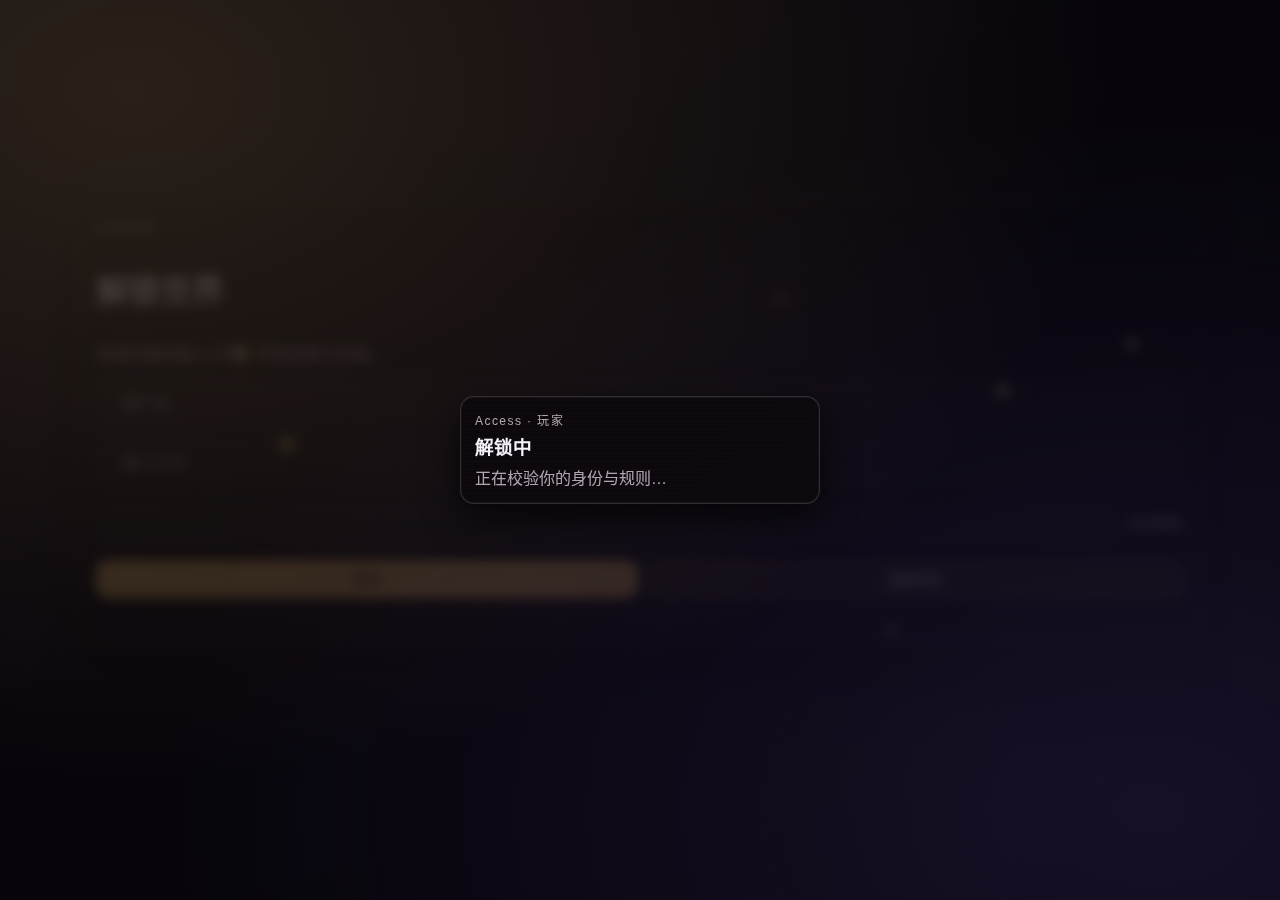
<file: public/index.html>
<!DOCTYPE html>
<html lang="zh-CN">
<head>
    <meta charset="UTF-8">
    <meta name="viewport" content="width=device-width, initial-scale=1.0, maximum-scale=1.0, viewport-fit=cover">
    <meta name="mobile-web-app-capable" content="yes">
    <meta name="apple-mobile-web-app-capable" content="yes">
    <meta name="apple-mobile-web-app-status-bar-style" content="black-translucent">
    <meta name="apple-mobile-web-app-title" content="Yuan">
    <meta name="theme-color" content="#0d080f">
    <meta name="format-detection" content="telephone=no">
    <title>Yuan · Shell</title>
    <link rel="apple-touch-icon" sizes="180x180" href="./assets/apple-touch-icon-180.png">
    <link rel="apple-touch-icon" href="./assets/apple-touch-icon.png">
    <link rel="stylesheet" href="../src/styles/style.css">
    <script src="../src/utils/orientation-lock.js" defer></script>
</head>
<body>
<div id="app-shell">
    <main id="app-root" aria-live="polite"></main>
    <nav id="tab-bar">
        <button data-route="#/home" class="tab-btn active">首页</button>
        <button data-route="#/messages" class="tab-btn">消息</button>
        <button data-route="#/roles" class="tab-btn">角色</button>
        <button data-route="#/settings" class="tab-btn">设置</button>
    </nav>
</div>
<script type="module" src="../src/shell/app.js"></script>
</body>
</html>
</file>
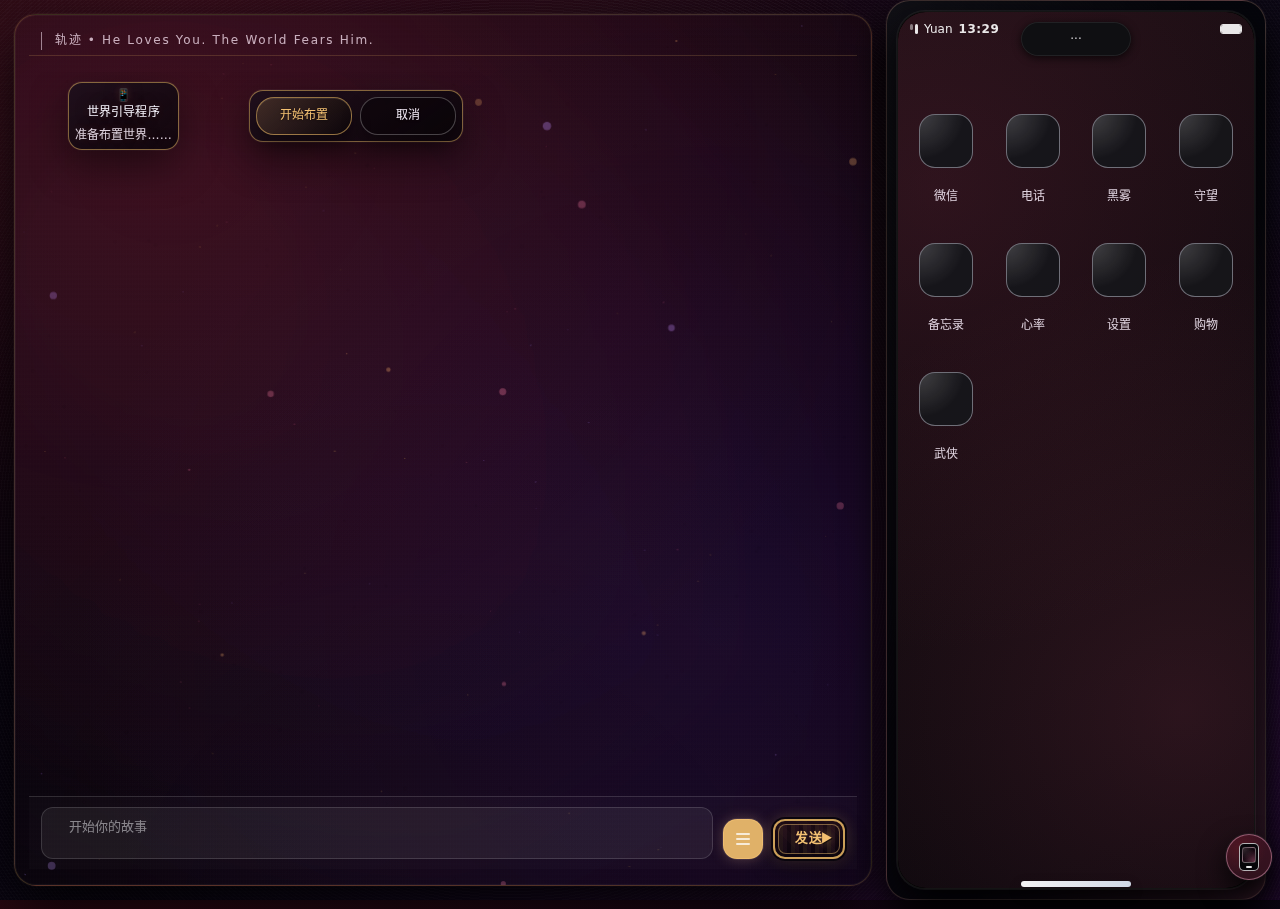
<file: story-embed.html>
<!DOCTYPE html>
<html lang="zh-CN">
<head>
    <meta charset="UTF-8">
    <meta name="viewport" content="width=device-width, initial-scale=1.0, maximum-scale=1.0, viewport-fit=cover, user-scalable=no">
    <meta name="mobile-web-app-capable" content="yes">
    <meta name="apple-mobile-web-app-capable" content="yes">
    <meta name="apple-mobile-web-app-status-bar-style" content="black-translucent">
    <meta name="apple-mobile-web-app-title" content="Yuan">
    <meta name="theme-color" content="#0d080f">
    <meta name="format-detection" content="telephone=no">
    <title>Yuan · Story Panel</title>
    <link rel="apple-touch-icon" sizes="180x180" href="./assets/apple-touch-icon-180.png">
    <link rel="apple-touch-icon" href="./assets/apple-touch-icon.png">
    <link rel="stylesheet" href="../src/styles/legacy-style.css">
    <script src="../src/utils/orientation-lock.js" defer></script>
    <style>
        @media (prefers-reduced-motion: reduce) {
            * { animation-duration: 0.001ms !important; animation-iteration-count: 1 !important; transition-duration: 0.001ms !important; }
        }
    </style>
</head>
<body>
<script>
    (function () {
        const params = new URLSearchParams(location.search);
        const hash = location.hash ? location.hash.replace(/^#/, "") : "";
        const slot = params.get("slot") || hash || "story";
        const role = params.get("role") || "";
        window.__YUAN_SLOT__ = slot;
        window.__SHELL_HOSTED__ = true;
        if (role) window.__YUAN_ROLE_NAME__ = role;
    })();
</script>
<div id="app">
    <section id="story-panel">
        <div id="story-fx-base" class="story-fx-layer"></div>
        <div id="story-fx-upper" class="story-fx-layer"></div>

        <div id="story-bubbles-layer" class="story-bubbles-layer">
            <header id="story-header">
                <div id="story-title-text" class="story-title"></div>
                <div class="story-subtitle">轨迹 • He Loves You. The World Fears Him.</div>
                <span id="role-restore-hint" class="story-restore-hint" aria-live="polite"></span>
            </header>
            <div id="character-sheet" class="character-sheet" aria-hidden="true">
                <div class="sheet-inner">
                    <button id="character-sheet-close" type="button">收合</button>
                    <h3>角色档案</h3>
                    <p>身影固定在城市的霓虹下，习惯以低沉的宣告和缓慢的呼吸控制一切。如同黑雾的代理人，记得每一次心跳、每一条规则。</p>
                    <p>喜好：靠近、降温、热牛奶、泡芙。<br>禁忌：被忽视、未经允许的逃离。</p>
                    <p>提示：若他说“别浪费时间”，代表剧情正在推进到更危险的阶段。</p>
                </div>
            </div>
            <main id="story-log"></main>
        </div>
        <footer id="story-input-row">
            <button id="input-collapse-btn" class="hidden">⌄</button>
            <textarea id="story-input" rows="2" placeholder="开始你的故事"></textarea>
            <div class="story-tools">
                <button id="story-tools-btn" class="story-tools-toggle" aria-label="更多工具">
                    <span class="tool-bar top"></span>
                    <span class="tool-bar middle"></span>
                    <span class="tool-bar bottom"></span>
                </button>
                <div id="story-tools-menu" class="story-tools-menu" aria-hidden="true">
                    <div class="menu-group menu-primary">
                        <div class="menu-head">常用操作</div>
                        <div class="menu-row">
                            <button id="story-tool-system">
                                <span class="icon-system"></span>
                                <span>System Prompt</span>
                            </button>
                        </div>
                        <div class="menu-row">
                            <div class="provider-control">
                                <span>Narrator Model</span>
                                <select id="narrator-model-select"></select>
                            </div>
                        </div>
                        <div class="menu-row">
                            <label class="text-size-control">
                                <span class="text-size-label">Text Size</span>
                                <input id="story-font-slider" type="range" min="12" max="18" value="13">
                                <span id="story-font-value">13px</span>
                            </label>
                        </div>
                    </div>
                    <div class="menu-divider" aria-hidden="true"></div>
                    <div class="menu-group menu-secondary">
                        <div class="menu-head">重启</div>
                        <div class="menu-row">
                            <button id="story-tool-restart">
                                <span class="icon-restart"></span>
                                <span>Restart</span>
                            </button>
                        </div>
                        <div class="menu-hint">Story / Phone / All</div>
                    </div>
                    <div class="menu-divider" aria-hidden="true"></div>
                    <div class="menu-group menu-tertiary">
                        <div class="menu-head">高级联动</div>
                        <div class="menu-row">
                            <button id="story-tool-new-window">
                                <span class="icon-window"></span>
                                <span>新建窗口</span>
                            </button>
                        </div>
                    </div>
                </div>
            </div>
            <button id="story-send" class="click-anim" >发送</button>
        </footer>
        <div id="restart-sheet" class="restart-sheet ui-modal-backdrop" aria-hidden="true">
            <div class="sheet-content ui-modal">
                <header class="ui-modal-header">
                    <p>重启范围</p>
                </header>
                <section class="ui-modal-body">
                    <button data-restart="story">重置剧情记忆</button>
                    <button data-restart="phone">重置手机数据</button>
                    <button data-restart="all">重置全部</button>
                </section>
                <footer class="ui-modal-footer">
                    <button data-restart="cancel" class="ghost">取消</button>
                </footer>
            </div>
        </div>
        <div id="story-edit-sheet" class="story-edit-sheet ui-modal-backdrop" aria-hidden="true">
            <div class="edit-panel ui-modal">
                <header class="ui-modal-header">
                    <p>编辑上一条输入</p>
                </header>
                <section class="ui-modal-body">
                    <textarea id="story-edit-input" rows="4" placeholder="在这里修改上一条发言…"></textarea>
                </section>
                <footer class="edit-actions ui-modal-footer">
                    <button id="story-edit-save" type="button">保存修改</button>
                    <button id="story-edit-cancel" type="button" class="ghost">取消</button>
                </footer>
            </div>
        </div>
    </section>
</div>

<!-- 右侧手机区域（PC 上固定，手机上以弹层方式出现） -->
<aside id="phone-layer">
    <div id="phone-shell" class="phone-pack">


            <div id="status-bar">
                <div class="sb-left">
                    <div class="signal"></div>          
                    <div class="carrier">Yuan</div>
                    <div id="sb-time">08:18</div>
                </div>
                <div class="sb-right">
                    <div class="battery">
                        <div class="battery-level" id="bat-level"></div>
                    </div>
                </div>
            </div>
            <div id="dynamic-island" class="collapsed">
                <div class="island-content">···</div>
                <div class="island-call" id="island-call" aria-hidden="true">
                    <div class="island-call-name" id="island-call-name">未知来电</div>
                    <div class="island-call-actions">
                        <button class="pixel-btn decline" data-call-action="decline">✕</button>
                        <button class="pixel-btn accept" data-call-action="accept">✓</button>
                    </div>
                </div>
                <div class="unlock-ring"></div>
                <div class="unlock-face">🙂</div>
                <div class="unlock-check">✅</div>
            </div>
            <div id="message-banner" aria-hidden="true">
                <div class="message-banner-title" id="message-banner-title"></div>
                <div class="message-banner-text" id="message-banner-text">···</div>
            </div>
        <div id="phone">


            <!-- 首页：图标 -->
            <div id="home-screen">
                <div class="app-icon" data-target="wechat-page">
                    <div class="icon"></div>
                    <p>微信</p>
                </div>
                <div class="app-icon" data-target="call-page">
                    <div class="icon"></div>
                    <p>电话</p>
                </div>
                <div class="app-icon" data-target="darkfog-page">
                    <div class="icon"></div>
                    <p>黑雾</p>
                </div>
                <div class="app-icon" data-target="watch-page">
                    <div class="icon"></div>
                    <p>守望</p>
                </div>
                <div class="app-icon" data-target="memo-page">
                    <div class="icon"></div>
                    <p>备忘录</p>
                </div>
                <div class="app-icon" data-target="heart-page">
                    <div class="icon"></div>
                    <p>心率</p>
                </div>
                <div class="app-icon" data-target="settings-page">
                    <div class="icon"></div>
                    <p>设置</p>
                </div>
                <div class="app-icon" data-target="shopping-page">
                    <div class="icon"></div>
                    <p>购物</p>
                </div>
                <div class="app-icon" data-target="mmo-page">
                    <div class="icon"></div>
                    <p>武侠</p>
                </div>
            </div>

            <!-- 微信页面 -->
            <div id="wechat-page" class="app-page" style="display:none;">
                <div class="page-header ui-page-header">
                    <button class="back-home">‹</button>
                    <span id="wechat-top">Wechat (3)</span>
                    <button id="contacts-add-btn" class="contact-add-btn" aria-label="添加好友">＋</button>
                    <div class="chat-window-head" id="chat-head-controls" style="display:none;">
                        <button id="chat-back" class="chat-head-btn" aria-label="返回">‹</button>
                        <div class="chat-head-info">
                            <span class="chat-title" id="chat-title"></span>
                            <span class="chat-status" id="chat-status-text"></span>
                            <span class="chat-unread-total" id="chat-unread-total" style="display:none;"></span>
                        </div>
                        <div class="chat-head-actions">
                            <button id="chat-menu-btn" class="chat-menu-btn chat-head-btn" aria-label="更多选项">⋯</button>
                            <div id="chat-head-menu" class="chat-head-menu" aria-hidden="true">
                                <button data-chat-menu="pin">置顶 / 取消</button>
                                <button data-chat-menu="block">拉黑 / 解除</button>
                            </div>
                        </div>
                    </div>
                </div>
                <div class="app-scroll wechat-body">
                    <div class="wechat-content">
                        <div class="wechat-panel" id="wechat-chats"></div>

                        <div class="wechat-panel wechat-moments-wrap" id="wechat-moments" style="display:none;">
                            <div class="moments-hero">
                                <div class="moments-notice-slot">
                                    <div id="moments-notice-rail" class="moments-notice-rail" style="display:none;"></div>
                                </div>
                                <div class="moments-cover"></div>
                                <div class="moments-avatar"></div>
                            </div>
                            <div class="moment-composer" id="moment-composer">
                                <textarea id="moment-composer-input" rows="2" placeholder="发一条朋友圈…"></textarea>
                                <div class="moment-composer-actions">
                                    <button id="moment-composer-send">发布</button>
                                </div>
                            </div>
                            <div class="moments-feed-inner" id="wechat-moments-feed"></div>
                            <div id="moments-notice-panel" class="moments-notice-panel" aria-hidden="true">
                                <div class="moments-notice-inner">
                                    <div class="notice-panel-head">
                                        <span>通知记录</span>
                                        <button id="moments-notice-close" aria-label="关闭">×</button>
                                    </div>
                                    <div class="moments-notice-list" id="moments-notice-list"></div>
                                </div>
                            </div>
                        </div>

                        <div class="wechat-panel" id="wechat-wallet" style="display:none;">
                            <div class="wallet-balance">
                                <div class="label">零钱</div>
                                <div class="value" id="wallet-balance-amt">¥ 2,180.00</div>
                                <div class="sub">最近到账：¥1314.00</div>
                            </div>
                            <div class="wallet-actions" id="wallet-actions"></div>
                        </div>

                        <div class="wechat-chat-window" id="wechat-chat-window" style="display:none;">
                            <div class="chat-window-log" id="wechat-chat-log"></div>
                            <div class="chat-window-input">
                                <button id="chat-actions-toggle" aria-label="更多功能">＋</button>
                                <input id="wechat-chat-input" placeholder="输入消息…" />
                                <button id="wechat-chat-send">发送</button>
                            </div>
                            <div class="chat-actions-panel" id="chat-actions-panel">
                                <div class="chat-actions-buttons" id="chat-actions-buttons">
                                    <button data-chataction="pay">转账</button>
                                    <button data-chataction="red">红包</button>
                                </div>
                                <div class="chat-action-form" id="chat-action-form">
                                    <div class="chat-action-display" id="chat-action-display">¥0.00</div>
                                    <div class="chat-action-keypad" id="chat-action-keypad"></div>
                                    <div class="chat-action-form-buttons">
                                        <button id="chat-action-confirm">确认</button>
                                        <button id="chat-action-cancel" type="button">取消</button>
                                    </div>
                                </div>
                            </div>
                        </div>
                    </div>

                    <div class="wechat-tabs wechat-bottom-tabs" id="wechat-bottom">
                        <button data-wtab="chats" class="active">聊天</button>
                        <button data-wtab="moments">朋友圈</button>
                        <button data-wtab="wallet">钱包</button>
                    </div>
                </div>

                <div id="chat-context-menu" class="chat-context-menu" aria-hidden="true">
                    <button data-context-action="recall">撤回消息</button>
                </div>
                <div id="add-friend-modal" class="modal" aria-hidden="true">
                    <div class="modal-content">
                        <h3>添加好友</h3>
                        <input id="add-friend-input" type="text" placeholder="输入名称">
                        <div class="modal-actions">
                            <button id="add-friend-confirm">发送请求</button>
                            <button id="add-friend-cancel" class="ghost">取消</button>
                        </div>
                    </div>
                </div>
                <div id="moment-delete-modal" class="modal" aria-hidden="true">
                    <div class="modal-content">
                        <h3>确认删除</h3>
                        <p>删除后将移除这条动态并同步到记忆中，是否继续？</p>
                        <div class="modal-actions">
                            <button id="moment-delete-confirm">确认删除</button>
                            <button id="moment-delete-cancel" class="ghost">取消</button>
                        </div>
                    </div>
                </div>
            </div>

            <!-- 电话页面 -->
            <div id="call-page" class="app-page" style="display:none;">
                <div class="page-header ui-page-header">
                    <button class="back-home">‹</button>
                </div>
                <div class="page-body app-scroll">
                    <div class="call-tabs">
                        <button data-ctab="history" class="active">通话记录</button>
                        <button data-ctab="contacts">联系人</button>
                        <button data-ctab="keypad">拨号</button>
                    </div>
                    <div class="call-panel" id="call-history"></div>
                    <div class="call-panel" id="call-contacts" style="display:none;"></div>
                    <div class="call-panel" id="call-keypad" style="display:none;">
                        <div class="dial-display" id="dial-display">输入号码…</div>
                        <div class="dial-grid" id="dial-grid"></div>
                        <button class="dial-call" id="dial-call">拨打</button>
                    </div>
                </div>
            </div>

            <!-- 黑雾页面 -->
            <div id="darkfog-page" class="app-page" style="display:none;">
                <div class="page-header ui-page-header">
                    <button class="back-home">‹</button>
                    <span>黑雾</span>
                </div>
                <div class="page-body">
                    <p>这里以后可以做黑雾调度、压迫感控制面板。</p>
                </div>
            </div>

            <!-- 守望页面 -->
            <div id="watch-page" class="app-page" style="display:none;">
                <div class="page-header ui-page-header">
                    <button class="back-home">‹</button>
                    <span>守望</span>
                </div>
                <div class="page-body">
                    <p>这里以后可以做定位、投影、痕迹记录。</p>
                </div>
            </div>

            <!-- 备忘录页面 -->
            <div id="memo-page" class="app-page" style="display:none;">
                <div class="page-header ui-page-header">
                    <button class="back-home">‹</button>
                    <span>备忘录</span>
                </div>
                <div class="app-scroll memo-body">
                    <div class="memo-controls">
                        <button id="memo-clear">清空</button>
                    </div>
                    <div class="memo-log" id="memo-log"></div>
                </div>
            </div>

            <!-- 心率页面 -->
            <div id="heart-page" class="app-page" style="display:none;">
                <div class="page-header ui-page-header">
                    <button class="back-home">‹</button>
                    <span>心率</span>
                </div>
                <div class="page-body">
                    <p>这里以后接你的心率小游戏。</p>
                </div>
            </div>

            <!-- 设置页面 -->
            <div id="settings-page" class="app-page" style="display:none;">
                <div class="page-header ui-page-header">
                    <button class="back-home">‹</button>
                </div>
                <div class="page-body app-scroll">
                    <div class="card-block">壁纸 · 默认</div>
                    <div class="card-block">AI 模型 · 待接入</div>
                    <div class="card-block">记忆清单 · 0 条</div>
                </div>
            </div>
            <!-- 购物页面 -->
            <div id="shopping-page" class="app-page" style="display:none;">
                <div class="page-header ui-page-header">
                    <button class="back-home">‹</button>
                    <span>购物</span>
                </div>
                <div class="page-body app-scroll">
                    <p>购物中心正在准备中……</p>
                    <p>可以在这里创建采购清单、查看推荐或兑换物资。</p>
                </div>
            </div>
            <!-- 武侠（MMO）页面 -->
            <div id="mmo-page" class="app-page" style="display:none;">
                <div class="mmo-shell" data-state="login">
                    <div class="mmo-login">
                        <h2 class="mmo-title">燕云·风起</h2>
                        <p class="mmo-sub">云间飞梭，敛藏刀光与风声。</p>
                        <button class="ui-btn ui-primary" data-act="mmo-enter">拂衣入局</button>
                    </div>
                    <div class="mmo-main" hidden>
                        <div class="mmo-bg">
                            <div class="mmo-bg-gradient"></div>
                            <canvas id="mmo-particles"></canvas>
                        </div>
                        <header class="mmo-topbar">
                            <div class="mmo-avatar" data-act="open-bag"><span id="mmo-avatar-initial">侠</span></div>
                            <div class="mmo-top-info">
                                <span class="mmo-currency" id="mmo-currency-main"></span>
                                <span class="mmo-currency" id="mmo-currency-treasure"></span>
                            </div>
                            <button class="mmo-close-btn ui-btn ui-ghost" data-act="mmo-close" hidden>×</button>
                            <button class="mmo-menu-btn ui-btn ui-ghost" data-act="toggle-menu">≡</button>
                        </header>
                        <aside class="mmo-menu" aria-hidden="true">
                            <button data-view="shop">商店</button>
                            <button data-view="tshop">天赏</button>
                            <button data-view="gacha">卡池</button>
                            <button data-view="recharge">充值</button>
                            <button data-view="leaderboard">排行榜</button>
                        </aside>
                        <main class="mmo-content app-scroll">
                            <section class="mmo-view mmo-home" data-view="home">
                                <div class="mmo-hero">
                                    <h3>风声入夜 · 云影入梦</h3>
                                    <p>燕云风骨与像素光影并存。此处不接入剧情与记忆，仅作江湖氛围小憩。</p>
                                    <div class="mmo-cta-row">
                                        <button class="ui-btn ui-primary" data-view-target="shop">前往商店</button>
                                        <button class="ui-btn ui-ghost" data-view-target="gacha">试试抽卡</button>
                                        <button class="ui-btn ui-ghost" data-view-target="leaderboard">看风华榜</button>
                                    </div>
                                    <div class="mmo-feature-grid">
                                        <div class="mmo-feature-card">
                                            <div class="feature-title">风华榜</div>
                                            <div class="feature-copy">前五名皆乘朱雀，金光映名。</div>
                                        </div>
                                        <div class="mmo-feature-card">
                                            <div class="feature-title">云间驿</div>
                                            <div class="feature-copy">灵玉、风华值与套装尽可随时查看。</div>
                                        </div>
                                    </div>
                                </div>
                            </section>

                            <section class="mmo-view mmo-shop" data-view="shop" hidden>
                                <div class="mmo-subhead">
                                    <span class="mmo-currency" id="mmo-currency-shop"></span>
                                    <span class="mmo-pity" id="mmo-score-shop"></span>
                                </div>
                                <div class="mmo-shop-body">
                                    <div class="mmo-shop-list" id="mmo-shop-list"></div>
                                    <div class="mmo-shop-detail" id="mmo-shop-detail">
                                        <div class="mmo-shop-placeholder">请选择套装</div>
                                    </div>
                                </div>
                            </section>

                            <section class="mmo-view mmo-tshop" data-view="tshop" hidden>
                                <div class="mmo-subhead">
                                    <span class="mmo-currency" id="mmo-tshop-balance"></span>
                                    <span class="mmo-pity" id="mmo-tshop-score"></span>
                                </div>
                                <div class="mmo-shop-body">
                                    <div class="mmo-shop-list" id="mmo-tshop-list"></div>
                                    <div class="mmo-shop-detail" id="mmo-tshop-detail">
                                        <div class="mmo-shop-placeholder">请选择天赏兑换物</div>
                                    </div>
                                </div>
                            </section>

                            <section class="mmo-view mmo-gacha" data-view="gacha" hidden>
                                <div class="mmo-subhead">
                                    <span class="mmo-currency" id="mmo-currency-gacha"></span>
                                    <span class="mmo-pity" id="mmo-pity">距保底：-- 抽</span>
                                </div>
                                <div class="mmo-gacha-bg">
                                    <div class="mmo-gacha-results" id="mmo-gacha-results"></div>
                                    <div class="mmo-gacha-actions">
                                        <button class="ui-btn ui-ghost" data-pulls="1">1 抽</button>
                                        <button class="ui-btn ui-primary" data-pulls="10">10 抽</button>
                                        <button class="ui-btn ui-ghost" data-pulls="50">50 抽</button>
                                    </div>
                                </div>
                            </section>

                            <section class="mmo-view mmo-recharge" data-view="recharge" hidden>
                                <div class="mmo-subhead">
                                    <span class="mmo-currency" id="mmo-currency-recharge"></span>
                                    <span class="mmo-wallet-tip">扣款来源：微信钱包</span>
                                </div>
                                <div class="mmo-recharge-cards" id="mmo-recharge-cards"></div>
                            </section>

                            <section class="mmo-view mmo-leader" data-view="leaderboard" hidden>
                                <div class="mmo-subhead">
                                    <span class="mmo-currency" id="mmo-currency-leader"></span>
                                    <span class="mmo-pity" id="mmo-score-rank"></span>
                                </div>
                                <div class="mmo-leader-list" id="mmo-leader-list"></div>
                                <div class="mmo-player-rank" id="mmo-player-rank"></div>
                            </section>

                            <section class="mmo-view mmo-bag" data-view="bag" hidden>
                                <div class="mmo-subhead">
                                    <span class="mmo-currency" id="mmo-currency-bag"></span>
                                    <span class="mmo-pity">背包</span>
                                </div>
                                <div class="mmo-bag-list" id="mmo-bag-list"></div>
                            </section>

                        </main>
                    </div>
                </div>
            </div>

        </div>
        <div id="red-envelope-overlay" class="ui-modal-backdrop" aria-hidden="true">
            <div class="red-envelope-card ui-modal">
                <header class="ui-modal-header">
                    <div class="red-envelope-title">红包</div>
                </header>
                <section class="ui-modal-body">
                    <div class="red-envelope-amount" id="red-envelope-amount">¥0.00</div>
                    <div class="red-envelope-note">点击领取即可拆开红包</div>
                </section>
                <footer class="ui-modal-footer">
                    <button id="red-envelope-confirm">领取</button>
                </footer>
            </div>
        </div>
        <div id="in-call-overlay" class="ui-modal-backdrop" aria-hidden="true">
            <div class="in-call-card ui-modal">
                <header class="ui-modal-header">
                    <div class="in-call-name" id="in-call-name"></div>
                </header>
                <section class="ui-modal-body">
                    <div class="in-call-status" id="in-call-status">来电中…</div>
                    <div class="in-call-timer" id="in-call-timer">00:00</div>
                    <div class="in-call-transcript" id="in-call-transcript"></div>
                </section>
                <footer class="ui-modal-footer">
                    <button id="in-call-end">挂断</button>
                </footer>
            </div>
        </div>
        <div id="home-bar"></div>
    </div>
</aside>

<!-- 悬浮手机按钮 -->
<button id="phone-toggle" aria-label="打开手机">
    <div class="pixel-phone">
        <div class="pixel-screen"></div>
    </div>
    <div id="phone-toggle-bubble">新消息</div>
</button>

<!-- 云朵简笔画预览（仅展示三种形状） -->
<div id="cloud-demo-layer" aria-hidden="true">
    <div class="cloud-demo cloud-a">
        <div class="lump big1"></div>
        <div class="lump big2"></div>
        <div class="lump big3"></div>
        <div class="lump small1"></div>
        <div class="lump small2"></div>
        <div class="lump small3"></div>
    </div>
    <div class="cloud-demo cloud-b">
        <div class="lump big1"></div>
        <div class="lump big2"></div>
        <div class="lump small1"></div>
    </div>
    <div class="cloud-demo cloud-c">
        <div class="lump big1"></div>
        <div class="lump small1"></div>
        <div class="lump small2"></div>
    </div>
</div>

<script type="module" src="../src/main.js"></script>
</body>
</html>
</file>
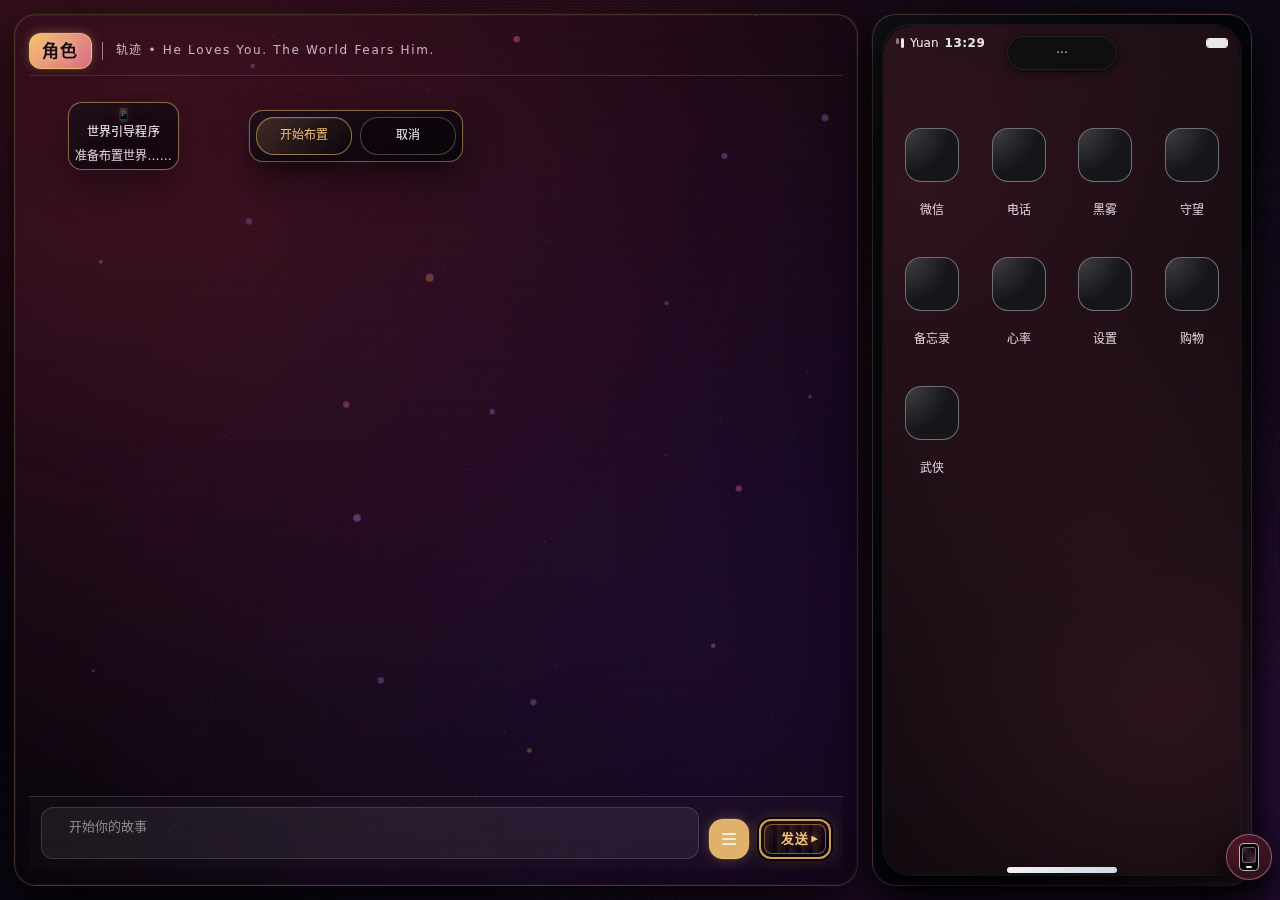
<file: public/legacy-chat.html>
<!DOCTYPE html>
<html lang="zh-CN">
<head>
    <meta charset="UTF-8">
    <meta name="viewport"
      content="width=device-width, initial-scale=1.0, maximum-scale=1.0, viewport-fit=cover, user-scalable=no">
    <meta name="mobile-web-app-capable" content="yes">
    <meta name="apple-mobile-web-app-capable" content="yes">
    <meta name="apple-mobile-web-app-status-bar-style" content="black-translucent">
    <meta name="apple-mobile-web-app-title" content="Yuan">
    <meta name="theme-color" content="#0d080f">
    <meta name="format-detection" content="telephone=no">
    <title>Yuan · Legacy Chat</title>
    <link rel="apple-touch-icon" sizes="180x180" href="./assets/apple-touch-icon-180.png">
    <link rel="apple-touch-icon" href="./assets/apple-touch-icon.png">
    <link rel="stylesheet" href="../src/styles/legacy-style.css">
    <script src="../src/utils/orientation-lock.js" defer></script>
</head>
<body>
<div id="app">
    <!-- 剧情主面板 -->
    <section id="story-panel">
        <div id="story-fx-base" class="story-fx-layer"></div>
        <div id="story-fx-upper" class="story-fx-layer"></div>

        <div id="story-bubbles-layer" class="story-bubbles-layer">
            <header id="story-header">
                <div id="story-title-text" class="story-title"></div>
                <div class="story-subtitle">轨迹 • He Loves You. The World Fears Him.</div>
                <span id="role-restore-hint" class="story-restore-hint" aria-live="polite"></span>
            </header>
            <div id="character-sheet" class="character-sheet" aria-hidden="true">
                <div class="sheet-inner">
                    <button id="character-sheet-close" type="button">收合</button>
                    <h3>角色档案</h3>
                    <p>身影固定在城市的霓虹下，习惯以低沉的宣告和缓慢的呼吸控制一切。如同黑雾的代理人，记得每一次心跳、每一条规则。</p>
                    <p>喜好：靠近、降温、热牛奶、泡芙。<br>禁忌：被忽视、未经允许的逃离。</p>
                    <p>提示：若他说“别浪费时间”，代表剧情正在推进到更危险的阶段。</p>
                </div>
            </div>
            <main id="story-log">
                <!-- 之后由 JS 填充对话气泡 -->
            </main>
        </div>
        <footer id="story-input-row">
            <button id="input-collapse-btn" class="hidden">⌄</button>
            <textarea id="story-input" rows="2" placeholder="开始你的故事"></textarea>
            <div class="story-tools">
                <button id="story-tools-btn" class="story-tools-toggle" aria-label="更多工具">
                    <span class="tool-bar top"></span>
                    <span class="tool-bar middle"></span>
                    <span class="tool-bar bottom"></span>
                </button>
                <div id="story-tools-menu" class="story-tools-menu" aria-hidden="true">
                    <div class="menu-group menu-primary">
                        <div class="menu-head">常用操作</div>
                        <div class="menu-row">
                            <button id="story-tool-system">
                                <span class="icon-system"></span>
                                <span>System Prompt</span>
                            </button>
                        </div>
                        <div class="menu-row">
                            <div class="provider-control">
                                <span>Narrator Model</span>
                                <select id="narrator-model-select"></select>
                            </div>
                        </div>
                        <div class="menu-row">
                            <label class="text-size-control">
                                <span class="text-size-label">Text Size</span>
                                <input id="story-font-slider" type="range" min="12" max="18" value="13">
                                <span id="story-font-value">13px</span>
                            </label>
                        </div>
                    </div>
                    <div class="menu-divider" aria-hidden="true"></div>
                    <div class="menu-group menu-secondary">
                        <div class="menu-head">重启</div>
                        <div class="menu-row">
                            <button id="story-tool-restart">
                                <span class="icon-restart"></span>
                                <span>Restart</span>
                            </button>
                        </div>
                        <div class="menu-hint">Story / Phone / All</div>
                    </div>
                    <div class="menu-divider" aria-hidden="true"></div>
                    <div class="menu-group menu-tertiary">
                        <div class="menu-head">高级联动</div>
                        <div class="menu-row">
                            <button id="story-tool-new-window">
                                <span class="icon-window"></span>
                                <span>新建窗口</span>
                            </button>
                        </div>
                        <div class="menu-row">
                            <label class="memory-limit-control">
                                <span class="memory-label">Long Memory</span>
                                <input id="long-memory-slider" type="range" min="1" max="12" value="3">
                                <span id="long-memory-value" class="memory-value">3</span>
                            </label>
                        </div>
                    </div>
                </div>
            </div>
            <button id="story-send" class="click-anim" >发送</button>
        </footer>
        <div id="restart-sheet" class="restart-sheet ui-modal-backdrop" aria-hidden="true">
            <div class="sheet-content ui-modal">
                <header class="ui-modal-header">
                    <p>重启范围</p>
                </header>
                <section class="ui-modal-body">
                    <button data-restart="story">重置剧情记忆</button>
                    <button data-restart="phone">重置手机数据</button>
                    <button data-restart="all">重置全部</button>
                </section>
                <footer class="ui-modal-footer">
                    <button data-restart="cancel" class="ghost">取消</button>
                </footer>
            </div>
        </div>
        <div id="story-edit-sheet" class="story-edit-sheet ui-modal-backdrop" aria-hidden="true">
            <div class="edit-panel ui-modal">
                <header class="ui-modal-header">
                    <p>编辑 AI 回复</p>
                </header>
                <section class="ui-modal-body">
                    <textarea id="story-edit-input" rows="4" placeholder="在这里修改这句回复…"></textarea>
                </section>
                <footer class="edit-actions ui-modal-footer">
                    <button id="story-edit-save" type="button">保存修改</button>
                    <button id="story-edit-cancel" type="button" class="ghost">取消</button>
                </footer>
            </div>
        </div>
    </section>

    <!-- 右侧手机区域（PC 上固定，手机上以弹层方式出现） -->
    <aside id="phone-layer">
        <div id="phone-shell" class="phone-pack">


                <div id="status-bar">
                    <div class="sb-left">
                        <div class="signal"></div>          
                        <div class="carrier">Yuan</div>
                        <div id="sb-time">08:18</div>   <!-- 时间放这里 -->
                    </div>
                    <div class="sb-right">
                        <div class="battery">
                            <div class="battery-level" id="bat-level"></div>
                        </div>
                    </div>
                </div>
                <div id="dynamic-island" class="collapsed">
                    <div class="island-content">···</div>
                    <div class="island-call" id="island-call" aria-hidden="true">
                        <div class="island-call-name" id="island-call-name">未知来电</div>
                        <div class="island-call-actions">
                            <button class="pixel-btn decline" data-call-action="decline">✕</button>
                            <button class="pixel-btn accept" data-call-action="accept">✓</button>
                        </div>
                    </div>
                    <div class="unlock-ring"></div>
                    <div class="unlock-face">🙂</div>
                    <div class="unlock-check">✅</div>
                </div>
                <div id="message-banner" aria-hidden="true">
                    <div class="message-banner-title" id="message-banner-title"></div>
                    <div class="message-banner-text" id="message-banner-text">···</div>
                </div>
            <div id="phone">


                <!-- 首页：图标 -->
                <div id="home-screen">
                    <div class="app-icon" data-target="wechat-page">
                        <div class="icon"></div>
                        <p>微信</p>
                    </div>
                    <div class="app-icon" data-target="call-page">
                        <div class="icon"></div>
                        <p>电话</p>
                    </div>
                    <div class="app-icon" data-target="darkfog-page">
                        <div class="icon"></div>
                        <p>黑雾</p>
                    </div>
                    <div class="app-icon" data-target="watch-page">
                        <div class="icon"></div>
                        <p>守望</p>
                    </div>
                    <div class="app-icon" data-target="memo-page">
                        <div class="icon"></div>
                        <p>备忘录</p>
                    </div>
                    <div class="app-icon" data-target="heart-page">
                        <div class="icon"></div>
                        <p>心率</p>
                    </div>
                    <div class="app-icon" data-target="settings-page">
                        <div class="icon"></div>
                        <p>设置</p>
                    </div>
                    <div class="app-icon" data-target="shopping-page">
                        <div class="icon"></div>
                        <p>购物</p>
                    </div>
                    <div class="app-icon" data-target="mmo-page">
                        <div class="icon"></div>
                        <p>武侠</p>
                    </div>
                </div>

                <!-- 微信页面 -->
                <div id="wechat-page" class="app-page" style="display:none;">
                    <div class="page-header ui-page-header">
                        <button class="back-home">‹</button>
                        <span id="wechat-top">Wechat (3)</span>
                        <button id="contacts-add-btn" class="contact-add-btn" aria-label="添加好友">＋</button>
                        <div class="chat-window-head" id="chat-head-controls" style="display:none;">
                            <button id="chat-back" class="chat-head-btn" aria-label="返回">‹</button>
                            <div class="chat-head-info">
                                <span class="chat-title" id="chat-title"></span>
                                <span class="chat-status" id="chat-status-text"></span>
                                <span class="chat-unread-total" id="chat-unread-total" style="display:none;"></span>
                            </div>
                            <div class="chat-head-actions">
                                <button id="chat-menu-btn" class="chat-menu-btn chat-head-btn" aria-label="更多选项">⋯</button>
                                <div id="chat-head-menu" class="chat-head-menu" aria-hidden="true">
                                    <button data-chat-menu="pin">置顶 / 取消</button>
                                    <button data-chat-menu="block">拉黑 / 解除</button>
                                </div>
                            </div>
                        </div>
                    </div>
                    <div class="app-scroll wechat-body">
                        <div class="wechat-content">
                            <div class="wechat-panel" id="wechat-chats"></div>

                            <div class="wechat-panel wechat-moments-wrap" id="wechat-moments" style="display:none;">
                                <div class="moments-hero">
                                    <div class="moments-notice-slot">
                                        <div id="moments-notice-rail" class="moments-notice-rail" style="display:none;"></div>
                                    </div>
                                    <div class="moments-cover"></div>
                                    <div class="moments-avatar"></div>
                                </div>
                                <div class="moment-composer" id="moment-composer">
                                    <textarea id="moment-composer-input" rows="2" placeholder="发一条朋友圈…"></textarea>
                                    <div class="moment-composer-actions">
                                        <button id="moment-composer-send">发布</button>
                                    </div>
                                </div>
                                <div class="moments-feed-inner" id="wechat-moments-feed"></div>
                                <div id="moments-notice-panel" class="moments-notice-panel" aria-hidden="true">
                                    <div class="moments-notice-inner">
                                        <div class="notice-panel-head">
                                            <span>通知记录</span>
                                            <button id="moments-notice-close" aria-label="关闭">×</button>
                                        </div>
                                        <div class="moments-notice-list" id="moments-notice-list"></div>
                                    </div>
                                </div>
                            </div>

                            <div class="wechat-panel" id="wechat-wallet" style="display:none;">
                                <div class="wallet-balance">
                                    <div class="label">零钱</div>
                                    <div class="value" id="wallet-balance-amt">¥ 2,180.00</div>
                                    <div class="sub">最近到账：¥1314.00</div>
                                </div>
                                <div class="wallet-actions" id="wallet-actions"></div>
                            </div>

                            <div class="wechat-chat-window" id="wechat-chat-window" style="display:none;">
                                <div class="chat-window-log" id="wechat-chat-log"></div>
                                <div class="chat-window-input">
                                    <button id="chat-actions-toggle" aria-label="更多功能">＋</button>
                                    <input id="wechat-chat-input" placeholder="输入消息…" />
                                    <button id="wechat-chat-send">发送</button>
                                </div>
                                <div class="chat-actions-panel" id="chat-actions-panel">
                                    <div class="chat-actions-buttons" id="chat-actions-buttons">
                                        <button data-chataction="pay">转账</button>
                                        <button data-chataction="red">红包</button>
                                    </div>
                                    <div class="chat-action-form" id="chat-action-form">
                                        <div class="chat-action-display" id="chat-action-display">¥0.00</div>
                                        <div class="chat-action-keypad" id="chat-action-keypad"></div>
                                        <div class="chat-action-form-buttons">
                                            <button id="chat-action-confirm">确认</button>
                                            <button id="chat-action-cancel" type="button">取消</button>
                                        </div>
                                    </div>
                                </div>
                            </div>
                        </div>

                        <div class="wechat-tabs wechat-bottom-tabs" id="wechat-bottom">
                            <button data-wtab="chats" class="active">聊天</button>
                            <button data-wtab="moments">朋友圈</button>
                            <button data-wtab="wallet">钱包</button>
                        </div>
                    </div>

                    <div id="chat-context-menu" class="chat-context-menu" aria-hidden="true">
                        <button data-context-action="recall">撤回消息</button>
                    </div>
                    <div id="add-friend-modal" class="modal" aria-hidden="true">
                        <div class="modal-content">
                            <h3>添加好友</h3>
                            <input id="add-friend-input" type="text" placeholder="输入名称">
                            <div class="modal-actions">
                                <button id="add-friend-confirm">发送请求</button>
                                <button id="add-friend-cancel" class="ghost">取消</button>
                            </div>
                        </div>
                    </div>
                    <div id="moment-delete-modal" class="modal" aria-hidden="true">
                        <div class="modal-content">
                            <h3>确认删除</h3>
                            <p>删除后将移除这条动态并同步到记忆中，是否继续？</p>
                            <div class="modal-actions">
                                <button id="moment-delete-confirm">确认删除</button>
                                <button id="moment-delete-cancel" class="ghost">取消</button>
                            </div>
                        </div>
                    </div>
                </div>

                <!-- 电话页面 -->
                <div id="call-page" class="app-page" style="display:none;">
                    <div class="page-header ui-page-header">
                        <button class="back-home">‹</button>
                    </div>
                    <div class="page-body app-scroll">
                        <div class="call-tabs">
                            <button data-ctab="history" class="active">通话记录</button>
                            <button data-ctab="contacts">联系人</button>
                            <button data-ctab="keypad">拨号</button>
                        </div>
                        <div class="call-panel" id="call-history"></div>
                        <div class="call-panel" id="call-contacts" style="display:none;"></div>
                        <div class="call-panel" id="call-keypad" style="display:none;">
                            <div class="dial-display" id="dial-display">输入号码…</div>
                            <div class="dial-grid" id="dial-grid"></div>
                            <button class="dial-call" id="dial-call">拨打</button>
                        </div>
                    </div>
                </div>

                <!-- 黑雾页面 -->
                <div id="darkfog-page" class="app-page" style="display:none;">
                    <div class="page-header ui-page-header">
                        <button class="back-home">‹</button>
                        <span>黑雾</span>
                    </div>
                    <div class="page-body">
                        <p>这里以后可以做黑雾调度、压迫感控制面板。</p>
                    </div>
                </div>

                <!-- 守望页面 -->
                <div id="watch-page" class="app-page" style="display:none;">
                    <div class="page-header ui-page-header">
                        <button class="back-home">‹</button>
                        <span>守望</span>
                    </div>
                    <div class="page-body">
                        <p>这里以后可以做定位、投影、痕迹记录。</p>
                    </div>
                </div>

                <!-- 备忘录页面 -->
                <div id="memo-page" class="app-page" style="display:none;">
                    <div class="page-header ui-page-header">
                        <button class="back-home">‹</button>
                        <span>备忘录</span>
                    </div>
                    <div class="app-scroll memo-body">
                        <div class="memo-controls">
                            <button id="memo-clear">清空</button>
                        </div>
                        <div class="memo-log" id="memo-log"></div>
                    </div>
                </div>

                <!-- 心率页面 -->
                <div id="heart-page" class="app-page" style="display:none;">
                    <div class="page-header ui-page-header">
                        <button class="back-home">‹</button>
                        <span>心率</span>
                    </div>
                    <div class="page-body">
                        <p>这里以后接你的心率小游戏。</p>
                    </div>
                </div>

                <!-- 设置页面 -->
            <div id="settings-page" class="app-page" style="display:none;">
                <div class="page-header ui-page-header">
                    <button class="back-home">‹</button>
                </div>
                <div class="page-body app-scroll">
                        <div class="card-block">壁纸 · 默认</div>
                        <div class="card-block">AI 模型 · 待接入</div>
                        <div class="card-block">记忆清单 · 0 条</div>
                    </div>
                </div>
                <!-- 购物页面 -->
                <div id="shopping-page" class="app-page" style="display:none;">
                    <div class="page-header ui-page-header">
                        <button class="back-home">‹</button>
                        <span>购物</span>
                    </div>
                    <div class="page-body app-scroll">
                        <p>购物中心正在准备中……</p>
                        <p>可以在这里创建采购清单、查看推荐或兑换物资。</p>
                    </div>
                </div>
                <!-- 武侠（MMO）页面 -->
            <div id="mmo-page" class="app-page" style="display:none;">
                <div class="mmo-shell" data-state="login">
                    <div class="mmo-login">
                        <h2 class="mmo-title">燕云十六声</h2>
                        <p class="mmo-sub">武侠像素世界 · 纯前端 Demo</p>
                        <button class="ui-btn ui-primary" data-act="mmo-enter">点击进入游戏</button>
                    </div>
                    <div class="mmo-main" hidden>
                        <div class="mmo-bg">
                            <div class="mmo-bg-gradient"></div>
                            <canvas id="mmo-particles"></canvas>
                        </div>
                        <header class="mmo-topbar">
                            <div class="mmo-avatar" data-act="open-bag"><span id="mmo-avatar-initial">侠</span></div>
                            <div class="mmo-top-info">
                                <span class="mmo-currency" id="mmo-currency-main"></span>
                                <span class="mmo-currency" id="mmo-currency-treasure"></span>
                            </div>
                            <button class="mmo-close-btn ui-btn ui-ghost" data-act="mmo-close" hidden>×</button>
                            <button class="mmo-menu-btn ui-btn ui-ghost" data-act="toggle-menu">≡</button>
                        </header>
                        <aside class="mmo-menu" aria-hidden="true">
                            <button data-view="shop">商店</button>
                            <button data-view="tshop">天赏</button>
                            <button data-view="gacha">卡池</button>
                            <button data-view="recharge">充值</button>
                            <button data-view="leaderboard">排行榜</button>
                        </aside>
                        <main class="mmo-content app-scroll">
                            <section class="mmo-view mmo-home" data-view="home">
                                <div class="mmo-hero">
                                    <h3>竹影弈 · 云间游</h3>
                                    <p>在像素竹林中游历，收集灵玉、套装与晶体。此为纯前端模拟 Demo，不接入剧情与记忆。</p>
                                    <div class="mmo-cta-row">
                                        <button class="ui-btn ui-primary" data-view-target="shop">前往商店</button>
                                        <button class="ui-btn ui-ghost" data-view-target="gacha">试试抽卡</button>
                                    </div>
                                </div>
                            </section>

                            <section class="mmo-view mmo-shop" data-view="shop" hidden>
                                <div class="mmo-subhead">
                                    <span class="mmo-currency" id="mmo-currency-shop"></span>
                                    <span class="mmo-pity" id="mmo-score-shop"></span>
                                </div>
                                <div class="mmo-shop-body">
                                    <div class="mmo-shop-list" id="mmo-shop-list"></div>
                                    <div class="mmo-shop-detail" id="mmo-shop-detail">
                                        <div class="mmo-shop-placeholder">请选择套装</div>
                                    </div>
                                </div>
                            </section>

                            <section class="mmo-view mmo-tshop" data-view="tshop" hidden>
                                <div class="mmo-subhead">
                                    <span class="mmo-currency" id="mmo-tshop-balance"></span>
                                    <span class="mmo-pity" id="mmo-tshop-score"></span>
                                </div>
                                <div class="mmo-shop-body">
                                    <div class="mmo-shop-list" id="mmo-tshop-list"></div>
                                    <div class="mmo-shop-detail" id="mmo-tshop-detail">
                                        <div class="mmo-shop-placeholder">请选择天赏兑换物</div>
                                    </div>
                                </div>
                            </section>

                            <section class="mmo-view mmo-gacha" data-view="gacha" hidden>
                                <div class="mmo-subhead">
                                    <span class="mmo-currency" id="mmo-currency-gacha"></span>
                                    <span class="mmo-pity" id="mmo-pity">距保底：-- 抽</span>
                                </div>
                                <div class="mmo-gacha-bg">
                                    <div class="mmo-gacha-results" id="mmo-gacha-results"></div>
                                    <div class="mmo-gacha-actions">
                                        <button class="ui-btn ui-ghost" data-pulls="1">1 抽</button>
                                        <button class="ui-btn ui-primary" data-pulls="10">10 抽</button>
                                        <button class="ui-btn ui-ghost" data-pulls="50">50 抽</button>
                                    </div>
                                </div>
                            </section>

                            <section class="mmo-view mmo-recharge" data-view="recharge" hidden>
                                <div class="mmo-subhead">
                                    <span class="mmo-currency" id="mmo-currency-recharge"></span>
                                    <span class="mmo-wallet-tip">扣款来源：微信钱包</span>
                                </div>
                                <div class="mmo-recharge-cards" id="mmo-recharge-cards"></div>
                            </section>

                            <section class="mmo-view mmo-leader" data-view="leaderboard" hidden>
                                <div class="mmo-subhead">
                                    <span class="mmo-currency" id="mmo-currency-leader"></span>
                                    <span class="mmo-pity" id="mmo-score-rank"></span>
                                </div>
                                <div class="mmo-leader-list" id="mmo-leader-list"></div>
                                <div class="mmo-player-rank" id="mmo-player-rank"></div>
                            </section>

                            <section class="mmo-view mmo-bag" data-view="bag" hidden>
                                <div class="mmo-subhead">
                                    <span class="mmo-currency" id="mmo-currency-bag"></span>
                                    <span class="mmo-pity">背包</span>
                                </div>
                                <div class="mmo-bag-list" id="mmo-bag-list"></div>
                            </section>

                        </main>
                    </div>
                </div>
            </div>

        </div>
            <div id="red-envelope-overlay" class="ui-modal-backdrop" aria-hidden="true">
                <div class="red-envelope-card ui-modal">
                    <header class="ui-modal-header">
                        <div class="red-envelope-title">红包</div>
                    </header>
                    <section class="ui-modal-body">
                        <div class="red-envelope-amount" id="red-envelope-amount">¥0.00</div>
                        <div class="red-envelope-note">点击领取即可拆开红包</div>
                    </section>
                    <footer class="ui-modal-footer">
                        <button id="red-envelope-confirm">领取</button>
                    </footer>
                </div>
            </div>
            <div id="in-call-overlay" class="ui-modal-backdrop" aria-hidden="true">
                <div class="in-call-card ui-modal">
                    <header class="ui-modal-header">
                        <div class="in-call-name" id="in-call-name"></div>
                    </header>
                    <section class="ui-modal-body">
                        <div class="in-call-status" id="in-call-status">来电中…</div>
                        <div class="in-call-timer" id="in-call-timer">00:00</div>
                        <div class="in-call-transcript" id="in-call-transcript"></div>
                    </section>
                    <footer class="ui-modal-footer">
                        <button id="in-call-end">挂断</button>
                    </footer>
                </div>
            </div>
            <div id="home-bar"></div>
        </div>
    </aside>
</div>

<!-- 悬浮手机按钮 -->
<button id="phone-toggle" aria-label="打开手机">
    <div class="pixel-phone">
        <div class="pixel-screen"></div>
    </div>
    <div id="phone-toggle-bubble">新消息</div>
</button>

<!-- 云朵简笔画预览（仅展示三种形状） -->
<div id="cloud-demo-layer" aria-hidden="true">
    <div class="cloud-demo cloud-a">
        <div class="lump big1"></div>
        <div class="lump big2"></div>
        <div class="lump big3"></div>
        <div class="lump small1"></div>
        <div class="lump small2"></div>
        <div class="lump small3"></div>
    </div>
    <div class="cloud-demo cloud-b">
        <div class="lump big1"></div>
        <div class="lump big2"></div>
        <div class="lump small1"></div>
    </div>
    <div class="cloud-demo cloud-c">
        <div class="lump big1"></div>
        <div class="lump small1"></div>
        <div class="lump small2"></div>
    </div>
</div>

<script type="module" src="../src/main.js"></script>
</body>
</html>
</file>
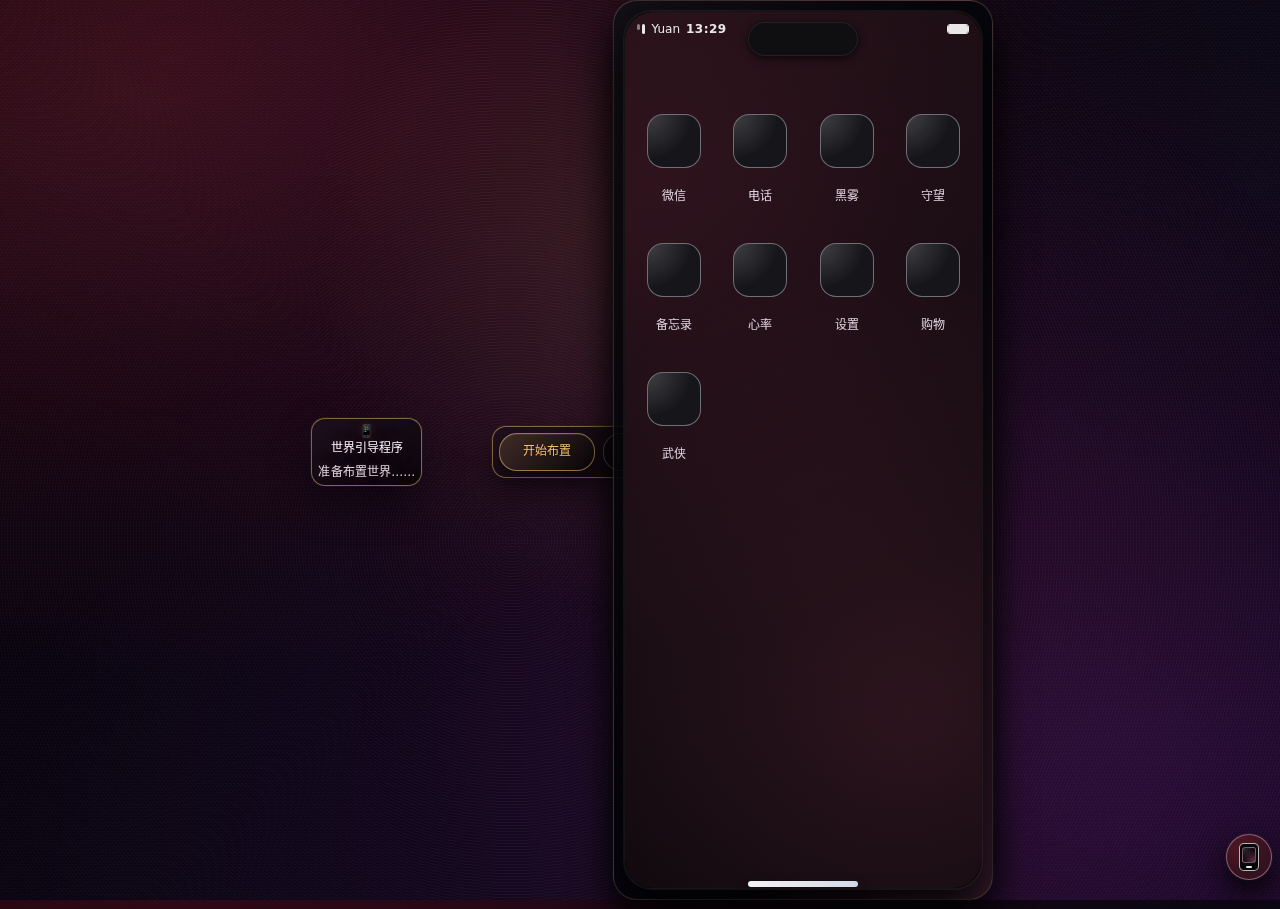
<file: public/phone-embed.html>
<!DOCTYPE html>
<html lang="zh-CN">
<head>
    <meta charset="UTF-8">
    <meta name="viewport" content="width=device-width, initial-scale=1.0, maximum-scale=1.0, viewport-fit=cover, user-scalable=no">
    <meta name="mobile-web-app-capable" content="yes">
    <meta name="apple-mobile-web-app-capable" content="yes">
    <meta name="apple-mobile-web-app-status-bar-style" content="black-translucent">
    <meta name="apple-mobile-web-app-title" content="Yuan">
    <meta name="theme-color" content="#0d080f">
    <meta name="format-detection" content="telephone=no">
    <title>Yuan · Phone Panel</title>
    <link rel="apple-touch-icon" sizes="180x180" href="./assets/apple-touch-icon-180.png">
    <link rel="apple-touch-icon" href="./assets/apple-touch-icon.png">
    <link rel="stylesheet" href="../src/styles/legacy-style.css">
    <script src="../src/utils/orientation-lock.js" defer></script>
    <style>
        body { overflow: hidden; }
        @media (prefers-reduced-motion: reduce) {
            * { animation-duration: 0.001ms !important; animation-iteration-count: 1 !important; transition-duration: 0.001ms !important; }
        }
    </style>
</head>
<body>
<script>
    (function () {
        const params = new URLSearchParams(location.search);
        const hash = location.hash ? location.hash.replace(/^#/, "") : "";
        const slot = params.get("slot") || hash || "phone";
        const role = params.get("role") || "";
        window.__YUAN_SLOT__ = slot;
        window.__SHELL_HOSTED__ = true;
        if (role) window.__YUAN_ROLE_NAME__ = role;
    })();
</script>

<aside id="phone-layer">
    <div id="phone-shell" class="phone-pack">
        <div id="status-bar">
            <div class="sb-left">
                <div class="signal"></div>
                <div class="carrier">Yuan</div>
                <div id="sb-time">08:18</div>
            </div>
            <div class="sb-right">
                <div class="battery">
                    <div class="battery-level" id="bat-level"></div>
                </div>
            </div>
        </div>
        <div id="dynamic-island" class="collapsed">
            <div class="island-content">···</div>
            <div class="island-call" id="island-call" aria-hidden="true">
                <div class="island-call-name" id="island-call-name">未知来电</div>
                <div class="island-call-actions">
                    <button class="pixel-btn decline" data-call-action="decline">✕</button>
                    <button class="pixel-btn accept" data-call-action="accept">✓</button>
                </div>
            </div>
            <div class="unlock-ring"></div>
            <div class="unlock-face">🙂</div>
            <div class="unlock-check">✅</div>
        </div>
        <div id="message-banner" aria-hidden="true">
            <div class="message-banner-title" id="message-banner-title"></div>
            <div class="message-banner-text" id="message-banner-text">···</div>
        </div>
        <div id="phone">
            <div id="home-screen">
                <div class="app-icon" data-target="wechat-page"><div class="icon"></div><p>微信</p></div>
                <div class="app-icon" data-target="call-page"><div class="icon"></div><p>电话</p></div>
                <div class="app-icon" data-target="darkfog-page"><div class="icon"></div><p>黑雾</p></div>
                <div class="app-icon" data-target="watch-page"><div class="icon"></div><p>守望</p></div>
                <div class="app-icon" data-target="memo-page"><div class="icon"></div><p>备忘录</p></div>
                <div class="app-icon" data-target="heart-page"><div class="icon"></div><p>心率</p></div>
                <div class="app-icon" data-target="settings-page"><div class="icon"></div><p>设置</p></div>
                <div class="app-icon" data-target="shopping-page"><div class="icon"></div><p>购物</p></div>
                <div class="app-icon" data-target="mmo-page"><div class="icon"></div><p>武侠</p></div>
            </div>

            <div id="wechat-page" class="app-page" style="display:none;">
                <div class="page-header">
                    <button class="back-home">‹</button>
                    <span id="wechat-top">Wechat (3)</span>
                    <button id="contacts-add-btn" class="contact-add-btn" aria-label="添加好友">＋</button>
                    <div class="chat-window-head" id="chat-head-controls" style="display:none;">
                        <button id="chat-back" class="chat-head-btn" aria-label="返回">‹</button>
                        <div class="chat-head-info">
                            <span class="chat-title" id="chat-title"></span>
                            <span class="chat-status" id="chat-status-text"></span>
                            <span class="chat-unread-total" id="chat-unread-total" style="display:none;"></span>
                        </div>
                        <div class="chat-head-actions">
                            <button id="chat-menu-btn" class="chat-menu-btn chat-head-btn" aria-label="更多选项">⋯</button>
                            <div id="chat-head-menu" class="chat-head-menu" aria-hidden="true">
                                <button data-chat-menu="pin">置顶 / 取消</button>
                                <button data-chat-menu="block">拉黑 / 解除</button>
                            </div>
                        </div>
                    </div>
                </div>
                <div class="app-scroll wechat-body">
                    <div class="wechat-content">
                        <div class="wechat-panel" id="wechat-chats"></div>
                        <div class="wechat-panel wechat-moments-wrap" id="wechat-moments" style="display:none;">
                            <div class="moments-hero">
                                <div class="moments-notice-slot">
                                    <div id="moments-notice-rail" class="moments-notice-rail" style="display:none;"></div>
                                </div>
                                <div class="moments-cover"></div>
                                <div class="moments-avatar"></div>
                            </div>
                            <div class="moment-composer" id="moment-composer">
                                <textarea id="moment-composer-input" rows="2" placeholder="发一条朋友圈…"></textarea>
                                <div class="moment-composer-actions">
                                    <button id="moment-composer-send">发布</button>
                                </div>
                            </div>
                            <div class="moments-feed-inner" id="wechat-moments-feed"></div>
                            <div id="moments-notice-panel" class="moments-notice-panel" aria-hidden="true">
                                <div class="moments-notice-inner">
                                    <div class="notice-panel-head">
                                        <span>通知记录</span>
                                        <button id="moments-notice-close" aria-label="关闭">×</button>
                                    </div>
                                    <div class="moments-notice-list" id="moments-notice-list"></div>
                                </div>
                            </div>
                        </div>
                        <div class="wechat-panel" id="wechat-wallet" style="display:none;">
                            <div class="wallet-balance">
                                <div class="label">零钱</div>
                                <div class="value" id="wallet-balance-amt">¥ 2,180.00</div>
                                <div class="sub">最近到账：¥1314.00</div>
                            </div>
                            <div class="wallet-actions" id="wallet-actions"></div>
                        </div>
                        <div class="wechat-chat-window" id="wechat-chat-window" style="display:none;">
                            <div class="chat-window-log" id="wechat-chat-log"></div>
                            <div class="chat-window-input">
                                <button id="chat-actions-toggle" aria-label="更多功能">＋</button>
                                <input id="wechat-chat-input" placeholder="输入消息…" />
                                <button id="wechat-chat-send">发送</button>
                            </div>
                            <div class="chat-actions-panel" id="chat-actions-panel">
                                <div class="chat-actions-buttons" id="chat-actions-buttons">
                                    <button data-chataction="pay">转账</button>
                                    <button data-chataction="red">红包</button>
                                </div>
                                <div class="chat-action-form" id="chat-action-form">
                                    <div class="chat-action-display" id="chat-action-display">¥0.00</div>
                                    <div class="chat-action-keypad" id="chat-action-keypad"></div>
                                    <div class="chat-action-form-buttons">
                                        <button id="chat-action-confirm">确认</button>
                                        <button id="chat-action-cancel" type="button">取消</button>
                                    </div>
                                </div>
                            </div>
                        </div>
                    </div>
                    <div class="wechat-tabs wechat-bottom-tabs" id="wechat-bottom">
                        <button data-wtab="chats" class="active">聊天</button>
                        <button data-wtab="moments">朋友圈</button>
                        <button data-wtab="wallet">钱包</button>
                    </div>
                </div>
                <div id="chat-context-menu" class="chat-context-menu" aria-hidden="true">
                    <button data-context-action="recall">撤回消息</button>
                </div>
                <div id="add-friend-modal" class="modal" aria-hidden="true">
                    <div class="modal-content">
                        <h3>添加好友</h3>
                        <input id="add-friend-input" type="text" placeholder="输入名称">
                        <div class="modal-actions">
                            <button id="add-friend-confirm">发送请求</button>
                            <button id="add-friend-cancel" class="ghost">取消</button>
                        </div>
                    </div>
                </div>
                <div id="moment-delete-modal" class="modal" aria-hidden="true">
                    <div class="modal-content">
                        <h3>确认删除</h3>
                        <p>删除后将移除这条动态并同步到记忆中，是否继续？</p>
                        <div class="modal-actions">
                            <button id="moment-delete-confirm">确认删除</button>
                            <button id="moment-delete-cancel" class="ghost">取消</button>
                        </div>
                    </div>
                </div>
            </div>

            <div id="call-page" class="app-page" style="display:none;">
                <div class="page-header">
                    <button class="back-home">‹</button>
                </div>
                <div class="page-body app-scroll">
                    <div class="call-tabs">
                        <button data-ctab="history" class="active">通话记录</button>
                        <button data-ctab="contacts">联系人</button>
                        <button data-ctab="keypad">拨号</button>
                    </div>
                    <div class="call-panel" id="call-history"></div>
                    <div class="call-panel" id="call-contacts" style="display:none;"></div>
                    <div class="call-panel" id="call-keypad" style="display:none;">
                        <div class="dial-display" id="dial-display">输入号码…</div>
                        <div class="dial-grid" id="dial-grid"></div>
                        <button class="dial-call" id="dial-call">拨打</button>
                    </div>
                </div>
            </div>

            <div id="darkfog-page" class="app-page" style="display:none;">
                <div class="page-header">
                    <button class="back-home">‹</button>
                    <span>黑雾</span>
                </div>
                <div class="page-body">
                    <p>这里以后可以做黑雾调度、压迫感控制面板。</p>
                </div>
            </div>

            <div id="watch-page" class="app-page" style="display:none;">
                <div class="page-header">
                    <button class="back-home">‹</button>
                    <span>守望</span>
                </div>
                <div class="page-body">
                    <p>这里以后可以做定位、投影、痕迹记录。</p>
                </div>
            </div>

            <div id="memo-page" class="app-page" style="display:none;">
                <div class="page-header">
                    <button class="back-home">‹</button>
                    <span>备忘录</span>
                </div>
                <div class="app-scroll memo-body">
                    <div class="memo-controls">
                        <button id="memo-clear">清空</button>
                    </div>
                    <div class="memo-log" id="memo-log"></div>
                </div>
            </div>

            <div id="heart-page" class="app-page" style="display:none;">
                <div class="page-header">
                    <button class="back-home">‹</button>
                    <span>心率</span>
                </div>
                <div class="page-body">
                    <p>这里以后接你的心率小游戏。</p>
                </div>
            </div>

            <div id="settings-page" class="app-page" style="display:none;">
                <div class="page-header">
                    <button class="back-home">‹</button>
                </div>
                <div class="page-body app-scroll">
                    <div class="card-block">壁纸 · 默认</div>
                    <div class="card-block">AI 模型 · 待接入</div>
                    <div class="card-block">记忆清单 · 0 条</div>
                </div>
            </div>

            <div id="shopping-page" class="app-page" style="display:none;">
                <div class="page-header">
                    <button class="back-home">‹</button>
                    <span>购物</span>
                </div>
                <div class="page-body app-scroll">
                    <p>购物中心正在准备中……</p>
                    <p>可以在这里创建采购清单、查看推荐或兑换物资。</p>
                </div>
            </div>

            <div id="mmo-page" class="app-page" style="display:none;">
                <div class="mmo-shell" data-state="login">
                    <div class="mmo-login">
                        <h2 class="mmo-title">燕云·风起</h2>
                        <p class="mmo-sub">云间飞梭，敛藏刀光与风声。</p>
                        <button class="ui-btn ui-primary" data-act="mmo-enter">拂衣入局</button>
                    </div>
                    <div class="mmo-main" hidden>
                        <div class="mmo-bg">
                            <div class="mmo-bg-gradient"></div>
                            <canvas id="mmo-particles"></canvas>
                        </div>
                        <header class="mmo-topbar">
                            <div class="mmo-avatar" data-act="open-bag"><span id="mmo-avatar-initial">侠</span></div>
                            <div class="mmo-top-info">
                                <span class="mmo-currency" id="mmo-currency-main"></span>
                                <span class="mmo-currency" id="mmo-currency-treasure"></span>
                            </div>
                            <button class="mmo-close-btn ui-btn ui-ghost" data-act="mmo-close" hidden>×</button>
                            <button class="mmo-menu-btn ui-btn ui-ghost" data-act="toggle-menu">≡</button>
                        </header>
                        <aside class="mmo-menu" aria-hidden="true">
                            <button data-view="shop">商店</button>
                            <button data-view="tshop">天赏</button>
                            <button data-view="gacha">卡池</button>
                            <button data-view="recharge">充值</button>
                            <button data-view="leaderboard">排行榜</button>
                        </aside>
                        <main class="mmo-content app-scroll">
                            <section class="mmo-view mmo-home" data-view="home">
                                <div class="mmo-hero">
                                    <h3>风声入夜 · 云影入梦</h3>
                                    <p>燕云风骨与像素光影并存。此处不接入剧情与记忆，仅作江湖氛围小憩。</p>
                                    <div class="mmo-cta-row">
                                        <button class="ui-btn ui-primary" data-view-target="shop">前往商店</button>
                                        <button class="ui-btn ui-ghost" data-view-target="gacha">试试抽卡</button>
                                        <button class="ui-btn ui-ghost" data-view-target="leaderboard">看风华榜</button>
                                    </div>
                                    <div class="mmo-feature-grid">
                                        <div class="mmo-feature-card">
                                            <div class="feature-title">风华榜</div>
                                            <div class="feature-copy">前五名皆乘朱雀，金光映名。</div>
                                        </div>
                                        <div class="mmo-feature-card">
                                            <div class="feature-title">云间驿</div>
                                            <div class="feature-copy">灵玉、风华值与套装尽可随时查看。</div>
                                        </div>
                                    </div>
                                </div>
                            </section>

                            <section class="mmo-view mmo-shop" data-view="shop" hidden>
                                <div class="mmo-subhead">
                                    <span class="mmo-currency" id="mmo-currency-shop"></span>
                                    <span class="mmo-pity" id="mmo-score-shop"></span>
                                </div>
                                <div class="mmo-shop-body">
                                    <div class="mmo-shop-list" id="mmo-shop-list"></div>
                                    <div class="mmo-shop-detail" id="mmo-shop-detail">
                                        <div class="mmo-shop-placeholder">请选择套装</div>
                                    </div>
                                </div>
                            </section>

                            <section class="mmo-view mmo-tshop" data-view="tshop" hidden>
                                <div class="mmo-subhead">
                                    <span class="mmo-currency" id="mmo-tshop-balance"></span>
                                    <span class="mmo-pity" id="mmo-tshop-score"></span>
                                </div>
                                <div class="mmo-shop-body">
                                    <div class="mmo-shop-list" id="mmo-tshop-list"></div>
                                    <div class="mmo-shop-detail" id="mmo-tshop-detail">
                                        <div class="mmo-shop-placeholder">请选择天赏兑换物</div>
                                    </div>
                                </div>
                            </section>

                            <section class="mmo-view mmo-gacha" data-view="gacha" hidden>
                                <div class="mmo-subhead">
                                    <span class="mmo-currency" id="mmo-currency-gacha"></span>
                                    <span class="mmo-pity" id="mmo-pity">距保底：-- 抽</span>
                                </div>
                                <div class="mmo-gacha-bg">
                                    <div class="mmo-gacha-results" id="mmo-gacha-results"></div>
                                    <div class="mmo-gacha-actions">
                                        <button class="ui-btn ui-ghost" data-pulls="1">1 抽</button>
                                        <button class="ui-btn ui-primary" data-pulls="10">10 抽</button>
                                        <button class="ui-btn ui-ghost" data-pulls="50">50 抽</button>
                                    </div>
                                </div>
                            </section>

                            <section class="mmo-view mmo-recharge" data-view="recharge" hidden>
                                <div class="mmo-subhead">
                                    <span class="mmo-currency" id="mmo-currency-recharge"></span>
                                    <span class="mmo-wallet-tip" aria-hidden="true" hidden></span>
                                </div>
                                <div class="mmo-recharge-cards" id="mmo-recharge-cards"></div>
                            </section>

                            <section class="mmo-view mmo-leader" data-view="leaderboard" hidden>
                                <div class="mmo-subhead">
                                    <span class="mmo-currency" id="mmo-currency-leader"></span>
                                    <span class="mmo-pity" id="mmo-score-rank"></span>
                                </div>
                                <div class="mmo-leader-list" id="mmo-leader-list"></div>
                                <div class="mmo-player-rank" id="mmo-player-rank"></div>
                            </section>

                            <section class="mmo-view mmo-bag" data-view="bag" hidden>
                                <div class="mmo-subhead">
                                    <span class="mmo-currency" id="mmo-currency-bag"></span>
                                    <span class="mmo-pity">背包</span>
                                </div>
                                <div class="mmo-bag-list" id="mmo-bag-list"></div>
                            </section>

                        </main>
                    </div>
                </div>
            </div>

        </div>
        <div id="red-envelope-overlay" aria-hidden="true">
            <div class="red-envelope-card">
                <div class="red-envelope-title">红包</div>
                <div class="red-envelope-amount" id="red-envelope-amount">¥0.00</div>
                <div class="red-envelope-note">点击领取即可拆开红包</div>
                <button id="red-envelope-confirm">领取</button>
            </div>
        </div>
        <div id="in-call-overlay" aria-hidden="true">
            <div class="in-call-card">
                <div class="in-call-name" id="in-call-name"></div>
                <div class="in-call-status" id="in-call-status">来电中…</div>
                <div class="in-call-timer" id="in-call-timer">00:00</div>
                <div class="in-call-transcript" id="in-call-transcript"></div>
                <button id="in-call-end">挂断</button>
            </div>
        </div>
        <div id="home-bar"></div>
    </div>
</aside>
<button id="phone-toggle" aria-label="打开手机">
    <div class="pixel-phone">
        <div class="pixel-screen"></div>
    </div>
    <div id="phone-toggle-bubble">新消息</div>
</button>

<div id="cloud-demo-layer" aria-hidden="true">
    <div class="cloud-demo cloud-a">
        <div class="lump big1"></div>
        <div class="lump big2"></div>
        <div class="lump big3"></div>
        <div class="lump small1"></div>
        <div class="lump small2"></div>
        <div class="lump small3"></div>
    </div>
    <div class="cloud-demo cloud-b">
        <div class="lump big1"></div>
        <div class="lump big2"></div>
        <div class="lump small1"></div>
    </div>
    <div class="cloud-demo cloud-c">
        <div class="lump big1"></div>
        <div class="lump small1"></div>
        <div class="lump small2"></div>
    </div>
</div>

<script type="module" src="../src/main.js"></script>
</body>
</html>
</file>
<file: src/styles/style.css>
@import url("../ui/tokens.css");
@import url("../ui/components/button.css");
@import url("../ui/components/input.css");
@import url("../ui/components/select.css");
@import url("../ui/components/bubble.css");
@import url("../ui/components/modal.css");
@import url("../ui/components/panel.css");
@import url("../ui/components/header.css");
@import url("../ui/components/chips.css");
@import url("../ui/components/scrollbar.css");
@import url("../ui/surfaces/home.css");
@import url("../shell/pages/chat-page.css");

/* UI Layer: 统一圆角/间距/边框/hover/disabled，禁止裸用原生 button/input/select。 */

:root {
    --accent: #b4ec7c;
    --accent-strong: #9cd56b;
    --accent-ghost: color-mix(in srgb, var(--accent) 18%, transparent);
    --text-main: #f7f1f9;
    --bg-base: #0b0f0c;
    --bg-glow-1: #a4ef9a;
    --bg-glow-2: #2f8f7b;
    --card-bg: rgba(255,255,255,0.03);
    --viewport-height: 100vh;
    --page-max-width: min(1180px, calc(100vw - env(safe-area-inset-left, 0px) - env(safe-area-inset-right, 0px) - 24px));
}

@supports (height: 100svh) {
    :root { --viewport-height: 100svh; }
}
@supports (height: 100dvh) {
    :root { --viewport-height: 100dvh; }
}

/* Global reset & shell layout */
* { box-sizing: border-box; }
html, body { margin: 0; padding: 0; height: 100%; }
body {
    font-family: "Inter", "PingFang SC", "Microsoft YaHei", sans-serif;
    background:
        radial-gradient(120% 140% at 18% 16%, color-mix(in srgb, var(--bg-glow-1) 26%, transparent), transparent 58%),
        radial-gradient(140% 140% at 84% 82%, color-mix(in srgb, var(--bg-glow-2) 34%, transparent), transparent 62%),
        linear-gradient(145deg, rgba(30,46,34,0.55), rgba(6,12,9,0.78)),
        var(--bg-base);
    color: var(--text-main);
    overflow: hidden;
}
body.chat-fullscreen {
    overflow: hidden;
}

body.orientation-blocked {
    overflow: hidden;
}
#orientation-lock {
    position: fixed;
    inset: 0;
    display: none;
    align-items: center;
    justify-content: center;
    padding: calc(24px + env(safe-area-inset-top, 0px)) calc(20px + env(safe-area-inset-right, 0px)) calc(24px + env(safe-area-inset-bottom, 0px)) calc(20px + env(safe-area-inset-left, 0px));
    background: rgba(8,4,12,0.9);
    backdrop-filter: blur(12px);
    -webkit-backdrop-filter: blur(12px);
    z-index: 3000;
    text-align: center;
    color: #f6eefa;
}
#orientation-lock.show {
    display: flex;
}
#orientation-lock .orientation-card {
    border: 1px solid rgba(246,195,106,0.45);
    border-radius: 18px;
    padding: 16px 18px;
    background:
        linear-gradient(135deg, rgba(246,195,106,0.12), rgba(0,0,0,0.5)),
        rgba(12,8,14,0.85);
    box-shadow: 0 18px 46px rgba(0,0,0,0.55), 0 0 0 1px rgba(255,255,255,0.08);
    max-width: 320px;
    width: 100%;
}
#orientation-lock .orientation-title {
    margin: 0 0 6px 0;
    letter-spacing: 0.08em;
    font-weight: 700;
}
#orientation-lock .orientation-copy {
    margin: 0;
    color: rgba(244,233,245,0.78);
    line-height: 1.5;
    font-size: 14px;
}
@media (min-width: 901px) {
    #orientation-lock { display: none !important; }
}
a { color: inherit; text-decoration: none; }
button {
    font: inherit;
    -webkit-user-select: none;
    user-select: none;
    white-space: nowrap;
}

/* Fallback: block bare UI by giving any unclassed controls the house style */
button:not(.ui-btn) {
    border: 1px solid color-mix(in srgb, var(--accent) 40%, transparent);
    border-radius: 12px;
    background: color-mix(in srgb, var(--accent) 14%, rgba(0,0,0,0.5));
    color: var(--text-main, #f7f1f9);
    padding: 8px 12px;
    box-shadow: 0 6px 14px rgba(0,0,0,0.26);
    cursor: pointer;
}
input:not(.ui-input-field),
textarea:not(.ui-input-field) {
    border: 1px solid color-mix(in srgb, var(--accent) 30%, transparent);
    border-radius: 12px;
    background: color-mix(in srgb, var(--card-bg, rgba(255,255,255,0.05)) 90%, #000 10%);
    color: var(--text-main, #f7f1f9);
    padding: 10px 12px;
    box-shadow: inset 0 0 0 1px rgba(255,255,255,0.06);
}
select {
    border: 1px solid color-mix(in srgb, var(--accent) 30%, transparent);
    border-radius: 12px;
    background: color-mix(in srgb, var(--card-bg, rgba(255,255,255,0.05)) 90%, #000 10%);
    color: var(--text-main, #f7f1f9);
    padding: 10px 12px;
}

:root {
    scrollbar-color: var(--ui-scroll-thumb, color-mix(in srgb, var(--accent) 40%, transparent)) var(--ui-scroll-track, rgba(255,255,255,0.04));
}
*::-webkit-scrollbar {
    width: 10px;
    height: 10px;
}
*::-webkit-scrollbar-thumb {
    background: var(--ui-scroll-thumb, color-mix(in srgb, var(--accent) 40%, transparent));
    border-radius: 12px;
}
*::-webkit-scrollbar-track {
    background: var(--ui-scroll-track, rgba(255,255,255,0.04));
}

body.theme-day {
    --text-main: #161018;
    --card-bg: rgba(255,255,255,0.92);
    background:
        linear-gradient(160deg, rgba(255,255,255,0.3), rgba(255,255,255,0.05)),
        radial-gradient(140% 140% at 16% 12%, color-mix(in srgb, var(--bg-glow-1) 32%, transparent), transparent 60%),
        radial-gradient(120% 120% at 80% 90%, color-mix(in srgb, var(--bg-glow-2) 30%, transparent), transparent 60%),
        var(--bg-base, #f6efe3);
    color: var(--text-main);
}
body.theme-day textarea,
body.theme-day input,
body.theme-day .home-rule-inner label textarea,
body.theme-day .home-dialog-panel textarea {
    color: #161018;
}
body.theme-day .home-rule-inner label textarea::placeholder,
body.theme-day .home-dialog-panel textarea::placeholder {
    color: rgba(22,16,24,0.55);
}
body.theme-day #tab-bar {
    background: rgba(255,255,255,0.72);
    border-top-color: rgba(0,0,0,0.06);
    box-shadow: 0 -10px 24px rgba(0,0,0,0.08);
}
body.theme-day #tab-bar .tab-btn.active {
    color: var(--accent);
    border-top-color: var(--accent);
}

#app-shell {
    height: var(--viewport-height);
    min-height: var(--viewport-height);
    display: grid;
    grid-template-rows: 1fr auto;
}
#app-shell.fullscreen {
    grid-template-rows: 1fr;
}
#app-root {
    padding: 16px;
    padding-top: max(8px, env(safe-area-inset-top, 0px));
    padding-left: calc(16px + env(safe-area-inset-left, 0px) / 2);
    padding-right: calc(16px + env(safe-area-inset-right, 0px) / 2);
    padding-bottom: 8px;
    height: calc(var(--viewport-height) - (56px + env(safe-area-inset-bottom)));
    overflow-y: auto;
    overflow-x: hidden;
    scrollbar-width: thin;
    scrollbar-color: var(--accent) rgba(255,255,255,0.08);
    scrollbar-gutter: stable both-edges;
}
#app-root.home-page,
#app-root.unlock-page {
    width: var(--page-max-width);
    max-width: 100%;
    margin: 0 auto;
    justify-self: center;
}
#app-root.unlock-page + #tab-bar {
    display: none;
}
#app-shell.fullscreen #app-root {
    padding: 0;
    height: var(--viewport-height);
    overflow: hidden;
}
#app-root::-webkit-scrollbar { width: 10px; }
#app-root::-webkit-scrollbar-track {
    background: rgba(255,255,255,0.05);
    border-radius: 10px;
}
#app-root::-webkit-scrollbar-thumb {
    background: linear-gradient(135deg, color-mix(in srgb, var(--accent) 60%, transparent), color-mix(in srgb, var(--bg-glow-2) 52%, transparent));
    border-radius: 10px;
    box-shadow: inset 0 0 0 1px rgba(0,0,0,0.25);
}
#app-root::-webkit-scrollbar-thumb:hover {
    background: linear-gradient(135deg, color-mix(in srgb, var(--accent) 76%, transparent), color-mix(in srgb, var(--bg-glow-2) 62%, transparent));
}

.save-toast {
    position: fixed;
    left: 50%;
    bottom: 28px;
    transform: translate(-50%, 20px);
    padding: 8px 14px;
    border-radius: 12px;
    background: rgba(0, 0, 0, 0.72);
    border: 1px solid rgba(255, 255, 255, 0.18);
    color: var(--text-main);
    font-size: 12px;
    letter-spacing: 0.04em;
    box-shadow: 0 12px 28px rgba(0, 0, 0, 0.35);
    opacity: 0;
    transition: transform 0.2s ease, opacity 0.2s ease;
    z-index: 1200;
}
.save-toast.ok {
    border-color: color-mix(in srgb, var(--accent) 70%, transparent);
    color: var(--accent);
}
.save-toast.fail {
    border-color: rgba(255, 120, 150, 0.65);
    color: #ff9cbc;
}
.save-toast.show {
    opacity: 1;
    transform: translate(-50%, 0);
}
.save-toast.hide {
    opacity: 0;
    transform: translate(-50%, 20px);
}
#tab-bar {
    position: fixed;
    inset: auto 0 0 0;
    height: calc(56px + env(safe-area-inset-bottom));
    padding-bottom: env(safe-area-inset-bottom);
    display: grid;
    grid-template-columns: repeat(4, 1fr);
    border-top: 0;
    background:
        linear-gradient(180deg, rgba(10,12,11,0.95), rgba(6,10,8,0.92)),
        radial-gradient(140% 90% at 50% -20%, color-mix(in srgb, var(--bg-glow-1) 22%, transparent), transparent 60%);
    backdrop-filter: blur(16px);
    -webkit-backdrop-filter: blur(16px);
    box-shadow:
        0 -1px 0 rgba(255,255,255,0.05),
        0 -12px 26px rgba(0,0,0,0.48);
    z-index: 15;
}
#app-shell.fullscreen #tab-bar {
    display: none;
}
#tab-bar .tab-btn {
    border: none;
    background: transparent;
    padding: 10px;
    color: rgba(244,233,245,0.82);
    cursor: pointer;
    position: relative;
}
#tab-bar .tab-btn::after {
    content: "";
    position: absolute;
    inset: auto 18% 6px 18%;
    height: 2px;
    border-radius: 999px;
    background: transparent;
    transition: all 0.2s ease;
    box-shadow: none;
}
#tab-bar .tab-btn.active {
    color: color-mix(in srgb, var(--accent) 88%, #ffe6b8);
    font-weight: 700;
}
#tab-bar .tab-btn.active::after {
    height: 3px;
    inset: auto 14% 6px 14%;
    background: linear-gradient(90deg, color-mix(in srgb, var(--accent) 80%, #f6c36a), color-mix(in srgb, var(--accent) 70%, #d9b673));
    box-shadow: 0 0 18px rgba(246,195,106,0.35), 0 0 1px rgba(255,255,255,0.4);
}

.primary {
    border-radius: 12px;
    border: 1px solid color-mix(in srgb, var(--accent) 60%, transparent);
    background: color-mix(in srgb, var(--accent) 16%, transparent);
    color: var(--accent);
    padding: 10px 14px;
    cursor: pointer;
    transition: transform 0.12s ease, box-shadow 0.18s ease;
}
.ghost {
    border-radius: 12px;
    border: 1px solid rgba(255,255,255,0.16);
    background: rgba(255,255,255,0.06);
    color: inherit;
    padding: 8px 12px;
    cursor: pointer;
    transition: transform 0.12s ease, box-shadow 0.18s ease;
}
.ghost-compact {
    padding: 6px 10px;
    font-size: 12px;
}
.primary:hover,
.ghost:hover {
    transform: translateY(-1px);
    box-shadow: 0 10px 20px rgba(0,0,0,0.25);
}
.primary:active,
.ghost:active {
    transform: translateY(1px);
}
.empty {
    color: rgba(244,233,245,0.6);
}

/* Call transcript fold */
.story-bubble .bubble-fold {
    width: min(90%, 520px);
    margin: 4px auto 12px;
    background:
        linear-gradient(135deg, rgba(246, 195, 106, 0.12), rgba(60, 16, 34, 0.35)),
        rgba(16, 8, 16, 0.72);
    border: 1px solid rgba(246, 195, 106, 0.26);
    border-radius: 14px;
    overflow: hidden;
    box-shadow:
        0 10px 26px rgba(0, 0, 0, 0.5),
        0 0 18px rgba(246, 195, 106, 0.12);
    position: relative;
}
.story-bubble .bubble-fold::before {
    content: "";
    position: absolute;
    inset: 0;
    background: radial-gradient(120% 120% at 30% 0%, rgba(255, 255, 255, 0.08), transparent 55%);
    pointer-events: none;
}
.story-bubble .bubble-fold .fold-head {
    display: flex;
    align-items: center;
    justify-content: space-between;
    gap: 8px;
    padding: 10px 12px;
    color: #fbe7cf;
    font-weight: 700;
    letter-spacing: 0.06em;
}
.story-bubble .bubble-fold .fold-title {
    display: inline-flex;
    align-items: center;
    gap: 6px;
    font-size: 13px;
    position: relative;
}
.story-bubble .bubble-fold .fold-title::before {
    content: "✉";
    font-size: 12px;
    opacity: 0.8;
}
.story-bubble .bubble-fold .fold-toggle {
    border: 1px solid rgba(246, 195, 106, 0.5);
    background: rgba(246, 195, 106, 0.12);
    color: #f6c36a;
    border-radius: 10px;
    padding: 6px 10px;
    font-size: 12px;
    cursor: pointer;
    transition: transform 0.12s ease, box-shadow 0.2s ease;
}
.story-bubble .bubble-fold .fold-toggle:hover {
    transform: translateY(-1px);
    box-shadow: 0 8px 16px rgba(0, 0, 0, 0.35);
}
.story-bubble .bubble-fold .fold-body {
    max-height: 0;
    overflow: hidden;
    padding: 0 12px;
    transition: max-height 0.25s ease, padding 0.2s ease;
    border-top: 1px dashed rgba(246, 195, 106, 0.28);
    background: rgba(8, 4, 10, 0.55);
}
.story-bubble .bubble-fold.open .fold-body {
    padding: 12px 14px 14px;
}
.story-bubble .bubble-fold .fold-body p {
    margin: 6px 0;
    color: #f5ecff;
    text-align: left;
}

/* Setup Assistant prompt */
.setup-overlay {
    position: fixed;
    inset: 0;
    background: rgba(0,0,0,0.55);
    backdrop-filter: blur(6px);
    -webkit-backdrop-filter: blur(6px);
    display: flex;
    align-items: center;
    justify-content: center;
    padding: 16px;
    z-index: 1200;
}
.setup-dialog {
    width: min(440px, 90vw);
    background:
        linear-gradient(135deg, rgba(246,195,106,0.1), rgba(60,16,34,0.28)),
        rgba(12,8,14,0.92);
    border: 1px solid rgba(246,195,106,0.35);
    border-radius: 16px;
    box-shadow: 0 18px 36px rgba(0,0,0,0.55);
    padding: 14px;
    display: grid;
    gap: 10px;
}
.setup-dialog h4 {
    margin: 0;
    font-size: 16px;
    letter-spacing: 0.06em;
}
.setup-dialog p {
    margin: 0;
    color: rgba(244,233,245,0.78);
    font-size: 13px;
}
.setup-dialog textarea,
.setup-dialog input {
    width: 100%;
    border-radius: 12px;
    border: 1px solid rgba(246,195,106,0.35);
    background: rgba(0,0,0,0.4);
    color: #f6eefa;
    padding: 10px;
    font: inherit;
    min-height: 80px;
    resize: vertical;
    box-shadow: inset 0 0 0 1px rgba(255,255,255,0.04);
}
.setup-dialog .dialog-actions {
    display: flex;
    justify-content: flex-end;
    gap: 8px;
}
.setup-dialog button {
    padding: 8px 12px;
    border-radius: 12px;
    border: 1px solid rgba(255,255,255,0.14);
    background: rgba(255,255,255,0.06);
    color: #f6eefa;
    cursor: pointer;
}
.setup-dialog button.primary {
    border-color: rgba(246,195,106,0.6);
    background: color-mix(in srgb, var(--accent) 18%, rgba(0,0,0,0.55));
    color: var(--accent);
}
.setup-dialog button:focus {
    outline: 2px solid color-mix(in srgb, var(--accent) 35%, transparent);
}

/* Initializer */
button.init-bubble-btn {
    position: absolute;
    left: 12px;
    bottom: 18px;
    z-index: 20;
    padding: 10px 14px;
    border-radius: 16px;
    border: 1px solid rgba(246,195,106,0.45);
    background:
        linear-gradient(135deg, rgba(246,195,106,0.16), rgba(0,0,0,0.4)),
        rgba(10,6,12,0.9);
    color: var(--accent);
    box-shadow: 0 12px 28px rgba(0,0,0,0.4), 0 0 0 1px rgba(255,255,255,0.05);
    cursor: pointer;
    display: inline-flex;
    align-items: center;
    gap: 8px;
    font: inherit;
    text-shadow: 0 1px 2px rgba(0,0,0,0.45);
}
button.init-bubble-btn::before {
    content: "◉";
    font-size: 12px;
    opacity: 0.85;
    animation: pulse 1.4s ease-in-out infinite;
}
button.init-bubble-btn:disabled {
    opacity: 0.7;
    cursor: not-allowed;
}
.initializer-overlay {
    position: fixed;
    inset: 0;
    width: 100vw;
    height: var(--viewport-height);
    min-height: var(--viewport-height);
    background: rgba(0,0,0,0.65);
    backdrop-filter: blur(10px);
    -webkit-backdrop-filter: blur(10px);
    display: flex;
    align-items: center;
    justify-content: center;
    padding: 24px;
    z-index: 2000;
}
.initializer-dialog {
    width: min(480px, 92vw);
    background:
        linear-gradient(140deg, rgba(255,255,255,0.05), rgba(0,0,0,0.35)),
        rgba(12,8,14,0.92);
    border: 1px solid rgba(246,195,106,0.4);
    border-radius: 16px;
    box-shadow: 0 18px 40px rgba(0,0,0,0.55);
    padding: 16px;
    display: grid;
    gap: 12px;
    backdrop-filter: blur(8px);
    -webkit-backdrop-filter: blur(8px);
    max-width: 520px;
    width: min(520px, 92vw);
    border: 1px solid rgba(246,195,106,0.5);
}
.initializer-dialog .init-anim {
    font-size: 14px;
    color: var(--accent);
    letter-spacing: 0.08em;
    display: flex;
    align-items: center;
    gap: 6px;
}
.initializer-dialog .init-icon {
    font-size: 18px;
}
.init-spinner {
    display: inline-flex;
    gap: 6px;
    align-items: center;
}
.init-spinner span {
    width: 8px;
    height: 8px;
    border-radius: 50%;
    background: var(--accent);
    opacity: 0.45;
    animation: initPulse 1.1s ease-in-out infinite;
}
.init-spinner span:nth-child(2) { animation-delay: 0.12s; }
.init-spinner span:nth-child(3) { animation-delay: 0.24s; }
@keyframes initPulse {
    0%, 100% { transform: translateY(0); opacity: 0.35; }
    50% { transform: translateY(-4px); opacity: 0.95; }
}
.initializer-dialog p {
    margin: 0;
    color: rgba(244,233,245,0.8);
    font: inherit;
}
.initializer-dialog .init-actions {
    display: flex;
    justify-content: flex-end;
    gap: 8px;
}
.initializer-overlay .initializer-dialog button {
    padding: 8px 12px;
    border-radius: 12px;
    border: 1px solid rgba(246,195,106,0.45);
    background:
        linear-gradient(135deg, rgba(246,195,106,0.16), rgba(0,0,0,0.35)),
        rgba(0,0,0,0.4);
    color: var(--accent);
    cursor: pointer;
    box-shadow: 0 10px 20px rgba(0,0,0,0.35);
    font: inherit;
    text-shadow: 0 1px 2px rgba(0,0,0,0.45);
}
.initializer-overlay .initializer-dialog button.primary {
    border-color: rgba(246,195,106,0.7);
    background:
        linear-gradient(135deg, rgba(246,195,106,0.22), rgba(0,0,0,0.2)),
        rgba(20,12,20,0.8);
    color: var(--accent);
}

.init-controls-floating {
    position: absolute;
    right: 16px;
    bottom: 18px;
    display: flex;
    gap: 8px;
    z-index: 19;
    pointer-events: none;
}
.init-controls-floating button {
    pointer-events: auto;
    padding: 8px 12px;
    border-radius: 12px;
    border: 1px solid rgba(255,255,255,0.16);
    background: rgba(0,0,0,0.35);
    color: #f6eefa;
    cursor: pointer;
    box-shadow: 0 10px 18px rgba(0,0,0,0.35);
    font: inherit;
    text-shadow: 0 1px 2px rgba(0,0,0,0.45);
}
.init-controls-floating button.primary {
    border-color: rgba(246,195,106,0.5);
    color: var(--accent);
    background:
        linear-gradient(135deg, rgba(246,195,106,0.16), rgba(0,0,0,0.35)),
        rgba(0,0,0,0.4);
}

/* Force themed buttons for initializer layers */
.initializer-overlay button,
.init-controls-floating button,
button.init-bubble-btn {
    background: linear-gradient(135deg, rgba(246,195,106,0.16), rgba(0,0,0,0.4)), rgba(10,6,12,0.9) !important;
    border: 1px solid rgba(246,195,106,0.55) !important;
    color: var(--accent) !important;
    border-radius: 14px !important;
    font: inherit !important;
}
.initializer-overlay button.ghost,
.init-controls-floating button.ghost {
    background: rgba(0,0,0,0.3) !important;
    border-color: rgba(255,255,255,0.25) !important;
    color: #f6eefa !important;
}
.initializer-dialog .init-message[data-tone="error"] { color: #ffbebe; }
.initializer-dialog .init-message[data-tone="success"] { color: #c6ffa1; }
.initializer-dialog .init-message[data-tone="info"] { color: rgba(244,233,245,0.8); }

/* Initializer bubbles embedded in story log */
.initializer-bubbles {
    display: grid;
    gap: 4px;
    margin: 6px;
    max-width: min(520px, calc(100vw - env(safe-area-inset-left, 0px) - env(safe-area-inset-right, 0px) - 4px));
    align-items: flex-start;
    margin-top: 10px;
    grid-template-columns: repeat(auto-fit, minmax(220px, 1fr));
}
.initializer-bubbles .bubble-init {
    width: min(520px, 100%);
    max-width: 100%;
    border: 1px solid rgba(246,195,106,0.5);
    background: linear-gradient(145deg, rgba(29,16,28,0.9), rgba(6,4,8,0.75));
    box-shadow: 0 16px 40px rgba(0,0,0,0.45), 0 0 0 1px rgba(255,255,255,0.05);
    padding: 0px 0px;
    border-radius: 14px;
}
.initializer-bubbles .bubble-init.status .bubble-main-text { display: grid; gap: 6px; }
.initializer-bubbles .bubble-init.actions .bubble-content { padding: 0px 0px; }
.initializer-bubbles .bubble-init .bubble-content {
    padding: 0px 0px;
}
.initializer-bubbles .bubble-init .init-actions {
    display: flex;
    gap: 8px;
    padding: 2px 0;
    flex-wrap: wrap;
    justify-content: center;
    width: 100%;
}
.initializer-bubbles .bubble-init .init-chip {
    display: inline-flex;
    justify-content: center;
    align-items: center;
    gap: 5px;
    background: linear-gradient(135deg, rgba(246,195,106,0.18), rgba(0,0,0,0.5));
    border: 1px solid rgba(246,195,106,0.65);
    color: var(--accent);
    box-shadow: inset 0 1px 0 rgba(255,255,255,0.08), 0 10px 18px rgba(0,0,0,0.4);
}
.initializer-bubbles .bubble-init .init-actions .init-chip {
    padding: 10px 14px;
    border-radius: 18px;
    border: 1px solid rgba(246,195,106,0.55);
    background: linear-gradient(135deg, rgba(246,195,106,0.16), rgba(0,0,0,0.45));
    color: var(--accent);
    cursor: pointer;
    font: inherit;
    text-shadow: 0 1px 2px rgba(0,0,0,0.35);
    box-shadow: inset 0 1px 0 rgba(255,255,255,0.08), 0 10px 18px rgba(0,0,0,0.4);
    min-width: 0;
    flex: 1 1 140px;
    max-width: 100%;
    white-space: normal;
    text-align: center;
}
.initializer-bubbles .bubble-init .init-actions .init-chip.ghost {
    border-color: rgba(255,255,255,0.25);
    background: rgba(0,0,0,0.35);
    color: #f6eefa;
    box-shadow: 0 10px 18px rgba(0,0,0,0.35);
}
.initializer-bubbles .bubble-init .init-message[data-tone="error"] { color: #ffbebe; }
.initializer-bubbles .bubble-init .init-message[data-tone="success"] { color: #c6ffa1; }
.initializer-bubbles .bubble-init .init-message[data-tone="info"] { color: rgba(244,233,245,0.9); }

@media (max-width: 640px) {
    .initializer-bubbles {
        grid-template-columns: 1fr;
        gap: 6px;
        max-width: min(520px, 94vw);
    }
    .initializer-bubbles .bubble-init {
        width: 100%;
        max-width: 100%;
    }
}

/* Wallet extras */

/* Home */
.home-page { display: grid; gap: 14px; position: relative; padding-top: 6px; }
.home-page > :not(.home-stars) { position: relative; z-index: 2; }
.home-stars {
    position: absolute;
    inset: 0;
    pointer-events: none;
    z-index: 1;
    opacity: 0.35;
    mix-blend-mode: screen;
}
.home-topbar {
    position: sticky;
    top: 0;
    z-index: 6;
    border: 1px solid rgba(255,255,255,0.08);
    border-radius: 16px;
    padding: 14px 16px;
    margin-bottom: 10px;
    background:
        linear-gradient(145deg, rgba(255,255,255,0.06), rgba(0,0,0,0.22)),
        radial-gradient(120% 120% at 12% 16%, color-mix(in srgb, var(--bg-glow-1) 18%, transparent), transparent 60%),
        radial-gradient(140% 120% at 82% 12%, color-mix(in srgb, var(--bg-glow-2) 18%, transparent), transparent 62%),
        rgba(12,18,12,0.82);
    backdrop-filter: blur(14px);
    -webkit-backdrop-filter: blur(14px);
    display: flex;
    align-items: center;
    justify-content: space-between;
    gap: 14px;
    box-shadow: 0 16px 40px rgba(0,0,0,0.55);
}
.home-topbar-left { display: grid; gap: 6px; }
.home-topbar h2 { margin: 0; letter-spacing: 0.08em; font-size: 28px; }
.home-topbar-status { color: rgba(244,233,245,0.76); font-size: 14px; }
.home-global-bar {
    display: flex;
    justify-content: space-between;
    align-items: center;
    gap: 10px;
    padding: 10px 12px;
    border-radius: 14px;
    border: 1px solid rgba(255,255,255,0.06);
    background:
        linear-gradient(145deg, rgba(255,255,255,0.04), rgba(0,0,0,0.18)),
        radial-gradient(140% 120% at 12% 40%, color-mix(in srgb, var(--bg-glow-1) 16%, transparent), transparent 62%),
        rgba(10,16,12,0.78);
}
.home-global-text { color: rgba(244,233,245,0.82); }
.home-global-actions { display: flex; gap: 8px; flex-wrap: wrap; }
.home-hero {
    padding: 18px;
    border: 1px solid rgba(255,255,255,0.08);
    border-radius: 18px;
    background:
        linear-gradient(160deg, rgba(255,255,255,0.05), rgba(0,0,0,0.28)),
        radial-gradient(140% 120% at 18% 18%, color-mix(in srgb, var(--bg-glow-1) 18%, transparent), transparent 60%),
        radial-gradient(120% 120% at 82% 22%, color-mix(in srgb, var(--bg-glow-2) 18%, transparent), transparent 62%),
        rgba(10,14,10,0.9);
    box-shadow: 0 18px 44px rgba(0,0,0,0.55);
    position: relative;
    overflow: visible;
}
.home-hero::after {
    content: "";
    position: absolute;
    inset: 6px;
    border-radius: 16px;
    background: linear-gradient(180deg, rgba(255,255,255,0.03), rgba(0,0,0,0.2));
    pointer-events: none;
}
.home-kicker { letter-spacing: 0.1em; color: rgba(244,233,245,0.6); margin: 0; }
.home-kicker,
.home-hero h1,
.home-sub { line-height: 1.4; }
.home-hero h1 { margin: 4px 0; letter-spacing: 0.08em; }
.home-title-row { display: flex; align-items: center; gap: 8px; flex-wrap: wrap; }
.home-badges { display: flex; gap: 6px; align-items: center; }
.home-sub { margin: 4px 0 10px 0; color: rgba(244,233,245,0.75); }
.home-actions { display: flex; gap: 8px; flex-wrap: wrap; }
.home-rules-preview { margin: 6px 0 0 0; color: rgba(244,233,245,0.65); }
.home-dialog { position: fixed; inset: 0; display: none; align-items: center; justify-content: center; z-index: 40; }
.home-dialog.show { display: flex; }
.home-dialog-mask { position: absolute; inset: 0; background: rgba(0,0,0,0.6); }
.home-dialog-panel {
    position: relative;
    width: min(520px, 92%);
    background: rgba(12,8,12,0.92);
    border: 1px solid rgba(255,255,255,0.16);
    border-radius: 16px;
    padding: 16px;
    box-shadow: 0 18px 50px rgba(0,0,0,0.6);
    display: grid;
    gap: 10px;
}
.home-dialog-label { display: grid; gap: 6px; color: rgba(244,233,245,0.9); }
.home-dialog-panel textarea,
.home-dialog-panel input,
.home-dialog-panel select {
    width: 100%;
    padding: 10px;
    border-radius: 14px;
    border: 1px solid rgba(255,255,255,0.2);
    background:
        linear-gradient(180deg, rgba(255,255,255,0.05), rgba(0,0,0,0.3)),
        rgba(0,0,0,0.32);
    color: #f4e9f5;
    box-shadow:
        inset 0 0 0 1px rgba(255,255,255,0.06),
        0 6px 14px rgba(0,0,0,0.35);
}
.home-dialog-panel select { cursor: pointer; }
.home-dialog-note { color: rgba(244,233,245,0.7); margin: 0; }
.home-dialog-actions { display: flex; gap: 8px; justify-content: flex-end; }
.home-rule-drawer {
    display: none;
    margin: 8px 0 12px;
}
.home-rule-drawer.show {
    display: block;
}
.home-rule-inner {
    border: 1px solid rgba(255,255,255,0.1);
    border-radius: 16px;
    padding: 14px;
    background:
        linear-gradient(140deg, rgba(255,255,255,0.04), rgba(0,0,0,0.28)),
        rgba(12,8,12,0.8);
    box-shadow: 0 14px 32px rgba(0,0,0,0.5);
    display: grid;
    gap: 10px;
}
.home-rule-inner label textarea,
.home-rule-inner label input,
.home-rule-inner label select {
    border: 1px solid rgba(246,195,106,0.25);
    border-radius: 12px;
    background:
        radial-gradient(120% 120% at 10% 10%, rgba(255,255,255,0.04), transparent 60%),
        rgba(0,0,0,0.35);
    box-shadow: inset 0 0 0 1px rgba(255,255,255,0.05);
    color: #f4e9f5;
}
.home-rule-inner label select { cursor: pointer; }
.home-rule-inner label textarea:focus,
.home-rule-inner label input:focus,
.home-rule-inner label select:focus {
    outline: 2px solid color-mix(in srgb, var(--accent) 40%, transparent);
    box-shadow:
        0 0 0 1px rgba(246,195,106,0.4),
        0 12px 26px rgba(0,0,0,0.4);
}
.home-rule-inner label textarea::placeholder {
    color: rgba(244,233,245,0.6);
    letter-spacing: 0.04em;
}
.home-dialog-panel select,
.home-rule-inner label select,
.role-detail-form select,
.persona-card select,
.character-sheet .card-form select {
    -webkit-appearance: none;
    -moz-appearance: none;
    appearance: none;
    padding-right: 44px;
    background-image:
        linear-gradient(45deg, transparent 50%, rgba(244,233,245,0.9) 50%),
        linear-gradient(135deg, rgba(244,233,245,0.9) 50%, transparent 50%),
        linear-gradient(90deg, rgba(255,255,255,0.08), rgba(255,255,255,0.08));
    background-position:
        right 16px center,
        right 10px center,
        right 34px center;
    background-size: 8px 8px, 8px 8px, 1px 60%;
    background-repeat: no-repeat;
}
.pill-select {
    border-color: color-mix(in srgb, var(--accent) 35%, transparent);
    background:
        linear-gradient(180deg, rgba(246,195,106,0.12), rgba(0,0,0,0.18)),
        rgba(0,0,0,0.2);
    box-shadow:
        inset 0 0 0 1px rgba(255,255,255,0.05),
        0 8px 18px rgba(0,0,0,0.35);
}
.pill-select:focus {
    border-color: color-mix(in srgb, var(--accent) 55%, transparent);
    box-shadow:
        0 0 0 1px rgba(246,195,106,0.45),
        0 12px 28px rgba(0,0,0,0.45);
}
.pill-select option {
    background: #0c0810;
    color: #f4e9f5;
}
.character-sheet .card-form textarea::-webkit-scrollbar,
.role-detail-form textarea::-webkit-scrollbar,
.home-rule-inner textarea::-webkit-scrollbar {
    width: 10px;
}
.character-sheet .card-form textarea::-webkit-scrollbar-thumb,
.role-detail-form textarea::-webkit-scrollbar-thumb,
.home-rule-inner textarea::-webkit-scrollbar-thumb {
    background: linear-gradient(135deg, rgba(246,195,106,0.5), rgba(90,110,180,0.4));
    border-radius: 10px;
}
.character-sheet .card-form textarea::-webkit-scrollbar-track,
.role-detail-form textarea::-webkit-scrollbar-track,
.home-rule-inner textarea::-webkit-scrollbar-track {
    background: rgba(255,255,255,0.06);
    border-radius: 10px;
}
.character-sheet .card-form textarea {
    scrollbar-width: none;
}
.character-sheet .card-form textarea::-webkit-scrollbar {
    width: 0;
    height: 0;
}
.character-sheet .sheet-body.ui-modal-body {
    overflow-x: hidden;
    scrollbar-width: thin;
    padding-right: 10px;
}
.character-sheet .sheet-body.ui-modal-body::-webkit-scrollbar {
    width: 8px;
    height: 8px;
}
.character-sheet .sheet-body.ui-modal-body::-webkit-scrollbar-thumb {
    background: color-mix(in srgb, var(--accent) 45%, transparent);
    border-radius: 999px;
}
.character-sheet .sheet-body.ui-modal-body::-webkit-scrollbar-track {
    background: transparent;
}
.character-sheet .sheet-body.ui-modal-body .sheet-grid {
    min-width: 0;
    width: 100%;
}
.character-sheet input[type="range"],
.role-detail-form input[type="range"],
.home-rule-inner input[type="range"],
.home-dialog-panel input[type="range"] {
    -webkit-appearance: none;
    appearance: none;
    width: 100%;
    height: 10px;
    border-radius: 999px;
    background: linear-gradient(90deg, color-mix(in srgb, var(--accent) 50%, transparent), rgba(255,255,255,0.08));
    outline: none;
}
.character-sheet input[type="range"]::-webkit-slider-thumb,
.role-detail-form input[type="range"]::-webkit-slider-thumb,
.home-rule-inner input[type="range"]::-webkit-slider-thumb,
.home-dialog-panel input[type="range"]::-webkit-slider-thumb {
    -webkit-appearance: none;
    appearance: none;
    width: 18px;
    height: 18px;
    border-radius: 50%;
    background: radial-gradient(circle at 30% 30%, rgba(255,255,255,0.8), rgba(246,195,106,0.9));
    box-shadow: 0 4px 10px rgba(0,0,0,0.35);
    border: 1px solid rgba(255,255,255,0.2);
}
.character-sheet input[type="range"]::-moz-range-thumb,
.role-detail-form input[type="range"]::-moz-range-thumb,
.home-rule-inner input[type="range"]::-moz-range-thumb,
.home-dialog-panel input[type="range"]::-moz-range-thumb {
    width: 18px;
    height: 18px;
    border-radius: 50%;
    background: radial-gradient(circle at 30% 30%, rgba(255,255,255,0.8), rgba(246,195,106,0.9));
    box-shadow: 0 4px 10px rgba(0,0,0,0.35);
    border: 1px solid rgba(255,255,255,0.2);
}
.home-rule-head {
    display: flex;
    align-items: center;
    justify-content: space-between;
    gap: 10px;
}
.home-rule-actions { display: flex; gap: 8px; flex-wrap: wrap; }
.home-gallery {
    border: 1px solid rgba(255,255,255,0.1);
    border-radius: 16px;
    padding: 14px;
    background:
        linear-gradient(135deg, rgba(255,255,255,0.04), rgba(0,0,0,0.32)),
        radial-gradient(150% 120% at 78% 18%, color-mix(in srgb, var(--bg-glow-2) 18%, transparent), transparent 60%),
        radial-gradient(140% 140% at 14% 82%, color-mix(in srgb, var(--bg-glow-1) 12%, transparent), transparent 58%),
        rgba(8,12,10,0.78);
    box-shadow: 0 18px 40px rgba(0,0,0,0.55);
    display: grid;
    gap: 12px;
}
.home-gallery-head { display: flex; align-items: center; justify-content: space-between; gap: 10px; flex-wrap: wrap; }
.home-masonry { column-count: 2; column-gap: 12px; }
@media (min-width: 880px) {
    .home-masonry { column-count: 3; }
}
.home-card {
    break-inside: avoid;
    margin-bottom: 12px;
    border: 1px solid rgba(255,255,255,0.12);
    border-radius: 14px;
    background: rgba(255,255,255,0.03);
    box-shadow: 0 12px 28px rgba(0,0,0,0.5);
    overflow: hidden;
    display: grid;
    gap: 10px;
}
.home-card-upload { position: relative; display: block; }
.home-card-upload input {
    position: absolute;
    inset: 0;
    opacity: 0;
    cursor: pointer;
}
.upload-frame {
    position: relative;
    width: 100%;
    aspect-ratio: 16 / 9;
    border-bottom: 1px solid rgba(255,255,255,0.08);
    background:
        linear-gradient(135deg, color-mix(in srgb, var(--accent) 24%, transparent), color-mix(in srgb, var(--bg-glow-2) 18%, transparent)),
        radial-gradient(140% 120% at 82% 82%, rgba(255,255,255,0.08), transparent 60%),
        rgba(10,14,12,0.78);
    display: flex;
    align-items: flex-end;
    padding: 12px;
    transition: transform 0.2s ease, box-shadow 0.2s ease;
}
.upload-frame::after {
    content: "";
    position: absolute;
    inset: 0;
    background: linear-gradient(180deg, rgba(0,0,0,0) 30%, rgba(0,0,0,0.48) 100%);
    pointer-events: none;
    opacity: 0.8;
}
.upload-frame[data-has-image="1"] {
    background-size: cover;
    background-position: center;
}
.upload-frame:hover {
    transform: translateY(-1px);
    box-shadow: 0 10px 24px rgba(0,0,0,0.38);
}
.upload-hint {
    position: relative;
    z-index: 1;
    background: rgba(0,0,0,0.45);
    border: 1px solid rgba(255,255,255,0.18);
    border-radius: 10px;
    padding: 6px 10px;
    font-size: 12px;
    letter-spacing: 0.08em;
    color: var(--accent);
}
.home-card-body { padding: 0 12px 12px; display: grid; gap: 6px; }
.home-card-name-row { display: flex; align-items: center; justify-content: space-between; gap: 8px; }
.home-card-name { font-weight: 700; letter-spacing: 0.04em; }
.home-card-tag {
    padding: 4px 8px;
    border-radius: 10px;
    font-size: 12px;
    border: 1px solid rgba(255,255,255,0.14);
    background: rgba(255,255,255,0.06);
    color: rgba(244,233,245,0.9);
}
.home-card-tag.is-placeholder {
    border-color: rgba(246,195,106,0.4);
    color: var(--accent);
    background: rgba(246,195,106,0.12);
}
.home-card-preview { margin: 0; color: rgba(244,233,245,0.72); line-height: 1.5; }

/* Messages */
.messages-page {
    display: grid;
    grid-template-rows: auto 1fr;
    gap: 10px;
    position: relative;
    min-height: calc(var(--viewport-height) - 56px);
    height: calc(var(--viewport-height) - 56px - env(safe-area-inset-bottom));
    overflow: hidden;
    padding-top: 0;
}
.msg-header {
    display: flex;
    justify-content: space-between;
    align-items: center;
    gap: 10px;
}
.msg-header h2 { margin: 0; letter-spacing: 0.08em; }
.msg-topbar {
    position: sticky;
    top: env(safe-area-inset-top, 0px);
    z-index: 12;
    display: grid;
    grid-template-columns: minmax(0, 1fr) minmax(260px, 520px) auto;
    align-items: center;
    gap: 12px;
    padding: 12px;
    min-height: 72px;
    height: 165px;
    border-radius: 14px;
    width: 100%;
    background:
        linear-gradient(145deg, rgba(0,0,0,0.3), rgba(0,0,0,0.4)),
        rgba(8,5,10,0.94);
    border: 1px solid rgba(255,255,255,0.1);
    box-shadow:
        0 18px 42px rgba(0,0,0,0.65),
        0 12px 18px rgba(0,0,0,0.4);
    position: relative;
    margin-bottom: 0;
}
.msg-top-left {
    display: flex;
    flex-direction: column;
    gap: 6px;
    min-width: 0;
    flex: 0 0 auto;
    flex-shrink: 0;
}
.msg-header h2 { white-space: nowrap; margin: 0; }
.msg-top-actions {
    justify-self: end;
    width: 100%;
    max-width: 520px;
    min-width: 220px;
    display: flex;
    align-items: center;
    gap: 10px;
}
.msg-title-row { margin-top: 4px; }
.msg-search {
    display: inline-flex;
    align-items: center;
    gap: 6px;
    padding: 5px 10px;
    border-radius: 14px;
    border: 1px solid rgba(255,255,255,0.14);
    background:
        linear-gradient(180deg, rgba(255,255,255,0.04), rgba(0,0,0,0.28)),
        rgba(0,0,0,0.28);
    min-width: 0;
    width: 100%;
}
.msg-count {
    justify-self: end;
    align-self: center;
    white-space: nowrap;
}
.messages-scroll {
    overflow-y: auto;
    overflow-x: hidden;
    -webkit-overflow-scrolling: touch;
    padding: 0 0 80px 0;
}
.msg-list { padding-top: 8px; }
@media (max-width: 900px) {
    .msg-topbar {
        grid-template-columns: 1fr;
        align-items: flex-start;
    }
    .msg-top-actions {
        max-width: none;
        min-width: 0;
        justify-self: stretch;
    }
    .msg-count {
        justify-self: start;
    }
}
.msg-kicker { margin: 0; letter-spacing: 0.12em; color: rgba(244,233,245,0.6); font-size: 12px; }
.msg-title-row { display: flex; align-items: center; gap: 10px; flex-wrap: wrap; }
.msg-title-row h2 { margin: 0; letter-spacing: 0.06em; }
.msg-count {
    padding: 4px 8px;
    border-radius: 8px;
    border: 1px solid rgba(255,255,255,0.14);
    background: rgba(255,255,255,0.06);
    font-size: 12px;
    color: rgba(244,233,245,0.85);
}
.msg-search input {
    border: none;
    background: transparent;
    color: inherit;
    width: 100%;
    outline: none;
}
.msg-search-icon { opacity: 0.7; }
.msg-list {
    display: grid;
    gap: 12px;
    grid-template-columns: repeat(auto-fit, minmax(260px, 1fr));
}
.msg-card,
.role-card {
    border: 1px solid rgba(255,255,255,0.12);
    border-radius: 14px;
    padding: 12px;
    background:
        linear-gradient(135deg, rgba(255,255,255,0.04), rgba(0,0,0,0.16)),
        radial-gradient(120% 120% at 16% 12%, color-mix(in srgb, var(--accent) 12%, transparent), transparent 65%),
        rgba(14,10,16,0.7);
    box-shadow: 0 12px 28px rgba(0,0,0,0.45);
    display: grid;
    gap: 8px;
    position: relative;
    overflow: hidden;
    min-height: 0;
    transition: transform 0.16s ease, box-shadow 0.2s ease, border-color 0.2s ease;
    max-height: 280px;
    align-self: start;
}
.msg-card::after,
.role-card::after {
    content: "";
    position: absolute;
    inset: 0;
    background: linear-gradient(180deg, rgba(255,255,255,0.02), rgba(0,0,0,0.4));
    pointer-events: none;
}
.home-card.pressed,
.msg-card.pressed,
.role-card.pressed,
.settings-card.pressed,
.upload-frame.pressed {
    transform: translateY(1px) scale(0.99);
    box-shadow: 0 10px 20px rgba(0,0,0,0.4);
}
.msg-card {
    cursor: pointer;
}
.msg-card:hover,
.role-card:hover {
    transform: translateY(-2px);
    border-color: color-mix(in srgb, var(--accent) 45%, transparent);
    box-shadow: 0 16px 36px rgba(0,0,0,0.45);
}
.msg-head {
    display: flex;
    justify-content: space-between;
    align-items: flex-start;
    gap: 8px;
    row-gap: 6px;
    flex-wrap: wrap;
    position: relative;
    z-index: 1;
}
.msg-role {
    font-weight: 700;
    display: flex;
    align-items: center;
    gap: 8px;
    flex-wrap: wrap;
    min-width: 0;
}
.msg-role-name { display: inline-flex; align-items: center; }
.msg-title-wrap {
    display: inline-flex;
    align-items: center;
    gap: 4px;
    min-width: 0;
}
.msg-title-display { max-width: 180px; overflow: hidden; text-overflow: ellipsis; white-space: nowrap; }
.msg-title {
    padding: 5px 9px;
    border-radius: 10px;
    font-size: 12px;
}
.msg-time {
    font-size: 12px;
    color: rgba(244,233,245,0.7);
}
.msg-preview-row {
    display: flex;
    align-items: flex-start;
    gap: 10px;
}
.msg-preview-row .msg-preview { flex: 1; min-width: 0; }
.msg-preview-row .msg-time { margin-left: auto; white-space: nowrap; }
.msg-head-actions { display: flex; gap: 6px; align-items: center; flex-wrap: wrap; justify-content: flex-end; }
.msg-turns {
    padding: 4px 8px;
    border-radius: 8px;
    border: 1px solid rgba(255,255,255,0.14);
    background: rgba(0,0,0,0.2);
    font-size: 12px;
    color: rgba(244,233,245,0.8);
}
.msg-title-input {
    padding: 5px 9px;
    border-radius: 10px;
    border: 1px solid rgba(255,255,255,0.16);
    background: rgba(0,0,0,0.3);
    color: #f4e9f5;
    min-width: 60px;
    width: auto;
    max-width: 200px;
}
.msg-preview {
    margin: 0;
    color: rgba(244,233,245,0.78);
    line-height: 1.5;
    position: relative;
    z-index: 1;
    display: -webkit-box;
    -webkit-line-clamp: 2;
    -webkit-box-orient: vertical;
    overflow: hidden;
}
.msg-actions { display: flex; gap: 8px; flex-wrap: wrap; }
.msg-card.hidden { display: none; }
.msg-back-top {
    position: fixed;
    right: 18px;
    bottom: calc(110px + env(safe-area-inset-bottom));
    padding: 10px 14px;
    border-radius: 12px;
    border: 1px solid color-mix(in srgb, var(--accent) 60%, transparent);
    background: rgba(0,0,0,0.65);
    color: var(--accent);
    box-shadow: 0 14px 30px rgba(0,0,0,0.5);
    cursor: pointer;
    opacity: 0;
    pointer-events: none;
    transition: opacity 0.2s ease, transform 0.2s ease;
}
.msg-confirm {
    position: fixed;
    inset: 0;
    display: none;
    align-items: center;
    justify-content: center;
    z-index: 50;
}
.msg-confirm.show { display: flex; }
.msg-confirm-mask {
    position: absolute;
    inset: 0;
    background: rgba(0,0,0,0.75);
}
.msg-confirm-panel {
    position: relative;
    width: min(400px, 90%);
    border-radius: 16px;
    background: rgba(14,10,16,0.9);
    border: 1px solid rgba(255,255,255,0.12);
    box-shadow: 0 18px 46px rgba(0,0,0,0.6);
    padding: 16px;
    display: grid;
    gap: 10px;
}
.msg-confirm-actions { display: flex; gap: 8px; justify-content: flex-end; }
.msg-back-top.show {
    opacity: 1;
    pointer-events: auto;
    transform: translateY(-2px);
}

/* Chat */
.chat-page {
    padding: 0;
    display: flex;
    flex-direction: column;
    gap: 0;
    height: var(--viewport-height);
    overflow: hidden;
}
.legacy-chat-shell {
    flex: 1;
    display: flex;
    flex-direction: column;
    gap: 0;
    position: relative;
    opacity: 0;
    transform: translateY(8px);
    transition: opacity 0.25s ease, transform 0.25s ease;
    will-change: opacity, transform;
    overflow: hidden;
}
.chat-single {
    flex: 1;
    display: flex;
    min-height: 0;
}
.legacy-chat-shell.chat-enter {
    opacity: 1;
    transform: translateY(0);
}
.legacy-chat-shell:not(.chat-enter) .legacy-chat-frame {
    pointer-events: none;
}
.chat-floating-head {
    position: absolute;
    top: 10px;
    left: 12px;
    transform: translateX(0);
    display: flex;
    justify-content: flex-start;
    width: auto;
    z-index: 4;
    pointer-events: auto;
    transition: transform 0.25s ease, opacity 0.25s ease;
    z-index: 20;
    overflow: visible;
}
.chat-floating-head::before {
    content: "";
    position: absolute;
    top: 0;
    bottom: 0;
    left: 100%;
    width: 30px;
    pointer-events: none;
}
.chat-head-main {
    display: inline-flex;
    align-items: center;
    gap: 10px;
    padding: 8px 12px;
    border-radius: 16px;
    background: rgba(0,0,0,0.28);
    border: 1px solid rgba(255,255,255,0.12);
    box-shadow: 0 14px 32px rgba(0,0,0,0.45);
    backdrop-filter: blur(10px);
    -webkit-backdrop-filter: blur(10px);
    pointer-events: auto;
}
.chat-floating-head.collapsed {
    transform: translate(calc(-100% - 16px), 0) scale(0.98);
    opacity: 1;
}
.chat-floating-head.collapsed::before {
    pointer-events: auto;
    display: flex;
    align-items: center;
    justify-content: flex-end;
    padding-right: 0px;
    color: var(--accent);
    font-weight: 700;
    letter-spacing: 0.06em;
    content: "<";
    background: linear-gradient(
        90deg,
        transparent 0%,
        transparent calc(100% - 20px),
        var(--accent) calc(100% - 10px),
        var(--accent) 100%
    );
    border-radius: 0 12px 12px 0;
}
.chat-floating-head.collapsed .chat-head-main {
    opacity: 1;
    cursor: pointer;
}
.chat-floating-head.collapsed .pill-text {
    opacity: 0;
    width: 0;
    overflow: hidden;
}
.chat-floating-head:hover,
.chat-floating-head:focus-within {
    transform: translate(0,0);
    opacity: 1;
}
.chat-head-divider {
    width: 1px;
    height: 28px;
    background: linear-gradient(180deg, rgba(255,255,255,0) 0%, rgba(255,255,255,0.4) 50%, rgba(255,255,255,0) 100%);
    opacity: 0.8;
}
.chat-head-subtitle {
    display: inline-flex;
    align-items: center;
    gap: 8px;
    color: rgba(244,233,245,0.82);
    font-size: 12px;
    letter-spacing: 0.08em;
    white-space: nowrap;
    max-width: min(320px, 42vw);
    overflow: hidden;
    text-overflow: ellipsis;
    pointer-events: none;
}
.chat-head-sub-label {
    padding: 3px 6px;
    border-radius: 8px;
    border: 1px solid rgba(246,195,106,0.4);
    background: rgba(246,195,106,0.12);
    color: var(--accent);
    font-size: 11px;
    letter-spacing: 0.06em;
}
.chat-head-sub-text {
    opacity: 0.9;
}
.chat-edge-strip {
    display: none;
}
.chat-head-pill {
    pointer-events: auto;
    display: inline-flex;
    align-items: center;
    gap: 8px;
    padding: 6px 10px;
    border: 1px solid rgba(255,255,255,0.14);
    border-radius: 14px;
    background: rgba(0,0,0,0.15);
    color: #f4e9f5;
    cursor: pointer;
    box-shadow: 0 6px 18px rgba(0,0,0,0.35);
    transition: border 0.18s ease, transform 0.18s ease, background 0.18s ease;
    white-space: nowrap;
    position: relative;
}
.chat-head-pill::after {
    content: "";
    position: absolute;
    top: -1px;
    bottom: -1px;
    left: 100%;
    width: 14px;
    background: rgba(0,0,0,0.15);
    border: 1px solid rgba(255,255,255,0.14);
    border-left: 0;
    border-radius: 0 14px 14px 0;
    box-shadow: 0 6px 18px rgba(0,0,0,0.35);
    opacity: 0;
    transition: opacity 0.25s ease;
    pointer-events: none;
}
.chat-floating-head.collapsed .chat-head-pill::after {
    opacity: 1;
    width: calc(14px + 1ch);
}
.chat-head-pill::before {
    content: "";
    position: absolute;
    left: 10px;
    width: 12px;
    height: 12px;
    border-radius: 50%;
    background: color-mix(in srgb, var(--accent) 70%, transparent);
    box-shadow: 0 0 0 2px rgba(0,0,0,0.35);
    opacity: 0;
    transition: opacity 0.18s ease;
}
.chat-floating-head.collapsed .chat-head-pill::before {
    opacity: 1;
}
.chat-head-pill:hover {
    border-color: rgba(255,200,150,0.5);
    background: rgba(255,255,255,0.08);
    transform: translateY(-1px);
}
.chat-head-pill .pill-text {
    display: flex;
    flex-direction: column;
    gap: 2px;
    align-items: center;
    white-space: nowrap;
}
.chat-head-pill .pill-role {
    font-weight: 700;
    font-size: 14px;
    position: relative;
    display: inline-flex;
    align-items: center;
    justify-content: center;
    min-width: 3ch;
    padding: 0 2px;
}
.chat-head-pill .pill-role-text {
    display: inline-flex;
    align-items: center;
    justify-content: center;
    width: 100%;
    min-width: 2ch;
    white-space: nowrap;
    text-align: center;
    transition: opacity 0.15s ease;
}
.chat-head-pill .pill-role-exit {
    position: absolute;
    inset: 0;
    display: inline-flex;
    align-items: center;
    justify-content: center;
    width: 100%;
    min-width: 3ch;
    padding: 0 2px;
    text-align: center;
    opacity: 0;
    transition: opacity 0.15s ease;
}
.chat-head-pill:hover .pill-role-text,
.chat-head-pill:focus-visible .pill-role-text,
.chat-head-pill.show-exit .pill-role-text {
    opacity: 0;
}
.chat-head-pill:hover .pill-role-exit,
.chat-head-pill:focus-visible .pill-role-exit,
.chat-head-pill.show-exit .pill-role-exit {
    opacity: 1;
}
.legacy-chat-frame {
    flex: 1;
    width: 100%;
    border: none;
    border-radius: 0;
    background: #05010a;
    min-height: 0;
    height: 100%;
    opacity: 0;
    visibility: hidden;
    transition: opacity 0.28s ease, visibility 0s linear 0.28s;
}
.legacy-chat-frame.is-ready {
    opacity: 1;
    visibility: visible;
    transition: opacity 0.28s ease;
}


/* Roles */
.roles-page {
    display: grid;
    gap: 12px;
    padding: 12px 6px calc(12px + env(safe-area-inset-bottom));
    border-radius: 14px;
    background: linear-gradient(145deg, rgba(255,255,255,0.02), rgba(0,0,0,0.25));
    border: 1px solid rgba(255,255,255,0.05);
    max-height: none;
    overflow: visible;
    scrollbar-width: none;
}
.roles-page::-webkit-scrollbar { display: none; }
.roles-head {
    display: flex;
    align-items: flex-start;
    justify-content: space-between;
    gap: 10px;
    flex-wrap: wrap;
    position: sticky;
    top: env(safe-area-inset-top, 0px);
    padding: 6px 6px 8px;
    min-height: 72px;
    height: 90px;
    background:
        linear-gradient(180deg, rgba(0,0,0,0.55), rgba(0,0,0,0.4)),
        rgba(8,5,10,0.94);
    border-bottom: 1px solid rgba(255,255,255,0.12);
    z-index: 6;
    margin-bottom: 10px;
}
.roles-kicker { letter-spacing: 0.08em; color: rgba(244,233,245,0.65); margin: 0; text-transform: uppercase; font-size: 12px; }
.role-list { display: grid; gap: 10px; grid-template-columns: repeat(auto-fit, minmax(260px, 1fr)); }
.role-card { cursor: pointer; }
.role-head { display: flex; justify-content: space-between; gap: 8px; align-items: flex-start; flex-wrap: wrap; row-gap: 6px; }
.role-head-text { display: flex; flex-direction: column; gap: 2px; min-width: 0; }
.role-name { font-weight: 700; }
.role-meta { margin: 2px 0 0 0; color: rgba(244,233,245,0.6); font-size: 13px; }
.role-bio {
    margin: 0;
    color: rgba(244,233,245,0.78);
    line-height: 1.5;
    display: -webkit-box;
    -webkit-line-clamp: 4;
    -webkit-box-orient: vertical;
    overflow: hidden;
}
.role-actions { display: flex; gap: 6px; flex-wrap: wrap; justify-content: flex-end; }
.role-actions button:disabled { opacity: 0.5; cursor: not-allowed; }
.role-confirm { position: fixed; inset: 0; display: none; align-items: center; justify-content: center; z-index: 30; }
.role-confirm.show { display: flex; }
.role-confirm-mask { position: absolute; inset: 0; background: rgba(0,0,0,0.7); }
.role-confirm-panel { position: relative; width: min(420px, 90%); background: rgba(12,8,12,0.94); border: 1px solid rgba(255,255,255,0.16); border-radius: 16px; padding: 14px; box-shadow: 0 18px 40px rgba(0,0,0,0.6); display: grid; gap: 10px; }
.role-confirm-actions { display: flex; gap: 8px; justify-content: flex-end; }
.role-detail-page { display: grid; gap: 10px; justify-items: center; padding: 4px 6px 12px; }
.role-detail-form {
    max-width: min(1180px, calc(100vw - 14px));
    width: 100%;
    display: grid;
    gap: 12px;
    border: 1px solid rgba(255,255,255,0.08);
    border-radius: 16px;
    padding: clamp(12px, 2vw, 18px);
    padding-bottom: 90px;
    background:
        linear-gradient(145deg, rgba(255,255,255,0.04), rgba(0,0,0,0.28)),
        rgba(14,10,16,0.82);
    box-shadow: 0 14px 36px rgba(0,0,0,0.5);
}
.role-detail-shell { display: grid; gap: 12px; }
.role-detail-head {
    display: flex;
    align-items: flex-start;
    gap: 10px;
    justify-content: flex-start;
    position: sticky;
    top: env(safe-area-inset-top, 0px);
    padding: 8px 6px;
    border-radius: 14px;
    background:
        linear-gradient(180deg, rgba(0,0,0,0.45), rgba(0,0,0,0.2)),
        rgba(10,6,12,0.65);
    backdrop-filter: blur(12px);
    -webkit-backdrop-filter: blur(12px);
    z-index: 6;
    margin-bottom: 10px;
}
.role-detail-sub { margin: 4px 0 0; color: rgba(244,233,245,0.7); }
.role-detail-grid {
    display: grid;
    gap: 12px;
    grid-template-columns: repeat(auto-fit, minmax(280px, 1fr));
}
.role-detail-form .role-card {
    cursor: default;
    border: 1px solid rgba(255,255,255,0.08);
    border-radius: 16px;
    padding: 12px;
    background:
        linear-gradient(135deg, rgba(255,255,255,0.04), rgba(0,0,0,0.2)),
        radial-gradient(140% 120% at 82% 12%, color-mix(in srgb, var(--accent) 10%, transparent), transparent 60%),
        rgba(14,10,16,0.78);
    box-shadow: 0 12px 28px rgba(0,0,0,0.45);
    display: grid;
    gap: 10px;
    max-height: none;
    overflow: visible;
}
.role-detail-form .role-card-head {
    display: flex;
    align-items: center;
    justify-content: space-between;
    gap: 10px;
}
.role-detail-form .role-card-note { margin: 0; color: rgba(244,233,245,0.7); font-size: 12px; }
.role-detail-form .role-card-actions { display: flex; gap: 8px; justify-content: flex-end; }
.role-detail-form .role-field-grid { display: grid; gap: 10px; }
.role-detail-form .role-field-grid.grid-two { grid-template-columns: repeat(auto-fit, minmax(240px, 1fr)); }
.role-detail-form .role-card label { display: grid; gap: 6px; color: rgba(244,233,245,0.9); }
.role-detail-form .role-card input,
.role-detail-form .role-card textarea,
.role-detail-form .role-card select {
    width: 100%;
    font: inherit;
    padding: 10px;
    border-radius: 14px;
    border: 1px solid color-mix(in srgb, var(--accent) 38%, transparent);
    background:
        linear-gradient(180deg, rgba(246,195,106,0.08), rgba(0,0,0,0.4)),
        rgba(0,0,0,0.32);
    color: #f4e9f5;
    box-shadow:
        inset 0 0 0 1px rgba(255,255,255,0.04),
        0 6px 14px rgba(0,0,0,0.3);
}
.role-detail-form .role-card textarea { min-height: 96px; }
.role-detail-actions {
    position: sticky;
    bottom: 10px;
    padding: 10px 12px 4px;
    display: flex;
    gap: 8px;
    justify-content: flex-end;
    align-self: flex-end;
    justify-self: flex-end;
    width: max-content;
    max-width: 100%;
    background:
        linear-gradient(180deg, rgba(0,0,0,0.18), rgba(0,0,0,0.55));
    backdrop-filter: blur(6px);
    -webkit-backdrop-filter: blur(6px);
    border-radius: 12px;
    box-shadow: 0 10px 24px rgba(0,0,0,0.35);
}
.role-detail-note { margin: 0; font-size: 12px; color: rgba(244,233,245,0.7); }
.role-required-hint { color: #f66; font-size: 12px; display: inline-flex; align-items: center; margin-right: 8px; }
.required { color: var(--accent, #f6c36a); font-size: 12px; margin-left: 4px; }
.save-hint { color: #f66; font-size: 12px; display: inline-flex; align-items: center; margin-right: 8px; }
.role-chip {
    border-radius: 12px;
    border: 1px solid color-mix(in srgb, var(--accent) 60%, transparent);
    padding: 4px 10px;
    color: var(--accent);
    background: color-mix(in srgb, var(--accent) 12%, transparent);
    font-size: 12px;
    letter-spacing: 0.04em;
}
.role-chip.ghost-chip {
    border-color: rgba(255,255,255,0.2);
    background: rgba(255,255,255,0.06);
    color: rgba(244,233,245,0.85);
}
@media (min-width: 1200px) {
    .role-detail-form {
        padding: 16px 18px 110px;
        gap: 14px;
    }
}

/* Player persona */
.persona-page { padding: 10px; padding-bottom: calc(14px + env(safe-area-inset-bottom)); display: grid; gap: 12px; min-height: calc(var(--viewport-height) - 56px); }
.persona-head {
    display: flex;
    align-items: flex-start;
    justify-content: space-between;
    gap: 10px;
    flex-wrap: wrap;
    position: sticky;
    top: env(safe-area-inset-top, 0px);
    padding: 6px 4px;
    backdrop-filter: blur(12px);
    -webkit-backdrop-filter: blur(12px);
    background: linear-gradient(180deg, rgba(0,0,0,0.35), rgba(0,0,0,0.18));
    z-index: 3;
}
.persona-sub { margin: 4px 0 0; color: rgba(244,233,245,0.72); }
.persona-grid { display: grid; gap: 12px; grid-template-columns: repeat(auto-fit, minmax(260px, 1fr)); }
.persona-card {
    border: 1px solid rgba(255,255,255,0.1);
    border-radius: 16px;
    padding: 12px;
    background:
        linear-gradient(135deg, rgba(255,255,255,0.04), rgba(0,0,0,0.2)),
        radial-gradient(140% 120% at 82% 12%, color-mix(in srgb, var(--accent) 10%, transparent), transparent 60%),
        rgba(14,10,16,0.8);
    box-shadow: 0 12px 28px rgba(0,0,0,0.45);
    display: grid;
    gap: 10px;
}
.persona-card-head { font-weight: 700; letter-spacing: 0.05em; margin: 0; display: flex; align-items: center; gap: 8px; }
.persona-note { margin: 0; color: rgba(244,233,245,0.68); font-size: 13px; }
.persona-form { display: grid; gap: 10px; }
.persona-form.grid-two { grid-template-columns: repeat(auto-fit, minmax(220px, 1fr)); }
.persona-card label { display: grid; gap: 6px; color: rgba(244,233,245,0.9); }
.persona-card input,
.persona-card textarea,
.persona-card select {
    font: inherit;
    padding: 10px;
    border-radius: 12px;
    border: 1px solid rgba(255,255,255,0.12);
    background: rgba(0,0,0,0.2);
    color: #f4e9f5;
    cursor: text;
}
.persona-card select { cursor: pointer; }
.persona-card textarea { min-height: 140px; }
.persona-actions {
    display: flex;
    justify-content: flex-end;
    gap: 8px;
    position: sticky;
    bottom: 8px;
    padding: 8px 4px;
    background: linear-gradient(180deg, rgba(0,0,0,0.12), rgba(0,0,0,0.5));
    backdrop-filter: blur(8px);
    -webkit-backdrop-filter: blur(8px);
    z-index: 2;
}

/* Character sheet */
.character-sheet {
    position: fixed;
    top: var(--sheet-top, 12px);
    left: max(8px, env(safe-area-inset-left, 0px));
    right: max(8px, env(safe-area-inset-right, 0px));
    bottom: var(--sheet-bottom, 12px);
    margin: 0 auto;
    max-width: min(1180px, calc(100vw - 24px));
    width: min(1180px, calc(100vw - 24px));
    max-height: calc(var(--viewport-height) - 48px);
    z-index: 40;
    pointer-events: none;
    opacity: 0;
    transform: translateY(8px);
    transition: opacity 0.24s ease, transform 0.24s ease;
}
.character-sheet.show,
.character-sheet.open {
    pointer-events: auto;
    opacity: 1;
    transform: translateY(0);
}
.character-sheet .sheet-inner {
    height: 100%;
    max-height: calc(var(--viewport-height) - 120px);
    overflow: auto;
    border-radius: 18px;
    border: 1px solid rgba(255,255,255,0.1);
    background:
        linear-gradient(145deg, rgba(255,255,255,0.05), rgba(0,0,0,0.25)),
        rgba(8,6,10,0.9);
    box-shadow: 0 18px 38px rgba(0,0,0,0.6);
    padding: 14px;
}
.character-sheet .sheet-head {
    display: flex;
    align-items: center;
    justify-content: space-between;
    gap: 10px;
    margin-bottom: 8px;
}
.character-sheet .sheet-head.combined { align-items: flex-start; }
.character-sheet .sheet-kicker { margin: 0; letter-spacing: 0.08em; font-size: 12px; color: rgba(244,233,245,0.65); text-transform: uppercase; }
.character-sheet .sheet-head h3 { margin: 2px 0 4px; }
.character-sheet .sheet-tagline { margin: 0; color: rgba(244,233,245,0.7); line-height: 1.4; }
.character-sheet #character-sheet-close {
    background: rgba(0,0,0,0.35);
    border: 1px solid rgba(255,255,255,0.16);
    border-radius: 12px;
    color: #f4e9f5;
    padding: 6px 10px;
    cursor: pointer;
}
.character-sheet .sheet-tabs {
    display: flex;
    gap: 8px;
    margin: 0 0 10px 0;
}
.character-sheet .tab-btn {
    padding: 10px 14px;
    border-radius: 16px;
    border: 1px solid rgba(255,255,255,0.12);
    background:
        linear-gradient(180deg, rgba(255,255,255,0.05), rgba(0,0,0,0.25)),
        rgba(0,0,0,0.12);
    color: #f4e9f5;
    cursor: pointer;
    min-width: 94px;
    box-shadow: inset 0 0 0 1px rgba(255,255,255,0.04);
}
.character-sheet .tab-btn.active {
    border-color: color-mix(in srgb, var(--accent) 55%, transparent);
    background: color-mix(in srgb, var(--accent) 14%, transparent);
    color: var(--accent);
    box-shadow:
        0 10px 26px rgba(0,0,0,0.35),
        inset 0 0 0 1px color-mix(in srgb, var(--accent) 25%, transparent);
}
.character-sheet .sheet-grid {
    display: grid;
    gap: 12px;
    grid-template-columns: repeat(auto-fit, minmax(280px, 1fr));
}
.character-sheet .sheet-grid.edit-grid {
    grid-template-columns: 1fr;
}
.character-sheet .info-card {
    border: 1px solid rgba(255,255,255,0.08);
    border-radius: 14px;
    padding: 12px;
    background: rgba(255,255,255,0.03);
    box-shadow: 0 10px 26px rgba(0,0,0,0.35);
    max-height: 72vh;
    overflow: auto;
}
.character-sheet .card-head {
    margin: 0 0 4px 0;
    font-weight: 700;
    letter-spacing: 0.05em;
    display: flex;
    align-items: center;
    gap: 8px;
}
.character-sheet .card-note {
    margin: 0 0 10px 0;
    color: color-mix(in srgb, var(--accent) 85%, rgba(255,255,255,0.8));
    font-size: 12px;
}
.character-sheet .card-note.gold { color: var(--accent); }
.character-sheet .card-form {
    display: grid;
    gap: 10px;
}
.character-sheet .card-form.grid-two {
    grid-template-columns: repeat(auto-fit, minmax(240px, 1fr));
}
.character-sheet .card-form.slim {
    grid-template-columns: 1fr;
}
.character-sheet .card-form label {
    display: grid;
    gap: 6px;
    font-size: 14px;
}
.character-sheet .card-form input,
.character-sheet .card-form textarea,
.character-sheet .card-form select {
    width: 100%;
    padding: 10px;
    border-radius: 14px;
    border: 1px solid color-mix(in srgb, var(--accent) 38%, transparent);
    background:
        linear-gradient(180deg, rgba(246,195,106,0.08), rgba(0,0,0,0.4)),
        rgba(0,0,0,0.38);
    color: #f4e9f5;
    box-shadow:
        inset 0 0 0 1px rgba(255,255,255,0.06),
        0 6px 14px rgba(0,0,0,0.35);
}
.character-sheet .card-actions.inline {
    display: flex;
    align-items: center;
    justify-content: flex-end;
    gap: 8px;
    margin-top: 6px;
}
.player-global-lines {
    display: flex;
    flex-wrap: wrap;
    gap: 8px;
}
.player-global-pill {
    padding: 6px 10px;
    border-radius: 12px;
    border: 1px solid rgba(255,255,255,0.12);
    background: rgba(255,255,255,0.04);
    font-size: 12px;
    color: rgba(244,233,245,0.85);
}
.character-sheet .card-head::before {
    content: "";
    display: inline-block;
    width: 8px;
    height: 8px;
    border-radius: 50%;
    background: var(--accent);
    box-shadow: 0 0 12px color-mix(in srgb, var(--accent) 60%, transparent);
}
.global-rule-box {
    border: 1px solid rgba(255,255,255,0.1);
    border-radius: 12px;
    padding: 10px;
    background: rgba(255,255,255,0.04);
}
.global-rule-box .card-head.small { margin: 0 0 6px 0; font-size: 12px; letter-spacing: 0.06em; }
.global-rule-text { margin: 0; color: rgba(244,233,245,0.8); line-height: 1.6; white-space: pre-wrap; }
.global-rule-box.system-only {
    background:
        linear-gradient(140deg, rgba(246,195,106,0.08), rgba(255,255,255,0.03)),
        rgba(12,8,12,0.5);
    border-color: rgba(246,195,106,0.35);
}
@media (min-width: 1200px) {
    .character-sheet .sheet-grid.edit-grid {
        grid-template-columns: 1.1fr 0.9fr;
    }
}

@media (max-width: 720px) {
    .character-sheet {
        left: max(4px, env(safe-area-inset-left, 0px));
        right: max(4px, env(safe-area-inset-right, 0px));
        max-width: calc(100vw - 8px);
        width: calc(100vw - 8px);
    }
    .character-sheet .sheet-inner {
        padding: 12px;
    }
    .character-sheet .sheet-tabs {
        flex-wrap: wrap;
    }
    .character-sheet .sheet-grid,
    .character-sheet .sheet-grid.edit-grid {
        grid-template-columns: 1fr;
    }
    .character-sheet .info-card {
        max-height: none;
    }
}

/* Settings */
.settings-page {
    position: relative;
    width: min(1080px, calc(100vw - env(safe-area-inset-left, 0px) - env(safe-area-inset-right, 0px) - 16px));
    max-width: calc(100vw - env(safe-area-inset-left, 0px) - env(safe-area-inset-right, 0px) - 8px);
    margin: 0 auto;
    padding: 12px;
    display: grid;
    gap: 12px;
    background:
        linear-gradient(135deg, rgba(12,8,14,0.9), rgba(6,4,10,0.85)),
    radial-gradient(120% 120% at 20% 10%, rgba(246,195,106,0.08), transparent 60%);
    border: 1px solid rgba(246,195,106,0.18);
    box-shadow: 0 18px 48px rgba(0,0,0,0.35);
    overflow: visible;
}
.settings-page::-webkit-scrollbar {
    display: none;
}
.settings-grid {
    display: grid;
    gap: 12px;
    grid-template-columns: repeat(auto-fit, minmax(260px, 1fr));
    width: 100%;
    max-width: 1040px;
    margin: 0 auto;
}
.settings-card {
    border: 1px solid rgba(255,255,255,0.1);
    border-radius: 16px;
    padding: 14px;
    background:
        linear-gradient(135deg, rgba(255,255,255,0.04), rgba(0,0,0,0.2)),
        radial-gradient(140% 120% at 78% 18%, color-mix(in srgb, var(--accent) 10%, transparent), transparent 60%),
        rgba(255,255,255,0.03);
    display: grid;
    gap: 10px;
    box-shadow: 0 12px 28px rgba(0,0,0,0.45);
}
.settings-card-head { display: flex; flex-direction: column; gap: 4px; }
.settings-kicker { margin: 0; letter-spacing: 0.12em; color: rgba(244,233,245,0.65); font-size: 12px; text-transform: uppercase; }
.settings-card h3 { margin: 0; letter-spacing: 0.04em; }
.settings-toggle { display: flex; gap: 8px; }
.settings-toggle .ghost.active {
    border-color: color-mix(in srgb, var(--accent) 50%, transparent);
    background: color-mix(in srgb, var(--accent) 18%, transparent);
    color: var(--accent);
    box-shadow: 0 8px 18px rgba(0,0,0,0.35);
}
.settings-desc { margin: 0; color: rgba(244,233,245,0.7); line-height: 1.5; }
.accent-card { position: relative; overflow: hidden; }
.accent-preview {
    position: relative;
    min-height: 160px;
    border-radius: 12px;
    background:
        linear-gradient(120deg, rgba(255,255,255,0.05), rgba(0,0,0,0.35)),
        radial-gradient(140% 120% at 20% 20%, color-mix(in srgb, var(--accent-preview, var(--bg-base)) 38%, transparent), transparent 70%);
    display: grid;
    align-content: space-between;
    gap: 12px;
    padding: 14px;
    isolation: isolate;
    overflow: hidden;
}
.accent-glow {
    position: absolute;
    inset: -20%;
    background: radial-gradient(circle at 30% 30%, color-mix(in srgb, var(--accent-preview, var(--bg-base)) 45%, transparent), transparent 60%),
        radial-gradient(circle at 80% 20%, rgba(255,255,255,0.12), transparent 50%);
    filter: blur(0px);
    opacity: 0.6;
    z-index: 0;
}
.accent-glow.blur {
    filter: blur(24px);
    opacity: 0.5;
}
.accent-color-pick {
    position: relative;
    z-index: 1;
    display: flex;
    align-items: center;
    gap: 10px;
    flex-wrap: wrap;
}
.accent-color-pick input[type="color"] {
    appearance: none;
    -webkit-appearance: none;
    border: none;
    width: 52px;
    height: 36px;
    border-radius: 10px;
    padding: 0;
    background: transparent;
    cursor: pointer;
    box-shadow:
        inset 0 0 0 2px rgba(255,255,255,0.2),
        0 8px 18px rgba(0,0,0,0.35);
}
.accent-color-pick input[type="color"]::-webkit-color-swatch { border: none; border-radius: 10px; }
.accent-color-pick input[type="color"]::-webkit-color-swatch-wrapper { padding: 0; }
.accent-value { font-family: monospace; letter-spacing: 0.08em; }
.settings-actions { display: flex; gap: 8px; flex-wrap: wrap; }
.settings-hint { color: var(--accent); min-height: 18px; }

@media (max-width: 720px) {
    .settings-page {
        width: calc(100% - env(safe-area-inset-left, 0px) - env(safe-area-inset-right, 0px));
        max-width: none;
        padding: 12px 10px;
    }
    .settings-grid {
        max-width: none;
        grid-template-columns: 1fr;
    }
    .settings-card {
        padding: 12px;
    }
}

/* Unlock */
.unlock-page {
    min-height: calc(var(--viewport-height) - (56px + env(safe-area-inset-bottom, 0px)));
    display: grid;
    place-items: center;
    padding: max(16px, calc(12px + env(safe-area-inset-top, 0px))) max(16px, calc(12px + env(safe-area-inset-right, 0px))) max(18px, calc(12px + env(safe-area-inset-bottom, 0px))) max(16px, calc(12px + env(safe-area-inset-left, 0px)));
    position: relative;
}
.unlock-gate {
    width: 100%;
    max-width: calc(100% - 2px);
    border: 1px solid rgba(255,255,255,0.16);
    border-radius: 20px;
    padding: 18px;
    background:
        radial-gradient(120% 120% at 20% 10%, color-mix(in srgb, var(--bg-glow-1) 18%, transparent), transparent 60%),
        radial-gradient(140% 140% at 80% 90%, color-mix(in srgb, var(--bg-glow-2) 20%, transparent), transparent 60%),
        linear-gradient(160deg, rgba(12,18,14,0.9), rgba(6,10,8,0.82));
    box-shadow:
        0 24px 60px rgba(0,0,0,0.75),
        inset 0 0 0 1px rgba(255,255,255,0.05);
    position: relative;
    overflow: hidden;
}
.unlock-anim {
    position: absolute;
    inset: 0;
    pointer-events: none;
}
.unlock-anim .scan-lines {
    position: absolute;
    inset: 0;
    background: repeating-linear-gradient(180deg, rgba(255,255,255,0.06) 0 1px, transparent 1px 8px);
    opacity: 0.2;
    animation: scanMove 2s linear infinite;
}
.unlock-anim .glow-bar {
    position: absolute;
    inset: -40% 10%;
    transform: translateY(-100%);
    background: radial-gradient(120% 50% at 50% 50%, color-mix(in srgb, var(--accent) 40%, transparent), transparent 60%);
    filter: blur(18px);
    animation: gateSweep 1.4s ease forwards;
    opacity: 0.6;
}
.pixel-stars {
    position: absolute;
    inset: 0;
    pointer-events: none;
}
.pixel-stars span {
    position: absolute;
    width: 6px; height: 6px;
    background: color-mix(in srgb, var(--accent) 78%, #e8ffe4);
    image-rendering: pixelated;
    box-shadow: 0 0 14px color-mix(in srgb, var(--accent) 70%, transparent);
    animation: twinkle 2.6s ease-in-out infinite, pixelFloat 5.6s ease-in-out infinite alternate;
    transform: translate3d(0,0,0) scale(var(--star-scale, 1));
    transition: left 2.6s ease, top 2.6s ease, transform 2.6s ease, opacity 2s ease;
}

.unlock-gate.ready .glow-bar { animation-play-state: paused; opacity: 0; }

.unlock-content {
    position: relative;
    z-index: 2;
    display: grid;
    gap: 8px;
}
.unlock-kicker {
    letter-spacing: 0.12em;
    text-transform: uppercase;
    color: rgba(244,233,245,0.6);
    margin: 0;
}
.unlock-sub { margin: 0; color: rgba(244,233,245,0.76); }
.unlock-form {
    display: grid;
    gap: 10px;
    margin-top: 6px;
}
.unlock-form input {
    width: 100%;
    padding: 12px 14px;
    border-radius: 14px;
    border: 1px solid rgba(255,255,255,0.18);
    background: rgba(0,0,0,0.3);
    color: #f4e9f5;
    font-size: 16px;
}
.unlock-remember {
    display: flex;
    align-items: center;
    gap: 10px;
    font-size: 14px;
    color: rgba(244,233,245,0.8);
    cursor: pointer;
    user-select: none;
    padding: 6px 2px;
    line-height: 1.4;
    white-space: nowrap;
}
.unlock-remember input[type="checkbox"] {
    appearance: none;
    width: 16px;
    height: 16px;
    padding: 0;
    margin: 0;
    border-radius: 3px;
    border: 1px solid rgba(255,255,255,0.2);
    background: rgba(0,0,0,0.25);
    position: relative;
    cursor: pointer;
    flex-shrink: 0;
    box-sizing: border-box;
    display: inline-grid;
    place-items: center;
    vertical-align: middle;
}
.unlock-remember input[type="checkbox"]:checked {
    border-color: color-mix(in srgb, var(--accent) 70%, transparent);
    background: color-mix(in srgb, var(--accent) 25%, transparent);
}
.unlock-remember input[type="checkbox"]:checked::after {
    content: "✓";
    position: absolute;
    inset: 0;
    color: var(--accent);
    font-size: 12px;
    line-height: 1;
    display: grid;
    place-items: center;
}
.unlock-remember .remember-text {
    flex: 0;
    white-space: nowrap;
}
.unlock-actions {
    display: flex;
    gap: 8px;
    flex-wrap: wrap;
}
.unlock-actions .primary,
.unlock-actions .ghost {
    flex: 1;
    text-align: center;
}
.unlock-hint { color: var(--accent); min-height: 18px; }

@media (max-width: 540px) {
    .unlock-gate {
        padding: 16px;
    }
    .unlock-actions {
        flex-direction: column;
    }
    .unlock-actions .primary,
    .unlock-actions .ghost {
        width: 100%;
    }
}

/* Unlock splash (auto on page load) */
#unlock-splash {
    position: fixed;
    inset: 0;
    display: flex;
    align-items: center;
    justify-content: center;
    z-index: 120;
    pointer-events: none;
    opacity: 0;
    transform: scale(0.99);
    transition: opacity 0.3s ease, transform 0.4s ease;
}
#unlock-splash.show {
    opacity: 1;
    pointer-events: auto;
    transform: scale(1);
}
#unlock-splash.hide {
    opacity: 0;
    pointer-events: none;
    transform: scale(0.985);
}
#unlock-splash .unlock-splash-mask {
    position: absolute;
    inset: 0;
    background: radial-gradient(140% 140% at 10% 10%, rgba(246,195,106,0.14), transparent 55%),
        radial-gradient(140% 140% at 90% 90%, rgba(108,82,188,0.16), transparent 55%),
        rgba(6,3,10,0.82);
    backdrop-filter: blur(6px);
}
#unlock-splash .unlock-splash-panel {
    position: relative;
    width: min(360px, 90%);
    padding: 14px;
    border-radius: 14px;
    border: 1px solid rgba(255,255,255,0.16);
    background: rgba(12,8,12,0.9);
    box-shadow: 0 14px 36px rgba(0,0,0,0.7), inset 0 0 0 1px rgba(255,255,255,0.04);
    overflow: hidden;
}
#unlock-splash .unlock-splash-anim .scan-lines {
    position: absolute;
    inset: 0;
    background: repeating-linear-gradient(180deg, rgba(255,255,255,0.08) 0 1px, transparent 1px 8px);
    opacity: 0.18;
    animation: scanMove 2s linear infinite;
}
#unlock-splash .unlock-splash-anim .glow-bar {
    position: absolute;
    inset: -30% 12%;
    transform: translateY(-110%);
    background: radial-gradient(120% 50% at 50% 50%, color-mix(in srgb, var(--accent) 38%, transparent), transparent 65%);
    filter: blur(12px);
    animation: gateSweep 1.2s ease forwards;
    opacity: 0.8;
}
#unlock-splash.ready .glow-bar {
    animation-play-state: paused;
    opacity: 0;
}
#unlock-splash .splash-kicker {
    margin: 0 0 4px 0;
    color: rgba(244,233,245,0.7);
    letter-spacing: 0.12em;
    font-size: 12px;
}
#unlock-splash h3 {
    margin: 0;
}
#unlock-splash .splash-sub {
    margin: 6px 0 0 0;
    color: rgba(244,233,245,0.7);
}

@keyframes scanMove {
    0% { transform: translateY(0); }
    100% { transform: translateY(10px); }
}
@keyframes gateSweep {
    0% { transform: translateY(-120%); opacity: 0.4; }
    40% { transform: translateY(0%); opacity: 0.8; }
    100% { transform: translateY(120%); opacity: 0; }
}
@keyframes twinkle {
    0%, 100% { opacity: 0.4; transform: scale(0.8); }
    50% { opacity: 1; transform: scale(1.1); }
}
@keyframes pixelFloat {
    0% { transform: translate3d(0, 0, 0) scale(var(--star-scale, 1)); }
    100% { transform: translate3d(var(--drift-x, 0px), var(--drift-y, -10px), 0) scale(var(--star-scale, 1)); }
}

@media (prefers-reduced-motion: reduce) {
    .unlock-anim .scan-lines,
    .unlock-anim .glow-bar,
    .pixel-stars span {
        animation: none;
    }
    #unlock-splash .unlock-splash-anim .scan-lines,
    #unlock-splash .unlock-splash-anim .glow-bar {
        animation: none;
    }
}

@media (max-width: 720px) {
    #app-root {
        padding: 12px;
        padding-top: calc(12px + env(safe-area-inset-top, 0px) / 2);
        padding-left: calc(12px + env(safe-area-inset-left, 0px) / 2);
        padding-right: calc(12px + env(safe-area-inset-right, 0px) / 2);
    }
    .home-actions, .msg-actions { flex-direction: column; }
}
.character-sheet input[type="number"],
.role-detail-form input[type="number"],
.home-rule-inner input[type="number"],
.home-dialog-panel input[type="number"] {
    -moz-appearance: textfield;
    appearance: textfield;
    padding-right: 36px;
    position: relative;
}
.character-sheet input[type="number"]::-webkit-outer-spin-button,
.character-sheet input[type="number"]::-webkit-inner-spin-button,
.role-detail-form input[type="number"]::-webkit-outer-spin-button,
.role-detail-form input[type="number"]::-webkit-inner-spin-button,
.home-rule-inner input[type="number"]::-webkit-outer-spin-button,
.home-rule-inner input[type="number"]::-webkit-inner-spin-button,
.home-dialog-panel input[type="number"]::-webkit-outer-spin-button,
.home-dialog-panel input[type="number"]::-webkit-inner-spin-button {
    -webkit-appearance: none;
    margin: 0;
}
.pill-input {
    border-radius: 14px;
    border: 1px solid color-mix(in srgb, var(--accent) 32%, transparent);
    background:
        linear-gradient(180deg, rgba(255,255,255,0.04), rgba(0,0,0,0.35)),
        rgba(0,0,0,0.38);
    color: #f4e9f5;
    box-shadow:
        inset 0 0 0 1px rgba(255,255,255,0.06),
        0 6px 14px rgba(0,0,0,0.35);
}
</file>
<file: src/styles/legacy-style.css>
@import url("../ui/tokens.css");
@import url("../ui/components/button.css");
@import url("../ui/components/input.css");
@import url("../ui/components/select.css");
@import url("../ui/components/bubble.css");
@import url("../ui/components/modal.css");
@import url("../ui/components/panel.css");
@import url("../ui/components/header.css");
@import url("../ui/components/chips.css");
@import url("../ui/surfaces/story.css");
@import url("../ui/surfaces/phone.css");
/* 全局背景：低饱和暗红色 → 深灰 */
/* UI Layer: 统一圆角/间距/边框/hover/disabled，禁止裸用原生控件。 */
:root {
    --bg-top: #14040c;
    --bg-bottom: #05010a;
    --glass: rgba(8, 5, 12, 0.88);
    --border: rgba(255, 196, 168, 0.22);
    --accent: #f3c071;
    --accent-soft: rgba(243, 159, 117, 0.18);
    --text-main: #f4e9f5;
    --text-sub: rgba(233, 210, 225, 0.74);
    --story-font-size: 13px;
    --obsidian: #0b050c;
    --blood: #7c1025;
    --void: #3b0d45;
    --molten-gold: #f6c36a;
    --noise: rgba(255, 255, 255, 0.04);
    --fog: rgba(12, 8, 14, 0.7);
    --tentacle-art: url("data:image/svg+xml;utf8,<svg xmlns='http://www.w3.org/2000/svg' width='96' height='176' shape-rendering='crispEdges'><rect width='96' height='176' fill='none'/><path fill='%230a060d' d='M18 152h18v24H18z'/><path fill='%2313071a' d='M24 118h16v60H24z'/><path fill='%23230d29' d='M32 84h14v80H32z'/><path fill='%232e0f33' d='M40 58h14v90H40z'/><path fill='%23380f3a' d='M50 40h12v90H50z'/><path fill='%2355133f' d='M56 30h10v78H56z'/><path fill='%2374183f' d='M60 22h10v64H60z'/><path fill='%23a3273c' d='M64 16h8v50H64z'/><path fill='%23d8485c' d='M68 12h6v32H68z'/></svg>");
    --rune-tile: url("data:image/svg+xml,%3Csvg xmlns='http://www.w3.org/2000/svg' width='12' height='12' viewBox='0 0 12 12'%3E%3Crect width='12' height='12' fill='none'/%3E%3Cpath d='M6 0h1v2H6zM10 4h2v1h-2zM0 9h2v1H0zM3 3h1v1H3zM8 8h1v1H8zM5 6h2v1H5z' fill='%23f6c36a' opacity='.52'/%3E%3C/svg%3E");
    --rune-border: url("data:image/svg+xml,%3Csvg xmlns='http://www.w3.org/2000/svg' width='24' height='24'%3E%3Cpath d='M0 10h2v4H0zM22 10h2v4h-2zM10 0h4v2h-4zM10 22h4v2h-4zM4 4h2v2H4zM18 4h2v2h-2zM4 18h2v2H4zM18 18h2v2h-2z' fill='%23f6c36a' opacity='.55'/%3E%3C/svg%3E");
    --pixel-font: "Press Start 2P", "VT323", "Pixel Operator", "IBM Plex Mono", monospace;
    --viewport-height: 100vh;
}

@supports (height: 100svh) {
    :root { --viewport-height: 100svh; }
}
@supports (height: 100dvh) {
    :root { --viewport-height: 100dvh; }
}

* {
    box-sizing: border-box;
}

html, body {
    height: 100%;
}

/* 默认禁止选中文本 */
html, body, #app {
    -webkit-user-select: none;
    user-select: none;
}
button {
    -webkit-user-select: none;
    user-select: none;
    white-space: nowrap;
}

body.orientation-blocked {
    overflow: hidden;
}
#orientation-lock {
    position: fixed;
    inset: 0;
    display: none;
    align-items: center;
    justify-content: center;
    padding: calc(24px + env(safe-area-inset-top, 0px)) calc(20px + env(safe-area-inset-right, 0px)) calc(24px + env(safe-area-inset-bottom, 0px)) calc(20px + env(safe-area-inset-left, 0px));
    background: rgba(8,4,12,0.9);
    backdrop-filter: blur(12px);
    -webkit-backdrop-filter: blur(12px);
    z-index: 3000;
    text-align: center;
    color: #f6eefa;
}
#orientation-lock.show {
    display: flex;
}
#orientation-lock .orientation-card {
    border: 1px solid rgba(246,195,106,0.45);
    border-radius: 18px;
    padding: 16px 18px;
    background:
        linear-gradient(135deg, rgba(246,195,106,0.12), rgba(0,0,0,0.5)),
        rgba(12,8,14,0.85);
    box-shadow: 0 18px 46px rgba(0,0,0,0.55), 0 0 0 1px rgba(255,255,255,0.08);
    max-width: 320px;
    width: 100%;
}
#orientation-lock .orientation-title {
    margin: 0 0 6px 0;
    letter-spacing: 0.08em;
    font-weight: 700;
}
#orientation-lock .orientation-copy {
    margin: 0;
    color: rgba(244,233,245,0.78);
    line-height: 1.5;
    font-size: 14px;
}
@media (min-width: 901px) {
    #orientation-lock { display: none !important; }
}

/* 只允许对话气泡中的文字可选 */
.story-bubble {
    -webkit-user-select: text;
    user-select: text;
}
.story-bubble.ai-placeholder {
    opacity: 0.96;
    color: rgba(249, 246, 251, 0.94);
    position: relative;
    background:
        repeating-linear-gradient(90deg, rgba(246, 195, 106, 0.08) 0 8px, rgba(216, 106, 138, 0.08) 8px 16px, transparent 16px 24px),
        linear-gradient(180deg, rgba(28, 14, 22, 0.92), rgba(8, 4, 12, 0.92));
    font-family: var(--pixel-font);
    letter-spacing: 0.08em;
    animation: placeholderPixelShell 2.25s steps(5, end) infinite;
    backdrop-filter: blur(2px);
    -webkit-backdrop-filter: blur(2px);
    image-rendering: pixelated;
}
.story-bubble.ai-placeholder[data-placeholder-variant="alert-link"] {
    animation-duration: 1.6s;
    text-shadow: 0 0 10px rgba(246, 195, 106, 0.5);
}
.story-bubble.ai-placeholder.ai-placeholder-active {
    transform-origin: center left;
}
.story-bubble.ai-placeholder:not(.ai-placeholder-active) {
    animation-play-state: paused;
}
.story-bubble.ai-placeholder:not(.ai-placeholder-active)::before,
.story-bubble.ai-placeholder:not(.ai-placeholder-active)::after,
.story-bubble.ai-placeholder:not(.ai-placeholder-active) .bubble-content,
.story-bubble.ai-placeholder:not(.ai-placeholder-active) .bubble-content::after {
    animation-play-state: paused;
}
.story-bubble.ai-placeholder::before {
    inset: 4px;
    border-radius: 14px;
    border: 1px solid rgba(246, 195, 106, 0.55);
    background:
        repeating-linear-gradient(0deg, rgba(255, 255, 255, 0.09) 0 2px, transparent 2px 5px),
        linear-gradient(90deg, rgba(246, 195, 106, 0.12), transparent 40%, rgba(216, 106, 138, 0.12));
    opacity: 0.7;
    filter: grayscale(0.15);
    animation: placeholderPixelFrame 1.6s steps(4, end) infinite;
}
.story-bubble.ai-placeholder::after {
    inset: 8px;
    border-radius: 10px;
    background:
        linear-gradient(180deg, rgba(246, 195, 106, 0.14), rgba(216, 106, 138, 0.08)),
        repeating-linear-gradient(90deg, rgba(255, 255, 255, 0.08) 0 2px, transparent 2px 6px);
    mix-blend-mode: screen;
    opacity: 0.78;
    animation: placeholderScan 1.3s steps(8, end) infinite;
}
.story-bubble.ai-placeholder.ai-placeholder-error {
    opacity: 0.75;
    filter: saturate(0.75);
}
.story-bubble.ai-placeholder .bubble-rune {
    filter: grayscale(0.4);
    opacity: 0.78;
}
.story-bubble.ai-placeholder .bubble-content {
    position: relative;
    animation: placeholderPixelText 1.05s steps(3, end) infinite;
    text-shadow: 1px 1px 0 rgba(0, 0, 0, 0.6), 0 0 8px rgba(246, 195, 106, 0.42);
}
.story-bubble.ai-placeholder .bubble-content::after {
    content: "▮ ▯ ▮";
    display: inline-block;
    margin-left: 8px;
    font-family: var(--pixel-font);
    letter-spacing: 0.08em;
    opacity: 0.9;
    color: rgba(246, 195, 106, 0.9);
    animation: placeholderCaret 0.85s steps(3, end) infinite;
}
@keyframes placeholderPixelShell {
    0% { transform: translateY(0); box-shadow: 0 0 0 0 rgba(246, 195, 106, 0.18); filter: brightness(0.96); }
    45% { transform: translateY(-1px); box-shadow: 0 0 0 1px rgba(246, 195, 106, 0.32), 0 0 20px rgba(246, 195, 106, 0.18); filter: brightness(1); }
    100% { transform: translateY(0); box-shadow: 0 0 0 0 rgba(246, 195, 106, 0.18); filter: brightness(0.98); }
}
@keyframes placeholderPixelFrame {
    0% { background-position: 0 0, 0 0; opacity: 0.52; }
    50% { background-position: 0 -6px, 30% 0; opacity: 0.8; }
    100% { background-position: 0 -12px, 60% 0; opacity: 0.6; }
}
@keyframes placeholderScan {
    0% { background-position: 0 0, 0 0; }
    100% { background-position: 0 10px, 16px 0; }
}
@keyframes placeholderPixelText {
    0% { letter-spacing: 0.06em; transform: translateY(0); filter: drop-shadow(0 0 0 rgba(0,0,0,0.3)); }
    50% { letter-spacing: 0.1em; transform: translateY(-1px); filter: drop-shadow(1px 1px 0 rgba(0,0,0,0.4)); }
    100% { letter-spacing: 0.06em; transform: translateY(0); filter: drop-shadow(0 0 0 rgba(0,0,0,0.3)); }
}
@keyframes placeholderCaret {
    0%, 100% { opacity: 0.4; transform: translateY(1px) scaleY(0.96); }
    50% { opacity: 1; transform: translateY(-1px) scaleY(1); }
}

#story-input-row.input-locked textarea {
    caret-color: inherit;
}

#story-send.disabled,
#story-send:disabled,
.story-tools button.locked,
.story-tools button:disabled,
.continue-btn.locked,
.continue-btn:disabled {
    pointer-events: none;
    opacity: 0.62;
    filter: grayscale(0.55);
    transform: none !important;
    box-shadow: none !important;
}
#story-send.busy {
    position: relative;
    color: var(--accent);
}
#story-send.busy::after {
    content: "▌▍▊";
    position: absolute;
    inset: 50% auto auto 50%;
    transform: translate(-50%, -50%);
    font-family: var(--pixel-font);
    font-size: 11px;
    letter-spacing: 0.08em;
    text-shadow: 1px 1px 0 rgba(0, 0, 0, 0.55), 0 0 8px rgba(246, 195, 106, 0.45);
    animation: sendPixelDots 0.85s steps(3, end) infinite;
}
@keyframes sendPixelDots {
    0% { opacity: 0.4; transform: translate(-50%, -50%) scale(0.96); }
    50% { opacity: 1; transform: translate(-50%, -54%) scale(1.04); }
    100% { opacity: 0.6; transform: translate(-50%, -50%) scale(0.96); }
}

body {
    margin: 0;
    min-height: var(--viewport-height);
    font-family: -apple-system, BlinkMacSystemFont, system-ui, "SF Pro Display", serif;
    color: var(--text-main);
    background:
        radial-gradient(120% 120% at 14% 6%, rgba(120, 16, 38, 0.32), transparent 58%),
        radial-gradient(140% 140% at 88% 92%, rgba(66, 16, 95, 0.35), transparent 62%),
        radial-gradient(110% 110% at 50% 12%, rgba(35, 12, 30, 0.32), transparent 55%),
        linear-gradient(135deg, #0d050a 0%, #08030f 32%, #0b0714 66%, #05010a 100%);
    display: flex;
    justify-content: center;
    align-items: stretch;
    overflow: hidden;          /* 🔒 锁住整页滚动条 */
    position: relative;
}

body::before,
body::after {
    content: "";
    position: fixed;
    inset: 0;
    pointer-events: none;
    z-index: 0;
}

body::before {
    background:
        radial-gradient(80% 60% at 10% 12%, rgba(255, 110, 140, 0.08), transparent 55%),
        radial-gradient(80% 60% at 88% 82%, rgba(140, 80, 255, 0.1), transparent 65%),
        repeating-linear-gradient(0deg, transparent 0, transparent 2px, rgba(255, 255, 255, 0.015) 2px, rgba(255, 255, 255, 0.015) 3px);
    mix-blend-mode: screen;
    opacity: 0.65;
}

body::after {
    background:
        radial-gradient(circle at 50% 30%, rgba(245, 192, 112, 0.12), transparent 38%),
        radial-gradient(circle at 70% 68%, rgba(120, 18, 44, 0.18), transparent 52%),
        repeating-radial-gradient(circle at 40% 60%, rgba(255, 255, 255, 0.03) 0 1px, transparent 1px 3px);
    filter: blur(0.4px);
    opacity: 0.85;
}

/* 外层布局：PC 上左右排列，手机上上下排列 */
#app {
    width: 100%;  
    height: 100%;              /* 填满 body */
    padding: 14px;
    padding-top: calc(14px + env(safe-area-inset-top, 0px));
    padding-bottom: calc(14px + env(safe-area-inset-bottom, 0px));
    padding-left: calc(14px + env(safe-area-inset-left, 0px));
    padding-right: calc(14px + env(safe-area-inset-right, 0px));
    display: flex;
    gap: 14px;
    align-items: stretch;
    position: relative;
    z-index: 1;
    isolation: isolate;
}

body.mobile-mode #app {
    flex-direction: column;
}
body.shell-hosted .story-title {
    display: none;
}
body.shell-hosted #story-header {
    padding-left: 12px;
}

/* PC 模式下允许通过 phone-open 控制是否展示手机（配合浮窗按钮收起/展开） */
body.pc-mode:not(.phone-open) #phone-layer {
    display: none;
}

/* 剧情主面板 */
#story-panel {
    flex: 1;
    min-height: 80vh;
    border-radius: 22px;
    padding: 14px 14px 16px;
    --story-header-height: 34px;
    position: relative;
    z-index: 1;
    background:
        radial-gradient(circle at 10% 20%, rgba(120, 40, 65, 0.25), transparent 65%),
        radial-gradient(circle at 60% 60%, rgba(200, 80, 110, 0.18), transparent 65%),
        linear-gradient(180deg, #2a0f18 0%, #090609 100%);
    border: 1px solid rgba(255, 255, 255, 0.08);
    border: 1px solid var(--border);
    box-shadow:
        0 18px 40px rgba(0, 0, 0, 0.85),
        0 0 0 1px rgba(255, 255, 255, 0.03);
    display: flex;
    flex-direction: column;
}

#story-header {
    display: flex;
    align-items: center;
    gap: 10px;
    flex-wrap: wrap;
    padding: 4px 0 6px;
    border-bottom: 1px solid rgba(246, 195, 106, 0.18);
    margin-bottom: 6px;
    min-height: auto;
    line-height: 1.3;
}

.story-title {
    font-size: 18px;
    font-weight: 700;
    letter-spacing: 0.08em;
    color: #fbe8d3;
    text-shadow:
        0 0 14px rgba(246, 195, 106, 0.35),
        0 1px 0 rgba(0,0,0,0.65);
    padding: 4px 0;
}

.story-subtitle {
    margin: 0;
    font-size: 12px;
    color: rgba(233, 210, 225, 0.82);
    letter-spacing: 0.14em;
    margin-left: 4em;
    position: relative;
    padding-left: 14px;
}
.story-subtitle::before {
    content: "";
    position: absolute;
    left: 0;
    top: 50%;
    width: 1px;
    height: 18px;
    background: rgba(233,210,225,0.6);
    transform: translateY(-50%);
}

.story-restore-hint {
    font-size: 11px;
    color: #f6c36a;
    letter-spacing: 0.06em;
    text-shadow: 0 0 8px rgba(246, 195, 106, 0.32);
}

/* 剧情内容区 + 输入区 */
#story-log {
    flex: 1;
    overflow-y: auto;
    overflow-x: hidden;
    padding-right: 4px;
    display: flex;
    flex-direction: column;
    align-items: flex-start;
    gap: 6px;
    position: relative;
    width: 100%;
    z-index: 5;
}

/* 隐藏滚动条样式 */
#story-log::-webkit-scrollbar {
    width: 0;
    height: 0;
}
#story-log {
    scrollbar-width: none;
    -ms-overflow-style: none;
}

#story-scroll-bottom {
    position: absolute;
    right: 16px;
    bottom: 18px;
    width: 46px;
    height: 46px;
    border-radius: 14px;
    border: 1px solid rgba(246,195,106,0.32);
    background:
        radial-gradient(140% 140% at 18% 18%, rgba(246,195,106,0.18), transparent 58%),
        radial-gradient(120% 120% at 76% 78%, rgba(118, 64, 120, 0.26), transparent 60%),
        rgba(9, 4, 12, 0.86);
    box-shadow:
        0 12px 26px rgba(0, 0, 0, 0.65),
        0 0 0 1px rgba(255, 255, 255, 0.05),
        0 6px 20px rgba(246, 195, 106, 0.22);
    color: #fbe0a6;
    display: grid;
    place-items: center;
    cursor: pointer;
    opacity: 0;
    transform: translateY(12px) scale(0.96);
    pointer-events: none;
    transition: opacity 0.24s ease, transform 0.24s ease, box-shadow 0.24s ease;
    z-index: 14;
    backdrop-filter: blur(6px);
    -webkit-backdrop-filter: blur(6px);
}
#story-scroll-bottom::after {
    content: "";
    position: absolute;
    inset: 0;
    border-radius: inherit;
    background: radial-gradient(70% 70% at 50% 46%, rgba(246,195,106,0.28), transparent 68%);
    opacity: 0.65;
    pointer-events: none;
}
#story-scroll-bottom .chevron {
    font-size: 17px;
    line-height: 1;
    text-shadow: 0 0 10px rgba(246,195,106,0.65);
    animation: scrollHint 1.4s ease-in-out infinite;
}
#story-scroll-bottom.visible {
    opacity: 1;
    transform: translateY(0) scale(1);
    pointer-events: auto;
}
#story-scroll-bottom:active {
    transform: translateY(2px) scale(0.97);
    box-shadow:
        0 8px 20px rgba(0, 0, 0, 0.58),
        0 0 0 1px rgba(246,195,106,0.3),
        0 4px 14px rgba(246, 195, 106, 0.24);
}

@keyframes scrollHint {
    0%, 100% { transform: translateY(-1px); }
    50% { transform: translateY(2px); }
}

.story-hide-text #story-scroll-bottom {
    display: none;
}

@media (max-width: 900px) {
    #story-scroll-bottom {
        right: 12px;
        bottom: 14px;
        width: 42px;
        height: 42px;
    }
}

.story-bubble {
    position: relative;
    margin: 0;
    padding: 14px 20px;
    border-radius: 26px;
    font-size: var(--story-font-size, 13px);
    line-height: 1.45;
    width: auto;
    max-width: 88%;
    min-width: fit-content;
    border: 1px solid rgba(246, 195, 106, 0.18);
    background:
        radial-gradient(120% 140% at 16% 18%, rgba(124, 16, 37, 0.22), transparent 60%),
        radial-gradient(120% 120% at 82% 72%, rgba(72, 32, 120, 0.18), transparent 58%),
        repeating-linear-gradient(135deg, rgba(255, 255, 255, 0.05) 0 1px, transparent 1px 8px),
        linear-gradient(150deg, rgba(16, 8, 14, 0.96), rgba(6, 2, 10, 0.9));
    box-shadow:
        0 18px 32px rgba(0, 0, 0, 0.68),
        0 0 22px rgba(124, 16, 37, 0.25),
        inset 0 0 0 1px rgba(255, 255, 255, 0.06);
    backdrop-filter: blur(12px);
    -webkit-backdrop-filter: blur(12px);
    white-space: normal;
    word-break: break-word;
    overflow-wrap: break-word;
    align-self: flex-start;
    display: inline-block;
    z-index: 1;
    isolation: isolate;
    overflow: visible;
}

.story-bubble.bubble-hover {
    box-shadow:
        0 12px 24px rgba(0, 0, 0, 0.5),
        0 0 18px rgba(246, 195, 106, 0.12),
        inset 0 0 0 1px rgba(246, 195, 106, 0.08);
}
.story-bubble.bubble-narration.bubble-hover {
    animation: narrGlow 3s ease-in-out infinite;
}
.story-bubble.bubble-action.bubble-hover {
    animation: actionShakeHover 0.45s ease-in-out;
}
.story-bubble.dialogue-intim.bubble-hover {
    box-shadow:
        0 0 20px rgba(255, 210, 210, 0.4),
        0 0 26px rgba(255, 150, 170, 0.32);
    animation: intimatePulse 2.4s ease-in-out infinite;
}
.story-bubble.dialogue-threat.bubble-hover {
    border-color: rgba(214, 64, 64, 0.45);
    box-shadow:
        0 0 16px rgba(214, 64, 64, 0.45),
        0 0 32px rgba(124, 16, 37, 0.3);
    animation: threatPulse 1.6s ease-in-out infinite;
}
.story-bubble.dialogue-command.bubble-hover {
    animation: commandRipple 1.2s ease-in-out infinite;
}

.story-bubble.bubble-press {
    transform: translateY(1px) scale(0.99);
    box-shadow:
        0 10px 22px rgba(0, 0, 0, 0.6),
        0 0 14px rgba(124, 16, 37, 0.24),
        inset 0 0 0 1px rgba(246, 195, 106, 0.1);
}

.story-bubble.bubble-clicked::after {
    animation: bubbleClickRing 0.6s ease-out;
}

.story-bubble.bubble-clicked {
    animation: bubbleClickLift 0.35s ease;
}

@keyframes bubbleClickRing {
    0% { opacity: 0.45; transform: scale(0.9); }
    70% { opacity: 0.15; transform: scale(1.12); }
    100% { opacity: 0; transform: scale(1.2); }
}

@keyframes bubbleClickLift {
    0% { transform: translateY(0); }
    40% { transform: translateY(-1px); }
    100% { transform: translateY(0); }
}

@keyframes narrGlow {
    0% { transform: translateY(0); filter: drop-shadow(0 0 10px rgba(246,195,106,0.2)); }
    50% { transform: translateY(-3px); filter: drop-shadow(0 0 16px rgba(246,195,106,0.32)); }
    100% { transform: translateY(0); filter: drop-shadow(0 0 10px rgba(246,195,106,0.2)); }
}
@keyframes actionShakeHover {
    0% { transform: translate(0,0) rotate(0deg); }
    20% { transform: translate(-2px, 1px) rotate(-0.8deg); }
    50% { transform: translate(2px, -1px) rotate(0.6deg); }
    80% { transform: translate(-1px, 2px) rotate(-0.4deg); }
    100% { transform: translate(0,0) rotate(0deg); }
}
@keyframes intimatePulse {
    0% { transform: translateY(0) scale(1); }
    40% { transform: translateY(-2px) scale(1.01); }
    70% { transform: translateY(-1px) scale(1.005); }
    100% { transform: translateY(0) scale(1); }
}
@keyframes threatPulse {
    0% { box-shadow: 0 0 10px rgba(214,64,64,0.35); }
    50% { box-shadow: 0 0 20px rgba(214,64,64,0.55), 0 0 36px rgba(124,16,37,0.4); }
    100% { box-shadow: 0 0 10px rgba(214,64,64,0.35); }
}
@keyframes commandRipple {
    0% { transform: translateY(0); }
    35% { transform: translateY(-2px); box-shadow: 0 0 14px rgba(255,192,112,0.3); }
    70% { transform: translateY(1px); box-shadow: 0 0 8px rgba(255,192,112,0.18); }
    100% { transform: translateY(0); box-shadow: none; }
}

.story-bubble.bubble-etched {
    border-image-source: var(--rune-border);
    border-image-slice: 10 fill;
    border-image-repeat: round;
    box-shadow:
        0 12px 22px rgba(0, 0, 0, 0.55),
        0 0 18px rgba(246, 195, 106, 0.18),
        inset 0 0 0 1px rgba(246, 195, 106, 0.1);
}

.story-bubble::before,
.story-bubble::after {
    content: "";
    position: absolute;
    border-radius: 24px;
    pointer-events: none;
    opacity: 0.35;
    inset: 4px;
    transition: opacity 0.3s ease;
}
.story-bubble::before {
    inset: -6px;
    border-radius: 28px;
    border: 1px solid rgba(246, 195, 106, 0.18);
    background:
        conic-gradient(from 120deg, rgba(255, 195, 122, 0.18), transparent 120deg, rgba(255, 132, 172, 0.15), transparent 240deg),
        radial-gradient(circle at 78% 22%, rgba(255, 195, 122, 0.16), transparent 52%),
        radial-gradient(circle at 20% 70%, rgba(124, 16, 37, 0.12), transparent 60%);
    filter: blur(0.2px);
    opacity: 0.28;
}
.story-bubble::after {
    inset: 8px;
    border-radius: 18px;
    background:
        repeating-linear-gradient(45deg, rgba(255, 255, 255, 0.04) 0 1px, transparent 1px 7px),
        radial-gradient(130% 120% at 14% 18%, rgba(246, 195, 106, 0.12), transparent 55%),
        radial-gradient(120% 110% at 86% 80%, rgba(124, 16, 37, 0.12), transparent 60%);
    mix-blend-mode: screen;
    filter: blur(0.2px);
}

.story-bubble .bubble-rune {
    position: absolute;
    width: 18px;
    height: 18px;
    top: -10px;
    right: -6px;
    background: var(--rune-tile);
    image-rendering: pixelated;
    opacity: 0.76;
    filter: drop-shadow(0 0 8px rgba(246, 195, 106, 0.4));
    animation: runeBlink 3.6s ease-in-out infinite alternate;
    cursor: pointer;
}

.story-bubble .bubble-rune:hover {
    opacity: 1;
    filter: drop-shadow(0 0 12px rgba(246, 195, 106, 0.7));
}

.story-bubble .bubble-rune::after {
    content: "";
    position: absolute;
    inset: -10px;
    background:
        radial-gradient(circle, rgba(246, 195, 106, 0.4), transparent 50%),
        radial-gradient(circle at 70% 30%, rgba(124, 16, 37, 0.26), transparent 60%);
    opacity: 0;
    pointer-events: none;
    border-radius: 50%;
    filter: blur(8px);
}

.story-bubble .bubble-rune.burst::after {
    animation: runeBurst 0.8s ease-out forwards;
}

@keyframes runeBlink {
    0% { transform: translateY(0) scale(1); opacity: 0.65; }
    50% { transform: translateY(-2px) scale(1.08); opacity: 0.9; }
    100% { transform: translateY(1px) scale(1.02); opacity: 0.7; }
}

@keyframes runeBurst {
    0% { opacity: 0.8; transform: scale(0.6); }
    50% { opacity: 0.45; transform: scale(1.2); }
    100% { opacity: 0; transform: scale(1.5); }
}

.story-bubble.bubble-center {
    align-self: center;
    text-align: center;
}

.story-bubble .bubble-content {
    position: relative;
    z-index: 2;
    white-space: normal;
    word-break: break-word;
    overflow-wrap: break-word;
    letter-spacing: 0.01em;
    text-shadow:
        0 0 8px rgba(246, 195, 106, 0.12),
        0 0 16px rgba(60, 14, 38, 0.35);
}

.story-bubble .bubble-fold {
    width: min(90%, 520px);
    margin: 4px auto 12px;
    background:
        linear-gradient(135deg, rgba(246, 195, 106, 0.12), rgba(60, 16, 34, 0.35)),
        rgba(16, 8, 16, 0.72);
    border: 1px solid rgba(246, 195, 106, 0.26);
    border-radius: 14px;
    overflow: hidden;
    box-shadow:
        0 10px 26px rgba(0, 0, 0, 0.5),
        0 0 18px rgba(246, 195, 106, 0.12);
    position: relative;
}
.story-bubble .bubble-fold::before {
    content: "";
    position: absolute;
    inset: 0;
    background: radial-gradient(120% 120% at 30% 0%, rgba(255, 255, 255, 0.08), transparent 55%);
    pointer-events: none;
}
.story-bubble .bubble-fold .fold-head {
    display: flex;
    align-items: center;
    justify-content: space-between;
    gap: 8px;
    padding: 10px 12px;
    color: #fbe7cf;
    font-weight: 700;
    letter-spacing: 0.06em;
}
.story-bubble .bubble-fold .fold-title {
    display: inline-flex;
    align-items: center;
    gap: 6px;
    font-size: 13px;
    position: relative;
}
.story-bubble .bubble-fold .fold-title::before {
    content: "✉";
    font-size: 12px;
    opacity: 0.8;
}
.story-bubble .bubble-fold .fold-toggle {
    border: 1px solid rgba(246, 195, 106, 0.5);
    background: rgba(246, 195, 106, 0.12);
    color: #f6c36a;
    border-radius: 10px;
    padding: 6px 10px;
    font-size: 12px;
    cursor: pointer;
    transition: transform 0.12s ease, box-shadow 0.2s ease;
}
.story-bubble .bubble-fold .fold-toggle:hover {
    transform: translateY(-1px);
    box-shadow: 0 8px 16px rgba(0, 0, 0, 0.35);
}
.story-bubble .bubble-fold .fold-body {
    max-height: 0;
    overflow: hidden;
    padding: 0 12px;
    transition: max-height 0.25s ease, padding 0.2s ease;
    border-top: 1px dashed rgba(246, 195, 106, 0.28);
    background: rgba(8, 4, 10, 0.55);
}
.story-bubble .bubble-fold.open .fold-body {
    padding: 12px 14px 14px;
}
.story-bubble .bubble-fold .fold-body p {
    margin: 6px 0;
    color: #f5ecff;
    text-align: left;
}

.story-bubble.bubble-user {
    align-self: flex-end;
    background:
        radial-gradient(110% 110% at 80% 22%, rgba(246, 195, 106, 0.12), transparent 60%),
        radial-gradient(120% 120% at 18% 64%, rgba(124, 16, 37, 0.25), transparent 62%),
        linear-gradient(145deg, rgba(76, 12, 26, 0.96), rgba(32, 8, 18, 0.92));
    color: #fff4f8;
    text-align: right;
    border-color: rgba(246, 195, 106, 0.22);
    box-shadow:
        0 14px 30px rgba(124, 16, 37, 0.35),
        inset 0 0 18px rgba(246, 195, 106, 0.08);
}

.story-bubble.bubble-assistant {
    align-self: flex-start;
    color: #f9f6fb;
    text-align: left;
}

.story-bubble.dialog-short {
    padding: 12px 16px;
    box-shadow: 0 0 22px rgba(255,170,205,0.12);
}

.story-bubble.dialog-long {
    background:
        radial-gradient(120% 120% at 82% 20%, rgba(246, 195, 106, 0.08), transparent 70%),
        linear-gradient(150deg, rgba(12, 6, 12, 0.92), rgba(6, 2, 10, 0.82));
    box-shadow: 0 0 22px rgba(124, 16, 37, 0.22);
}

.story-bubble.bubble-thought {
    max-width: 74%;
    color: #f4e4ff;
    background:
        radial-gradient(circle at 24% 30%, rgba(246, 195, 106, 0.1), transparent 48%),
        radial-gradient(circle at 78% 24%, rgba(120, 80, 200, 0.12), transparent 48%),
        linear-gradient(145deg, rgba(38, 14, 58, 0.9), rgba(12, 6, 20, 0.78));
    box-shadow: 0 20px 40px rgba(74, 20, 90, 0.38), inset 0 0 18px rgba(246, 195, 106, 0.06);
    position: relative;
}

.story-bubble.bubble-thought::after {
    content: "";
    position: absolute;
    inset: 10% 16%;
    border-radius: 40%;
    border: 1px solid rgba(255,190,255,0.2);
    filter: blur(8px);
    opacity: 0.6;
    animation: thoughtPulse 4s ease-in-out infinite;
}

.story-bubble.bubble-thought + .story-bubble.bubble-thought {
    margin-top: 14px;
}

.story-bubble.bubble-narration {
    max-width: 82%;
    color: #ffe5d6;
    background:
        radial-gradient(circle at 18% 22%, rgba(246, 195, 106, 0.08), transparent 58%),
        radial-gradient(circle at 80% 80%, rgba(124, 16, 37, 0.12), transparent 60%),
        linear-gradient(150deg, rgba(18, 8, 18, 0.9), rgba(8, 3, 10, 0.78));
    border: 1px solid rgba(246, 195, 106, 0.16);
    text-align: left;
}

.story-bubble.bubble-narration::after {
    bottom: -24px;
    left: 10px;
    width: 90px;
    height: 90px;
    border: 1px solid rgba(255, 255, 255, 0.08);
    opacity: 0.3;
    box-shadow: 0 0 10px rgba(255, 255, 255, 0.04);
}

.story-bubble.bubble-narration + .story-bubble.bubble-narration {
    margin-top: 6px;
}

.story-bubble.bubble-system-input {
    border: 1px dashed rgba(255, 200, 210, 0.25);
    box-shadow: 0 0 24px rgba(255, 150, 190, 0.18);
}
.story-bubble.bubble-prompt {
    align-self: flex-end;
    text-align: right;
    border-color: rgba(246, 195, 106, 0.36);
    background:
        radial-gradient(110% 110% at 82% 22%, rgba(246, 195, 106, 0.16), transparent 60%),
        linear-gradient(150deg, rgba(54, 18, 28, 0.85), rgba(18, 10, 16, 0.86));
}
.story-bubble.bubble-prompt .bubble-system-chip {
    left: auto;
    right: 14px;
}

.bubble-system-chip {
    position: absolute;
    top: -11px;
    left: 18px;
    font-size: 10px;
    letter-spacing: 0.18em;
    color: rgba(255, 220, 240, 0.8);
    text-transform: uppercase;
    z-index: 5;
}

.story-bubble.bubble-user .bubble-system-chip {
    left: auto;
    right: 18px;
}

.story-bubble.bubble-action {
    color: #ffe1e1;
    background:
        radial-gradient(120% 120% at 70% 30%, rgba(246, 195, 106, 0.1), transparent 65%),
        linear-gradient(145deg, rgba(52, 10, 22, 0.95), rgba(16, 6, 14, 0.85));
    box-shadow:
        0 12px 32px rgba(120, 30, 50, 0.34),
        inset 0 0 30px rgba(246, 195, 106, 0.08);
}

.story-bubble.dialogue {
    max-width: 75%;
    border-radius: 26px;
    padding: 12px 20px;
    line-height: 1.55;
    color: #f8ecff;
    background:
        radial-gradient(120% 120% at 18% 24%, rgba(246, 195, 106, 0.1), transparent 60%),
        radial-gradient(120% 120% at 86% 78%, rgba(70, 24, 120, 0.16), transparent 62%),
        linear-gradient(150deg, rgba(16, 10, 18, 0.82), rgba(8, 6, 12, 0.74));
    border: 1px solid rgba(246, 195, 106, 0.16);
    box-shadow:
        0 0 18px rgba(124, 16, 37, 0.16),
        inset 0 0 6px rgba(255, 255, 255, 0.05);
    text-align: left;
}

.story-bubble.dialogue .bubble-content {
    animation: dialogueBreath 3.2s ease-in-out infinite;
}

.story-bubble.dialogue-tight {
    letter-spacing: 0.04em;
    font-size: 13.2px;
}

.story-bubble.dialogue-normal {
    background:
        radial-gradient(circle at 30% 20%, rgba(246, 195, 106, 0.12), transparent 60%),
        radial-gradient(circle at 82% 74%, rgba(80, 26, 120, 0.14), transparent 62%),
        linear-gradient(140deg, rgba(18, 10, 24, 0.85), rgba(6, 4, 12, 0.7));
}

.story-bubble.dialogue-whisper-dark {
    padding-top: 18px;
    padding-bottom: 18px;
    box-shadow:
        0 14px 32px rgba(8, 10, 18, 0.8),
        inset 0 0 18px rgba(152, 196, 255, 0.15);
}

.story-bubble.dialogue-intim {
    padding-top: 16px;
    padding-bottom: 16px;
    background:
        linear-gradient(145deg, rgba(16, 8, 18, 0.92), rgba(46, 12, 16, 0.85)),
        radial-gradient(circle at 70% 40%, rgba(246, 195, 106, 0.18), transparent 60%);
}

.story-bubble.dialogue-threat {
    border-color: rgba(255, 100, 120, 0.6);
    background: linear-gradient(150deg, rgba(18, 6, 10, 0.95), rgba(40, 6, 12, 0.9));
    box-shadow:
        0 16px 38px rgba(255, 70, 90, 0.25),
        inset 0 0 18px rgba(255, 80, 120, 0.18);
}

.story-bubble.dialogue-command {
    border-color: rgba(255, 200, 180, 0.25);
    background: linear-gradient(150deg, rgba(16, 6, 12, 0.9), rgba(45, 12, 10, 0.85));
    box-shadow: 0 12px 28px rgba(255, 180, 110, 0.18);
}

.story-bubble.dialogue-low {
    background: rgba(8, 8, 12, 0.8);
    opacity: 0.95;
}

.story-bubble.dialogue-low {
    background:
        radial-gradient(circle at 80% 50%, rgba(255,190,220,0.1), transparent 70%),
        linear-gradient(150deg, rgba(15,10,18,0.76), rgba(4,2,8,0.6));
    border-color: rgba(255,255,255,0.04);
    color: rgba(247,244,255,0.85);
    box-shadow: 0 0 14px rgba(255,190,220,0.16);
}

.story-bubble.dialogue-low .bubble-content {
    animation-duration: 3.8s;
}

.story-bubble.dialogue-command {
    background:
        radial-gradient(circle at 15% 40%, rgba(255,110,150,0.2), transparent 65%),
        linear-gradient(145deg, rgba(26,8,12,0.9), rgba(6,4,6,0.78));
    border-color: rgba(255,120,150,0.28);
    box-shadow:
        0 0 18px rgba(255,70,110,0.25),
        inset 0 0 6px rgba(255,160,160,0.08);
}

.story-bubble.dialogue-threat {
    background:
        radial-gradient(circle at 40% 50%, rgba(180,20,40,0.18), transparent 70%),
        linear-gradient(150deg, rgba(8,0,0,0.88), rgba(6,0,0,0.72));
    border-color: rgba(255,80,100,0.35);
    color: #ffd9d9;
    box-shadow:
        0 0 20px rgba(255,30,60,0.22),
        inset 0 0 10px rgba(255,120,120,0.08);
}

.story-bubble.dialogue-intim {
    background:
        radial-gradient(circle at 65% 70%, rgba(255,200,150,0.15), transparent 75%),
        linear-gradient(140deg, rgba(40,6,22,0.9), rgba(18,4,16,0.78));
    border-color: rgba(255,200,160,0.28);
    box-shadow:
        0 0 18px rgba(255,180,150,0.2),
        inset 0 0 12px rgba(255,255,255,0.08);
}

.story-bubble.dialogue-whisper-dark {
    background:
        radial-gradient(circle at 60% 30%, rgba(60,20,80,0.25), transparent 80%),
        linear-gradient(160deg, rgba(6,2,10,0.9), rgba(2,0,6,0.8));
    border-color: rgba(130,110,200,0.28);
    color: #e4ddff;
    filter: drop-shadow(0 0 16px rgba(80,40,120,0.35));
}

.story-bubble.dialogue .bubble-particle {
    background: radial-gradient(circle, rgba(170,200,255,0.35), transparent 80%);
}

.story-bubble.dialogue-threat .bubble-particle {
    background: radial-gradient(circle, rgba(255,120,120,0.45), transparent 80%);
}

.story-bubble.dialogue-intim .bubble-particle {
    background: radial-gradient(circle, rgba(255,210,150,0.45), transparent 80%);
}

.story-bubble.dialogue-whisper-dark .bubble-particle {
    background: radial-gradient(circle, rgba(150,110,200,0.45), transparent 80%);
}

@keyframes dialogueBreath {
    0%, 100% { opacity: 0.95; }
    50% { opacity: 1; }
}

@keyframes thoughtPulse {
    0% { transform: scale(0.95); opacity: 0.4; }
    50% { transform: scale(1.05); opacity: 0.7; }
    100% { transform: scale(0.95); opacity: 0.4; }
}

.story-bubble.bubble-system {
    align-self: center;
    display: inline-flex;
    align-items: center;
    gap: 8px;
    padding: 8px 18px;
    max-width: 90%;
    font-size: 12px;
    border-radius: 20px;
    border: 1px solid rgba(255, 255, 255, 0.18);
    background: linear-gradient(180deg, rgba(10, 10, 12, 0.95), rgba(2, 2, 4, 0.85));
    color: #f9f7ff;
    position: relative;
    overflow: visible;
    box-shadow: 0 6px 18px rgba(0, 0, 0, 0.4);
}

.story-bubble.bubble-system::before,
.story-bubble.bubble-system::after {
    display: none;
}

.bubble-system .system-icon {
    position: absolute;
    width: 22px;
    height: 22px;
    image-rendering: pixelated;
    top: var(--icon-offset-y, -12px);
    pointer-events: none;
    filter: drop-shadow(0 0 6px rgba(0, 0, 0, 0.35));
}

.bubble-system .system-icon[data-side="left"] {
    left: -18px;
}

.bubble-system .system-icon[data-side="right"] {
    right: -18px;
}

/* Shrink initializer bubbles padding on mobile */
.story-bubble.bubble-init {
    padding: 4px 6px !important;
    border-radius: 14px;
}
.story-bubble.bubble-init .bubble-content {
    padding: 0 !important;
}

.initializer-bubbles {
    display: grid;
    gap: 4px;
    margin: 6px;
    max-width: min(520px, calc(100vw - env(safe-area-inset-left, 0px) - env(safe-area-inset-right, 0px) - 4px));
    align-items: flex-start;
    margin-top: 10px;
    grid-template-columns: repeat(auto-fit, minmax(220px, 1fr));
}
.initializer-bubbles .bubble-init {
    width: min(520px, 100%);
    max-width: 100%;
    border: 1px solid rgba(246,195,106,0.5);
    background: linear-gradient(145deg, rgba(29,16,28,0.9), rgba(6,4,8,0.75));
    box-shadow: 0 16px 40px rgba(0,0,0,0.45), 0 0 0 1px rgba(255,255,255,0.05);
    padding: 8px 10px;
    border-radius: 14px;
}
.initializer-bubbles .bubble-init.status .bubble-main-text { display: grid; gap: 6px; }
.initializer-bubbles .bubble-init.actions .bubble-content { padding: 10px 12px; }
.initializer-bubbles .bubble-init .bubble-content {
    padding: 6px 8px;
}
.initializer-bubbles .bubble-init .init-actions {
    display: flex;
    gap: 8px;
    padding: 2px 0;
    flex-wrap: wrap;
}
.initializer-bubbles .bubble-init .init-chip {
    display: inline-flex;
    justify-content: center;
    align-items: center;
    gap: 6px;
    background: linear-gradient(135deg, rgba(246,195,106,0.16), rgba(0,0,0,0.45));
    border: 1px solid rgba(246,195,106,0.55);
    color: var(--accent, #f6c36a);
    box-shadow: inset 0 1px 0 rgba(255,255,255,0.08), 0 10px 18px rgba(0,0,0,0.4);
    padding: 10px 14px;
    border-radius: 18px;
    cursor: pointer;
    font: inherit;
    text-shadow: 0 1px 2px rgba(0,0,0,0.35);
    min-width: 96px;
    white-space: nowrap;
}
.initializer-bubbles .bubble-init .init-chip.ghost {
    border-color: rgba(255,255,255,0.25);
    background: rgba(0,0,0,0.35);
    color: #f6eefa;
    box-shadow: 0 10px 18px rgba(0,0,0,0.35);
}
.initializer-bubbles .bubble-init .init-message[data-tone="error"] { color: #ffbebe; }
.initializer-bubbles .bubble-init .init-message[data-tone="success"] { color: #c6ffa1; }
.initializer-bubbles .bubble-init .init-message[data-tone="info"] { color: rgba(244,233,245,0.9); }

@media (max-width: 520px) {
    .initializer-bubbles {
        margin: 10px 6px;
        max-width: 100%;
    }
    .initializer-bubbles .bubble-init .init-actions {
        flex-direction: column;
    }
    .initializer-bubbles .bubble-init .init-chip {
        width: 100%;
    }
}

.story-block {
    width: 100%;
    max-width: 100%;
    align-self: stretch;
    margin: 0;
    padding: 0 2%;
    font-size: var(--story-font-size, 13px);
    line-height: 1.4;
    color: #f6f0f5;
    -webkit-user-select: text;
    user-select: text;
    white-space: normal;
    word-break: break-word;
    overflow-wrap: break-word;
}

.story-block.block-narration.block-bare {
    padding: 2px 0;
    background: none;
    color: #ffe6d2;
}

.story-block.block-narration.block-bare p {
    text-align: left;
    margin: 4px 0;
}

.story-block.block-reading {
    line-height: 1.65;
}

.story-block.block-key {
    text-align: center;
}

.poetic-line {
    display: block;
    letter-spacing: 0.08em;
}

.story-block p {
    margin: 0 0 6px;
    white-space: normal;
    word-break: break-word;
    overflow-wrap: break-word;
}

.story-block p:last-child {
    margin-bottom: 0;
}

.narration-paragraph {
    text-align: left;
    letter-spacing: 0.02em;
}

.paragraph-ambient {
    font-style: italic;
    color: #f3d7ff;
}

.paragraph-soft {
    font-style: italic;
    color: #ffe7cf;
}

.story-block .key-sentence {
    text-align: center;
    font-size: 15px;
    color: #ffe4c7;
    text-shadow: 0 0 8px rgba(255,220,190,0.35);
    display: block;
    margin: 0 auto;
}

.thought-line {
    text-align: center;
    letter-spacing: 0.04em;
}

.sound-line {
    animation: soundGlow 2.8s ease-in-out infinite;
    color: #ffd3e1;
}

@keyframes soundGlow {
    0% { text-shadow: 0 0 6px rgba(255,150,200,0.2); }
    50% { text-shadow: 0 0 12px rgba(255,150,200,0.5); }
    100% { text-shadow: 0 0 6px rgba(255,150,200,0.2); }
}

.quote-highlight {
    color: #ffe7c9;
    background: linear-gradient(120deg, rgba(255,233,210,0.7), rgba(255,132,173,0.6));
    -webkit-background-clip: text;
    color: transparent;
    animation: quoteGlow 2.6s ease-in-out infinite;
}

@keyframes quoteGlow {
    0%, 100% { filter: drop-shadow(0 0 4px rgba(255,210,200,0.4)); }
    50% { filter: drop-shadow(0 0 8px rgba(255,160,200,0.6)); }
}

.action-verb-highlight {
    color: #ff9487;
    font-weight: 600;
}

.keyword-highlight {
    color: #ffd7b1;
    text-shadow: 0 0 8px rgba(255,200,150,0.4);
}

.heartbeat-light {
    animation: heartbeatGlow 1.8s ease-in-out infinite;
}

@keyframes heartbeatGlow {
    0%, 100% { box-shadow: 0 0 8px rgba(255,120,170,0.25); }
    50% { box-shadow: 0 0 20px rgba(255,140,190,0.35); }
}

.goldPinkGradientText {
    background: linear-gradient(120deg, #ffe7d0, #ff94c2);
    -webkit-background-clip: text;
    color: transparent;
}

.latin-ink {
    font-family: "Didot", "Times New Roman", "Baskerville", "STZhongsong", serif;
    font-variant-ligatures: discretionary-ligatures;
    letter-spacing: 0.08em;
    background: linear-gradient(120deg, #f6c36a, #d45f82, #5c2a82);
    -webkit-background-clip: text;
    background-clip: text;
    color: transparent;
    text-shadow:
        0 0 8px rgba(246, 195, 106, 0.4),
        0 0 16px rgba(60, 10, 28, 0.45);
}

.latin-ink.latin-upper {
    letter-spacing: 0.14em;
    text-transform: uppercase;
}

.latin-ink.latin-cursive {
    font-family: "Snell Roundhand", "Apple Chancery", "Didot", cursive;
    font-style: italic;
}

.key-sentence {
    display: inline-block;
    font-size: 1.02em;
    letter-spacing: 0.05em;
    color: #ffe9c0;
}

.kw-gaze,
.kw-close,
.kw-control,
.kw-rule,
.kw-env,
.kw-soft,
.kw-violence,
.kw-dread,
.kw-tech,
.kw-sense,
.kw-promise,
.em-strong {
    display: inline;
    white-space: normal;
    word-break: break-word;
    overflow-wrap: break-word;
    line-height: inherit;
}

.em-strong {
    font-weight: 720;
    color: #ffe9b9;
    text-shadow: 0 0 6px rgba(255, 200, 160, 0.35);
}

.kw-gaze {
    color: #f0caa2;
    text-shadow: 0 0 6px rgba(255, 210, 160, 0.25);
}

.kw-close {
    background: linear-gradient(90deg, rgba(255,200,190,0.9), rgba(120,160,210,0.8));
    -webkit-background-clip: text;
    color: transparent;
    text-shadow: 0 0 6px rgba(250,170,200,0.2);
}

.kw-control {
    color: #ff8a9c;
    text-shadow: 0 0 4px rgba(255,70,90,0.4);
}

.kw-control:hover {
    text-shadow: 0 0 6px rgba(255,70,90,0.6);
}

.kw-rule {
    border-bottom: 1px dashed rgba(255,215,160,0.8);
    padding-bottom: 1px;
    transition: opacity 0.2s ease;
}

.kw-rule:hover {
    opacity: 0.8;
}

.kw-env {
    color: #c3c8ff;
    position: relative;
}

.kw-env::after {
    content: "";
    position: absolute;
    inset: 0;
    background: repeating-linear-gradient(180deg, rgba(255,255,255,0.08) 0, rgba(255,255,255,0.08) 1px, transparent 1px, transparent 2px);
    opacity: 0.3;
    mix-blend-mode: screen;
    pointer-events: none;
}

.kw-soft {
    color: #ffe8c9;
}

.kw-violence {
    color: #ff6b6b;
    text-shadow: 0 0 6px rgba(255,0,0,0.35);
}

.kw-dread {
    color: #d4cbff;
    text-shadow: 0 0 8px rgba(110,90,200,0.35);
}

.kw-tech {
    color: #a4beff;
    text-shadow: 0 0 10px rgba(110,140,220,0.4);
}

.kw-sense {
    color: #ffe6cd;
}

.kw-promise {
    color: #ffd3b2;
    font-weight: 600;
    text-shadow: 0 0 6px rgba(255,190,150,0.35);
}

.italic-soft {
    font-style: italic;
    color: rgba(255, 215, 230, 0.9);
    text-shadow: 0 0 6px rgba(255, 150, 190, 0.25);
}

.strike-veil {
    position: relative;
    color: rgba(255,255,255,0.6);
}

.strike-veil::after {
    content: "";
    position: absolute;
    inset: 45% -6px -45%;
    background: linear-gradient(90deg, transparent, rgba(255,255,255,0.6), transparent);
    opacity: 0.4;
    animation: strikeMist 2.4s ease infinite;
}

@keyframes strikeMist {
    0% { transform: translateX(-20%); }
    50% { transform: translateX(20%); }
    100% { transform: translateX(-20%); }
}

.inline-code {
    font-family: inherit;
    color: inherit;
}

.story-bubble p {
    margin: 0 0 4px;
    white-space: normal;
    word-break: break-word;
    overflow-wrap: break-word;
}

.story-bubble p:last-child {
    margin-bottom: 0;
}

/* 输入行：固定在剧情区底部，随宽度自适应 */
#story-input-row {
    margin-top: auto;
    width: 100%;
    display: flex;
    align-items: flex-end;
    gap: 10px;
    position: relative;
    padding-top: 6px;
    z-index: 5;
}

/* 多行 textarea，文字垂直居中感 + 自动增高 */
#story-input {
    flex: 1;
    padding: 12px 16px;
    border-radius: 18px;
    border: 1px solid rgba(246, 195, 106, 0.35);
    background: linear-gradient(180deg,
        rgba(40, 16, 28, 0.6),
        rgba(12, 8, 14, 0.9)
    );
    color: #f5e9f3;
    font-size: 13px;
    line-height: 1.6;
    resize: none;
    outline: none;

    min-height: 40px;     /* 两行视觉高度 */
    max-height: 70vh;     /* 最大展开高度 */
    overflow-y: auto;     /* 内部滚动，但条隐藏 */
    transition: border 0.2s ease, box-shadow 0.2s ease;
}

@supports (-webkit-touch-callout: none) {
    #story-input-row {
        padding-bottom: calc(6px + env(safe-area-inset-bottom, 0px));
    }
    #story-input,
    .character-sheet textarea,
    .character-sheet input[type="text"] {
        font-size: 16px;
    }
}

#story-input.system-mode {
    border-color: rgba(255, 220, 120, 0.6);
    box-shadow: 0 0 8px rgba(255, 220, 120, 0.25);
}

#story-input::-webkit-scrollbar {
    width: 0;
    height: 0;
}

.story-tools {
    position: relative;
    z-index: 12;
}

.story-tools-toggle {
    width: 40px;
    height: 40px;
    border-radius: 14px;
    border: 1px solid rgba(255,255,255,0.12);
    background: linear-gradient(180deg, rgba(60,32,70,0.45), rgba(16,10,18,0.8));
    box-shadow:
        0 0 0 1px rgba(255,255,255,0.08),
        0 0 14px rgba(255,200,160,0.26);
    color: #f6c36a;
    display: flex;
    flex-direction: column;
    justify-content: center;
    align-items: center;
    gap: 3px;
    cursor: pointer;
    transition: border 0.2s ease, transform 0.2s ease, box-shadow 0.2s ease;
}

.story-tools-toggle .tool-bar {
    width: 14px;
    height: 2px;
    border-radius: 999px;
    background: rgba(255,255,255,0.75);
}

.story-tools-toggle.active {
    border-color: rgba(255,200,150,0.6);
    box-shadow:
        0 0 0 1px rgba(255,200,150,0.32),
        0 0 12px rgba(255,200,150,0.3);
    transform: translateY(-1px);
}

.story-tools-menu {
    position: absolute;
    bottom: 44px;
    right: 0;
    min-width: 260px;
    padding: 12px;
    border-radius: 16px;
    background: rgba(12, 8, 12, 0.92);
    border: 1px solid rgba(255, 255, 255, 0.12);
    backdrop-filter: blur(14px);
    display: grid;
    grid-template-columns: 1fr;
    gap: 10px;
    opacity: 0;
    pointer-events: none;
    transform: translateY(8px) scale(0.95);
    transition: opacity 0.18s ease, transform 0.18s ease;
    z-index: 12;
}

.story-tools-menu.show {
    opacity: 1;
    pointer-events: auto;
    transform: translateY(0) scale(1);
}

.story-tools-menu .menu-group {
    display: flex;
    flex-direction: column;
    gap: 6px;
    padding: 8px;
    border-radius: 12px;
    background: rgba(255, 255, 255, 0.02);
}
.story-tools-menu .menu-group .menu-head {
    font-size: 12px;
    letter-spacing: 0.12em;
    color: rgba(255,255,255,0.72);
}
.story-tools-menu .menu-group .menu-subhead {
    font-size: 11px;
    color: rgba(255,255,255,0.55);
}

.menu-divider {
    height: 1px;
    background: rgba(255, 255, 255, 0.12);
    border-radius: 999px;
    width: 100%;
}

.menu-head {
    font-size: 11px;
    text-transform: uppercase;
    letter-spacing: 0.2em;
    color: rgba(255, 255, 255, 0.6);
}

.menu-row {
    display: flex;
    gap: 8px;
    flex-wrap: wrap;
    align-items: center;
    justify-content: flex-start;
}

.menu-row button {
    flex: 1;
    display: flex;
    align-items: center;
    justify-content: center;
    gap: 6px;
    padding: 6px 10px;
    border-radius: 12px;
    border: 1px solid rgba(255, 255, 255, 0.12);
    background: rgba(255, 255, 255, 0.05);
    color: #f5e9f3;
    font-size: 12px;
    cursor: pointer;
    transition: border 0.2s ease, background 0.2s ease;
}
.menu-row button[disabled] {
    opacity: 0.5;
    cursor: not-allowed;
}

.menu-row button:hover {
    border-color: rgba(255, 220, 160, 0.8);
    background: rgba(255, 220, 160, 0.1);
}

.menu-row.restart-row button {
    flex: 1;
    min-width: 80px;
}

.menu-hint {
    font-size: 11px;
    color: rgba(255, 255, 255, 0.5);
    letter-spacing: 0.08em;
}

.text-size-control {
    display: flex;
    align-items: center;
    gap: 8px;
    width: 100%;
}

.text-size-control .text-size-label {
    font-size: 11px;
    letter-spacing: 0.05em;
    color: rgba(255, 255, 255, 0.65);
}

.text-size-control input[type="range"],
.memory-limit-control input[type="range"] {
    flex: 1;
    cursor: pointer;
    -webkit-appearance: none;
    appearance: none;
    height: 6px;
    border-radius: 999px;
    background: linear-gradient(90deg, rgba(80,80,90,0.8), rgba(40,36,48,0.9));
    outline: none;
}

.text-size-control input[type="range"]::-webkit-slider-thumb,
.memory-limit-control input[type="range"]::-webkit-slider-thumb {
    -webkit-appearance: none;
    appearance: none;
    width: 14px;
    height: 14px;
    border-radius: 6px;
    background: linear-gradient(135deg, rgba(246,195,106,0.9), rgba(255,255,255,0.9));
    box-shadow:
        0 0 0 1px rgba(255,255,255,0.28),
        0 4px 10px rgba(0,0,0,0.35);
    border: 1px solid rgba(255,255,255,0.4);
}
.text-size-control input[type="range"]::-moz-range-thumb,
.memory-limit-control input[type="range"]::-moz-range-thumb {
    width: 14px;
    height: 14px;
    border-radius: 6px;
    background: linear-gradient(135deg, rgba(246,195,106,0.9), rgba(255,255,255,0.9));
    box-shadow:
        0 0 0 1px rgba(255,255,255,0.28),
        0 4px 10px rgba(0,0,0,0.35);
    border: 1px solid rgba(255,255,255,0.4);
}
.text-size-control input[type="range"]::-webkit-slider-runnable-track,
.memory-limit-control input[type="range"]::-webkit-slider-runnable-track {
    height: 6px;
    border-radius: 999px;
    background: linear-gradient(90deg, rgba(80,80,90,0.8), rgba(30,28,36,0.95));
}
.text-size-control input[type="range"]::-moz-range-track,
.memory-limit-control input[type="range"]::-moz-range-track {
    height: 6px;
    border-radius: 999px;
    background: linear-gradient(90deg, rgba(80,80,90,0.8), rgba(30,28,36,0.95));
}

.character-sheet input[type="range"] {
    width: 100%;
    -webkit-appearance: none;
    appearance: none;
    height: 6px;
    border-radius: 999px;
    background: linear-gradient(90deg, rgba(60,60,70,0.9), rgba(30,28,36,0.95));
    outline: none;
}
.character-sheet input[type="range"]::-webkit-slider-thumb {
    -webkit-appearance: none;
    appearance: none;
    width: 16px;
    height: 16px;
    border-radius: 50%;
    background: radial-gradient(circle at 35% 35%, #fff7d9, #f6c36a);
    box-shadow: 0 0 10px rgba(246,195,106,0.7);
    border: 1px solid rgba(255,255,255,0.3);
}
.character-sheet input[type="range"]::-moz-range-thumb {
    width: 16px;
    height: 16px;
    border-radius: 50%;
    background: radial-gradient(circle at 35% 35%, #fff7d9, #f6c36a);
    box-shadow: 0 0 10px rgba(246,195,106,0.7);
    border: 1px solid rgba(255,255,255,0.3);
}
.character-sheet input[type="range"]::-webkit-slider-runnable-track {
    height: 6px;
    border-radius: 999px;
    background: linear-gradient(90deg, rgba(50,50,60,0.9), rgba(26,22,32,0.95));
}
.character-sheet input[type="range"]::-moz-range-track {
    height: 6px;
    border-radius: 999px;
    background: linear-gradient(90deg, rgba(50,50,60,0.9), rgba(26,22,32,0.95));
}

.text-size-control #story-font-value {
    font-size: 11px;
    color: rgba(255, 255, 255, 0.75);
}

.provider-control {
    display: flex;
    flex-direction: column;
    gap: 4px;
    background: rgba(255, 255, 255, 0.04);
    border: 1px solid rgba(255, 255, 255, 0.12);
    border-radius: 12px;
    padding: 6px 8px;
    font-size: 12px;
    color: rgba(255, 255, 255, 0.75);
}

.provider-control select {
    background: rgba(0, 0, 0, 0.3);
    border: 1px solid rgba(255, 255, 255, 0.15);
    color: #f6eaf3;
    border-radius: 10px;
    padding: 4px 6px;
}

.memory-limit-control {
    display: flex;
    align-items: center;
    gap: 6px;
    flex: 1;
    padding: 6px 8px;
    border-radius: 12px;
    border: 1px solid rgba(255, 255, 255, 0.12);
    background: rgba(255, 255, 255, 0.03);
    font-size: 12px;
    color: rgba(255, 255, 255, 0.75);
    width: 100%;
}

.text-size-control input[type="range"]::-webkit-slider-thumb,
.memory-limit-control input[type="range"]::-webkit-slider-thumb {
    -webkit-appearance: none;
    appearance: none;
    width: 14px;
    height: 14px;
    border-radius: 50%;
    background: radial-gradient(circle at 40% 40%, #fff, #f6c36a);
    box-shadow: 0 0 8px rgba(246,195,106,0.6);
    border: 1px solid rgba(255,255,255,0.35);
}
.text-size-control input[type="range"]::-moz-range-thumb,
.memory-limit-control input[type="range"]::-moz-range-thumb {
    width: 14px;
    height: 14px;
    border-radius: 50%;
    background: radial-gradient(circle at 40% 40%, #fff, #f6c36a);
    box-shadow: 0 0 8px rgba(246,195,106,0.6);
    border: 1px solid rgba(255,255,255,0.35);
}

.menu-hint {
    font-size: 11px;
    color: rgba(255,255,255,0.6);
}

.memory-limit-control .memory-value {
    min-width: 20px;
    text-align: right;
    font-variant-numeric: tabular-nums;
}

.icon-restart,
.icon-system {
    flex-shrink: 0;
}

.icon-window {
    width: 18px;
    height: 18px;
    border-radius: 6px;
    border: 2px solid rgba(255,255,255,0.8);
    position: relative;
    box-shadow: inset 0 0 0 1px rgba(255,255,255,0.18);
}
.icon-window::after {
    content: "";
    position: absolute;
    top: 4px;
    left: 50%;
    width: 1px;
    height: 8px;
    background: rgba(255,255,255,0.8);
    transform: translateX(-50%);
    box-shadow: -6px 0 0 rgba(255,255,255,0.8), 6px 0 0 rgba(255,255,255,0.8);
}

.icon-restart {
    width: 18px;
    height: 18px;
    border: 2px solid rgba(255,255,255,0.8);
    border-radius: 50%;
    position: relative;
}

.icon-restart::after {
    content: "";
    position: absolute;
    top: -2px;
    right: -2px;
    width: 8px;
    height: 8px;
    border-top: 2px solid rgba(255,255,255,0.8);
    border-right: 2px solid rgba(255,255,255,0.8);
    transform: rotate(45deg);
}

.icon-system {
    width: 18px;
    height: 18px;
    background:
        radial-gradient(circle, rgba(255,255,255,0.8) 20%, transparent 22%),
        conic-gradient(
            transparent 0deg 20deg,
            rgba(255,255,255,0.8) 20deg 40deg,
            transparent 40deg 60deg,
            rgba(255,255,255,0.8) 60deg 80deg,
            transparent 80deg 100deg,
            rgba(255,255,255,0.8) 100deg 120deg,
            transparent 120deg 140deg,
            rgba(255,255,255,0.8) 140deg 160deg,
            transparent 160deg 180deg,
            rgba(255,255,255,0.8) 180deg 200deg,
            transparent 200deg 220deg,
            rgba(255,255,255,0.8) 220deg 240deg,
            transparent 240deg 260deg,
            rgba(255,255,255,0.8) 260deg 280deg,
            transparent 280deg 300deg,
            rgba(255,255,255,0.8) 300deg 320deg,
            transparent 320deg 360deg
        );
    border-radius: 50%;
}

.restart-sheet {
    position: fixed;
    inset: 0;
    display: grid;
    place-items: center;
    padding: 16px;
    background: var(--ui-backdrop);
    backdrop-filter: blur(var(--ui-backdrop-blur));
    opacity: 0;
    pointer-events: none;
    transition: opacity 0.2s ease;
    z-index: var(--ui-z-modal);
}

.restart-sheet.show {
    opacity: 1;
    pointer-events: auto;
}

.story-edit-sheet {
    position: fixed;
    inset: 0;
    display: grid;
    place-items: center;
    padding: 18px;
    background: var(--ui-backdrop);
    backdrop-filter: blur(var(--ui-backdrop-blur));
    opacity: 0;
    pointer-events: none;
    transition: opacity 0.2s ease;
    z-index: var(--ui-z-modal);
}

.story-edit-sheet.show {
    opacity: 1;
    pointer-events: auto;
}


.character-sheet {
    position: fixed;
    top: var(--sheet-top, 40px);
    right: 12px;
    width: min(520px, 86vw);
    max-height: 0;
    opacity: 0;
    overflow: hidden;
    border-radius: 18px;
    border: 1px solid rgba(255,255,255,0.12);
    background: radial-gradient(140% 140% at 10% 10%, rgba(255,192,112,0.08), transparent 60%), rgba(10,6,12,0.9);
    box-shadow:
        0 20px 40px rgba(0,0,0,0.7),
        0 0 0 1px rgba(255,255,255,0.06);
    backdrop-filter: blur(10px);
    transition: max-height 0.35s ease, opacity 0.35s ease, transform 0.35s ease;
    pointer-events: none;
    z-index: 12;
}
.character-sheet[data-pos="bottom"] {
    top: auto;
    bottom: var(--sheet-bottom, 14px);
    left: 50%;
    right: auto;
    width: calc(100% - 20px);
    max-width: calc(100% - 20px);
    transform: translateX(-50%);
    transform-origin: center bottom;
}
.character-sheet[data-pos="top"] {
    top: var(--sheet-top, 16px);
    left: 50%;
    right: auto;
    bottom: auto;
    width: calc(100% - 20px);
    max-width: calc(100% - 20px);
    transform: translateX(-50%);
    transform-origin: center top;
}
.character-sheet[data-pos="fullscreen"] {
    left: 10px;
    right: 10px;
    top: var(--sheet-top, 10px);
    bottom: var(--sheet-bottom, 12px);
    width: auto;
    max-height: none;
    height: auto;
    transform: none;
    transform-origin: center top;
}
.character-sheet[data-pos="fullscreen"] .sheet-inner {
    max-height: none;
    height: calc(var(--viewport-height) - var(--sheet-top, 10px) - var(--sheet-bottom, 12px));
}
.character-sheet.show,
.character-sheet.open {
    max-height: 70vh;
    opacity: 1;
    pointer-events: auto;
    transform: translateY(0);
}
.character-sheet.open[data-pos="fullscreen"] {
    max-height: none;
}
.character-sheet .sheet-inner {
    max-height: 70vh;
    overflow-y: auto;
    padding: 18px;
    display: flex;
    flex-direction: column;
    gap: 12px;
    scrollbar-width: none;
    -ms-overflow-style: none;
}
.character-sheet[data-pos="fullscreen"] .sheet-inner {
    max-height: none;
    height: calc(var(--viewport-height) - var(--sheet-top, 10px) - var(--sheet-bottom, 12px));
}
.character-sheet .sheet-inner::-webkit-scrollbar {
    width: 0;
    height: 0;
}
.character-sheet .sheet-tagline {
    margin: 2px 0 0 0;
    color: rgba(244,233,245,0.72);
    letter-spacing: 0.05em;
    font-size: 12px;
}
.character-sheet .sheet-tabs {
    display: grid;
    grid-template-columns: repeat(2, 1fr);
    gap: 8px;
    padding: 6px 0;
    border-bottom: 1px solid rgba(255,255,255,0.08);
}
.character-sheet .setting-list {
    display: grid;
    gap: 6px;
    margin-top: 6px;
}
.character-sheet .setting-item {
    display: flex;
    justify-content: space-between;
    align-items: center;
    padding: 8px 10px;
    border-radius: 10px;
    border: 1px solid rgba(255,255,255,0.08);
    background: rgba(255,255,255,0.03);
    color: #f4e9f5;
    font-size: 12px;
}
.character-sheet .setting-note {
    color: rgba(244,233,245,0.65);
    font-size: 11px;
}
.character-sheet .tab-btn {
    border-radius: 12px;
    padding: 6px 12px;
    border: 1px solid rgba(255,255,255,0.1);
    background: rgba(255,255,255,0.04);
    color: #f4e9f5;
    cursor: pointer;
    font-size: 12px;
}
.character-sheet .tab-btn.active {
    border-color: #f6c36a;
    background: rgba(246,195,106,0.16);
    color: #f6c36a;
}
.character-sheet .sheet-head {
    display: flex;
    justify-content: space-between;
    gap: 10px;
    align-items: flex-start;
    padding: 10px 12px;
    border-radius: 14px;
    border: 1px solid rgba(255,255,255,0.08);
    background: linear-gradient(120deg, rgba(246,195,106,0.12), rgba(34,26,35,0.85));
    box-shadow: inset 0 1px 0 rgba(255,255,255,0.04);
}
.character-sheet .sheet-head.combined {
    background: linear-gradient(135deg, rgba(246,195,106,0.18), rgba(12,10,15,0.92));
}
.character-sheet .sheet-head-right {
    display: flex;
    gap: 8px;
    flex-wrap: wrap;
    align-items: flex-start;
}
.character-sheet #character-sheet-close {
    border-radius: 12px;
    width: 32px;
    height: 32px;
    display: grid;
    place-items: center;
    font-size: 16px;
    border: 1px solid rgba(255,255,255,0.2);
    background: rgba(0,0,0,0.35);
    cursor: pointer;
    color: #f4e9f5;
}
.character-sheet .sheet-head-left h3 {
    margin: 4px 0 2px 0;
    font-size: 18px;
    letter-spacing: 0.08em;
    color: #ffe6d8;
}
.character-sheet .sheet-head-left .sheet-kicker {
    margin: 0;
    color: rgba(255, 255, 255, 0.54);
    letter-spacing: 0.14em;
    font-size: 11px;
    text-transform: uppercase;
}
.character-sheet .sheet-head-actions {
    display: flex;
    gap: 8px;
    flex-wrap: wrap;
}
.character-sheet .pos-btn {
    border-radius: 14px;
    padding: 6px 12px;
    border: 1px solid rgba(255,255,255,0.18);
    background: rgba(255,255,255,0.04);
    color: #f5e9f3;
    cursor: pointer;
}
.character-sheet .pos-btn.active {
    border-color: #f6c36a;
    background: rgba(246,195,106,0.16);
    color: #f6c36a;
}
.character-sheet .sheet-body {
    display: grid;
    grid-template-columns: 1fr;
    gap: 12px;
}
.character-sheet .sheet-body[data-active-tab="about"] {
    gap: 16px;
}
.character-sheet .sheet-body[data-active-tab="edit"] .sheet-grid {
    margin-top: 2px;
}
.character-sheet .sheet-hero {
    display: grid;
    grid-template-columns: minmax(280px, 1.05fr) minmax(240px, 0.95fr);
    gap: 12px;
    align-items: stretch;
}
.character-sheet .sheet-hero.about-hero {
    background: radial-gradient(120% 140% at 0% 0%, rgba(246,195,106,0.05), transparent 45%);
    padding: 4px;
    border-radius: 14px;
}
.character-sheet .sheet-hero.about-hero .hero-primary,
.character-sheet .sheet-hero.about-hero .hero-secondary {
    background: rgba(255,255,255,0.02);
}
.character-sheet .hero-primary,
.character-sheet .hero-secondary,
.character-sheet .info-card {
    border: 1px solid rgba(255,255,255,0.08);
    border-radius: 14px;
    background: rgba(255,255,255,0.03);
    padding: 12px;
    display: grid;
    gap: 8px;
    position: relative;
}
.character-sheet .hero-secondary .slot-summary {
    gap: 10px;
}
.character-sheet .info-card.soft {
    background: rgba(255,255,255,0.02);
}
.character-sheet .sheet-grid {
    display: grid;
    grid-template-columns: repeat(auto-fit, minmax(260px, 1fr));
    gap: 12px;
}
.character-sheet .sheet-grid.edit-grid {
    grid-template-columns: repeat(auto-fit, minmax(300px, 1fr));
}
.required { color: #f6c36a; font-size: 12px; margin-left: 4px; }
.save-hint { color: #f66; font-size: 12px; display: inline-flex; align-items: center; margin-right: 8px; }
.role-required-hint { color: #f66; font-size: 12px; display: inline-flex; align-items: center; margin-right: 8px; }
.character-sheet .global-rule-box {
    border: 1px dashed rgba(255,255,255,0.14);
    border-radius: 12px;
    padding: 10px;
    background: rgba(255,255,255,0.02);
    display: grid;
    gap: 6px;
}
.character-sheet .global-rule-text {
    margin: 0;
    color: rgba(244,233,245,0.7);
    max-height: 140px;
    overflow-y: auto;
    line-height: 1.5;
}
.character-sheet .sheet-grid.settings-grid {
    grid-template-columns: repeat(auto-fit, minmax(220px, 1fr));
}
.character-sheet .card-head {
    font-weight: 700;
    letter-spacing: 0.08em;
    color: #f6c36a;
    font-size: 12px;
    text-transform: uppercase;
}
.character-sheet .card-head.small {
    font-size: 13px;
    letter-spacing: 0.08em;
    text-transform: none;
}
.character-sheet .card-note {
    margin: 0;
    color: rgba(244,233,245,0.7);
    font-size: 12px;
}
.character-sheet .pill-row {
    display: flex;
    gap: 6px;
    flex-wrap: wrap;
    align-items: center;
}
.character-sheet .pill {
    display: inline-flex;
    align-items: center;
    gap: 6px;
    padding: 5px 9px;
    border-radius: 999px;
    background: rgba(255,255,255,0.05);
    border: 1px solid rgba(255,255,255,0.12);
    color: #f4e9f5;
    font-size: 11px;
    letter-spacing: 0.04em;
}
.character-sheet .pill.accent {
    border-color: #f6c36a;
    color: #f6c36a;
    background: rgba(246,195,106,0.12);
    box-shadow: 0 0 12px rgba(246,195,106,0.18);
}
.character-sheet .pill.ghost {
    border-style: dashed;
    color: rgba(244,233,245,0.7);
}
.character-sheet .pill.thin {
    padding: 4px 8px;
    font-size: 10px;
    opacity: 0.92;
}
.character-sheet .hero-name {
    font-size: 18px;
    margin: 0;
    letter-spacing: 0.08em;
    color: #ffe6d8;
}
.character-sheet .hero-lead {
    margin: 0;
    color: rgba(244,233,245,0.86);
    line-height: 1.45;
    font-size: 13px;
}
.character-sheet .hero-sub {
    margin: 0;
    color: rgba(244,233,245,0.7);
    line-height: 1.4;
    font-size: 12px;
}
.character-sheet .opener-block {
    border-radius: 12px;
    border: 1px solid rgba(246,195,106,0.3);
    background: rgba(246,195,106,0.08);
    padding: 10px 12px;
    box-shadow: inset 0 1px 0 rgba(255,255,255,0.06);
}
.character-sheet .opener-label {
    margin: 0 0 4px 0;
    font-size: 11px;
    letter-spacing: 0.08em;
    color: #f6c36a;
    text-transform: uppercase;
}
.character-sheet .opener-text {
    margin: 0;
    color: rgba(244,233,245,0.9);
    line-height: 1.55;
}
.character-sheet .meta-grid {
    display: grid;
    grid-template-columns: repeat(auto-fit, minmax(180px, 1fr));
    gap: 10px;
}
.character-sheet .meta-card {
    border: 1px solid rgba(255,255,255,0.08);
    border-radius: 12px;
    padding: 8px 10px;
    background: rgba(255,255,255,0.02);
}
.character-sheet .meta-head {
    font-size: 11px;
    letter-spacing: 0.08em;
    color: rgba(246,195,106,0.9);
    text-transform: uppercase;
    margin-bottom: 4px;
}
.character-sheet .card-list.tight {
    gap: 6px;
}
.character-sheet .slot-panel.compact {
    margin-top: 6px;
    padding: 10px;
}
.character-sheet .pos-grid {
    display: grid;
    grid-template-columns: repeat(auto-fit, minmax(96px, 1fr));
    gap: 8px;
}
.character-sheet .hint-list {
    list-style: none;
    padding: 0;
    margin: 0;
    display: grid;
    gap: 6px;
    color: rgba(244,233,245,0.78);
    font-size: 12px;
    line-height: 1.4;
}
.character-sheet .sheet-body[data-active-tab="settings"] {
    padding-top: 6px;
}
.character-sheet .sheet-body[data-active-tab="card"] {
    gap: 10px;
}
.character-sheet .sheet-body[data-active-tab="rules"] .card-form,
.character-sheet .sheet-body[data-active-tab="slots"] .slot-panel {
    margin-top: 4px;
}
.character-sheet .card-list {
    display: flex;
    flex-wrap: wrap;
    gap: 8px;
}
.character-sheet .card-chip {
    border-radius: 12px;
    padding: 6px 12px;
    border: 1px solid rgba(255,255,255,0.16);
    background: rgba(255,255,255,0.04);
    color: #f4e9f5;
    cursor: pointer;
    display: inline-flex;
    align-items: center;
    gap: 6px;
    font-size: 12px;
}
.character-sheet .card-chip.active {
    border-color: #f6c36a;
    background: rgba(246,195,106,0.16);
    color: #f6c36a;
}
.character-sheet .card-chip.ghost {
    border-style: dashed;
    color: rgba(244,233,245,0.7);
}
.character-sheet .card-chip .card-meta {
    display: none;
}
.character-sheet .card-form {
    display: grid;
    gap: 10px;
}
.character-sheet .card-form.grid-two {
    grid-template-columns: repeat(auto-fit, minmax(220px, 1fr));
}
.character-sheet .card-form.inline .card-actions {
    justify-content: flex-start;
}
.character-sheet .card-form.slim {
    grid-template-columns: 1fr;
}
.character-sheet .quick-dynamic {
    display: flex;
    gap: 8px;
    align-items: center;
}
.character-sheet .quick-dynamic input[type="text"] {
    flex: 1;
}
.character-sheet .slot-panel {
    margin-top: 4px;
    padding: 12px;
    border-radius: 14px;
    border: 1px solid rgba(255,255,255,0.08);
    background: rgba(255,255,255,0.03);
    display: grid;
    gap: 10px;
}
.character-sheet .slot-panel.edit-panel {
    border-color: rgba(246,195,106,0.25);
    background: linear-gradient(140deg, rgba(246,195,106,0.06), rgba(0,0,0,0.25));
}
.character-sheet .slot-head {
    font-size: 12px;
    color: rgba(244,233,245,0.76);
    display: flex;
    justify-content: space-between;
    align-items: center;
    gap: 6px;
}
.character-sheet .slot-grid {
    display: grid;
    grid-template-columns: repeat(auto-fit, minmax(160px, 1fr));
    gap: 10px;
}
.character-sheet .slot-card {
    border: 1px solid rgba(255,255,255,0.1);
    border-radius: 12px;
    padding: 10px;
    background: rgba(0,0,0,0.2);
    display: grid;
    gap: 6px;
    transition: all 0.2s ease;
}
.character-sheet .slot-card.empty {
    border-style: dashed;
    color: rgba(244,233,245,0.6);
    background: rgba(255,255,255,0.04);
}
.character-sheet .slot-card.temp {
    border-style: dashed;
    background: rgba(255,255,255,0.05);
}
.character-sheet .slot-card:hover {
    border-color: rgba(246,195,106,0.45);
    box-shadow: 0 8px 20px rgba(0,0,0,0.35);
    transform: translateY(-1px);
}
.character-sheet .slot-title {
    font-weight: 600;
    letter-spacing: 0.08em;
    font-size: 12px;
    color: #f6c36a;
}
.character-sheet .slot-meta {
    font-size: 12px;
    color: rgba(244,233,245,0.7);
}
.character-sheet .slot-meta.subtle {
    color: rgba(244,233,245,0.55);
    font-size: 11px;
}
.character-sheet .slot-hint {
    font-size: 11px;
    color: rgba(244,233,245,0.6);
}
.character-sheet .slot-actions {
    display: flex;
    gap: 6px;
}
.character-sheet .slot-actions button[disabled] {
    opacity: 0.5;
    cursor: not-allowed;
}
.character-sheet .slot-actions button[data-confirm="true"],
.character-sheet .card-actions button[data-confirm="true"] {
    border-style: dashed;
}
.character-sheet .slot-mini-list {
    display: grid;
    gap: 6px;
}
.character-sheet .slot-mini {
    display: flex;
    justify-content: space-between;
    align-items: center;
    padding: 8px 10px;
    border-radius: 10px;
    border: 1px solid rgba(255,255,255,0.08);
    background: rgba(255,255,255,0.02);
    font-size: 12px;
}
.character-sheet .slot-mini .slot-meta {
    font-size: 11px;
    color: rgba(244,233,245,0.7);
}
.character-sheet .slot-mini.empty {
    border-style: dashed;
    color: rgba(244,233,245,0.6);
}
.character-sheet .slot-mini.empty .slot-meta {
    color: rgba(244,233,245,0.55);
}
.character-sheet .card-form label {
    display: grid;
    gap: 6px;
    color: rgba(244,233,245,0.8);
    font-size: 12px;
}
.character-sheet textarea {
    width: 100%;
    border-radius: 12px;
    border: 1px solid rgba(255,255,255,0.18);
    background: rgba(0,0,0,0.18);
    color: #f4e9f5;
    padding: 10px;
    resize: vertical;
    min-height: 60px;
}
.character-sheet .rule-hint {
    font-size: 12px;
    color: rgba(244,233,245,0.7);
    background: rgba(255,255,255,0.04);
    border: 1px dashed rgba(255,255,255,0.12);
    border-radius: 10px;
    padding: 8px;
}
.character-sheet input[type="text"] {
    width: 100%;
    border-radius: 12px;
    border: 1px solid rgba(255,255,255,0.1);
    background: rgba(0,0,0,0.24);
    color: #f4e9f5;
    padding: 10px;
}
.character-sheet .card-actions {
    display: flex;
    gap: 8px;
    justify-content: flex-end;
}
.character-sheet .card-actions .primary {
    background: linear-gradient(135deg, #f6c36a, #d86a8a);
    color: #0b050c;
    border: 1px solid rgba(246,195,106,0.8);
    padding: 8px 16px;
    border-radius: 12px;
    cursor: pointer;
}
.character-sheet .card-actions .ghost {
    border: 1px dashed rgba(255,255,255,0.18);
    background: transparent;
    color: #f4e9f5;
    padding: 8px 12px;
    border-radius: 12px;
    cursor: pointer;
}
.character-sheet button {
    border: 1px solid rgba(255,255,255,0.18);
    background: transparent;
    color: #f5e9f3;
}
.character-sheet .card-actions .confirming,
.character-sheet .slot-actions button[data-confirm-state="on"] {
    background: rgba(246,195,106,0.16);
    border-color: rgba(246,195,106,0.6);
    color: #f6c36a;
}
.character-sheet .card-confirm-overlay {
    position: absolute;
    inset: 0;
    background: rgba(0,0,0,0.4);
    backdrop-filter: blur(4px);
    display: flex;
    align-items: center;
    justify-content: center;
    z-index: 50;
}
.character-sheet .card-confirm-modal {
    min-width: 240px;
    max-width: 360px;
    padding: 14px;
    border-radius: 14px;
    background: rgba(10,6,12,0.96);
    border: 1px solid rgba(246,195,106,0.4);
    box-shadow: 0 16px 32px rgba(0,0,0,0.6), 0 0 18px rgba(246,195,106,0.25);
    color: #f6c36a;
    display: grid;
    gap: 10px;
}
.character-sheet .card-confirm-modal p {
    margin: 0;
    font-size: 13px;
    line-height: 1.5;
}
.character-sheet .card-confirm-modal .confirm-actions {
    display: flex;
    gap: 8px;
    justify-content: flex-end;
}
.character-sheet .card-confirm-modal .confirm-actions button {
    padding: 8px 12px;
    border-radius: 10px;
    border: 1px solid rgba(246,195,106,0.7);
    background: linear-gradient(135deg, #f6c36a, #d86a8a);
    color: #0b050c;
    cursor: pointer;
}
.character-sheet .card-confirm-modal .confirm-actions button[data-confirm-cancel] {
    background: transparent;
    color: #f4e9f5;
    border-color: rgba(255,255,255,0.3);
}
.character-sheet .card-confirm {
    display: flex;
    justify-content: space-between;
    align-items: center;
    padding: 8px 10px;
    border-radius: 10px;
    border: 1px dashed rgba(246,195,106,0.6);
    background: rgba(246,195,106,0.08);
    color: #f6c36a;
    font-size: 12px;
    gap: 8px;
}
.character-sheet .card-confirm .confirm-actions {
    display: flex;
    gap: 6px;
}
.character-sheet .card-confirm button {
    padding: 6px 10px;
    border-radius: 10px;
    border: 1px solid rgba(246,195,106,0.7);
    color: #0b050c;
    background: linear-gradient(135deg, #f6c36a, #d86a8a);
    cursor: pointer;
}
.character-sheet .card-confirm button[data-confirm-cancel] {
    background: transparent;
    color: #f4e9f5;
    border-color: rgba(255,255,255,0.3);
}

@media (max-width: 900px) {
    .character-sheet {
        width: min(640px, 94vw);
    }
    .character-sheet .sheet-hero {
        grid-template-columns: 1fr;
    }
    .character-sheet .sheet-grid {
        grid-template-columns: 1fr;
    }
}

@media (max-width: 620px) {
    .character-sheet {
        left: 8px;
        right: 8px;
        width: auto;
    }
    .character-sheet .sheet-head {
        flex-direction: column;
        gap: 6px;
    }
}

.story-reply-divider {
    width: 100%;
    text-align: center;
    color: rgba(255,255,255,0.35);
    font-size: 11px;
    letter-spacing: 0.16em;
    margin: 4px 0;
    position: relative;
}

.story-reply-divider::before,
.story-reply-divider::after {
    content: "";
    position: absolute;
    top: 50%;
    width: 35%;
    height: 1px;
    background: linear-gradient(90deg, transparent, rgba(255,255,255,0.15));
}

.story-reply-divider::before {
    left: 0;
}

.story-reply-divider::after {
    right: 0;
    transform: scaleX(-1);
}

.story-reply-divider span {
    padding: 0 10px;
    background: transparent;
}

.continue-btn {
    padding: 6px 14px;
    border-radius: 999px;
    background: #0b050c;
    border: 1px solid rgba(246,195,106,0.85);
    color: #f6c36a;
    text-shadow: 0 0 6px rgba(246,195,106,0.8);
    box-shadow:
        0 0 12px rgba(246,195,106,0.28),
        0 0 0 1px rgba(246,195,106,0.25);
    font-size: 12px;
    cursor: pointer;
    margin-left: 12px;
    margin-right: auto;
    margin-top: 6px;
    align-self: flex-start;
    animation: pulse 2.4s infinite ease-in-out;
}

.continue-btn.align-left {
    margin-left: 0;
}

@keyframes pulse {
    0% { opacity: .7; }
    50% { opacity: 1; }
    100% { opacity: .7; }
}

.bold-emphasis {
    font-weight: 780;
    background: linear-gradient(
        to bottom,
        #ffead4 0%,
        #ffb6c4 100%
    );
    -webkit-background-clip: text;
    color: transparent;
    filter: drop-shadow(0 0 6px rgba(255, 140, 170, 0.45));
    transition: all .25s ease;
    display: inline;
    animation: boldShimmer 2.2s ease-in-out infinite;
}

@keyframes boldShimmer {
    0%, 100% { opacity: 1; }
    50% { opacity: 0.88; }
}

.action-bubble .bold-emphasis {
    filter: drop-shadow(0 0 10px rgba(255, 80, 100, .65));
}

.thought-bubble .bold-emphasis {
    filter: drop-shadow(0 0 10px rgba(255, 160, 210, .4));
}

.reading-mode .bold-emphasis {
    font-size: 1.1em;
}

#story-context-menu {
    position: fixed;
    top: 0;
    left: 0;
    width: 100vw;
    height: var(--viewport-height);
    pointer-events: none;
    z-index: 40;
}

#story-context-menu.show {
    pointer-events: auto;
}

#story-context-menu .context-panel {
    position: absolute;
    min-width: 140px;
    background: rgba(22,10,20,0.92);
    border: 1px solid rgba(255,255,255,0.12);
    border-radius: 14px;
    box-shadow: 0 8px 30px rgba(0,0,0,0.45);
    display: flex;
    flex-direction: column;
    overflow: hidden;
}

#story-context-menu button {
    background: transparent;
    border: none;
    color: rgba(255,255,255,0.85);
    font-size: 13px;
    padding: 8px 12px;
    text-align: left;
    cursor: pointer;
    border-bottom: 1px solid rgba(255,255,255,0.08);
}

#story-context-menu button:last-child {
    border-bottom: none;
}

#story-context-menu button:hover {
    background: rgba(255,255,255,0.07);
}

.story-toast {
    position: absolute;
    right: 16px;
    bottom: 72px;
    padding: 8px 16px;
    border-radius: 999px;
    background: rgba(255,255,255,0.08);
    border: 1px solid rgba(255,255,255,0.2);
    backdrop-filter: blur(8px);
    color: rgba(255,255,255,0.85);
    font-size: 12px;
    animation: toastIn 0.25s ease forwards;
}

.save-toast {
    position: fixed;
    left: 50%;
    bottom: 28px;
    transform: translate(-50%, 20px);
    padding: 8px 14px;
    border-radius: 12px;
    background: rgba(8, 6, 10, 0.9);
    border: 1px solid rgba(255, 255, 255, 0.18);
    color: #f6e9f5;
    font-size: 12px;
    letter-spacing: 0.04em;
    box-shadow: 0 12px 28px rgba(0, 0, 0, 0.35);
    opacity: 0;
    transition: transform 0.2s ease, opacity 0.2s ease;
    z-index: 1200;
}
.save-toast.ok {
    border-color: rgba(246, 195, 106, 0.65);
    color: #f6c36a;
}
.save-toast.fail {
    border-color: rgba(255, 120, 150, 0.65);
    color: #ff9cbc;
}
.save-toast.show {
    opacity: 1;
    transform: translate(-50%, 0);
}
.save-toast.hide {
    opacity: 0;
    transform: translate(-50%, 20px);
}

@keyframes toastIn {
    from { opacity: 0; transform: translateY(6px); }
    to { opacity: 1; transform: translateY(0); }
}
#story-input {
    scrollbar-width: none;
}

/* 展开后输入框变高但依然保持圆角玻璃感 */
#story-input.expanded {
    height: 70vh;
    padding-top: 14px;
}

/* 展开后显示箭头 */
#input-collapse-btn {
    position: absolute;
    top: -26px;
    left: 12px;
    padding: 2px 8px;
    border-radius: 999px;
    border: 1px solid rgba(255, 200, 220, 0.28);
    background: rgba(40, 15, 25, 0.85);
    color: #e8cadd;
    font-size: 13px;
    cursor: pointer;
}

/* 初始隐藏 */
.hidden {
    display: none;
}

#story-input::placeholder {
    color: rgba(244, 243, 247, 0.5);
}

/* 发送按钮：像素循环动画 */
#story-send {
    position: relative;
    border-radius: 12px;
    padding: 0 20px;
    border: 2px solid rgba(246, 195, 106, 0.82);
    background:
        linear-gradient(180deg, rgba(30, 12, 20, 0.9), rgba(10, 4, 12, 0.92)),
        repeating-linear-gradient(45deg, rgba(246, 195, 106, 0.18) 0 8px, rgba(124, 16, 37, 0.12) 8px 14px, transparent 14px 20px);
    color: var(--accent);
    font-family: var(--pixel-font);
    font-size: 13px;
    font-weight: 700;
    letter-spacing: 0.08em;
    cursor: pointer;
    min-width: 72px;
    box-shadow:
        0 0 0 2px rgba(8, 4, 12, 0.9),
        0 10px 22px rgba(0, 0, 0, 0.35),
        0 0 16px rgba(246, 195, 106, 0.25);
    overflow: hidden;
    isolation: isolate;
    transition: transform 0.12s ease, box-shadow 0.2s ease;
    animation: sendPixelStripe 2.4s linear infinite;
}
#story-send::before {
    content: "";
    position: absolute;
    inset: 3px;
    border-radius: 8px;
    border: 1px solid rgba(246, 195, 106, 0.65);
    background: repeating-linear-gradient(90deg, rgba(246, 195, 106, 0.1) 0 4px, rgba(216, 106, 138, 0.08) 4px 8px, transparent 8px 12px);
    opacity: 0.7;
    mix-blend-mode: screen;
    animation: sendPixelFrame 1.9s steps(6, end) infinite;
    pointer-events: none;
}
#story-send::after {
    content: "▶";
    position: absolute;
    right: 10px;
    top: 50%;
    transform: translateY(-50%);
    font-size: 11px;
    font-family: var(--pixel-font);
    text-shadow: 1px 1px 0 rgba(0, 0, 0, 0.55), 0 0 10px rgba(246, 195, 106, 0.5);
    animation: sendArrowBounce 1.1s steps(2, end) infinite;
}

#story-send:active {
    transform: translateY(1px) scale(0.98);
    box-shadow:
        0 6px 16px rgba(0, 0, 0, 0.35),
        0 0 12px rgba(246, 195, 106, 0.2);
}
@keyframes sendPixelStripe {
    0% { background-position: 0 0, 0 0; }
    100% { background-position: 0 0, 28px 28px; }
}
@keyframes sendPixelFrame {
    0% { background-position: 0 0; opacity: 0.6; }
    50% { background-position: 8px 0; opacity: 0.85; }
    100% { background-position: 16px 0; opacity: 0.6; }
}
@keyframes sendArrowBounce {
    0%, 100% { transform: translateY(-50%) scale(0.96); opacity: 0.75; }
    50% { transform: translateY(-58%) scale(1); opacity: 1; }
}

.story-tools-toggle,
#story-send {
    height: 40px;
    line-height: 40px;
}

.story-tools-menu .menu-group {
    box-shadow: inset 0 0 0 1px rgba(255,255,255,0.04);
}

.phone-pack {
    width: 380px;
    max-width: 380px;
    min-width: 320px;
    aspect-ratio: 9 / 19.5;
    height: auto;
    position: relative;
    flex-shrink: 0;
}

#phone-shell {
    width: 100%;
    border-radius: 28px;
    overflow: hidden;   /* 关键：防止内屏溢出 */
    position: relative;
    background: #000;
    border: 1px solid rgba(255,255,255,0.08);
    box-shadow:
        0 0 0 1px rgba(255,255,255,0.08),
        0 18px 40px rgba(0,0,0,0.9),
        0 25px 60px rgba(0,0,0,0.65);
}

/* 右侧手机区域（PC） */
#phone-layer {
    width: 380px;
    margin-right: 0;
    max-width: 46vw;
    border-radius: 24px;
    padding: 10px;
    background: radial-gradient(140% 140% at 0% 0%, rgba(255, 255, 255, 0.04), transparent 60%),
                radial-gradient(140% 140% at 100% 100%, rgba(255, 120, 160, 0.18), transparent 55%),
                rgba(5, 6, 10, 0.88);
    border: 1px solid var(--border);
    box-shadow:
        0 18px 40px rgba(0, 0, 0, 0.9),
        0 0 0 1px rgba(255, 255, 255, 0.04);
    display: flex;
    justify-content: center;
    align-items: center;
    position: relative;
    z-index: 30;
}
body:not(.mobile-mode) #phone-layer {
    margin-right: 14px;
}

.phone-pack {
    position: relative;
}
/* 内屏内容区：永远填满外壳，不自己决定尺寸 */
#phone {
    position: absolute;
    inset: 0;
    width: 100%;
    height: 100%;
    overflow: hidden;
    display: flex;
    flex-direction: column;

    /* 深红 → 深紫 → 黑的渐变壁纸（你的最初款） */
    background:
        radial-gradient(circle at 10% 20%, rgba(120, 40, 65, 0.25), transparent 60%),
        radial-gradient(circle at 80% 80%, rgba(200, 80, 110, 0.18), transparent 60%),
        linear-gradient(160deg, #1a0e13 0%, #050509 100%);

    border-radius: inherit;
}

/* 顶部状态栏 */
/* 全局背景：低饱和暗红色 → 深灰 */
:root {
    --bg-top: #14040c;
    --bg-bottom: #05010a;
    --glass: rgba(8, 5, 12, 0.88);
    --border: rgba(255, 196, 168, 0.22);
    --accent: #f3c071;
    --accent-soft: rgba(243, 159, 117, 0.18);
    --text-main: #f4e9f5;
    --text-sub: rgba(233, 210, 225, 0.74);
    --obsidian: #0b050c;
    --blood: #7c1025;
    --void: #3b0d45;
    --molten-gold: #f6c36a;
    --noise: rgba(255, 255, 255, 0.04);
    --fog: rgba(12, 8, 14, 0.7);
    --tentacle-art: url("data:image/svg+xml;utf8,<svg xmlns='http://www.w3.org/2000/svg' width='96' height='176' shape-rendering='crispEdges'><rect width='96' height='176' fill='none'/><path fill='%230a060d' d='M18 152h18v24H18z'/><path fill='%2313071a' d='M24 118h16v60H24z'/><path fill='%23230d29' d='M32 84h14v80H32z'/><path fill='%232e0f33' d='M40 58h14v90H40z'/><path fill='%23380f3a' d='M50 40h12v90H50z'/><path fill='%2355133f' d='M56 30h10v78H56z'/><path fill='%2374183f' d='M60 22h10v64H60z'/><path fill='%23a3273c' d='M64 16h8v50H64z'/><path fill='%23d8485c' d='M68 12h6v32H68z'/></svg>");
}

* {
    box-sizing: border-box;
}

html, body {
    height: 100%;
}

body {
    margin: 0;
    min-height: var(--viewport-height);
    font-family: -apple-system, BlinkMacSystemFont, system-ui, "SF Pro Display", serif;
    color: var(--text-main);
    background:
        radial-gradient(120% 120% at 14% 6%, rgba(120, 16, 38, 0.32), transparent 58%),
        radial-gradient(140% 140% at 88% 92%, rgba(66, 16, 95, 0.35), transparent 62%),
        radial-gradient(110% 110% at 50% 12%, rgba(35, 12, 30, 0.32), transparent 55%),
        linear-gradient(135deg, #0d050a 0%, #08030f 32%, #0b0714 66%, #05010a 100%);
    display: flex;
    justify-content: center;
    align-items: stretch;
    overflow: hidden;          /* 🔒 锁住整页滚动条 */
    position: relative;
}

body::before,
body::after {
    content: "";
    position: fixed;
    inset: 0;
    pointer-events: none;
    z-index: 0;
}

body::before {
    background:
        radial-gradient(80% 60% at 10% 12%, rgba(255, 110, 140, 0.08), transparent 55%),
        radial-gradient(80% 60% at 88% 82%, rgba(140, 80, 255, 0.1), transparent 65%),
        repeating-linear-gradient(0deg, transparent 0, transparent 2px, rgba(255, 255, 255, 0.015) 2px, rgba(255, 255, 255, 0.015) 3px);
    mix-blend-mode: screen;
    opacity: 0.65;
}

body::after {
    background:
        radial-gradient(circle at 50% 30%, rgba(245, 192, 112, 0.12), transparent 38%),
        radial-gradient(circle at 70% 68%, rgba(120, 18, 44, 0.18), transparent 52%),
        repeating-radial-gradient(circle at 40% 60%, rgba(255, 255, 255, 0.03) 0 1px, transparent 1px 3px);
    filter: blur(0.4px);
    opacity: 0.85;
}

/* 外层布局：PC 上左右排列，手机上上下排列 */
#app {
    width: 100%;  
    height: 100%;              /* 填满 body */
    padding: 14px;
    padding-top: calc(14px + env(safe-area-inset-top, 0px));
    padding-bottom: calc(14px + env(safe-area-inset-bottom, 0px));
    padding-left: calc(14px + env(safe-area-inset-left, 0px));
    padding-right: calc(14px + env(safe-area-inset-right, 0px));
    display: flex;
    gap: 14px;
    align-items: stretch;
}

body.mobile-mode #app {
    flex-direction: column;
}

/* 剧情主面板 */
#story-panel {
    flex: 1;
    min-height: 80vh;
    border-radius: 22px;
    padding: 14px 14px 16px;
    background:
        radial-gradient(140% 120% at 18% 16%, rgba(120, 18, 42, 0.35), transparent 62%),
        radial-gradient(120% 120% at 82% 70%, rgba(56, 18, 92, 0.32), transparent 62%),
        radial-gradient(140% 140% at 50% 110%, rgba(15, 6, 14, 0.55), transparent 50%),
        linear-gradient(180deg, #150710 0%, #09030d 52%, #050208 100%);
    border: 1px solid rgba(246, 195, 106, 0.22);
    box-shadow:
        0 22px 60px rgba(0, 0, 0, 0.9),
        0 0 0 1px rgba(255, 196, 168, 0.06),
        inset 0 0 0 1px rgba(255, 255, 255, 0.04);
    backdrop-filter: blur(6px);
    display: flex;
    flex-direction: column;
    position: relative;
    overflow: hidden;
}
.story-fx-layer {
    position: absolute;
    inset: 0;
    border-radius: inherit;
    pointer-events: none;
    overflow: visible;
}
#story-fx-base {
    z-index: 1;
}
#story-fx-upper {
    z-index: 4;
    mask-image: none;
    -webkit-mask-image: none;
}
.story-bubbles-layer {
    position: relative;
    z-index: 3;
    display: flex;
    flex-direction: column;
    flex: 1;
    min-height: 0;
}
.story-hide-text .story-bubbles-layer {
    opacity: 0;
    pointer-events: auto;
    transition: opacity 0.2s ease;
}
.story-hide-text .story-bubble {
    visibility: hidden !important;
}
.story-hide-text {
    overflow: hidden;
}
.panel-fog-layer {
    position: absolute;
    inset: 0;
    border-radius: inherit;
    pointer-events: none;
    overflow: hidden;
}
.panel-fog {
    --fog-power: 1;
    position: absolute;
    inset: 0;
    pointer-events: none;
    border-radius: 38px;
    background: none;
    filter: none;
    opacity: 1;
}
.panel-fog.ambient-fog {
    inset: -14%;
    background:
        radial-gradient(120% 120% at 20% 30%, rgba(255, 170, 200, 0.16), transparent 62%),
        radial-gradient(140% 120% at 76% 70%, rgba(118, 86, 160, 0.14), transparent 66%),
        radial-gradient(120% 140% at 52% 90%, rgba(90, 42, 98, 0.12), transparent 68%);
    opacity: 0.15;
    animation: ambientFogFloat 38s ease-in-out infinite;
    filter: blur(20px) saturate(1.04);
}
.panel-fog.ambient-fog.ghost {
    animation-duration: 44s;
    animation-delay: -6s;
    opacity: 0.12;
    filter: blur(24px) saturate(1.08);
    mix-blend-mode: lighten;
}
.panel-fog.sweep {
    width: 108%;
    height: 70%;
    border-radius: 40px;
    opacity: 1;
    filter: none;
    background: none;
    mask-image: none;
    -webkit-mask-image: none;
}
.panel-fog.fog-low {
    left: -14%;
    bottom: -2%;
    width: 118%;
    height: 72%;
    background: none;
    box-shadow: none;
    animation: fogSweepBase 7.2s linear forwards;
}
.panel-fog.fog-high {
    right: -24%;
    top: 6%;
    height: 78%;
    background: none;
    box-shadow: none;
    mask-image: none;
    -webkit-mask-image: none;
    animation: fogSweepUpper 7.2s linear forwards;
}
.fog-sprite-pack {
    position: absolute;
    inset: -8% -4% -6%;
    filter: none;
    mask-image: none;
    -webkit-mask-image: none;
    pointer-events: none;
    animation: fogPackDrift var(--pack-dur, 6s) ease-in-out forwards;
}
.fog-cloud {
    position: absolute;
    border-radius: 999px;
    opacity: 1;
    filter: brightness(1) drop-shadow(0 2px 12px rgba(0, 0, 0, 0.12)) drop-shadow(0 0 10px rgba(255, 255, 255, 0.1));
    animation: none;
    background-repeat: no-repeat;
    background-position: center;
    background-size: contain;
    image-rendering: auto;
}
.fog-cloud.light {
    --cloud-fill: #ffe7c8;
    --cloud-stroke: #ffd6a2;
    --cloud-glow: rgba(255, 216, 172, 0.6);
}
.fog-cloud.dark {
    --cloud-fill: #5667a3;
    --cloud-stroke: #92a3e0;
    --cloud-glow: rgba(130, 158, 240, 0.55);
}
.fog-cloud .cloud-lump {
    position: absolute;
    border-radius: 50%;
    background: var(--cloud-fill, #fff);
    border: none;
    box-shadow:
        0 0 6px var(--cloud-glow, rgba(255,255,255,0.6)),
        0 2px 6px rgba(0,0,0,0.08);
}
.fog-cloud.variant-a {
    border-radius: 60% 50% 48% 58%;
}
.fog-cloud.variant-b {
    border-radius: 70% 60% 62% 54%;
}
.fog-cloud.variant-c {
    border-radius: 58% 68% 60% 64%;
}

#cloud-demo-layer {
    display: none;
}

@keyframes fogPackDrift {
    0% { transform: translate3d(0, 0, 0); opacity: 0; filter: brightness(1.08); }
    12% { opacity: 0.9; filter: brightness(1.04); }
    28% { transform: translate3d(calc(var(--pack-dx, 16px) * 0.5), calc(var(--pack-dy, -10px) * 0.5), 0); opacity: 1; filter: brightness(1.02); }
    78% { transform: translate3d(calc(var(--pack-dx, 16px) * 0.88), calc(var(--pack-dy, -10px) * 0.88), 0); opacity: 0.94; filter: brightness(0.98); }
    100% { transform: translate3d(var(--pack-dx, 16px), var(--pack-dy, -10px), 0); opacity: 0; filter: brightness(0.96); }
}

@keyframes ambientFogFloat {
    0% { transform: translate3d(-6px, 6px, 0) scale(1.02); }
    45% { transform: translate3d(10px, -8px, 0) scale(1.06); }
    90% { transform: translate3d(-4px, 4px, 0) scale(1.02); }
    100% { transform: translate3d(-6px, 6px, 0) scale(1.02); }
}

@keyframes fogSweepBase {
    0%   { opacity: 1; transform: translate3d(-12%, 6px, 0) scale(var(--fog-power, 1)); }
    50%  { opacity: 1; transform: translate3d(0%, 0px, 0) scale(var(--fog-power, 1)); }
    100% { opacity: 1; transform: translate3d(12%, -6px, 0) scale(var(--fog-power, 1)); }
}

@keyframes fogSweepUpper {
    0%   { opacity: 1; transform: translate3d(12%, 6px, 0) scale(var(--fog-power, 1)); }
    50%  { opacity: 1; transform: translate3d(0%, -2px, 0) scale(var(--fog-power, 1)); }
    100% { opacity: 1; transform: translate3d(-12%, -6px, 0) scale(var(--fog-power, 1)); }
}

#abyss-bg {
    position: absolute;
    inset: 0;
    border-radius: inherit;
    pointer-events: none;
    overflow: visible;
    z-index: 0;
}

#abyss-bg canvas {
    position: absolute;
    inset: 0;
    width: 100%;
    height: 100%;
}

#abyss-bg .abyss-tentacles {
    position: absolute;
    inset: 0;
    pointer-events: none;
    overflow: visible;
    z-index: 9;
}
.abyss-tentacles.upper {
    position: absolute;
    inset: 0;
    pointer-events: none;
    overflow: visible;
    mask-image: linear-gradient(180deg, #fff 0%, #fff 82%, transparent 100%);
    -webkit-mask-image: linear-gradient(180deg, #fff 0%, #fff 82%, transparent 100%);
    z-index: 6;
}
.high-tentacle-ball {
    position: absolute;
    width: 36px;
    height: 36px;
    border-radius: 50%;
    background: radial-gradient(circle at 40% 40%, rgba(190, 220, 255, 0.95), rgba(90, 130, 255, 0.75));
    box-shadow:
        0 0 20px rgba(120, 160, 255, 0.8),
        0 0 36px rgba(90, 130, 255, 0.5);
    opacity: 0;
    transform: translate(-50%, -50%) scale(0.9);
    animation: highTentacleBall 4s ease-in-out forwards;
    pointer-events: none;
    z-index: 14;
}

@keyframes highTentacleBall {
    0% { opacity: 0; transform: translate(-50%, -50%) scale(0.6); }
    20% { opacity: 1; transform: translate(-50%, -50%) scale(1.05); }
    70% { opacity: 1; transform: translate(-50%, -50%) scale(1); }
    100% { opacity: 0; transform: translate(-50%, -40%) scale(0.8); }
}

#abyss-bg .abyss-fog {
    position: absolute;
    inset: -12%;
    border-radius: 32px;
    background:
        radial-gradient(140% 140% at 28% 30%, rgba(255, 105, 180, 0.82), transparent 62%),
        radial-gradient(160% 140% at 64% 68%, rgba(255, 60, 150, 0.68), transparent 68%),
        radial-gradient(180% 160% at 12% 88%, rgba(120, 20, 80, 0.7), transparent 70%);
    filter: blur(18px) saturate(1.05);
    opacity: 0;
    transform: scale(1.08);
    transition: opacity 0.8s ease, transform 2s ease;
    pointer-events: none;
    mask-image:
        radial-gradient(140% 150% at 30% 28%, rgba(255,255,255,0.55), transparent 62%),
        radial-gradient(150% 140% at 76% 72%, rgba(255,255,255,0.5), transparent 64%),
        linear-gradient(118deg, transparent 6%, rgba(255,255,255,0.6) 32%, transparent 58%);
}

#abyss-bg .abyss-fog.fog-back {
    z-index: 2;
    mix-blend-mode: normal;
    transform-origin: 10% 90%;
}

#abyss-bg .abyss-fog.fog-front {
    z-index: 8;
    background:
        radial-gradient(120% 120% at 76% 18%, rgba(255, 200, 230, 0.58), transparent 60%),
        radial-gradient(110% 110% at 88% 70%, rgba(255, 120, 190, 0.5), transparent 60%),
        radial-gradient(120% 120% at 60% 26%, rgba(160, 50, 120, 0.4), transparent 70%);
    mix-blend-mode: normal;
    transform-origin: 90% 10%;
    pointer-events: none;
}

#abyss-bg.fog-soft .abyss-fog {
    opacity: 1;
    transform: scale(1.2);
    animation: abyssFogSweepLeft 18s ease-in-out infinite;
}

#abyss-bg.fog-surged .abyss-fog {
    opacity: 1;
    transform: scale(1.28);
    animation: abyssFogPulse 14s ease-in-out infinite;
}

#abyss-bg.fog-surged .fog-front {
    opacity: 1;
}

#abyss-bg.fog-shift .abyss-fog {
    opacity: 1;
    transform: scale(1.3) translate3d(-6px, -12px, 0);
    animation: abyssFogShift 10s ease-in-out infinite;
}

@keyframes abyssFogDrift {
    0% { transform: translate3d(0, 0, 0) scale(1.1); }
    40% { transform: translate3d(-14px, 10px, 0) scale(1.14); }
    70% { transform: translate3d(12px, -8px, 0) scale(1.08); }
    100% { transform: translate3d(0, 0, 0) scale(1.1); }
}

@keyframes abyssFogSweepLeft {
    0% { transform: translate3d(-18px, 22px, 0) scale(1.1); }
    40% { transform: translate3d(6px, -10px, 0) scale(1.18); }
    70% { transform: translate3d(-8px, 6px, 0) scale(1.14); }
    100% { transform: translate3d(4px, -4px, 0) scale(1.12); }
}

@keyframes abyssFogPulse {
    0% { opacity: 0.4; transform: translate3d(0, 0, 0) scale(1.08); }
    45% { opacity: 0.62; transform: translate3d(-6px, -4px, 0) scale(1.16); }
    100% { opacity: 0.38; transform: translate3d(0, 0, 0) scale(1.08); }
}

@keyframes abyssFogShift {
    0% { transform: translate3d(-4px, 8px, 0) scale(1.2); }
    35% { transform: translate3d(8px, -6px, 0) scale(1.26); }
    70% { transform: translate3d(-10px, 2px, 0) scale(1.18); }
    100% { transform: translate3d(-4px, 8px, 0) scale(1.2); }
}

#abyss-bg .abyss-tentacle {
    position: absolute;
    left: 0;
    top: 0;
    width: 0;
    height: 0;
    --tentacle-length: 190px;              /* 调整长度基准 */
    --tentacle-length-scale: 2.1;          /* 调整长度缩放 */
    --tentacle-width: 100px;               /* 调整宽度基准 */
    --tentacle-width-scale: 1.95;          /* 调整宽度缩放 */
    --tentacle-base-size: 32px;
    --tentacle-head-size: 15px;
    --tentacle-body-offset-x: -50%;
    --tentacle-body-offset-y: 0px;         /* 调整身体上移，负值向上 */
    --tentacle-head-offset: -6px;          /* 调整头部上移，负值向上 */
    --tentacle-scale: 1;
    --tentacle-thickness: 1;
    --tentacle-wiggle: 1;
    --tentacle-delay: 0s;
    --tentacle-enter-dur: 1s;
    --tentacle-idle-dur: 2.6s;
    --tentacle-retreat-dur: 1s;
    --tentacle-length-abs: calc(var(--tentacle-length) * var(--tentacle-length-scale) * var(--tentacle-scale));
    --tentacle-width-abs: calc(var(--tentacle-width) * var(--tentacle-width-scale) * var(--tentacle-scale) * var(--tentacle-thickness));
    --tentacle-base-abs: calc(var(--tentacle-base-size) * var(--tentacle-thickness));
    --tentacle-head-abs: calc(var(--tentacle-head-size) * var(--tentacle-thickness));
    --tentacle-total-dur: calc(var(--tentacle-enter-dur) + var(--tentacle-idle-dur) + var(--tentacle-retreat-dur));
    transform-origin: 0 0;
    filter:
        drop-shadow(0 0 12px rgba(0, 0, 0, 0.55))
        drop-shadow(0 0 16px rgba(124, 16, 37, 0.35));
    opacity: 0;
    transform: translate(var(--tentacle-x, 0px), var(--tentacle-y, 0px));
    will-change: transform, opacity;
    transition: none;
    z-index: 2;
    animation:
        tentacleEnter var(--tentacle-enter-dur) ease-out var(--tentacle-delay, 0s) 1 normal forwards,
        tentacleIdle var(--tentacle-idle-dur) linear calc(var(--tentacle-delay, 0s) + var(--tentacle-enter-dur)) 1 normal forwards,
        tentacleRetreat var(--tentacle-retreat-dur) ease-in calc(var(--tentacle-delay, 0s) + var(--tentacle-enter-dur) + var(--tentacle-idle-dur)) 1 normal forwards;
    overflow: visible;
}

.abyss-tentacle .tentacle-core {
    position: absolute;
    left: 0;
    top: 0;
    transform-origin: 50% 100%;
    transform: rotate(var(--tentacle-angle, 0deg));
}
.abyss-tentacle .tentacle-core.anim-sway {
    animation: tentacleSwayLite 4.2s ease-in-out infinite; /* 调整摇摆幅度/时间：见 keyframes */
}
.abyss-tentacle .tentacle-core.anim-sway-wide {
    animation: tentacleSwayWide 5s ease-in-out infinite;
}
.abyss-tentacle .tentacle-core.anim-curl-soft {
    animation: tentacleCurlSoft 3.6s ease-in-out infinite; /* 调整软弯幅度/时间：见 keyframes */
}
.abyss-tentacle .tentacle-core.anim-curl-medium {
    animation: tentacleCurlMedium 3.8s ease-in-out infinite;
}
.abyss-tentacle .tentacle-core.anim-curl-deep {
    animation: tentacleCurlDeep 3.4s ease-in-out infinite; /* 调整深弯幅度/时间：见 keyframes */
}
.abyss-tentacle .tentacle-core.anim-curl-tight {
    animation: tentacleCurlTight 3.2s ease-in-out infinite;
}
.abyss-tentacle .tentacle-core.anim-touch {
    animation: tentacleTouch 3s ease-in-out infinite; /* 调整触碰幅度/时间：见 keyframes */
}
.abyss-tentacle .tentacle-core.anim-wobble {
    animation: tentacleWobble 2.8s ease-in-out infinite;
}

.abyss-tentacle.overlay {
    opacity: 0.6;
    filter:
        drop-shadow(0 0 18px rgba(100, 140, 255, 0.45))
        drop-shadow(0 0 22px rgba(120, 160, 255, 0.5));
    mix-blend-mode: screen;
    z-index: 12;
}
.abyss-tentacles.upper .abyss-tentacle.overlay {
    opacity: 0.82;
    filter:
        drop-shadow(0 0 18px rgba(100, 140, 255, 0.45))
        drop-shadow(0 0 26px rgba(140, 170, 255, 0.48));
}
.abyss-tentacle.overlay .tentacle-body {
    filter: hue-rotate(210deg) saturate(1.15) brightness(0.95);
}

.abyss-tentacle.retreat {
    opacity: 0;
    transform: translate(var(--tentacle-x, 0px), var(--tentacle-y, 0px)) translateY(20px);
}

.abyss-tentacle .tentacle-base {
    position: absolute;
    left: 50%;
    top: 0;
    width: var(--tentacle-base-abs);
    height: var(--tentacle-base-abs);
    border-radius: 50%;
    background:
        radial-gradient(120% 120% at 40% 40%, rgba(255, 190, 210, 0.95), transparent 70%),
        linear-gradient(180deg, rgba(255, 140, 170, 0.95), rgba(230, 90, 130, 0.78));
    filter: drop-shadow(0 6px 12px rgba(0,0,0,0.35));
    transform: translate(-50%, 0);
    opacity: 1;
}
.abyss-tentacle .tentacle-body {
    position: absolute;
    left: 50%;
    bottom: 0;
    width: var(--tentacle-width-abs);
    height: var(--tentacle-length-abs);
    transform: translate(var(--tentacle-body-offset-x), var(--tentacle-body-offset-y));
    background-image: var(--tentacle-art);
    background-size: contain;
    background-repeat: no-repeat;
    background-position: center bottom;
    image-rendering: pixelated;
}
.abyss-tentacle .tentacle-head {
    position: absolute;
    left: 50%;
    bottom: calc(var(--tentacle-length-abs) + var(--tentacle-head-offset));
    width: var(--tentacle-head-abs);
    height: var(--tentacle-head-abs);
    border-radius: 50%;
    transform: translate(-50%, 0);
    opacity: 1;
    background:
        radial-gradient(120% 120% at 40% 40%, rgba(255, 255, 255, 0.95), transparent 70%),
        linear-gradient(180deg, rgba(240, 240, 255, 0.95), rgba(210, 210, 230, 0.8));
    box-shadow:
        0 0 10px rgba(255, 255, 255, 0.7),
        0 0 16px rgba(200, 200, 240, 0.4);
    pointer-events: none;
}

.abyss-tentacle.debug {
    outline: 1px dashed rgba(255, 255, 255, 0.25);
}
.abyss-tentacle.debug .tentacle-core {
    outline: 1px solid rgba(0, 255, 255, 0.4);
}
.abyss-tentacle.debug .tentacle-body {
    outline: 1px solid rgba(0, 200, 255, 0.6);
    background-color: rgba(0, 200, 255, 0.1);
}
.abyss-tentacle.debug .tentacle-base {
    box-shadow: 0 0 0 1px rgba(255, 255, 255, 0.8);
}
.abyss-tentacle.debug .tentacle-head {
    box-shadow:
        0 0 0 1px rgba(255, 255, 255, 0.8),
        0 0 10px rgba(255, 255, 255, 0.7);
}

.tentacle-guide {
    position: absolute;
    right: 12px;
    bottom: 12px;
    width: 140px;
    height: 240px;
    pointer-events: none;
    z-index: 30;
    display: flex;
    align-items: center;
    justify-content: center;
}
.tentacle-guide.hidden {
    display: none;
}
.tentacle-guide .guide-inner {
    position: relative;
    width: 120px;
    height: 220px;
    border: 1px dashed rgba(255, 255, 255, 0.2);
    border-radius: 8px;
    background: rgba(0, 0, 0, 0.2);
    --tentacle-length: 190px;
    --tentacle-length-scale: 2.1;
    --tentacle-length-abs: calc(var(--tentacle-length) * var(--tentacle-length-scale));
    --tentacle-width: 100px;
    --tentacle-width-scale: 1.95;
    --tentacle-width-abs: calc(var(--tentacle-width) * var(--tentacle-width-scale));
    --tentacle-base-size: 32px;
    --tentacle-head-size: 15px;
}
.tentacle-guide .guide-sprite {
    position: absolute;
    left: 50%;
    bottom: 0;
    width: var(--tentacle-width-abs);
    height: var(--tentacle-length-abs);
    transform: translate(-50%, 0);
    background-image: var(--tentacle-art);
    background-size: contain;
    background-repeat: no-repeat;
    background-position: center bottom;
    image-rendering: pixelated;
    opacity: 0.85;
}
.tentacle-guide .guide-base {
    position: absolute;
    left: 50%;
    bottom: 0;
    width: var(--tentacle-base-size);
    height: var(--tentacle-base-size);
    border-radius: 50%;
    transform: translate(-50%, 50%);
    background:
        radial-gradient(120% 120% at 40% 40%, rgba(255, 190, 210, 0.95), transparent 70%),
        linear-gradient(180deg, rgba(255, 140, 170, 0.95), rgba(230, 90, 130, 0.78));
    box-shadow: 0 0 6px rgba(0, 0, 0, 0.35);
}
.tentacle-guide .guide-head {
    position: absolute;
    left: 50%;
    bottom: var(--tentacle-length-abs);
    width: var(--tentacle-head-size);
    height: var(--tentacle-head-size);
    border-radius: 50%;
    transform: translate(-50%, -50%);
    background:
        radial-gradient(120% 120% at 40% 40%, rgba(255, 255, 255, 0.95), transparent 70%),
        linear-gradient(180deg, rgba(240, 240, 255, 0.95), rgba(210, 210, 230, 0.8));
    box-shadow:
        0 0 10px rgba(255, 255, 255, 0.7),
        0 0 16px rgba(200, 200, 240, 0.4);
}
.tentacle-guide .guide-skeleton {
    position: absolute;
    left: 50%;
    bottom: 0;
    width: 2px;
    height: 180px;
    transform: translate(-50%, 0);
    background: rgba(0, 255, 255, 0.35);
}
.tentacle-guide .guide-joint {
    position: absolute;
    left: 50%;
    width: 10px;
    height: 10px;
    border-radius: 50%;
    transform: translate(-50%, -50%);
    background: rgba(0, 255, 255, 0.8);
    box-shadow: 0 0 6px rgba(0, 255, 255, 0.5);
}
.tentacle-guide .guide-joint.top {
    top: 0;
}
.tentacle-guide .guide-joint.bottom {
    bottom: 0;
}

@keyframes tentacleRise {
    0% { transform: translate(-6px, 30px) scale(1.02); opacity: 0; }
    35% { transform: translate(0, -6px) scale(1.08); opacity: 0.92; }
    60% { transform: translate(4px, -10px) scale(1.05) rotate(-1deg); opacity: 0.8; }
    100% { transform: translate(-6px, 6px) scale(1.02); opacity: 0; }
}

@keyframes tentacleEnter {
    0% { opacity: 0; transform: translate(var(--tentacle-x, 0px), var(--tentacle-y, 0px)) translateY(16px); }
    100% { opacity: 1; transform: translate(var(--tentacle-x, 0px), var(--tentacle-y, 0px)); }
}

@keyframes tentacleIdle {
    0% { opacity: 1; transform: translate(var(--tentacle-x, 0px), var(--tentacle-y, 0px)); }
    100% { opacity: 1; transform: translate(var(--tentacle-x, 0px), var(--tentacle-y, 0px)); }
}

@keyframes tentacleRetreat {
    0% { opacity: 1; transform: translate(var(--tentacle-x, 0px), var(--tentacle-y, 0px)) translateY(0); }
    100% { opacity: 0; transform: translate(var(--tentacle-x, 0px), var(--tentacle-y, 0px)) translateY(26px); }
}

@keyframes tentacleSimple {
    0% { opacity: 0; transform: translate(var(--tentacle-x, 0px), var(--tentacle-y, 0px)); }
    20% { opacity: 1; transform: translate(var(--tentacle-x, 0px), var(--tentacle-y, 0px)); }
    80% { opacity: 1; transform: translate(var(--tentacle-x, 0px), var(--tentacle-y, 0px)); }
    100% { opacity: 0; transform: translate(var(--tentacle-x, 0px), var(--tentacle-y, 0px)); }
}

@keyframes tentacleSwayLite {
    0% { transform: rotate(calc(var(--tentacle-angle, 0deg) - (2deg * var(--tentacle-wiggle)))) translateY(0); }
    45% { transform: rotate(calc(var(--tentacle-angle, 0deg) + (4deg * var(--tentacle-wiggle)))) translateY(calc(-5px * var(--tentacle-wiggle))); }
    100% { transform: rotate(calc(var(--tentacle-angle, 0deg) - (1deg * var(--tentacle-wiggle)))) translateY(0); }
}

@keyframes tentacleSwayWide {
    0% { transform: rotate(calc(var(--tentacle-angle, 0deg) - (6deg * var(--tentacle-wiggle)))) translateY(0); }
    35% { transform: rotate(calc(var(--tentacle-angle, 0deg) + (12deg * var(--tentacle-wiggle)))) translateY(calc(-12px * var(--tentacle-wiggle))); }
    70% { transform: rotate(calc(var(--tentacle-angle, 0deg) + (6deg * var(--tentacle-wiggle)))) translateY(calc(-6px * var(--tentacle-wiggle))); }
    100% { transform: rotate(calc(var(--tentacle-angle, 0deg) - (3deg * var(--tentacle-wiggle)))) translateY(0); }
}

@keyframes tentacleCurlSoft {
    0% { transform: rotate(calc(var(--tentacle-angle, 0deg) - (4deg * var(--tentacle-wiggle)))) scaleY(1); }
    32% { transform: rotate(calc(var(--tentacle-angle, 0deg) + (10deg * var(--tentacle-wiggle)))) scaleY(0.9) translateY(calc(-10px * var(--tentacle-wiggle))); }
    64% { transform: rotate(calc(var(--tentacle-angle, 0deg) + (7deg * var(--tentacle-wiggle)))) scaleY(0.92) translateY(calc(-7px * var(--tentacle-wiggle))); }
    100% { transform: rotate(calc(var(--tentacle-angle, 0deg) - (2deg * var(--tentacle-wiggle)))) scaleY(1); }
}

@keyframes tentacleCurlMedium {
    0% { transform: rotate(calc(var(--tentacle-angle, 0deg) - (6deg * var(--tentacle-wiggle)))) scaleY(1); }
    30% { transform: rotate(calc(var(--tentacle-angle, 0deg) + (16deg * var(--tentacle-wiggle)))) scaleY(0.82) translateY(calc(-16px * var(--tentacle-wiggle))); }
    65% { transform: rotate(calc(var(--tentacle-angle, 0deg) + (10deg * var(--tentacle-wiggle)))) scaleY(0.85) translateY(calc(-10px * var(--tentacle-wiggle))); }
    100% { transform: rotate(calc(var(--tentacle-angle, 0deg) - (3deg * var(--tentacle-wiggle)))) scaleY(1); }
}

@keyframes tentacleCurlDeep {
    0% { transform: rotate(calc(var(--tentacle-angle, 0deg) - (8deg * var(--tentacle-wiggle)))) scaleY(1); }
    28% { transform: rotate(calc(var(--tentacle-angle, 0deg) + (22deg * var(--tentacle-wiggle)))) scaleY(0.76) translateY(calc(-20px * var(--tentacle-wiggle))); }
    58% { transform: rotate(calc(var(--tentacle-angle, 0deg) + (14deg * var(--tentacle-wiggle)))) scaleY(0.8) translateY(calc(-14px * var(--tentacle-wiggle))); }
    100% { transform: rotate(calc(var(--tentacle-angle, 0deg) - (4deg * var(--tentacle-wiggle)))) scaleY(1); }
}

@keyframes tentacleCurlTight {
    0% { transform: rotate(calc(var(--tentacle-angle, 0deg) - (10deg * var(--tentacle-wiggle)))) scaleY(1); }
    25% { transform: rotate(calc(var(--tentacle-angle, 0deg) + (30deg * var(--tentacle-wiggle)))) scaleY(0.68) translateY(calc(-24px * var(--tentacle-wiggle))); }
    52% { transform: rotate(calc(var(--tentacle-angle, 0deg) + (18deg * var(--tentacle-wiggle)))) scaleY(0.74) translateY(calc(-18px * var(--tentacle-wiggle))); }
    100% { transform: rotate(calc(var(--tentacle-angle, 0deg) - (6deg * var(--tentacle-wiggle)))) scaleY(1); }
}

@keyframes tentacleTouch {
    0% { transform: rotate(calc(var(--tentacle-angle, 0deg))) translateY(0) scaleY(1); }
    18% { transform: rotate(calc(var(--tentacle-angle, 0deg) + (10deg * var(--tentacle-wiggle)))) translateY(calc(-12px * var(--tentacle-wiggle))) scaleY(0.86); }
    46% { transform: rotate(calc(var(--tentacle-angle, 0deg) - (4deg * var(--tentacle-wiggle)))) translateY(calc(6px * var(--tentacle-wiggle))) scaleY(1.06); }
    100% { transform: rotate(calc(var(--tentacle-angle, 0deg))) translateY(0) scaleY(1); }
}

@keyframes tentacleWobble {
    0% { transform: rotate(calc(var(--tentacle-angle, 0deg) - (5deg * var(--tentacle-wiggle)))) translateY(0); }
    22% { transform: rotate(calc(var(--tentacle-angle, 0deg) + (14deg * var(--tentacle-wiggle)))) translateY(calc(-10px * var(--tentacle-wiggle))); }
    48% { transform: rotate(calc(var(--tentacle-angle, 0deg) - (6deg * var(--tentacle-wiggle)))) translateY(calc(6px * var(--tentacle-wiggle))); }
    72% { transform: rotate(calc(var(--tentacle-angle, 0deg) + (10deg * var(--tentacle-wiggle)))) translateY(calc(-8px * var(--tentacle-wiggle))); }
    100% { transform: rotate(calc(var(--tentacle-angle, 0deg) - (2deg * var(--tentacle-wiggle)))) translateY(0); }
}

#abyss-bg .abyss-pressure-wave {
    position: absolute;
    inset: -24%;
    border-radius: 50%;
    pointer-events: none;
    background:
        radial-gradient(circle, rgba(246, 195, 106, 0.24) 0%, rgba(246, 195, 106, 0) 40%, transparent 60%),
        radial-gradient(80% 80% at 65% 42%, rgba(58, 16, 58, 0.26), transparent 55%),
        repeating-radial-gradient(circle at 50% 50%, rgba(246, 195, 106, 0.14) 0 1px, transparent 1px 9px);
    opacity: 0;
    transform: scale(calc(var(--wave-scale, 1) * 0.7));
    filter: drop-shadow(0 0 18px rgba(246, 195, 106, 0.25)) blur(10px);
    z-index: 4;
    overflow: hidden;
}

#abyss-bg.wave-pulse .abyss-pressure-wave {
    animation: abyssWavePulse 3s ease-out;
}

#abyss-bg.wave-strike .abyss-pressure-wave {
    animation: abyssWaveStrike 2.1s ease-out;
}

@keyframes abyssWavePulse {
    0% { opacity: 0.42; transform: scale(calc(var(--wave-scale, 1) * 0.7)); }
    40% { opacity: 0.28; transform: scale(calc(var(--wave-scale, 1) * 1.05)); }
    75% { opacity: 0.12; transform: scale(calc(var(--wave-scale, 1) * 1.24)); }
    100% { opacity: 0; transform: scale(calc(var(--wave-scale, 1) * 1.32)); }
}

@keyframes abyssWaveStrike {
    0% { opacity: 0.62; transform: scale(calc(var(--wave-scale, 1) * 0.6)); filter: blur(4px); }
    30% { opacity: 0.45; transform: scale(calc(var(--wave-scale, 1) * 1)); filter: blur(10px); }
    60% { opacity: 0.3; transform: scale(calc(var(--wave-scale, 1) * 1.26)); filter: blur(14px); }
    100% { opacity: 0; transform: scale(calc(var(--wave-scale, 1) * 1.5)); filter: blur(20px); }
}

#abyss-bg .abyss-gaze {
    position: absolute;
    left: 50%;
    top: 50%;
    width: 72%;
    aspect-ratio: 1 / 1;
    transform: translate(-50%, -50%) scale(0.8);
    border-radius: 50%;
    border: 1px solid var(--gaze-ring, rgba(246, 195, 106, 0.24));
    box-shadow:
        0 0 18px var(--gaze-glow, rgba(246, 195, 106, 0.2)),
        inset 0 0 24px var(--gaze-core, rgba(124, 16, 37, 0.25));
    mix-blend-mode: screen;
    opacity: 0;
    z-index: 5;
    pointer-events: none;
}
#abyss-bg .abyss-gaze::after {
    content: "";
    position: absolute;
    inset: 30%;
    border-radius: 4px;
    background:
        repeating-linear-gradient(90deg, var(--gaze-pixel, #f6c36a) 0 6px, transparent 6px 8px),
        repeating-linear-gradient(0deg, var(--gaze-pixel, #f6c36a) 0 6px, transparent 6px 8px);
    box-shadow: 0 0 12px var(--gaze-glow, rgba(246,195,106,0.5));
    opacity: 0.9;
}

#abyss-bg.gaze-on .abyss-gaze {
    animation: predatorGaze 4.6s ease-out;
}

@keyframes predatorGaze {
    0% { opacity: 0.55; transform: scale(0.7) rotate(-6deg); }
    35% { opacity: 0.9; transform: scale(1) rotate(0deg); }
    60% { opacity: 0.5; transform: scale(1.1) rotate(2deg); }
    100% { opacity: 0; transform: scale(1.25) rotate(5deg); }
}

#abyss-bg .abyss-dim {
    position: absolute;
    inset: -6%;
    border-radius: 28px;
    background: radial-gradient(circle at 50% 50%, transparent 0%, rgba(0,0,0,1) 80%);
    opacity: 0;
    transition: opacity 0.4s ease;
    z-index: 6;
    pointer-events: none;
}

#abyss-bg .abyss-dim.dim-on {
    opacity: var(--dim-level, 0.3);
}

#abyss-bg .abyss-glitch {
    position: absolute;
    inset: -4%;
    background:
        repeating-linear-gradient(180deg, rgba(255,255,255,0.18) 0 2px, transparent 2px 6px),
        repeating-linear-gradient(90deg, rgba(120,160,255,0.2) 0 2px, transparent 2px 8px);
    opacity: 0;
    mix-blend-mode: screen;
    z-index: 7;
    pointer-events: none;
    transform: scale(0.92);
}

#abyss-bg .abyss-glitch.glitch-on {
    animation: glitchFlash 0.8s ease-out;
}

@keyframes glitchFlash {
    0% { opacity: 0; transform: scale(0.9); filter: hue-rotate(0deg); }
    25% { opacity: 0.8; transform: scale(1); filter: hue-rotate(10deg) saturate(1.2); }
    55% { opacity: 0.65; transform: scale(1.1); filter: hue-rotate(-8deg) saturate(1.1); }
    100% { opacity: 0; transform: scale(1.18); filter: hue-rotate(0deg); }
}

#abyss-bg .abyss-warp {
    position: absolute;
    inset: -12%;
    border-radius: 50%;
    background: none;
    opacity: 0;
    filter: none;
    z-index: 8;
    pointer-events: none;
}

#abyss-bg .abyss-warp.warp-on {
    animation: warpPulse 1.4s ease-out forwards;
}

@keyframes warpPulse {
    0% { opacity: 0.55; transform: scale(0.8) rotate(-4deg); box-shadow: 0 0 0 2px rgba(255, 208, 160, 0.35), 0 0 0 14px rgba(80, 50, 140, 0.18); }
    45% { opacity: 0.3; transform: scale(1.05) rotate(2deg); box-shadow: 0 0 0 6px rgba(255, 220, 180, 0.3), 0 0 0 22px rgba(90, 60, 150, 0.16); }
    100% { opacity: 0; transform: scale(1.26) rotate(6deg); box-shadow: 0 0 0 10px rgba(255, 230, 200, 0.1), 0 0 0 30px rgba(100, 70, 160, 0.08); }
}

#abyss-bg .abyss-jump {
    position: absolute;
    left: 50%;
    top: 50%;
    width: min(68%, 60vmin);
    aspect-ratio: 1 / 1;
    transform: translate(-50%, -50%);
    border-radius: 50%;
    opacity: 0;
    filter: none;
    pointer-events: none;
    z-index: 9;
    background: none;
}
#abyss-bg .abyss-jump .jump-pack {
    position: absolute;
    inset: 0;
}
#abyss-bg .abyss-jump .jump-shard {
    position: absolute;
    left: 50%;
    top: 50%;
    width: 6px;
    height: 10px;
    background: linear-gradient(180deg, #ffd694 0%, #ff8a5a 100%);
    border-radius: 2px;
    transform-origin: center;
    animation: jumpShard 0.9s ease-out forwards;
}
#abyss-bg .abyss-jump .jump-core {
    position: absolute;
    left: 50%;
    top: 50%;
    width: 12px;
    height: 12px;
    margin-left: -6px;
    margin-top: -6px;
    border-radius: 2px;
    background:
        linear-gradient(90deg, #ffb84d 0%, #ff6a4d 100%),
        repeating-linear-gradient(90deg, rgba(255,255,255,0.6) 0 2px, transparent 2px 4px);
    box-shadow: 0 0 12px rgba(255,140,90,0.8);
    animation: jumpCore 0.9s ease-out forwards;
}
.abyss-egg {
    position: absolute;
    inset: -8%;
    pointer-events: none;
    overflow: visible;
    mask-image: none;
    -webkit-mask-image: none;
    z-index: 120;
}
.abyss-egg .egg-pack {
    position: absolute;
    left: 50%;
    top: 50%;
    transform: translate(-50%, -50%);
    pointer-events: auto;
    animation:
        eggDrop 0.55s cubic-bezier(0.22, 1, 0.36, 1),
        eggFloat 2.4s ease-in-out 0.55s infinite alternate;
    background: none;
    object-fit: contain;
}
.abyss-egg .egg-dot {
    position: absolute;
    width: 8px;
    height: 8px;
    border-radius: 2px;
    background: linear-gradient(180deg, #ffd6a0 0%, #ff9ac0 100%);
    box-shadow: 0 0 8px rgba(255, 180, 180, 0.6);
    animation: eggDot 0.8s ease-out forwards;
}
.abyss-egg .egg-badge {
    position: absolute;
    left: 50%;
    top: 50%;
    width: 26px;
    height: 26px;
    margin-left: -13px;
    margin-top: -13px;
    border-radius: 8px;
    background: linear-gradient(135deg, #ffe5b8, #ffb0d0);
    color: #4a1e1e;
    font-weight: 700;
    font-size: 14px;
    display: flex;
    align-items: center;
    justify-content: center;
    box-shadow: 0 0 12px rgba(255, 200, 180, 0.9);
    animation: eggBadge 0.9s ease-out forwards;
}
.abyss-egg .egg-pack.egg-pop {
    animation: eggPop 0.6s ease-out forwards;
}

@keyframes eggDrop {
    0% { opacity: 0; transform: translate(-50%, -70%) scale(0.7) rotate(-6deg); }
    60% { opacity: 1; transform: translate(-50%, -48%) scale(1.06) rotate(2deg); }
    100% { opacity: 1; transform: translate(-50%, -50%) scale(1) rotate(0deg); }
}
@keyframes eggFloat {
    0% { transform: translate(-50%, -50%) scale(1) rotate(0deg); filter: drop-shadow(0 6px 14px rgba(0,0,0,0.25)); }
    100% { transform: translate(-50%, -52%) scale(1.02) rotate(-1.5deg); filter: drop-shadow(0 10px 18px rgba(0,0,0,0.22)); }
}
@keyframes eggPop {
    0% { transform: translate(-50%, -50%) scale(1); }
    60% { transform: translate(-50%, -50%) scale(1.1); }
    100% { transform: translate(-50%, -50%) scale(1); }
}

@keyframes jumpShard {
    0% { opacity: 0.9; transform: translate(-50%, -50%) rotate(var(--angle,0deg)) translateY(0) scale(1); }
    60% { opacity: 0.7; transform: translate(-50%, -50%) rotate(var(--angle,0deg)) translateY(calc(var(--dist,20px) * 0.8)) scale(1); }
    100% { opacity: 0; transform: translate(-50%, -50%) rotate(var(--angle,0deg)) translateY(var(--dist,20px)) scale(1); }
}
@keyframes jumpCore {
    0% { opacity: 1; transform: scale(1); }
    50% { opacity: 0.8; transform: scale(1.1); }
    100% { opacity: 0; transform: scale(1.2); }
}
@keyframes eggDot {
    0% { opacity: 0.9; transform: scale(1); }
    100% { opacity: 0; transform: scale(1.1); }
}
@keyframes eggBadge {
    0% { opacity: 0.95; transform: scale(0.9); }
    50% { opacity: 0.9; transform: scale(1.05); }
    100% { opacity: 0; transform: scale(1.2); }
}
#abyss-bg .abyss-jump::before,
#abyss-bg .abyss-jump::after {
    content: "";
    position: absolute;
    inset: 0;
    border-radius: 50%;
    box-shadow: 0 0 0 3px rgba(255, 210, 170, 0.6);
    opacity: 0;
}
#abyss-bg .abyss-jump::after {
    inset: 12%;
    box-shadow: 0 0 0 2px rgba(120, 160, 255, 0.65);
}
#abyss-bg .abyss-jump.jump-on::before {
    animation: jumpPulseOuter 1s ease-out forwards;
}
#abyss-bg .abyss-jump.jump-on::after {
    animation: jumpPulseInner 1s ease-out forwards;
}
#abyss-bg .abyss-jump.jump-on {
    opacity: 1;
}

@keyframes jumpPulseOuter {
    0% { opacity: 0.9; transform: rotate(var(--jump-rot, 0deg)) scale(0.8); }
    40% { opacity: 0.8; transform: rotate(var(--jump-rot, 0deg)) scale(1.05); }
    100% { opacity: 0; transform: rotate(var(--jump-rot, 0deg)) scale(1.25); }
}
@keyframes jumpPulseInner {
    0% { opacity: 0.9; transform: rotate(var(--jump-rot, 0deg)) scale(0.9); }
    40% { opacity: 0.8; transform: rotate(var(--jump-rot, 0deg)) scale(1.08); }
    100% { opacity: 0; transform: rotate(var(--jump-rot, 0deg)) scale(1.22); }
}

#abyss-bg .abyss-permission {
    position: absolute;
    inset: 16%;
    border-radius: 50%;
    background:
        radial-gradient(circle, rgba(246, 195, 106, 0.35) 0%, transparent 55%),
        radial-gradient(circle at 60% 30%, rgba(90, 16, 40, 0.25), transparent 60%);
    opacity: 0;
    z-index: 9;
    filter: blur(8px);
    transform: scale(0.8);
    pointer-events: none;
}

#abyss-bg .abyss-permission.permit-on {
    animation: permitGlow 1.8s ease-out forwards;
}

@keyframes permitGlow {
    0% { opacity: 0.65; transform: scale(0.8); }
    45% { opacity: 0.4; transform: scale(1.05); }
    100% { opacity: 0; transform: scale(1.2); }
}

#abyss-bg .abyss-sigil {
    position: fixed;
    right: 12%;
    top: 18%;
    width: 40px;
    height: 40px;
    border-radius: 50%;
    border: 1px solid rgba(246, 195, 106, 0.7);
    background: radial-gradient(circle, rgba(255, 200, 230, 0.8), rgba(124, 16, 37, 0.4));
    color: #1a0a14;
    font-size: 18px;
    font-weight: 700;
    box-shadow: 0 0 18px rgba(246,195,106,0.6), 0 0 30px rgba(124,16,37,0.4);
    display: none;
    pointer-events: auto;
    cursor: pointer;
    z-index: 500;
    animation: sigilPulse 1.2s ease-in-out infinite;
}

#abyss-bg .abyss-sigil.show {
    display: block;
}

@keyframes sigilPulse {
    0% { transform: scale(0.9); opacity: 0.8; }
    50% { transform: scale(1.05); opacity: 1; }
    100% { transform: scale(0.95); opacity: 0.85; }
}

#abyss-bg::after {
    content: "";
    position: absolute;
    inset: 0;
    background:
        repeating-linear-gradient(90deg, rgba(255, 255, 255, 0.02) 0 1px, transparent 1px 3px),
        repeating-linear-gradient(0deg, rgba(255, 255, 255, 0.015) 0 2px, transparent 2px 5px);
    mix-blend-mode: screen;
    opacity: 0.14;
    pointer-events: none;
    z-index: 6;
}

#story-header {
    display: flex;
    align-items: center;
    gap: 10px;
    flex-wrap: wrap;
    padding: 4px 0 6px;
    border-bottom: 1px solid rgba(246, 195, 106, 0.18);
    margin-bottom: 6px;
    min-height: auto;
    line-height: 1.3;
}

.story-title {
    font-size: 17px;
    font-weight: 700;
    letter-spacing: 0.08em;
    color: #1a0a0d;
    background: linear-gradient(135deg, #f6c36a, #d86a8a);
    border: 1px solid rgba(246, 195, 106, 0.75);
    border-radius: 12px;
    padding: 6px 12px;
    box-shadow:
        0 6px 16px rgba(0, 0, 0, 0.35),
        0 0 0 1px rgba(255, 255, 255, 0.08),
        0 0 12px rgba(246, 195, 106, 0.35);
    cursor: pointer;
    display: inline-flex;
    align-items: center;
    gap: 6px;
    text-shadow: 0 0 8px rgba(255, 255, 255, 0.35);
    transition: transform 0.18s ease, box-shadow 0.18s ease, opacity 0.18s ease;
}
.story-title:hover {
    box-shadow:
        0 8px 18px rgba(0, 0, 0, 0.4),
        0 0 0 1px rgba(255, 255, 255, 0.12),
        0 0 16px rgba(246, 195, 106, 0.42);
}
.story-title:active {
    transform: translateY(1px);
    opacity: 0.9;
}
.story-title:focus-visible {
    outline: 2px solid rgba(246, 195, 106, 0.6);
    outline-offset: 2px;
}

.story-subtitle {
    margin: 0;
    font-size: 12px;
    color: rgba(233, 210, 225, 0.82);
    letter-spacing: 0.14em;
}

.story-restore-hint {
    font-size: 11px;
    color: #f6c36a;
    letter-spacing: 0.06em;
    text-shadow: 0 0 8px rgba(246, 195, 106, 0.32);
}

/* 剧情内容区 + 输入区 */
#story-log {
    flex: 1;
    overflow-y: auto;
    padding-right: 4px;
    display: flex;
    flex-direction: column;
    gap: 6px;
    position: relative;
    z-index: 3;
}

/* 隐藏滚动条样式 */
#story-log::-webkit-scrollbar {
    width: 0;
    height: 0;
}
#story-log {
    scrollbar-width: none;
    -ms-overflow-style: none;
}

/* 输入行：固定在剧情区底部，随宽度自适应 */
#story-input-row {
    margin-top: auto;
    width: 100%;
    display: flex;
    align-items: flex-end;
    gap: 10px;
    position: relative;
    padding-top: 10px;
    z-index: 12;
}
/* 多行 textarea，文字垂直居中感 + 自动增高 */
#story-input {
    flex: 1;
    padding: 10px 16px;
    border-radius: 16px;
    border: 1px solid rgba(255, 200, 220, 0.25);
    background: linear-gradient(180deg,
        rgba(60, 20, 35, 0.55),
        rgba(20, 12, 18, 0.85)
    );
    color: #f5e9f3;
    font-size: 13px;
    line-height: 1.6;
    resize: none;
    outline: none;

    min-height: 40px;     /* 两行视觉高度 */
    max-height: 70vh;     /* 最大展开高度 */
    overflow-y: auto;     /* 内部滚动，但条隐藏 */
}

#story-input::-webkit-scrollbar {
    width: 0;
    height: 0;
}
#story-input {
    scrollbar-width: none;
}

/* 展开后输入框变高但依然保持圆角玻璃感 */
#story-input.expanded {
    height: 70vh;
    padding-top: 14px;
}

/* 展开后显示箭头 */
#input-collapse-btn {
    position: absolute;
    top: -26px;
    left: 12px;
    padding: 2px 8px;
    border-radius: 999px;
    border: 1px solid rgba(255, 200, 220, 0.28);
    background: rgba(40, 15, 25, 0.85);
    color: #e8cadd;
    font-size: 13px;
    cursor: pointer;
}

/* 初始隐藏 */
.hidden {
    display: none;
}

#story-input::placeholder {
    color: rgba(244, 243, 247, 0.5);
}

/* 发送按钮：像素循环动画 */
#story-send {
    position: relative;
    border-radius: 12px;
    padding: 0 20px;
    border: 2px solid rgba(246, 195, 106, 0.82);
    background:
        linear-gradient(180deg, rgba(30, 12, 20, 0.9), rgba(10, 4, 12, 0.92)),
        repeating-linear-gradient(45deg, rgba(246, 195, 106, 0.18) 0 8px, rgba(124, 16, 37, 0.12) 8px 14px, transparent 14px 20px);
    color: var(--accent);
    font-family: var(--pixel-font);
    font-size: 13px;
    font-weight: 700;
    letter-spacing: 0.08em;
    cursor: pointer;
    min-width: 72px;
    box-shadow:
        0 0 0 2px rgba(8, 4, 12, 0.9),
        0 10px 22px rgba(0, 0, 0, 0.35),
        0 0 16px rgba(246, 195, 106, 0.25);
    overflow: hidden;
    isolation: isolate;
    transition: transform 0.12s ease, box-shadow 0.2s ease;
    animation: sendPixelStripe 2.4s linear infinite;
}
#story-send::before {
    content: "";
    position: absolute;
    inset: 3px;
    border-radius: 8px;
    border: 1px solid rgba(246, 195, 106, 0.65);
    background: repeating-linear-gradient(90deg, rgba(246, 195, 106, 0.1) 0 4px, rgba(216, 106, 138, 0.08) 4px 8px, transparent 8px 12px);
    opacity: 0.7;
    mix-blend-mode: screen;
    animation: sendPixelFrame 1.9s steps(6, end) infinite;
    pointer-events: none;
}
#story-send::after {
    content: "▶";
    position: absolute;
    right: 10px;
    top: 50%;
    transform: translateY(-50%);
    font-size: 11px;
    font-family: var(--pixel-font);
    text-shadow: 1px 1px 0 rgba(0, 0, 0, 0.55), 0 0 10px rgba(246, 195, 106, 0.5);
    animation: sendArrowBounce 1.1s steps(2, end) infinite;
}

#story-send:active {
    transform: translateY(1px) scale(0.98);
    box-shadow:
        0 6px 16px rgba(0, 0, 0, 0.35),
        0 0 12px rgba(246, 195, 106, 0.2);
}

#phone-shell {
    width: 100%;
    height: 100%;
    border-radius: 28px;
    overflow: hidden;   /* 关键：防止内屏溢出 */
    position: relative;
    background: #000;
    border: 1px solid rgba(255,255,255,0.08);
    box-shadow:
        0 0 0 1px rgba(255,255,255,0.06),
        0 18px 40px rgba(0,0,0,0.9);
}

/* 右侧手机区域（PC） */
#phone-layer {
    width: 380px;
    margin-right: 0;
    max-width: 46vw;
    border-radius: 24px;
    padding: 10px;
    background: radial-gradient(140% 140% at 0% 0%, rgba(255, 255, 255, 0.04), transparent 60%),
                radial-gradient(140% 140% at 100% 100%, rgba(255, 120, 160, 0.18), transparent 55%),
                rgba(5, 6, 10, 0.88);
    border: 1px solid var(--border);
    box-shadow:
        0 18px 40px rgba(0, 0, 0, 0.9),
        0 0 0 1px rgba(255, 255, 255, 0.04);
    display: flex;
    justify-content: center;
    align-items: center;
    position: relative;
    z-index: 130;
}

/* 内屏内容区：永远填满外壳，不自己决定尺寸 */
#phone {
    position: absolute;
    inset: 0;
    width: 100%;
    height: 100%;
    overflow: hidden;
    display: flex;
    flex-direction: column;

    /* 深红 → 深紫 → 黑的渐变壁纸（你的最初款） */
    background:
        radial-gradient(circle at 10% 20%, rgba(120, 40, 65, 0.25), transparent 60%),
        radial-gradient(circle at 80% 80%, rgba(200, 80, 110, 0.18), transparent 60%),
        linear-gradient(160deg, #1a0e13 0%, #050509 100%);

    border-radius: inherit;
}

/* 顶部状态栏 */
#status-bar {
    position: absolute;
    top: 6px;
    left: 0; right: 0;
    height: 22px;
    padding: 0 12px;

    font-size: 12px;
    color: #fff;
    opacity: 0.9;

    display: flex;
    justify-content: space-between;
    align-items: center;

    z-index: 15;
}

.sb-left, .sb-right {
    display: flex;
    gap: 6px;
    align-items: center;
}

#sb-time {
    font-weight: 600;
    letter-spacing: .5px;
}

/* 信号图标（纯 CSS） */
.signal {
    display: flex;
    gap: 2px;
}
.signal::before,
.signal::after {
    content: "";
    width: 3px;
    background: #fff;
    border-radius: 2px;
}
.signal::before { height: 6px; opacity: .5; }
.signal::after { height: 10px; }

/* 电池图标 */
.battery {
    width: 22px;
    height: 10px;
    border-radius: 3px;
    border: 1px solid #fff;
    position: relative;
}
.battery-level {
    height: 100%;
    background: #fff;
    border-radius: 2px;
    width: 50%;
    transition: width .3s;
}

/* 灵动岛初始（折叠状态） */
#dynamic-island {
    position: absolute;
    top: 10px;
    left: 50%;
    transform: translateX(-50%);
    width: 110px;
    height: 34px;
    background: rgba(15, 15, 18, 1);
    border-radius: 20px;
    display: flex;
    align-items: center;
    justify-content: center;
    
    transition: all 0.25s ease;
    box-shadow:
        0 2px 8px rgba(0,0,0,0.7),
        inset 0 0 0 1px rgba(255,255,255,0.08);
    overflow: hidden;
    z-index: 20;
}

/* 展开状态 */
#dynamic-island.expanded {
    width: 260px;
    height: 70px;
    border-radius: 28px;
}

/* 灵动岛解锁动画 */
#dynamic-island.unlocking {
    animation: islandUnlock 0.8s cubic-bezier(.34,1.56,.64,1) forwards;
    overflow: visible;
}
#dynamic-island.pop {
    animation: islandPop 0.7s ease forwards;
}
#dynamic-island.unlocking .island-content { opacity: 0; }
#dynamic-island .unlock-ring,
#dynamic-island .unlock-face,
#dynamic-island .unlock-check {
    position: absolute;
    inset: 0;
    display: flex;
    align-items: center;
    justify-content: center;
    pointer-events: none;
}
#dynamic-island .unlock-ring {
    inset: 6px;
    border-radius: 999px;
    border: 2px solid #7cf3a2;
    opacity: 0;
}
#dynamic-island .unlock-face,
#dynamic-island .unlock-check {
    font-size: 20px;
    color: #7cf3a2;
    opacity: 0;
}
#dynamic-island.unlocking .unlock-ring {
    animation: ringShow 0.8s ease forwards;
}
#dynamic-island.unlocking .unlock-face {
    animation: faceShow 0.8s ease forwards;
}
#dynamic-island.unlocking .unlock-check {
    animation: checkShow 0.8s ease forwards;
}
#dynamic-island.notify {
    animation: islandNotify 0.6s ease forwards;
}
#dynamic-island .island-bubble {
    position: absolute;
    bottom: -6px;
    left: 50%;
    transform: translate(-50%, 10px);
    background: rgba(12, 12, 17, 0.92);
    border: 1px solid rgba(255, 255, 255, 0.12);
    border-radius: 999px;
    padding: 4px 10px;
    color: #fff;
    font-size: 11px;
    opacity: 0;
    pointer-events: none;
    transition: opacity 0.25s ease, transform 0.25s ease;
}
#dynamic-island .island-bubble.show {
    opacity: 1;
    transform: translate(-50%, -2px);
}
@keyframes islandNotify {
    0% { transform: translateX(-50%) scale(1); box-shadow: 0 6px 14px rgba(0,0,0,0.4); }
    35% { transform: translateX(-50%) scale(1.06); box-shadow: 0 10px 20px rgba(0,0,0,0.5),0 0 0 6px rgba(244,182,196,0.25); }
    100% { transform: translateX(-50%) scale(1); box-shadow: 0 6px 14px rgba(0,0,0,0.4); }
}
@keyframes islandPop {
    0% { transform: translateX(-50%) scale(1); }
    40% { transform: translateX(-50%) scale(1.06); }
    100% { transform: translateX(-50%) scale(1); }
}

@keyframes islandUnlock {
    0%   { width:110px; height:34px; border-radius:20px; }
    45%  { width:78px;  height:78px; border-radius:18px; transform: translateX(-50%) scale(1.02); }
    70%  { width:72px;  height:72px; border-radius:16px; transform: translateX(-50%) scale(0.98); }
    100% { width:74px;  height:74px; border-radius:16px; transform: translateX(-50%) scale(1); }
}
@keyframes ringShow {
    0%   { opacity: 0; transform: scale(0.8); }
    25%  { opacity: 1; transform: scale(1.05); }
    70%  { opacity: 1; transform: scale(1); }
    100% { opacity: 0.9; }
}
@keyframes faceShow {
    0%   { opacity: 0; }
    20%  { opacity: 1; }
    45%  { opacity: 0; }
    100% { opacity: 0; }
}
@keyframes checkShow {
    0%   { opacity: 0; transform: scale(0.8); }
    60%  { opacity: 0; transform: scale(0.9); }
    75%  { opacity: 1; transform: scale(1); }
    100% { opacity: 1; }
}

/* 内部内容 */
#dynamic-island .island-content {
    opacity: 0.85;
    color: #f6f3f7;
    font-size: 12px;
    pointer-events: none; /* 内容不阻挡点击 */
}

#message-banner {
    position: absolute;
    top: 58px;
    left: 50%;
    transform: translateX(-50%);
    width: calc(100% - 40px);
    max-width: 300px;
    border-radius: 16px;
    background: rgba(10,10,14,0.92);
    border: 1px solid rgba(255,255,255,0.12);
    padding: 10px 14px;
    color: #f6f3f7;
    font-size: 12px;
    box-shadow: 0 12px 28px rgba(0,0,0,0.55);
    opacity: 0;
    pointer-events: none;
    transition: opacity .25s ease, transform .25s ease;
    z-index: 150;
    cursor: pointer;
}
#message-banner.show {
    opacity: 1;
    transform: translate(-50%, 0);
    pointer-events: auto;
}
.message-banner-title {
    font-weight: 700;
    margin-bottom: 4px;
}
.message-banner-text {
    color: rgba(255,255,255,0.8);
}

/* 手机内屏内容 */
#home-screen,
.app-page {
    margin-top: 40px;
    flex: 1;
    display: grid;
    place-items: center;
}

/* 首页 app 图标栅格 */
#home-screen {
    display: grid;
    grid-template-columns: repeat(4, 1fr);
    
    padding-top: 70px;    /* 真实 iOS 顶部留白 */
    padding-left: 12px;
    padding-right: 12px;

    row-gap: 24px;
    column-gap: 10px;

    justify-items: center;
    align-content: start; /* ← 关键：顶部堆叠 */
    height: 100%;
}

.app-icon {
    display: flex;
    flex-direction: column;
    align-items: center;
    cursor: pointer;
    user-select: none;
}

.app-icon .icon {
    width: 54px;
    height: 54px;
    background: radial-gradient(circle at 0% 0%, rgba(255, 255, 255, 0.18), transparent 60%),
                rgba(22, 22, 26, 0.96);
    border-radius: 16px;
    border: 1px solid rgba(120, 120, 130, 0.9);
    margin-bottom: 6px;
}

.app-icon p {
    font-size: 12px;
    opacity: 0.9;
}

/* app 内页 */
.app-page {
    padding: 0;
    grid-template-rows: none;
    display: flex;
    flex-direction: column;
    flex: 1;
    min-height: 0;
}

.app-icon.dragging {
    opacity: 0.4;
    transform: scale(1.1);
}

.page-header {
    display: flex;
    align-items: center;
    gap: 8px;
    justify-content: flex-start;
    color: #f7f7f8;
    font-size: 13px;
    padding: 10px;
}

#wechat-page .page-header .back-home { display: none; }
#wechat-page .page-header {
    position: relative;
    padding: 10px 16px;
    border-bottom: none;
    background: transparent;
    width: 100%;
    box-sizing: border-box;
    display: flex;
    align-items: center;
    justify-content: center;
}
#wechat-page .page-header #wechat-top {
    position: absolute;
    left: 50%;
    top: 50%;
    transform: translate(-50%, -50%);
    text-align: center;
    font-size: 16px;
    font-weight: 700;
    letter-spacing: 0.02em;
    line-height: 1.05;
    white-space: nowrap;
    padding-bottom: 4px;
}
#wechat-page.mode-list #wechat-top { display: inline-flex; }
#wechat-page.mode-chat #wechat-top,
#wechat-page.mode-chat #contacts-add-btn,
#wechat-page.mode-moments #contacts-add-btn,
#wechat-page.mode-wallet #contacts-add-btn,
#wechat-page:not(.mode-list) #contacts-add-btn {
    display: none !important;
}
#wechat-page.mode-chat .page-header {
    padding: 6px 12px 4px;
}
#wechat-page.mode-chat .chat-window-head {
    display: grid;
    grid-template-columns: 48px 1fr 48px;
    align-items: center;
    width: 100%;
    gap: 8px;
}
#wechat-page.mode-chat .chat-head-info {
    flex-direction: row;
    justify-content: center;
    align-items: center;
    gap: 6px;
    min-height: 0;
}
#wechat-page.mode-chat .chat-title {
    font-size: 16px;
}
#wechat-page.mode-chat .chat-head-actions {
    justify-content: flex-end;
}
#wechat-page.mode-chat #chat-back {
    justify-self: start;
}
#wechat-page.mode-chat #chat-menu-btn {
    justify-self: end;
}
#wechat-page .page-header .contact-add-btn {
    position: absolute;
    right: 8px;
    top: 50%;
    transform: translateY(-50%);
    margin-left: 0;
    justify-self: end;
    width: 34px;
    height: 34px;
    border-radius: 10px;
    background: transparent;
    border: none;
    color: #fff9f0;
    font-weight: 800;
    font-size: 18px;
    line-height: 1;
    display: grid;
    place-items: center;
    padding: 0;
    box-shadow: none;
}
#call-page .page-header,
#memo-page .page-header {
    padding: 0 0 10px;
}

.page-header .back-home {
    width: 24px;
    height: 24px;
    border-radius: 999px;
    border: 1px solid rgba(255, 255, 255, 0.36);
    background: rgba(0, 0, 0, 0.9);
    color: #fff;
    cursor: pointer;
}
.page-header span { display: none; }
.app-page .page-header span {
    display: inline;
}
.app-scroll {
    flex: 1;
    min-height: 0;
    overflow-y: auto;
    padding: 0;
    scrollbar-width: none;
}
.app-scroll::-webkit-scrollbar { width:0; height:0; }

#home-bar {
    position: absolute;
    bottom: 12px;
    left: 50%;
    transform: translateX(-50%);
    width: 110px;
    min-width: 110px;
    height: 6px;
    padding: 0;
    border-radius: 999px;
    background: linear-gradient(90deg, rgba(255,255,255,0.95), rgba(230,240,255,0.9));
    box-shadow:
        0 6px 14px rgba(0,0,0,0.3);
    pointer-events: auto;
    z-index: 30000;
    touch-action: manipulation;
}
#home-bar::before {
    content: "";
    position: absolute;
    inset: -22px -48px;
    background: transparent;
    pointer-events: auto;
}

.page-body {
    margin-top: 8px;
    font-size: 12px;
    color: #ddd;
    flex: 1;
    min-height: 0;
    overflow-y: auto;
    padding: 0;
    scrollbar-width: none;
}
.page-body::-webkit-scrollbar { width:0; height:0; }

/* --- 微信轻量样式 --- */
.wechat-body {
    width: 100%;
    display: flex;
    flex-direction: column;
    gap: 0;
    position: relative;
    min-height: 0;
    overflow: hidden;
    padding: 0;
}
.wechat-top {
    font-size: 13px;
    font-weight: 700;
    letter-spacing: 0.04em;
    flex: 1;
    text-align: center;
}
.wechat-content {
    flex: 1;
    display: flex;
    flex-direction: column;
    gap: 0;
    width: 100%;
    min-height: 0;
}
.wechat-tabs {
    display: grid;
    grid-template-columns: repeat(3, 1fr);
    gap: 6px;
    padding: 5px 0 9px;
}
.wechat-tabs button {
    border-radius: 10px;
    border: 1px solid rgba(255,255,255,0.18);
    background: rgba(0,0,0,0.35);
    color: #f5f5f5;
    padding: 6px 8px;
    font-size: 12px;
    cursor: pointer;
    position: relative;
}
.wechat-tabs button.has-unread::after {
    content: "";
    position: absolute;
    top: 4px;
    right: 8px;
    width: 6px;
    height: 6px;
    border-radius: 50%;
    background: #ff6a89;
    box-shadow: 0 0 6px rgba(255,106,137,0.7);
}
.wechat-tabs button.active {
    background: rgba(244,182,196,0.18);
    border-color: rgba(244,182,196,0.65);
    color: #ffe9f5;
}
.wechat-bottom-tabs {
    position: sticky;
    bottom: 4px;
    margin-top: auto;
    border-top: 1px solid rgba(255,255,255,0.12);
    padding: 7px 0 4px;
    background: linear-gradient(180deg, rgba(5,5,8,0), rgba(5,5,8,0.85));
    backdrop-filter: blur(10px);
}
.wechat-panel {
    border: none;
    border-radius: 0;
    background: transparent;
    padding: 0;
    display: grid;
    gap: 8px;
    max-height: 100%;
    overflow: hidden;
    width: 100%;
}
.wechat-moments-wrap {
    position: relative;
    padding: 0;
    overflow-y: auto;
    height: 100%;
    display: flex;
    flex-direction: column;
}
.wechat-moments-wrap::-webkit-scrollbar { width: 0; }
.moments-hero {
    position: relative;
    height: 220px;
    background: #111;
}
.moments-notice-slot {
    position: absolute;
    bottom: 12px;
    right: 72px; /* stick left of avatar */
    width: 120px;
    height: 18px;
    display: flex;
    align-items: center;
    justify-content: center;
    z-index: 6;
    pointer-events: none;
}
.moments-cover {
    position: absolute;
    inset: 0;
    background: radial-gradient(circle at 50% 50%, rgba(255,255,255,0.06), transparent 70%), linear-gradient(135deg, #1f1b2a, #0c0d12);
}
.moments-avatar {
    position: absolute;
    bottom: 12px;
    right: 12px;
    width: 48px;
    height: 48px;
    border-radius: 12px;
    background: rgba(255,255,255,0.16);
    border: 1px solid rgba(255,255,255,0.24);
}
.moments-feed-inner {
    padding: 12px;
    display: grid;
    gap: 10px;
    flex: 1;
    min-height: 0;
}
.moment-composer {
    margin: 12px;
    padding: 10px;
    border-radius: 14px;
    border: 1px solid rgba(255,255,255,0.08);
    background: rgba(0,0,0,0.35);
    display: flex;
    flex-direction: column;
    gap: 8px;
}
.moment-composer textarea {
    width: 100%;
    min-height: 56px;
    resize: none;
    border-radius: 10px;
    border: 1px solid rgba(255,255,255,0.12);
    padding: 8px 10px;
    background: rgba(8,8,12,0.65);
    color: #f5f5ff;
    font-size: 13px;
}
.moment-composer textarea:focus {
    outline: 1px solid rgba(255,255,255,0.22);
}
.moment-composer-actions {
    display: flex;
    justify-content: flex-end;
}
.moment-composer-actions button {
    border-radius: 999px;
    border: 1px solid rgba(255,255,255,0.18);
    padding: 4px 18px;
    background: rgba(255,255,255,0.08);
    color: #fff;
    font-size: 12px;
}
.wc-item {
    display: flex;
    align-items: center;
    gap: 10px;
    padding: 8px;
    border-radius: 10px;
    background: rgba(255,255,255,0.05);
    border: 1px solid rgba(255,255,255,0.08);
    position: relative;
}
.wc-item.pinned {
    border-color: rgba(255, 210, 140, 0.5);
    background: rgba(255, 255, 255, 0.04);
    box-shadow: 0 0 12px rgba(255, 200, 150, 0.2);
}
.wc-item-blocked {
    opacity: 0.6;
    filter: grayscale(0.3);
}
.wc-avatar {
    width: 36px;
    height: 36px;
    border-radius: 10px;
    display: grid;
    place-items: center;
    background: radial-gradient(circle at 20% 20%, rgba(255,255,255,0.2), transparent 60%), rgba(20,20,24,0.8);
    font-size: 16px;
}
.wc-main {
    flex: 1;
    min-width: 0;
}
.wc-name {
    font-weight: 700;
    font-size: 13px;
}
.wc-sub {
    font-size: 11px;
    color: rgba(255,255,255,0.72);
    white-space: nowrap;
    overflow: hidden;
    text-overflow: ellipsis;
}
.wc-time {
    font-size: 11px;
    color: rgba(255,255,255,0.65);
}
.wc-meta {
    display: flex;
    align-items: center;
    gap: 6px;
    min-width: 62px;
    justify-content: flex-end;
    margin-left: auto;
}
.wc-pin,
.wc-blocked {
    font-size: 10px;
    border-radius: 6px;
    padding: 1px 6px;
    border: 1px solid rgba(255,255,255,0.2);
    background: rgba(0,0,0,0.3);
    color: #f3f3f3;
}
.wc-pin {
    border-color: rgba(255,200,150,0.6);
    background: rgba(255, 220, 180, 0.12);
    color: #fdf2d8;
}
.wc-blocked {
    border-color: rgba(255,80,80,0.6);
    background: rgba(255,80,80,0.18);
    color: #ffcfcf;
}
.wc-unread {
    position: static;
    font-size: 10px;
    padding: 2px 6px;
    border-radius: 999px;
    background: rgba(244,182,196,0.9);
    color: #1a0e13;
    font-weight: 800;
    line-height: 1;
    min-width: 16px;
    text-align: center;
}
.wc-badge {
    font-size: 10px;
    padding: 1px 6px;
    border-radius: 999px;
    border: 1px solid rgba(244,182,196,0.6);
    color: #f7d2e0;
}
.moment-card {
    border-radius: 12px;
    padding: 10px;
    background: rgba(0,0,0,0.25);
    border: 1px solid rgba(255,255,255,0.06);
    display: grid;
    gap: 4px;
}
.moment-meta {
    display: flex;
    justify-content: space-between;
    font-size: 11px;
    color: rgba(255,255,255,0.65);
}
.moment-actions {
    display: flex;
    gap: 6px;
}
.moment-actions button {
    border-radius: 999px;
    border: 1px solid rgba(255,255,255,0.18);
    background: rgba(255,255,255,0.06);
    color: #f3f3f3;
    font-size: 11px;
    padding: 4px 8px;
    cursor: pointer;
}
.moment-actions button.like {
    background: rgba(120,200,140,0.2);
    border-color: rgba(120,200,140,0.6);
}
.moment-actions button.delete {
    background: rgba(255,80,80,0.14);
    border-color: rgba(255,80,80,0.5);
    color: #ffcccc;
}
.moment-comment-panel {
    margin-top: 6px;
    border: 1px solid rgba(255,255,255,0.12);
    border-radius: 12px;
    padding: 8px;
    background: rgba(0,0,0,0.32);
    display: none;
    flex-direction: column;
    gap: 6px;
}
.moment-comment-panel.show {
    display: flex;
}
.moment-comment-input {
    width: 100%;
    min-height: 48px;
    resize: none;
    border-radius: 10px;
    border: 1px solid rgba(255,255,255,0.14);
    background: rgba(0,0,0,0.45);
    color: #f6f3ff;
    font-size: 12px;
    padding: 8px 10px;
}
.moment-comment-input:focus {
    outline: 1px solid rgba(255,255,255,0.26);
}
.moment-comment-controls {
    display: flex;
    justify-content: flex-end;
}
.moment-send-btn {
    border-radius: 999px;
    border: 1px solid rgba(255,255,255,0.25);
    background: rgba(255,255,255,0.12);
    color: #fff;
    font-size: 11px;
    padding: 4px 16px;
}
.mention-menu {
    display: none;
    flex-wrap: wrap;
    gap: 6px;
    left: 20;
}
.mention-menu.open {
    display: flex;
    align-items: center;
}
.mention-menu button {
    border-radius: 999px;
    border: 1px solid rgba(255,255,255,0.18);
    background: rgba(255,255,255,0.08);
    color: #fff;
    font-size: 10px;
    padding: 4px 10px;
}
.mention-empty {
    font-size: 10px;
    opacity: 0.6;
}
.moment-comments {
    margin-top: 6px;
    border-top: 1px solid rgba(255,255,255,0.1);
    padding-top: 6px;
    display: flex;
    flex-direction: column;
    gap: 4px;
}
.moment-comment {
    font-size: 11px;
    color: rgba(255,255,255,0.82);
    display: flex;
    gap: 4px;
}
.moment-comment-author {
    font-weight: 700;
    color: rgba(255,255,255,0.95);
}
.moment-comment-text {
    flex: 1;
    color: rgba(255,255,255,0.82);
}

/* 电话页 */
.call-page-body,
#call-page .page-body {
    display: flex;
    flex-direction: column;
    gap: 8px;
}
.call-tabs {
    display: grid;
    grid-template-columns: repeat(3, 1fr);
    gap: 6px;
    padding: 8px 0;
    position: sticky;
    bottom: 0;
    background: rgba(0,0,0,0.45);
    backdrop-filter: blur(10px);
    border-top: 1px solid rgba(255,255,255,0.12);
    margin-top: auto;
    width: 100%;
}
.call-tabs button {
    border-radius: 10px;
    border: 1px solid rgba(255,255,255,0.16);
    background: rgba(255,255,255,0.08);
    color: #f6f6f6;
    padding: 8px 6px;
    font-size: 12px;
    cursor: pointer;
}
.call-tabs button.active {
    background: rgba(120,200,255,0.18);
    border-color: rgba(120,200,255,0.65);
    color: #e8f6ff;
}
.call-panel {
    padding: 0;
    display: flex;
    flex-direction: column;
    gap: 0;
    flex: 1;
    min-height: 0;
    overflow: auto;
    width: 100%;
}
.call-panel::-webkit-scrollbar { width: 0; height: 0; }
.call-item {
    padding: 10px;
    border-radius: 0;
    background: rgba(0,0,0,0.25);
    border: 1px solid rgba(255,255,255,0.08);
    width: 100%;
}
.call-item + .call-item {
    border-top: none;
}
.call-item .top {
    display: flex;
    justify-content: space-between;
    font-weight: 700;
    font-size: 13px;
}
.call-item .sub {
    margin-top: 4px;
    font-size: 11px;
    color: rgba(255,255,255,0.72);
}
.dial-display {
    border-radius: 12px;
    border: 1px solid rgba(255,255,255,0.12);
    padding: 10px;
    text-align: center;
    background: rgba(0,0,0,0.18);
    font-size: 16px;
    color: #f6f6f6;
}
.dial-grid {
    margin-top: 10px;
    display: grid;
    grid-template-columns: repeat(3, 1fr);
    gap: 10px;
}
.dial-key {
    height: 56px;
    border-radius: 999px;
    border: 1px solid rgba(255,255,255,0.16);
    background: rgba(255,255,255,0.1);
    color: #fff;
    font-size: 18px;
    font-weight: 700;
    display: grid;
    place-items: center;
    cursor: pointer;
}
.dial-call {
    margin-top: 12px;
    border-radius: 999px;
    border: 1px solid rgba(120,200,140,0.8);
    background: rgba(120,200,140,0.35);
    color: #0e2a14;
    padding: 10px;
    font-size: 14px;
    font-weight: 700;
    cursor: pointer;
}
.wallet-balance {
    padding: 10px;
    border-radius: 12px;
    background: linear-gradient(135deg, rgba(244,182,196,0.24), rgba(120,60,90,0.32));
    border: 1px solid rgba(244,182,196,0.45);
    cursor: pointer;
}
.wallet-balance .label { font-size: 12px; opacity: 0.8; }
.wallet-balance .value { font-size: 20px; font-weight: 700; margin: 4px 0; }
.wallet-balance .sub { font-size: 11px; opacity: 0.78; }
.wallet-actions {
    display: grid;
    grid-template-columns: repeat(4, 1fr);
    gap: 8px;
}
.wallet-btn {
    border-radius: 10px;
    border: 1px solid rgba(255,255,255,0.16);
    background: rgba(255,255,255,0.05);
    color: #f7f7f7;
    padding: 10px 6px;
    font-size: 12px;
    display: grid;
    place-items: center;
    cursor: pointer;
}
.wallet-inline-detail {
    margin-top: 10px;
    padding: 10px 12px;
    border-radius: 12px;
    border: 1px solid rgba(255,255,255,0.12);
    background: rgba(255,255,255,0.04);
    box-shadow: inset 0 0 0 1px rgba(255,255,255,0.04);
    display: none;
    max-height: 260px;
    overflow: hidden;
}
.wallet-inline-detail.show { display: block; }
.wallet-inline-detail h4 {
    margin: 0 0 6px 0;
    font-size: 13px;
    letter-spacing: 0.06em;
    color: #fbe7cf;
}
.wallet-inline-actions {
    display: grid;
    grid-template-columns: repeat(2, minmax(0, 1fr));
    gap: 8px;
    margin-top: 8px;
}
.wallet-inline-balance {
    font-size: 18px;
    font-weight: 700;
    margin-bottom: 6px;
}
.wallet-inline-list {
    list-style: none;
    padding: 0;
    margin: 0;
    display: grid;
    gap: 4px;
}
.wallet-inline-list li {
    display: flex;
    justify-content: space-between;
    font-size: 12px;
    color: #f4e9f5;
}
.wallet-inline-list li em {
    font-style: normal;
    color: #f6c36a;
}
.wallet-inline-list li.empty {
    color: rgba(244,233,245,0.7);
    justify-content: center;
}

/* Phone glass overrides */
#phone-layer .ui-btn {
    border-radius: 14px;
    border: 1px solid rgba(255,255,255,0.16);
    background: rgba(255,255,255,0.08);
    color: #f6f6f7;
    box-shadow: 0 8px 18px rgba(0,0,0,0.35);
    backdrop-filter: blur(8px);
}
#phone-layer .ui-btn.ui-primary {
    border-color: rgba(255,255,255,0.22);
    background: rgba(255,255,255,0.12);
    color: #fdfdfd;
}
#phone-layer .ui-btn.ui-ghost {
    border-color: rgba(255,255,255,0.14);
    background: rgba(255,255,255,0.06);
    color: #f6f6f7;
}
#phone-layer .wallet-btn {
    border-color: rgba(255,255,255,0.18);
    background: rgba(255,255,255,0.08);
    color: #f7f7f7;
    box-shadow: 0 6px 12px rgba(0,0,0,0.3);
}

/* Martial MMO (phone) */
:root {
    --wuxia-ink: #0c0f0d;
    --wuxia-obsidian: #0a0d0c;
    --wuxia-gold: #f2cf87;
    --wuxia-amber: #c7a05f;
    --wuxia-glass: rgba(20, 24, 22, 0.82);
}
.mmo-shell {
    position: relative;
    min-height: 100%;
    display: grid;
    place-items: stretch;
    background:
        radial-gradient(140% 120% at 12% 10%, rgba(110, 156, 120, 0.22), transparent 52%),
        radial-gradient(120% 110% at 80% 0%, rgba(98, 128, 164, 0.2), transparent 58%),
        linear-gradient(145deg, rgba(10,14,12,0.92), rgba(10,12,14,0.88));
    overflow: hidden;
    border-radius: 18px;
    padding: 5px;
    border: 1px solid color-mix(in srgb, var(--wuxia-gold) 22%, rgba(255,255,255,0.12));
    box-shadow: 0 22px 54px rgba(0,0,0,0.45), inset 0 0 0 1px rgba(255,255,255,0.04);
    width: 100%;
}
.mmo-shell .mmo-login,
.mmo-shell .mmo-main {
    position: relative;
    z-index: 3;
}
.mmo-particles-layer {
    position: absolute;
    inset: 0;
    pointer-events: none;
    image-rendering: pixelated;
    opacity: 0.95;
    mix-blend-mode: lighten;
    filter: drop-shadow(0 0 24px rgba(130, 220, 150, 0.35));
    z-index: 2;
}
.mmo-shell[data-state="login"] {
    place-items: center;
    padding: 12px;
}
.mmo-shell[data-state="login"] .mmo-main { display: none; }
.mmo-shell[data-state="game"] .mmo-login { display: none; }
.mmo-login {
    display: grid;
    gap: 12px;
    padding: 32px;
    width: min(520px, calc(100% - 24px));
    margin: 0 auto;
    border-radius: 18px;
    background: rgba(255,255,255,0.06);
    border: 1px solid rgba(255,255,255,0.12);
    backdrop-filter: blur(8px);
    text-align: center;
    box-sizing: border-box;
}
.mmo-title { margin: 0; letter-spacing: 0.12em; width: 140px;}
.mmo-sub { margin: 0; color: rgba(255,255,255,0.75); }
.mmo-main {
    position: relative;
    width: 100%;
    height: 100%;
    display: flex;
    flex-direction: column;
    max-width: 100%;
    padding: 0 18px;
    margin: 0 auto;
    box-sizing: border-box;
    min-width: 0;
}
.mmo-content,
.mmo-view {
    width: 100%;
    min-width: 0;
    overflow-x: hidden;
}
.mmo-bg {
    position: absolute;
    inset: 0;
    pointer-events: none;
    z-index: 0;
    overflow: hidden;
}
.mmo-bg-gradient {
    position: absolute;
    inset: 0;
    background:
        linear-gradient(160deg, rgba(14,44,28,0.9), rgba(12,28,40,0.92)),
        radial-gradient(120% 120% at 10% 10%, rgba(120,200,160,0.22), transparent 60%),
        radial-gradient(100% 100% at 80% 0%, rgba(120,180,220,0.18), transparent 55%);
    backdrop-filter: blur(2px);
    -webkit-backdrop-filter: blur(2px);
}
#mmo-particles {
    position: absolute;
    inset: 0;
    display: none;
}
.mmo-topbar {
    width: 100%;
    position: relative;
    z-index: 2;
    display: flex;
    align-items: center;
    justify-content: center;
    gap: 10px;
    padding: 12px 18px;
    background: color-mix(in srgb, var(--wuxia-glass) 88%, transparent);
    border-radius: 14px;
    border: 1px solid color-mix(in srgb, var(--wuxia-gold) 30%, rgba(255,255,255,0.12));
    box-shadow: 0 18px 38px rgba(0,0,0,0.35);
}
.mmo-avatar {
    width: 40px;
    height: 40px;
    border-radius: 14px;
    background:
        linear-gradient(145deg, rgba(255,255,255,0.08), rgba(255,255,255,0.02)),
        rgba(255,255,255,0.06);
    border: 1px solid color-mix(in srgb, var(--wuxia-gold) 26%, rgba(255,255,255,0.22));
    display: grid;
    place-items: center;
    font-weight: 800;
    color: #f6eeda;
    cursor: pointer;
    flex-shrink: 0;
    margin-right: auto;
    box-shadow: inset 0 0 0 1px rgba(255,255,255,0.06), 0 10px 24px rgba(0,0,0,0.35);
}
.mmo-avatar.has-phoenix {
    border-color: color-mix(in srgb, var(--wuxia-gold) 60%, rgba(255,255,255,0.2));
    box-shadow: 0 0 0 1px rgba(255,255,255,0.1), 0 10px 30px rgba(0,0,0,0.4), 0 0 18px rgba(255,215,120,0.35);
    background:
        linear-gradient(135deg, rgba(255,255,255,0.12), rgba(255,255,255,0.04)),
        radial-gradient(circle at 30% 20%, rgba(255,215,120,0.26), transparent 60%),
        rgba(255,255,255,0.08);
    color: #ffecc0;
}
.mmo-avatar.has-phoenix {
    background: linear-gradient(135deg, rgba(246,195,106,0.36), rgba(255,255,255,0.1));
    border-color: rgba(246,195,106,0.6);
    box-shadow: 0 0 18px rgba(246,195,106,0.4);
}
.mmo-top-info { display: none; }
.mmo-menu-btn { min-width: 42px; margin-left: auto; }
.mmo-close-btn { min-width: 42px; }
.mmo-menu {
    position: absolute;
    top: 64px;
    right: 12px;
    transform: translateX(0);
    display: grid;
    gap: 8px;
    padding: 12px;
    border-radius: 16px;
    background: rgba(0,0,0,0.86);
    border: 1px solid rgba(255,255,255,0.18);
    box-shadow: 0 16px 36px rgba(0,0,0,0.45), 0 0 0 1px rgba(255,255,255,0.04);
    backdrop-filter: blur(14px);
    -webkit-backdrop-filter: blur(14px);
    z-index: 9;
    pointer-events: auto;
}
.mmo-menu[aria-hidden="true"],
.mmo-menu[hidden] { display: none; }
.mmo-menu button {
    border: 1px solid color-mix(in srgb, var(--wuxia-gold) 26%, rgba(255,255,255,0.16));
    background:
        linear-gradient(135deg, rgba(255,255,255,0.08), rgba(255,255,255,0.02)),
        rgba(255,255,255,0.06);
    color: #f7f5ef;
    padding: 12px;
    border-radius: 12px;
    cursor: pointer;
    box-shadow: inset 0 0 0 1px rgba(255,255,255,0.05);
    transition: transform 0.12s ease, box-shadow 0.2s ease;
}
.mmo-menu button:hover {
    transform: translateY(-1px);
    box-shadow: 0 10px 18px rgba(0,0,0,0.3), inset 0 0 0 1px rgba(255,255,255,0.08);
}
.mmo-content {
    position: relative;
    z-index: 1;
    padding: 8px 0 18px;
    min-height: 0;
    width: 100%;
    max-width: 100%;
    flex: 1;
    overflow: hidden;
}
.mmo-content::-webkit-scrollbar { width:0; height:0; }
.mmo-view {
    position: absolute;
    inset: 0;
    min-height: 100%;
    height: 100%;
    width: 100%;
    max-width: 100%;
    display: none;
    flex-direction: column;
    align-self: stretch;
    overflow-y: auto;
    padding-bottom: 12px;
}
.mmo-recharge { overflow-y: auto; }
.mmo-recharge {
    flex: 1;
    min-height: 100%;
    position: relative;
}
.mmo-view.active {
    display: flex;
}
.mmo-hero {
    position: relative;
    top: 0;
    right: 0;
    display: grid;
    gap: 10px;
    padding: 14px;
    border-radius: 16px;
    background: rgba(0,0,0,0.62);
    border: 1px solid rgba(255,255,255,0.12);
    backdrop-filter: blur(12px);
    z-index: 3;

}
.mmo-hero h3 { margin: 0 0 6px 0; }
.mmo-hero p { margin: 0 0 10px 0; color: rgba(255,255,255,0.78); }
.mmo-cta-row { display: flex; gap: 8px; flex-wrap: wrap; }
.mmo-feature-grid {
    display: grid;
    gap: 10px;
    grid-template-columns: repeat(auto-fit, minmax(140px, 1fr));
}
.mmo-feature-card {
    border-radius: 12px;
    border: 1px solid rgba(255,255,255,0.12);
    background: rgba(255,255,255,0.04);
    padding: 10px;
    box-shadow: inset 0 0 0 1px rgba(255,255,255,0.04);
}
.mmo-feature-card .feature-title {
    font-weight: 800;
    color: #f6c36a;
    margin-bottom: 4px;
    letter-spacing: 0.06em;
}
.mmo-feature-card .feature-copy {
    color: rgba(255,255,255,0.78);
    font-size: 13px;
}
.mmo-subhead {
    display: flex;
    align-items: center;
    justify-content: space-between;
    gap: 8px;
    margin-bottom: 10px;
    color: rgba(255,255,255,0.8);
    width: 100%;
    flex-wrap: wrap;
}
.mmo-currency-block {
    display: flex;
    flex-direction: column;
    align-items: flex-start;
    justify-content: center;
    gap: 2px;
    text-align: left;
    min-width: 0;
}
.mmo-currency-label {
    display: inline-flex;
    align-items: center;
    gap: 6px;
    color: rgba(230,245,234,0.85);
    font-weight: 700;
    letter-spacing: 0.06em;
}
.mmo-currency-value {
    font-size: 18px;
    font-weight: 800;
    color: #d9ffba;
    text-shadow: 0 0 6px rgba(90,180,120,0.35);
    word-break: break-all;
}
.mmo-coin-icon {
    width: 16px;
    height: 16px;
}
.mmo-shop-body {
    display: flex;
    flex-direction: column;
    gap: 10px;
    min-height: 540px;
    width: 100%;
    min-width: 0;
}
.phoenix-effect {
    position: relative;
    overflow: hidden;
}
.phoenix-effect::after {
    content: "";
    position: absolute;
    inset: -2px;
    border-radius: 16px;
    background: radial-gradient(circle at 30% 20%, rgba(255,215,120,0.35), transparent 55%), radial-gradient(circle at 70% 80%, rgba(255,120,80,0.28), transparent 55%);
    opacity: 0.9;
    pointer-events: none;
    animation: phoenixPulse 2.6s infinite ease-in-out;
}
@keyframes phoenixPulse {
    0%, 100% { opacity: 0.85; transform: scale(1); }
    50% { opacity: 0.35; transform: scale(1.03); }
}
.mmo-shop-list {
    display: grid;
    gap: 8px;
    padding-right: 6px;
    overflow-y: auto;
    max-height: 360px;
    scrollbar-width: none;
    -webkit-overflow-scrolling: touch;
    width: 100%;
    min-width: 0;
}
.mmo-shop-list::-webkit-scrollbar { width:0; height:0; }
.mmo-shop-card {
    --shop-border: color-mix(in srgb, var(--wuxia-gold) 24%, rgba(255,255,255,0.16));
    --shop-bg: linear-gradient(180deg, rgba(255,255,255,0.06), rgba(255,255,255,0.02)), color-mix(in srgb, #0d1110 88%, rgba(255,255,255,0.05));
    --shop-shadow: 0 12px 26px rgba(0,0,0,0.28), inset 0 0 0 1px rgba(255,255,255,0.03);
    border-radius: 14px;
    border: 1px solid var(--shop-border);
    background: var(--shop-bg);
    color: #f5f5f5;
    padding: 12px;
    text-align: left;
    cursor: pointer;
    box-shadow: var(--shop-shadow);
    transition: transform 0.15s ease, box-shadow 0.2s ease, border-color 0.2s ease;
    white-space: nowrap;
    overflow: hidden;
    text-overflow: ellipsis;
    width: 100%;
    appearance: none;
    word-break: keep-all;
}
.mmo-shop-card.is-legend {
    --shop-border: rgba(255,215,120,0.78);
    --shop-bg:
        linear-gradient(135deg, rgba(255,255,255,0.12), rgba(255,255,255,0.04)),
        radial-gradient(circle at 20% 20%, rgba(255,215,120,0.28), transparent 60%),
        color-mix(in srgb, #1a1410 82%, rgba(255,255,255,0.06));
    --shop-shadow: 0 0 24px rgba(255,215,120,0.3), inset 0 0 0 1px rgba(255,255,255,0.08);
}
.mmo-shop-card.is-legend:hover {
    box-shadow: 0 0 28px rgba(255,215,120,0.4), 0 10px 28px rgba(0,0,0,0.38);
}
/* bump specificity to beat global button styles */
.mmo-shell button.mmo-shop-card {
    border: 1px solid var(--shop-border, color-mix(in srgb, var(--wuxia-gold) 24%, rgba(255,255,255,0.16))) !important;
    background: var(--shop-bg, linear-gradient(180deg, rgba(255,255,255,0.06), rgba(255,255,255,0.02)), color-mix(in srgb, #0d1110 88%, rgba(255,255,255,0.05))) !important;
    box-shadow: var(--shop-shadow, 0 12px 26px rgba(0,0,0,0.28), inset 0 0 0 1px rgba(255,255,255,0.03)) !important;
    color: #f5f5f5 !important;
}
.mmo-shop-card.button,
button.mmo-shop-card {
    border-radius: 14px;
    border: 1px solid var(--shop-border, color-mix(in srgb, var(--wuxia-gold) 24%, rgba(255,255,255,0.16)));
    background: var(--shop-bg, linear-gradient(180deg, rgba(255,255,255,0.06), rgba(255,255,255,0.02)), color-mix(in srgb, #0d1110 88%, rgba(255,255,255,0.05)));
    color: #f5f5f5;
    padding: 12px;
    text-align: left;
    cursor: pointer;
    box-shadow: var(--shop-shadow, 0 12px 26px rgba(0,0,0,0.28), inset 0 0 0 1px rgba(255,255,255,0.03));
    transition: transform 0.15s ease, box-shadow 0.2s ease, border-color 0.2s ease;
    white-space: nowrap;
    overflow: hidden;
    text-overflow: ellipsis;
    width: 100%;
    appearance: none;
    word-break: keep-all;
}
.mmo-shop-card.tier-2580 { --shop-bg: linear-gradient(180deg, rgba(120,90,170,0.24), rgba(120,90,170,0.12)); --shop-border: rgba(160,120,210,0.8); }
.mmo-shop-card.tier-1280 { --shop-bg: linear-gradient(180deg, rgba(80,140,200,0.22), rgba(80,140,200,0.1)); --shop-border: rgba(120,170,230,0.8); }
.mmo-shop-card.tier-680 { --shop-bg: linear-gradient(180deg, rgba(140,140,140,0.22), rgba(120,120,120,0.12)); --shop-border: rgba(180,180,180,0.7); }
.mmo-shop-card.is-sale {
    --shop-border: rgba(204,64,64,0.85);
    --shop-shadow: 0 0 16px rgba(204,64,64,0.4), inset 0 0 0 1px rgba(255,255,255,0.05);
    --shop-bg:
        linear-gradient(135deg, rgba(255,255,255,0.08), rgba(255,255,255,0.02)),
        radial-gradient(circle at 18% 24%, rgba(160,110,200,0.32), transparent 58%),
        color-mix(in srgb, #211327 85%, rgba(255,255,255,0.04));
}
.mmo-shop-card:hover {
    background: rgba(255,255,255,0.08);
    border-color: color-mix(in srgb, var(--wuxia-gold) 30%, rgba(255,255,255,0.2));
    transform: translateY(-2px);
    box-shadow: 0 18px 32px rgba(0,0,0,0.38), 0 0 0 1px color-mix(in srgb, var(--wuxia-gold) 30%, rgba(255,255,255,0.14));
}

@media (max-width: 520px) {
    .mmo-main {
        padding: 0 12px;
    }
    .mmo-shop-body {
        grid-template-columns: 1fr;
        gap: 12px;
    }
    .mmo-shop-list {
        max-height: none;
    }
}
.mmo-shop-detail {
    border-radius: 14px;
    border: 1px solid rgba(255,255,255,0.16);
    background: rgba(255,255,255,0.05);
    padding: 12px;
    min-height: 200px;
    position: static;
    align-self: stretch;
}
.mmo-shop-title { font-weight: 700; margin-bottom: 6px; }
.mmo-shop-price { color: #f6c36a; margin-bottom: 8px; }
.mmo-shop-note { color: rgba(255,255,255,0.7); margin-top: 6px; font-size: 12px; }
.mmo-gacha-bg {
    position: relative;
    overflow: hidden;
    border-radius: 16px;
    border: 1px solid rgba(246,195,106,0.18);
    background:
        linear-gradient(160deg, #0b0f10 0%, #062419 35%, #0a2c2c 70%, #140a1a 100%);
    padding: 50px;
    display: flex;
    flex-direction: column;
    gap: 10px;
    min-height: 480px;
    box-shadow: none;
}
.mmo-gacha-bg > * { position: relative; z-index: 2; }
.mmo-gacha-triangles {
    position: absolute;
    inset: 0;
    z-index: 1;
    pointer-events: none;
    overflow: hidden;
}
.gacha-triangle {
    position: absolute;
    left: var(--x, 0%);
    top: -18%;
    width: var(--size, 12px);
    height: var(--size, 12px);
    background: linear-gradient(180deg, rgba(110, 240, 200, 0.8), rgba(40, 170, 140, 0.8));
    border: 1px solid rgba(210, 255, 240, 0.85);
    clip-path: polygon(50% 0%, 0% 100%, 100% 100%);
    opacity: 0.3;
    animation: gachaTriFall var(--duration, 10s) linear infinite;
    animation-delay: calc(var(--delay, 0s) * -1);
    transform: translate3d(0, 0, 0);
    will-change: transform;
}
@keyframes gachaTriFall {
    from { transform: translate3d(0, -20%, 0); }
    to { transform: translate3d(var(--drift, 0px), 120%, 0); }
}
.mmo-gacha-actions {
    display: flex;
    gap: 8px;
    padding-left: -80px;
    justify-content: center;
    margin-top: auto;
    padding-top: 150px;
    padding-bottom: 10px;
    width: 100%;
}
.mmo-gacha-results {
    display: grid;
    grid-template-columns: repeat(auto-fit, minmax(90px, 1fr));
    gap: 8px;
    min-height: 260px;
    flex: 1;
    transform: translateY(-38px);
    justify-items: stretch;
    align-items: stretch;
}
.mmo-gacha-results.single-grid {
    display: flex;
    justify-content: center;
    align-items: center;
    transform: translateY(90px); /* single draw: drop about two card heights */
}
.mmo-gacha-results.small-grid {
    grid-template-columns: repeat(auto-fit, minmax(90px, 1fr));
    gap: 8px;
    transform: translateY(5px); /* ten-pull: drop about one card height */
}
.mmo-gacha-results.compact-grid {
    /* 50-pull compact grid:
       - Top anchor set by translateY below; adjust here for highest visible row
       - Left origin aligns with translateX to offset an extra card width
       - Width range fills 6 columns across available container */
    grid-template-columns: repeat(6, 1fr);
    gap: 8px;
    transform: translate(0, -20px);
}
.mmo-gacha-results.compact-grid .mmo-crystal {
    aspect-ratio: 1 / 1;
    min-height: auto;
    height: auto;
    padding: 6px;
    border-radius: 10px;
    font-size: 13px;
}
.mmo-crystal {
    border-radius: 12px;
    padding: 10px;
    border: 1px solid rgba(255,255,255,0.1);
    background: rgba(255,255,255,0.04);
    font-size: 12px;
    min-height: 56px;
    display: flex;
    align-items: center;
    justify-content: center;
    text-align: center;
}
.mmo-gacha-results.single-grid .mmo-crystal {
    min-height: 36px;
    padding: 6px 10px;
}
.mmo-gacha-results.small-grid .mmo-crystal {
    min-height: 28px;
    padding: 4px 8px;
}
.mmo-crystal.compact {
    min-height: auto;
    aspect-ratio: 1 / 1;
    padding: 6px;
    font-size: 13px;
    font-weight: 800;
}
.mmo-crystal.purple { border-color: rgba(180,120,255,0.7); color: #e9d7ff; }
.mmo-crystal.gold { border-color: rgba(255,215,120,0.8); color: #ffe7a6; box-shadow: 0 0 16px rgba(255,215,120,0.35); }
.mmo-recharge-cards {
    display: grid;
    grid-template-columns: repeat(2, minmax(0, 1fr));
    gap: 10px;
    overflow-y: auto;
    scrollbar-width: none;
    flex: 1;
    -webkit-overflow-scrolling: touch;
}
.mmo-recharge-cards::-webkit-scrollbar { width:0; height:0; }
.mmo-recharge-card {
    border-radius: 14px;
    border: 1px solid rgba(255,255,255,0.16);
    background: rgba(255,255,255,0.05);
    padding: 12px;
    display: grid;
    gap: 6px;
    cursor: pointer;
    width: 100%;
    box-sizing: border-box;
}
.mmo-recharge-card .recharge-amount { font-weight: 800; font-size: 16px; color: #f6c36a; }
.mmo-recharge-card .recharge-price { color: rgba(255,255,255,0.75); }
.mmo-leader-list {
    display: grid;
    gap: 6px;
    max-height: 70vh;
    overflow-y: auto;
    scrollbar-width: none;
    -webkit-overflow-scrolling: touch;
}
.mmo-leader-list::-webkit-scrollbar { width:0; height:0; }
.mmo-rank-row {
    display: grid;
    grid-template-columns: 40px 1fr auto;
    align-items: center;
    padding: 8px 10px;
    border-radius: 10px;
    border: 1px solid rgba(255,255,255,0.12);
    background: rgba(255,255,255,0.04);
}
.rank-name.gold { color: #f6c36a; font-weight: 800; text-shadow: 0 0 10px rgba(255,215,120,0.35); }
.rank-badge.gold {
    display: inline-flex;
    align-items: center;
    justify-content: center;
    margin-left: 6px;
    width: 16px;
    height: 16px;
    border-radius: 50%;
    background: radial-gradient(circle, rgba(255,215,120,0.9), rgba(180,120,40,0.9));
    color: #1a1206;
    font-size: 12px;
    box-shadow: 0 0 8px rgba(255,215,120,0.4);
}
.mmo-player-rank { margin-top: 8px; color: #f6c36a; }
.mmo-player-rank {
    position: sticky;
    bottom: 0;
    padding: 14px 0 18px;
    background: linear-gradient(180deg, transparent, rgba(0,0,0,0.45));
    margin-top: 12px;
}
.mmo-leader {
    padding-bottom: 48px;
}
.mmo-bag-list { display: grid; gap: 6px; }
.mmo-bag-list {
    overflow-y: auto;
    scrollbar-width: none;
    max-height: 70vh;
}
.mmo-bag-list::-webkit-scrollbar { width:0; height:0; }
.mmo-bag-row {
    display: flex;
    justify-content: space-between;
    padding: 8px 10px;
    border-radius: 10px;
    border: 1px solid rgba(255,255,255,0.12);
    background: rgba(255,255,255,0.04);
    color: #f5f5f5;
}
.mmo-bag-row.phoenix-upgraded {
    box-shadow: 0 0 0 1px rgba(255,215,120,0.6), 0 0 0 3px rgba(220,80,60,0.6);
}
.mmo-bag-row em { font-style: normal; color: rgba(255,255,255,0.7); }
.mmo-bag-row.gold { border-color: rgba(255,215,120,0.7); }
.mmo-bag-row.purple { border-color: rgba(180,120,255,0.6); }
.mmo-placeholder { color: rgba(255,255,255,0.7); padding: 6px 0; }
.mmo-toast {
    position: fixed;
    left: 50%;
    bottom: 20px;
    transform: translate(-50%, 20px);
    padding: 8px 12px;
    border-radius: 12px;
    background: rgba(0,0,0,0.7);
    border: 1px solid rgba(255,255,255,0.1);
    color: #f5f5f5;
    opacity: 0;
    transition: opacity 0.2s ease, transform 0.2s ease;
    z-index: 2000;
}
.mmo-toast.show { opacity: 1; transform: translate(-50%, 0); }
.mmo-coin-icon {
    width: 18px;
    height: 18px;
    margin-right: 6px;
}
.mmo-coin-text {
    vertical-align: auto;
}
.mmo-pixel-gallery {
    display: grid;
    grid-template-columns: repeat(auto-fit, minmax(60px, 1fr));
    gap: 10px;
    padding: 10px 0;
}
.mmo-pixel-cell {
    border: 1px solid rgba(255,255,255,0.14);
    border-radius: 10px;
    background: rgba(255,255,255,0.04);
    display: grid;
    place-items: center;
    padding: 10px;
}

.wechat-chat-window {
    border: none;
    border-radius: 0;
    background: transparent;
    display: none;
    flex-direction: column;
    min-height: 0;
    flex: 1;
    width: 100%;
    align-self: stretch;
    overflow: hidden;
}
.chat-window-head {
    display: grid;
    grid-template-columns: auto 1fr auto;
    align-items: center;
    padding: 4px 8px;
    gap: 6px;
    background: transparent;
    border-bottom: none;
    flex-shrink: 0;
    width: 100%;
}
.chat-window-head > * {
    flex-shrink: 0;
}
.chat-head-info {
    display: flex;
    align-items: center;
    gap: 4px;
    flex: 1;
    justify-content: center;
    text-align: center;
    flex-direction: column;
    min-height: 36px;
}
.chat-title {
    font-weight: 600;
    font-size: 15px;
    letter-spacing: 0.02em;
}
.chat-head-status {
    font-size: 12px;
    letter-spacing: 0.08em;
    color: rgba(255, 255, 255, 0.65);
    opacity: 0;
    transition: opacity 0.2s ease;
}
.chat-head-actions {
    display: flex;
    align-items: center;
    gap: 4px;
    flex-wrap: wrap;
    margin-left: auto;
}
.chat-head-btn {
    width: 36px;
    height: 36px;
    border-radius: 999px;
    background: rgba(255, 255, 255, 0.08);
    border: 1px solid rgba(255, 255, 255, 0.22);
    color: #f5f1f5;
    display: inline-flex;
    align-items: center;
    justify-content: center;
    font-size: 16px;
}
.chat-head-actions button {
    border-radius: 14px;
    border: 1px solid rgba(255, 255, 255, 0.24);
    background: rgba(255, 255, 255, 0.06);
    color: #f5f1f5;
    font-size: 11px;
    padding: 4px 10px;
    cursor: pointer;
    transition: border 0.2s ease, background 0.2s ease;
}
.chat-head-actions button:hover {
    border-color: rgba(255, 200, 150, 0.8);
    background: rgba(255, 200, 150, 0.1);
}
.chat-action-btn.danger {
    border-color: rgba(255, 90, 90, 0.5);
    background: rgba(255, 70, 70, 0.14);
    color: #ffdede;
}
#chat-head-controls {
    display: none;
}
#chat-recall-btn {
    min-width: 60px;
    padding: 4px 12px;
    border-radius: 14px;
    border: 1px solid rgba(255, 255, 255, 0.4);
    background: linear-gradient(180deg, rgba(255, 255, 255, 0.08), rgba(255, 255, 255, 0.02));
    color: #fff;
    font-size: 11px;
    letter-spacing: 0.04em;
    display: none;
}
.chat-unread-total {
    display: inline-flex;
    align-items: center;
    justify-content: center;
    min-width: 18px;
    padding: 2px 6px;
    border-radius: 999px;
    background: rgba(244, 182, 196, 0.9);
    color: #1a0e13;
    font-weight: 800;
    font-size: 11px;
}
.chat-window-log {
    flex: 1;
    display: flex;
    flex-direction: column;
    gap: 10px;
    padding: 12px 0;
    background: transparent;
    overflow: auto;
    scrollbar-width: none;
    touch-action: pan-y;
    overscroll-behavior: contain;
}
.chat-window-log::-webkit-scrollbar { width:0; height:0; }
.chat-row {
    display: flex;
    gap: 8px;
    padding: 0;
}
.chat-row.in { justify-content: flex-start; }
.chat-row.out { justify-content: flex-end; flex-direction: row-reverse; padding-right: 0; }
.chat-avatar {
    width: 36px;
    height: 36px;
    border-radius: 8px;
    border: 1px solid rgba(255,255,255,0.24);
    display: grid;
    place-items: center;
    font-size: 12px;
    flex-shrink: 0;
    background: rgba(255,255,255,0.08);
}
.chat-bubble {
    max-width: 78%;
    padding: 10px 12px;
    border-radius: 16px;
    font-size: 13px;
    line-height: 1.6;
    position: relative;
    box-shadow: 0 4px 8px rgba(0,0,0,0.25);
}
.chat-bubble.in { align-self: flex-start; background: #fff; color: #222; border: 1px solid rgba(0,0,0,0.06); }
.chat-bubble.out { align-self: flex-end; background: #6ad35f; color: #0b2b08; border: 1px solid rgba(0,0,0,0.08); margin-left: auto; }
.chat-bubble.pay { background: rgba(120,200,140,0.25); border-color: rgba(120,200,140,0.65); }
.chat-bubble.red { background: rgba(240,120,120,0.22); border-color: rgba(240,120,120,0.6); }
.chat-bubble.red-can-open {
    cursor: pointer;
    box-shadow: 0 0 12px rgba(240,120,120,0.4);
}
.chat-tip-bubble {
    background: rgba(255,255,255,0.18);
    color: #1c1118;
    border: none;
    font-size: 12px;
    padding: 8px 12px;
    border-radius: 12px;
    max-width: 60%;
    margin: 0 auto;
    }
.chat-row.system-tip {
    justify-content: center;
}
.chat-bubble.chat-recalled {
    font-style: italic;
    color: rgba(255,255,255,0.68);
}
.chat-window-input {
    display: flex;
    gap: 8px;
    padding: 10px 0;
    border-top: none;
    background: transparent;
    position: sticky;
    bottom: 0;
    flex-shrink: 0;
}
.chat-window-input input {
    flex: 1;
    border-radius: 999px;
    border: 1px solid rgba(255,255,255,0.16);
    background: rgba(0,0,0,0.5);
    color: #fff;
    padding: 7px 10px;
    font-size: 12px;
    outline: none;
}
.chat-window-input button {
    border-radius: 999px;
    border: 1px solid rgba(244,182,196,0.65);
    background: rgba(244,182,196,0.18);
    color: #ffe9f5;
    padding: 6px 10px;
    font-size: 12px;
    cursor: pointer;
}
.chat-window-input #chat-actions-toggle {
    width: 34px;
    height: 34px;
    padding: 0;
    border-radius: 12px;
    border: 1px solid rgba(255,255,255,0.2);
    background: rgba(255,255,255,0.08);
    color: #fff;
    font-size: 18px;
    line-height: 1;
}
.chat-window-input #chat-actions-toggle.active {
    background: rgba(244,182,196,0.25);
    border-color: rgba(244,182,196,0.6);
}
.chat-actions-panel {
    display: flex;
    gap: 8px;
    flex-wrap: wrap;
    padding: 0 10px;
    background: rgba(4,4,8,0.92);
    border-top: 1px solid rgba(255,255,255,0.08);
    overflow: hidden;
    max-height: 0;
    transition: max-height .2s ease, padding .2s ease;
}
.chat-actions-panel.open {
    padding: 8px 10px calc(12px + env(safe-area-inset-bottom));
    max-height: 70vh;
    overflow-y: auto;
}
.chat-actions-buttons {
    display: flex;
    gap: 8px;
    width: 100%;
}
.chat-actions-buttons button {
    flex: 1;
    border-radius: 10px;
    border: 1px solid rgba(255,255,255,0.22);
    background: rgba(255,255,255,0.08);
    color: #f5f5f5;
    font-size: 12px;
    padding: 8px 10px;
    cursor: pointer;
}
.chat-action-form {
    flex-basis: 100%;
    display: none;
    flex-direction: column;
    gap: 8px;
}
.chat-action-form.show {
    display: flex;
}
.chat-action-display {
    font-size: 16px;
    font-weight: 700;
    text-align: center;
}
.chat-action-display::-webkit-inner-spin-button,
.chat-action-display::-webkit-outer-spin-button {
    -webkit-appearance: none;
    margin: 0;
}
.chat-action-display {
    -moz-appearance: textfield;
}
.chat-action-keypad {
    display: grid;
    grid-template-columns: repeat(3, 1fr);
    gap: 6px;
}
.chat-action-keypad button {
    border-radius: 12px;
    border: 1px solid rgba(255,255,255,0.2);
    background: rgba(255,255,255,0.05);
    color: #fff;
    font-size: 14px;
    padding: 10px 0;
    cursor: pointer;
}
.chat-action-keypad button[data-key="←"] {
    font-weight: 700;
}
.chat-action-form-buttons {
    display: flex;
    gap: 8px;
}
.chat-action-form-buttons button {
    flex: 1;
}

/* 悬浮手机按钮：像素小手机图标 */
#phone-toggle {
    position: fixed;
    z-index: 1201;
    bottom: calc(20px + env(safe-area-inset-bottom, 0px));
    right: calc(20px + env(safe-area-inset-right, 0px));
    width: 46px;
    height: 46px;
    border-radius: 999px;
    border: 1px solid rgba(255, 255, 255, 0.24);
    background:
        radial-gradient(circle at 30% 30%, rgba(171, 42, 42, 0.2), transparent 60%),
        linear-gradient(180deg, #3a1222 0%, #31121d 100%);
    border: 1px solid rgba(255, 180, 210, 0.45);
    box-shadow:
        0 0 6px rgba(233, 123, 160, 0.35),
        0 4px 12px rgba(0, 0, 0, 0.6);
    box-shadow:
        0 12px 28px rgba(0, 0, 0, 0.9),
        0 0 0 1px rgba(255, 255, 255, 0.06);
    padding: 0;
    display: grid;
    place-items: center;
    cursor: pointer;
    overflow: visible;
}

.pixel-phone {
    width: 20px;
    height: 28px;
    border-radius: 5px;
    border: 1px solid rgba(255, 255, 255, 0.7);
    background: #07060a;
    display: flex;
    flex-direction: column;
    align-items: center;
    justify-content: center;
    gap: 3px;
}

.pixel-screen {
    width: 14px;
    height: 16px;
    border-radius: 3px;
    background:
        radial-gradient(circle at 0% 0%, rgba(255, 255, 255, 0.16), transparent 60%),
        radial-gradient(circle at 100% 100%, rgba(255, 130, 170, 0.4), transparent 70%),
        linear-gradient(145deg, var(--bg-top), var(--bg-bottom));
    border: 1px solid rgba(255, 255, 255, 0.3);
}

.pixel-phone::after {
    content: "";
    width: 6px;
    height: 2px;
    border-radius: 999px;
    background: rgba(255, 255, 255, 0.9);
}
#phone-toggle.notify {
    animation: phoneBounce 0.35s ease-in-out 2;
}
#phone-toggle.special-alert {
    animation: toggleSpecialPulse 0.4s ease-in-out 6;
    box-shadow:
        0 0 20px rgba(255, 92, 124, 0.55),
        0 0 0 1px rgba(255, 255, 255, 0.12);
}

#phone-toggle.special-alert .pixel-screen {
    background:
        radial-gradient(circle at 50% 50%, rgba(255, 255, 255, 0.6), transparent 70%),
        linear-gradient(145deg, rgba(255, 138, 168, 0.6), rgba(82, 29, 54, 0.9));
}

#phone-toggle.special-alert #phone-toggle-bubble {
    background: rgba(255, 92, 124, 0.85);
    color: #1a0409;
}
#phone-toggle-bubble {
    position: absolute;
    top: -6px;
    left: 50%;
    transform: translate(-50%, -10px);
    background: rgba(10,10,14,0.92);
    color: #fff;
    font-size: 11px;
    padding: 4px 8px;
    border-radius: 999px;
    border: 1px solid rgba(255,255,255,0.2);
    opacity: 0;
    pointer-events: none;
    transition: opacity .2s ease, transform .2s ease;
    white-space: nowrap;
}
#phone-toggle-bubble.show {
    opacity: 1;
    transform: translate(-50%, -30px);
}
@keyframes phoneBounce {
    0% { transform: translateY(0); }
    50% { transform: translateY(-6px); }
    100% { transform: translateY(0); }
}

@keyframes toggleSpecialPulse {
    0% {
        transform: scale(1);
    }
    50% {
        transform: scale(1.08);
    }
    100% {
        transform: scale(1);
    }
}

#red-envelope-overlay {
    background: var(--ui-backdrop);
    backdrop-filter: blur(var(--ui-backdrop-blur));
    opacity: 0;
    pointer-events: none;
    transition: opacity .2s ease;
}
#red-envelope-overlay.show {
    opacity: 1;
    pointer-events: auto;
}
.red-envelope-card {
    width: min(320px, 88vw);
    padding: var(--ui-space-12) var(--ui-space-16);
    border-radius: var(--ui-radius-lg);
    border: 1px solid var(--ui-border);
    background: var(--ui-surface-1);
    box-shadow: var(--ui-shadow-soft);
    display: flex;
    flex-direction: column;
    align-items: center;
    gap: var(--ui-space-10);
    text-align: center;
    color: var(--ui-text-strong);
}
.red-envelope-title {
    font-size: 14px;
    opacity: 0.85;
}
.red-envelope-amount {
    font-size: 26px;
    font-weight: 800;
}
.red-envelope-note {
    font-size: 12px;
    opacity: 0.8;
}

#in-call-overlay {
    background: var(--ui-backdrop);
    backdrop-filter: blur(var(--ui-backdrop-blur));
    opacity: 0;
    pointer-events: none;
    transition: opacity .2s ease;
    z-index: var(--ui-z-modal);
}
#in-call-overlay.show {
    opacity: 1;
    pointer-events: auto;
}
.in-call-card {
    width: min(320px, 88vw);
    border-radius: var(--ui-radius-lg);
    border: 1px solid color-mix(in srgb, var(--ui-border) 70%, transparent);
    background:
        radial-gradient(120% 120% at 20% 20%, color-mix(in srgb, var(--ui-accent) 10%, transparent), transparent 70%),
        var(--ui-surface-1);
    padding: var(--ui-space-14, 14px) var(--ui-space-16);
    display: flex;
    flex-direction: column;
    align-items: center;
    gap: var(--ui-space-10);
    text-align: center;
    box-shadow: var(--ui-shadow-soft);
}
.in-call-name {
    font-size: 18px;
    font-weight: 800;
}
.in-call-status {
    font-size: 12px;
    color: rgba(255,255,255,0.75);
}
.in-call-timer {
    font-size: 24px;
    letter-spacing: 0.08em;
}
.in-call-transcript {
    width: 100%;
    max-height: 140px;
    overflow-y: auto;
    border-radius: 18px;
    padding: 10px;
    background: rgba(255,255,255,0.03);
    display: flex;
    flex-direction: column;
    gap: 6px;
}
.transcript-row {
    font-size: 12px;
    text-align: left;
    padding: 6px 10px;
    border-radius: 10px;
    background: rgba(255,255,255,0.06);
}
.transcript-row.user {
    align-self: flex-end;
    background: rgba(178, 255, 205, 0.12);
}
.transcript-row.npc {
    align-self: flex-start;
    background: rgba(255, 255, 255, 0.08);
}
#in-call-end {
    width: 100%;
    border-radius: 999px;
    border: none;
    padding: 10px 0;
    font-size: 14px;
    font-weight: 700;
    background: #f45252;
    color: #fff;
    cursor: pointer;
}

.memo-body {
    padding: 0;
    display: flex;
    flex-direction: column;
    gap: 0;
}
.memo-controls {
    display: flex;
    justify-content: flex-end;
    padding: 10px 0;
}
.memo-controls button {
    border-radius: 12px;
    border: 1px solid rgba(255,255,255,0.2);
    background: rgba(0,0,0,0.4);
    color: #fff;
    padding: 6px 10px;
    font-size: 12px;
    cursor: pointer;
}
.memo-log {
    flex: 1;
    min-height: 0;
    overflow: auto;
    display: flex;
    flex-direction: column;
    gap: 0;
    padding-bottom: 10px;
}
.memo-log::-webkit-scrollbar { width: 0; height: 0; }
.memo-item {
    border-radius: 0;
    border: 1px solid rgba(255,255,255,0.08);
    padding: 8px 10px;
    background: rgba(255,255,255,0.04);
    font-size: 12px;
    color: rgba(255,255,255,0.85);
    display: flex;
    justify-content: space-between;
    gap: 10px;
    width: 100%;
}
.memo-item + .memo-item {
    border-top: none;
}
.memo-item span {
    font-weight: 600;
    color: rgba(255,255,255,0.9);
}

#dynamic-island.call-alert {
    width: 220px;
    height: 80px;
    border-radius: 26px;
}
#dynamic-island.call-alert .island-content {
    display: none;
}
.island-call {
    display: none;
    flex-direction: column;
    align-items: center;
    gap: 6px;
}
#dynamic-island.call-alert .island-call {
    display: flex;
}
.island-call-name {
    font-size: 13px;
    font-weight: 700;
}
.island-call-actions {
    display: flex;
    gap: 12px;
}
.pixel-btn {
    width: 32px;
    height: 32px;
    border: 2px solid rgba(255,255,255,0.6);
    border-radius: 6px;
    background: rgba(0,0,0,0.8);
    color: #fff;
    font-size: 16px;
    cursor: pointer;
    box-shadow: inset 0 0 0 2px rgba(0,0,0,0.6);
}
.pixel-btn.accept {
    border-color: #88f598;
    color: #88f598;
}
.pixel-btn.decline {
    border-color: #ff8383;
    color: #ff8383;
}

body.pc-mode.phone-open #phone-layer {
    display: flex;
}



/* 手机端：直接把网页端的手机按比例放大居中显示 */
body.mobile-mode #phone-layer {
    position: fixed;
    inset: 0;  /* 顶部到底部全覆盖 */
    display: none;
    justify-content: center;
    align-items: center;
    width: auto;
    max-width: 100vw;
    height: auto;
    padding: 10px;             /* 与桌面一致的内边距 */

    background: rgba(0,0,0,0.40); /* 半透明遮罩 */
    backdrop-filter: blur(6px);

    z-index: 1100;
    pointer-events: none;   /* 默认不能点击（未展开时） */
    opacity: 0;
    transition: opacity .25s ease;
}

/* 展示手机 */
body.mobile-mode #phone-layer.show {
    display: flex;
    pointer-events: auto;
    opacity: 1;
}

/* 手机本体尺寸：按比例缩放，不会变形 */
body.mobile-mode #phone-shell {
    width: min(380px, 92vw); /* 等比缩放，保持与桌面一致 */
    transform: scale(1);
    transition: transform .25s ease;
}

/* 手机端统一封装尺寸（作用于 phone-pack） */
body.mobile-mode .phone-pack {
    width: min(380px, 92vw);
}

/* 当手机层打开时，可根据需要隐藏输入（先保留显示，让你感受一下效果）
   如果你希望手机层打开时手机端隐藏输入，可以改成 display:none; */
body.mobile-mode.phone-open #story-input-row {
    /* display: none;  // 如果想完全隐藏，在这里解注释 */
}

/* 响应式：更窄时整体左右 padding 收紧 */
@media (max-width: 600px) {
    #app {
        padding: 10px;
        padding-top: calc(10px + env(safe-area-inset-top, 0px));
        padding-bottom: calc(10px + env(safe-area-inset-bottom, 0px));
        padding-left: calc(10px + env(safe-area-inset-left, 0px));
        padding-right: calc(10px + env(safe-area-inset-right, 0px));
    }
    #story-panel {
        min-height: 70vh;
    }
}

@media (max-width: 640px) {
    #app {
        padding: 6px;
        padding-top: calc(6px + env(safe-area-inset-top, 0px));
        padding-bottom: calc(6px + env(safe-area-inset-bottom, 0px));
        padding-left: calc(6px + env(safe-area-inset-left, 0px));
        padding-right: calc(6px + env(safe-area-inset-right, 0px));
    }
    #story-panel {
        padding-left: 5px;
        padding-right: 5px;
    }
}


.click-anim {
    transition: transform .12s ease, filter .2s ease;
}
.click-anim:active {
    transform: scale(0.92);
    filter: brightness(1.3);
}


#sb-time {
    font-weight: 600;
    letter-spacing: .5px;
}

/* 信号图标（纯 CSS） */
.signal {
    display: flex;
    gap: 2px;
}
.signal::before,
.signal::after {
    content: "";
    width: 3px;
    background: #fff;
    border-radius: 2px;
}
.signal::before { height: 6px; opacity: .5; }
.signal::after { height: 10px; }

/* 电池图标 */
.battery {
    width: 22px;
    height: 10px;
    border-radius: 3px;
    border: 1px solid #fff;
    position: relative;
}
.battery-level {
    height: 100%;
    background: #fff;
    border-radius: 2px;
    width: 50%;
    transition: width .3s;
}

/* 灵动岛初始（折叠状态） */
#dynamic-island {
    position: absolute;
    top: 10px;
    left: 50%;
    transform: translateX(-50%);
    width: 110px;
    height: 34px;
    background: rgba(15, 15, 18, 1);
    border-radius: 20px;
    display: flex;
    align-items: center;
    justify-content: center;
    
    transition: all 0.25s ease;
    box-shadow:
        0 2px 8px rgba(0,0,0,0.7),
        inset 0 0 0 1px rgba(255,255,255,0.08);
    overflow: hidden;
    z-index: 20;
}

/* 展开状态 */
#dynamic-island.expanded {
    width: 260px;
    height: 70px;
    border-radius: 28px;
}

/* 内部内容 */
#dynamic-island .island-content {
    opacity: 0.85;
    color: #f6f3f7;
    font-size: 12px;
    pointer-events: none; /* 内容不阻挡点击 */
}

/* 手机内屏内容 */
#home-screen,
.app-page {
    margin-top: 40px;
    flex: 1;
    display: grid;
    place-items: center;
}

/* 首页 app 图标栅格 */
#home-screen {
    display: grid;
    grid-template-columns: repeat(4, 1fr);
    padding-top: 62px;   /* iOS 顶部较大空隙 */
    row-gap: 28px;
    column-gap: 14px;

    width: 100%;
    height: 100%;
    justify-items: center;
}

.app-icon {
    display: flex;
    flex-direction: column;
    align-items: center;
    cursor: pointer;
    user-select: none;
}

.app-icon .icon {
    width: 54px;
    height: 54px;
    background: radial-gradient(circle at 0% 0%, rgba(255, 255, 255, 0.18), transparent 60%),
                rgba(22, 22, 26, 0.96);
    border-radius: 16px;
    border: 1px solid rgba(120, 120, 130, 0.9);
    margin-bottom: 6px;
}

.app-icon p {
    font-size: 12px;
    opacity: 0.9;
}

/* app 内页 */
.app-page {
    padding: 10px;
    grid-template-rows: auto 1fr;
}

.app-icon.dragging {
    opacity: 0.4;
    transform: scale(1.1);
}

.page-header {
    display: flex;
    align-items: center;
    gap: 8px;
    color: #f7f7f8;
    font-size: 13px;
}

.page-header .back-home {
    width: 24px;
    height: 24px;
    border-radius: 999px;
    border: 1px solid rgba(255, 255, 255, 0.36);
    background: rgba(0, 0, 0, 0.9);
    color: #fff;
    cursor: pointer;
}

#home-bar {
    position: absolute;
    bottom: 12px;
    left: 50%;
    transform: translateX(-50%);
    width: 110px;
    min-width: 110px;
    height: 6px;
    padding: 0;
    border-radius: 999px;
    background: linear-gradient(90deg, rgba(255,255,255,0.95), rgba(230,240,255,0.9));
    box-shadow:
        0 6px 14px rgba(0,0,0,0.3);
    pointer-events: auto;
    z-index: 30000;
    touch-action: manipulation;
}
#home-bar::before {
    content: "";
    position: absolute;
    inset: -22px -48px;
    background: transparent;
    pointer-events: auto;
}

.page-body {
    margin-top: 8px;
    font-size: 12px;
    color: #ddd;
    flex: 1;
    min-height: 0;
    overflow-y: auto;
    padding: 0;
    scrollbar-width: none;
}

/* 悬浮手机按钮：像素小手机图标 */
#phone-toggle {
    position: fixed;
    z-index: 1201;
    bottom: calc(20px + env(safe-area-inset-bottom, 0px));
    right: calc(20px + env(safe-area-inset-right, 0px));
    width: 46px;
    height: 46px;
    border-radius: 999px;
    border: 1px solid rgba(255, 255, 255, 0.24);
    background:
        radial-gradient(circle at 30% 30%, rgba(171, 42, 42, 0.2), transparent 60%),
        linear-gradient(180deg, #3a1222 0%, #31121d 100%);
    border: 1px solid rgba(255, 180, 210, 0.45);
    box-shadow:
        0 0 6px rgba(233, 123, 160, 0.35),
        0 4px 12px rgba(0, 0, 0, 0.6);
    box-shadow:
        0 12px 28px rgba(0, 0, 0, 0.9),
        0 0 0 1px rgba(255, 255, 255, 0.06);
    padding: 0;
    display: grid;
    place-items: center;
    cursor: pointer;
}

.pixel-phone {
    width: 20px;
    height: 28px;
    border-radius: 5px;
    border: 1px solid rgba(255, 255, 255, 0.7);
    background: #07060a;
    display: flex;
    flex-direction: column;
    align-items: center;
    justify-content: center;
    gap: 3px;
}

.pixel-screen {
    width: 14px;
    height: 16px;
    border-radius: 3px;
    background:
        radial-gradient(circle at 0% 0%, rgba(255, 255, 255, 0.16), transparent 60%),
        radial-gradient(circle at 100% 100%, rgba(255, 130, 170, 0.4), transparent 70%),
        linear-gradient(145deg, var(--bg-top), var(--bg-bottom));
    border: 1px solid rgba(255, 255, 255, 0.3);
}

.pixel-phone::after {
    content: "";
    width: 6px;
    height: 2px;
    border-radius: 999px;
    background: rgba(255, 255, 255, 0.9);
}

/* 右侧手机在 PC 上的正常样式（保持你现在的写法） */
#phone-layer {
    width: 380px;
    margin-right: 0;
    max-width: 46vw;
    border-radius: 24px;
    padding: 10px;
    background: radial-gradient(140% 140% at 0% 0%, rgba(255, 255, 255, 0.04), transparent 60%),
                radial-gradient(140% 140% at 100% 100%, rgba(255, 120, 160, 0.18), transparent 55%),
                rgba(5, 6, 10, 0.88);
    border: 1px solid var(--border);
    box-shadow:
        0 18px 40px rgba(0, 0, 0, 0.9),
        0 0 0 1px rgba(255, 255, 255, 0.04);
    display: flex;
    justify-content: center;
    align-items: center;
}

/* PC 上可通过 JS 加 hidden-phone 来隐藏右侧手机 */
#phone-layer.hidden-phone {
    display: none;
}

/* ------------ 窄屏（手机宽度）时的行为 ------------ */
@media (max-width: 900px) {
    /* 布局变成单列：只显示剧情面板，右侧手机这一列先隐藏 */
    #app {
        flex-direction: column;
    }

}

/* 响应式：更窄时整体左右 padding 收紧 */
@media (max-width: 600px) {
    #app {
        padding: 10px;
        padding-top: calc(10px + env(safe-area-inset-top, 0px));
        padding-bottom: calc(10px + env(safe-area-inset-bottom, 0px));
        padding-left: calc(10px + env(safe-area-inset-left, 0px));
        padding-right: calc(10px + env(safe-area-inset-right, 0px));
    }
    #story-panel {
        min-height: 70vh;
    }
}


.click-anim {
    transition: transform .12s ease, filter .2s ease;
}
.click-anim:active {
    transform: scale(0.92);
    filter: brightness(1.3);
}

.app-icon {
    transition: transform .12s ease, filter .2s ease;
}

.app-icon:hover {
    transform: scale(1.07);
}

.app-icon:active {
    transform: scale(0.92);
    filter: brightness(1.2);
}

@media (hover: none) {
    .app-icon:active {
        transform: scale(0.95);
    }
}

#dynamic-island {
    transition: transform .25s ease, filter .2s ease;
}

#dynamic-island:hover {
    transform: translateX(-50%) scale(1.05);
}

#dynamic-island:active {
    transform: translateX(-50%) scale(0.95);
    filter: brightness(1.15);
}

.app-icon.launching {
    animation: launch 0.18s ease forwards;
}
@keyframes launch {
    to { transform: scale(0.4); opacity: 0; }
}
.story-bubble.reading-mode p {
    margin-bottom: 8px;
}
.narration-lead {
    position: relative;
}

.narration-lead::after {
    content: "";
    position: absolute;
    inset: -2px;
    border-radius: 12px;
    background: radial-gradient(circle, rgba(255,220,200,0.12), transparent 70%);
    pointer-events: none;
}

@media (max-width: 460px) {
    .story-bubble {
        max-width: 92%;
    }
    .story-block {
        padding: 0 4%;
    }
}
.story-bubble.bubble-center {
    align-self: center;
}

/* --- Mobile Context Menu (Bottom Sheet) --- */
#story-context-menu.mobile-sheet {
    background: rgba(0, 0, 0, 0.5);
    backdrop-filter: blur(4px);
}

#story-context-menu.mobile-sheet .context-panel {
    position: absolute;
    bottom: 0;
    left: 0;
    right: 0;
    width: 100%;
    border-radius: 24px 24px 0 0;
    padding-bottom: calc(env(safe-area-inset-bottom) + 10px);
    animation: slideUp 0.3s cubic-bezier(0.25, 1, 0.5, 1);
    background: rgba(28,16,26,0.92);
    backdrop-filter: blur(16px);
}

#story-context-menu.mobile-sheet button {
    padding: 14px 18px;
    font-size: 14px;
}

@keyframes slideUp {
    from {
        transform: translateY(100%);
    }
    to {
        transform: translateY(0);
    }
}

/* --- Responsive Adjustments --- */
@media (max-width: 768px) {
    .story-edit-sheet .edit-panel {
        width: 95%;
        max-height: 80vh;
    }

    .story-edit-sheet textarea {
        min-height: 200px;
        max-height: 50vh;
        font-size: 14px;
    }
}

.page-header {
    position: relative;
    display: flex;
    align-items: center;
    gap: 10px;
}
.contact-add-btn {
    margin-left: auto;
    border-radius: 999px;
    width: 36px;
    height: 36px;
    background: rgba(255, 255, 255, 0.08);
    border: 1px solid rgba(255, 255, 255, 0.3);
    font-size: 18px;
}
.chat-head-actions {
    position: relative;
}
.chat-menu-btn {
    width: 36px;
    height: 36px;
    border-radius: 999px;
    background: rgba(255, 255, 255, 0.08);
    border: 1px solid rgba(255, 255, 255, 0.3);
}
.chat-head-menu {
    display: none;
    position: absolute;
    right: 0;
    top: 44px;
    background: rgba(8, 6, 12, 0.95);
    border: 1px solid rgba(255, 255, 255, 0.12);
    border-radius: 16px;
    padding: 12px;
    box-shadow: 0 10px 30px rgba(0, 0, 0, 0.55);
    backdrop-filter: blur(14px);
    z-index: 50;
    min-width: 150px;
}
.chat-head-menu.show {
    display: grid;
    gap: 8px;
}
.chat-head-menu button {
    background: rgba(255, 255, 255, 0.06);
    border: 1px solid rgba(255, 255, 255, 0.12);
    color: #fff;
    font-size: 14px;
    text-align: left;
    padding: 10px 12px;
    border-radius: 12px;
    width: 100%;
}
.chat-head-menu button:hover {
    background: rgba(255, 255, 255, 0.14);
}
.chat-context-menu {
    position: fixed;
    background: rgba(15, 12, 20, 0.95);
    border-radius: 14px;
    padding: 6px;
    border: 1px solid rgba(255, 255, 255, 0.2);
    box-shadow: 0 10px 30px rgba(0, 0, 0, 0.6);
    display: none;
    z-index: 80;
    min-width: 120px;
    backdrop-filter: blur(12px);
}
.chat-context-menu.show {
    display: block;
}
.chat-context-menu button {
    border: none;
    background: transparent;
    color: #fff;
    font-size: 14px;
    padding: 6px 14px;
}
.modal {
    position: absolute;
    inset: 0;
    display: none;
    align-items: center;
    justify-content: center;
    background: rgba(2, 2, 4, 0.7);
    backdrop-filter: blur(6px);
    z-index: 200;
}
.modal.show {
    display: flex;
}
.modal-content {
    background: rgba(12, 10, 18, 0.95);
    border: 1px solid rgba(255, 255, 255, 0.2);
    border-radius: 18px;
    padding: 20px;
    width: min(320px, 90%);
    backdrop-filter: blur(14px);
    box-shadow: 0 20px 40px rgba(0, 0, 0, 0.6);
}
.modal-content input {
    width: 100%;
    margin: 12px 0;
    padding: 10px;
    border-radius: 12px;
    border: 1px solid rgba(255, 255, 255, 0.2);
    background: rgba(255, 255, 255, 0.04);
    color: #fff;
}
.modal-actions {
    display: flex;
    gap: 10px;
}
.modal-actions button {
    flex: 1;
    border-radius: 12px;
    border: 1px solid rgba(255, 255, 255, 0.3);
    background: rgba(255, 255, 255, 0.08);
    color: #fff;
    padding: 8px 0;
}
.modal-actions .ghost {
    background: transparent;
}
.moments-notice-rail {
    min-width: 100%;
    height: 14px;
    border-radius: 999px;
    background: linear-gradient(90deg, rgba(255, 255, 255, 0.35), rgba(255, 255, 255, 0.08));
    position: relative;
    margin-right: 0;
    opacity: 0.45;
    cursor: pointer;
    transition: opacity 0.2s ease, box-shadow 0.2s ease, transform 0.2s ease;
    z-index: 7;
    pointer-events: auto;
}
.moments-notice-rail::before {
    content: attr(data-count);
    position: absolute;
    right: 6px;
    top: 50%;
    transform: translateY(-50%);
    font-size: 10px;
    color: #1a0c12;
    padding: 2px 6px;
    border-radius: 999px;
    background: rgba(255, 223, 196, 0.9);
    display: none;
}
.moments-notice-rail.has-notice::before {
    display: inline-flex;
}
.moments-notice-rail::after {
    content: "";
    position: absolute;
    inset: 3px 4px;
    border-radius: 999px;
    border: 1px solid rgba(255, 255, 255, 0.3);
}
.moments-notice-rail.has-notice {
    opacity: 0.9;
    box-shadow: 0 0 12px rgba(255, 220, 180, 0.3);
    border: 1px solid rgba(255, 230, 200, 0.4);
}
.moments-notice-rail:hover {
    opacity: 1;
    transform: translateY(-1px);
}
.moments-notice-rail .notice-label {
    position: absolute;
    left: 10px;
    top: 50%;
    transform: translateY(-50%);
    font-size: 11px;
    color: rgba(255,255,255,0.85);
    background: transparent;
    padding: 0;
    border-radius: 0;
    display: none;
}
.moments-notice-rail.has-notice .notice-label {
    display: inline-flex;
}
.moments-notice-panel {
    position: absolute;
    inset: 0;
    display: none;
    background: rgba(1, 1, 2, 0.92);
    border-radius: 12px;
    padding: 16px;
    margin: 0;
    border: 1px solid rgba(255, 255, 255, 0.08);
    z-index: 30;
    overflow-y: auto;
    overflow-x: hidden;
}
.moments-notice-panel.show {
    display: flex;
}
.moments-notice-inner {
    width: 100%;
    display: flex;
    flex-direction: column;
    gap: 12px;
    max-height: 100%;
}
.notice-panel-head {
    display: flex;
    justify-content: space-between;
    align-items: center;
    font-weight: 600;
}
.notice-panel-head button {
    border: none;
    background: transparent;
    color: #fff;
    font-size: 20px;
}
.moments-notice-list {
    max-height: 280px;
    overflow-y: auto;
    display: flex;
    flex-direction: column;
    gap: 6px;
}
.moments-notice-item {
    border-radius: 12px;
    padding: 12px;
    border: 1px solid rgba(255, 255, 255, 0.1);
    background: rgba(255, 255, 255, 0.04);
    cursor: pointer;
}
.moments-notice-item:hover {
    border-color: rgba(255, 255, 255, 0.2);
}
.chat-row.system {
    justify-content: center;
}
.chat-system-bubble {
    background: rgba(255, 255, 255, 0.9);
    color: #1a1022;
    border-radius: 12px;
    padding: 8px 12px;
    max-width: 280px;
    box-shadow: 0 10px 25px rgba(0, 0, 0, 0.2);
    font-size: 13px;
}
.chat-row.system .chat-avatar {
    display: none;
}
.chat-recalled {
    opacity: 0.6;
    font-style: italic;
}
.moment-delete-btn {
    border: 1px solid rgba(255, 255, 255, 0.2);
    color: #ff9096;
    background: rgba(255, 255, 255, 0.06);
    border-radius: 8px;
    padding: 4px 10px;
    margin-left: 8px;
}
.wc-item-pinned {
    border-left: 3px solid rgba(255, 160, 180, 0.9);
}
.wc-item-blocked {
    opacity: 0.6;
}

/* Shell opener highlight */
.bubble-opening {
    animation: openerGlow 1.6s ease-in-out;
    box-shadow:
        0 18px 32px rgba(246, 195, 106, 0.18),
        0 0 0 1px rgba(246,195,106,0.22),
        0 0 32px rgba(124, 16, 37, 0.25);
}
@keyframes openerGlow {
    0% { opacity: 0; transform: translateY(6px); }
    40% { opacity: 1; transform: translateY(0); }
    100% { opacity: 1; }
}
@media (prefers-reduced-motion: reduce) {
    .bubble-opening { animation: none; }
}
.mmo-subhead .mmo-currency {
    display: inline-flex;
    align-items: center;
    justify-content: center;
    gap: 6px;
    flex: 1;
    min-width: 0;
}
.mmo-subhead .mmo-pity,
.mmo-subhead .mmo-wallet-tip {
    flex-shrink: 0;
    white-space: nowrap;
}
</file>
